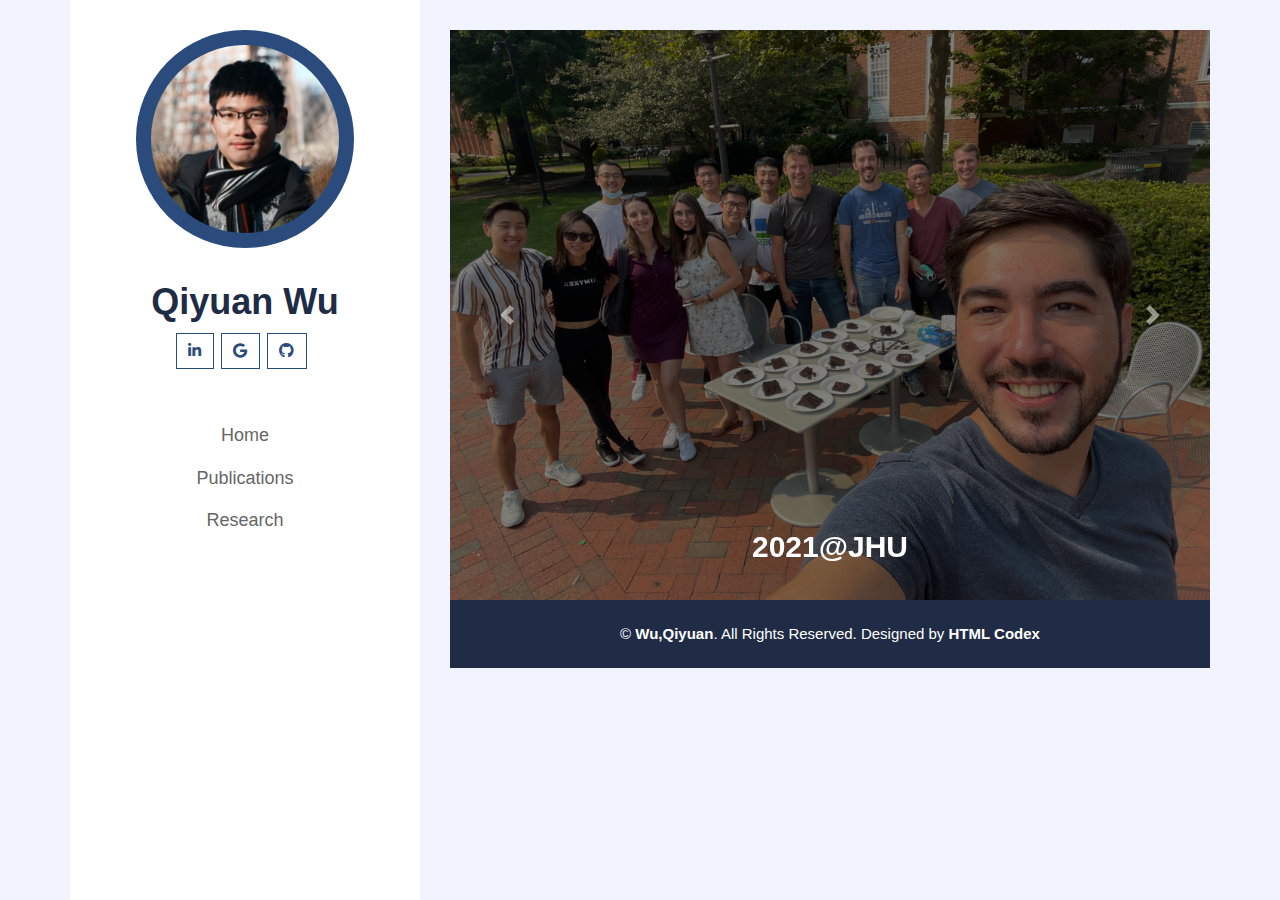
<file: index.html>
<!DOCTYPE html>
<html lang="en">
    <head>
        <meta charset="utf-8">
        <title> Qiyuan Personal Page</title>
        <meta content="width=device-width, initial-scale=1.0" name="viewport">
        <meta content="Qiyuan" name="keywords">
        <meta content="Qiyuan" name="description">

        <!-- Favicon -->
        <link href="img/favicon.ico" rel="icon">

        <!-- Google Fonts -->
        <link href="https://fonts.googleapis.com/css2?family=Open+Sans:300;400;600;700;800&display=swap" rel="stylesheet">

        <!-- Font Awesome -->
        <link href="https://cdnjs.cloudflare.com/ajax/libs/font-awesome/5.10.0/css/all.min.css" rel="stylesheet">

        <!-- Customized Bootstrap Stylesheet -->
        <link href="css/style.css" rel="stylesheet">
        
        <!-- W3 type -->
        <link rel="stylesheet" href="https://www.w3schools.com/w3css/4/w3.css">
        <link rel="stylesheet" href="https://cdnjs.cloudflare.com/ajax/libs/font-awesome/4.7.0/css/font-awesome.min.css">
    </head>

    <body>
        <div class="wrapper">
            <div class="sidebar">
                               
                <div class="sidebar-text d-flex flex-column h-100 justify-content-start text-center">
                    <img class="mx-auto d-block w-75 bg-primary img-fluid rounded-circle mb-4 p-3" src="img/profile.png" alt="Image">
                    <h1 class="font-weight-bold">Qiyuan Wu</h1>
                    <!--
                    <p class="mb-4">
                        <font size="+0.3">Student at the Johns Hopkins University</font>
                    </p>
                    -->
                    <div class="d-flex justify-content-center mb-5">
                        <!--
                        <a class="btn btn-outline-primary mr-2" href="#"><i class="fab fa-twitter"></i></a>
                        <a class="btn btn-outline-primary mr-2" href="#"><i class="fab fa-facebook-f"></i></a>
                        -->
                        <a class="btn btn-outline-primary mr-2" href="https://www.linkedin.com/in/qiyuan265/"><i class="fab fa-linkedin-in"></i></a>
                        <a class="btn btn-outline-primary mr-2" href="https://scholar.google.com/citations?hl=en&tzom=240&user=cr4F75YAAAAJ"><i class="fab fa-google"></i></a>
                        <a class="btn btn-outline-primary mr-2" href="https://github.com/wu-qiyuan"><i class="fab fa-github"></i></a>
                    </div>
                
                    <div class="d-block justify-content-center mb-5">
                        <a href="index.html" class="w3-bar-item w3-button"><font size="+1.3">Home</font></a><br>
                        <!-- <a href="about.html" class="w3-bar-item w3-button"><font size="+1.3">About</font></a><br> -->
                        <a href="publications.html" class="w3-bar-item w3-button"><font size="+1.3">Publications</font></a><br>
                        <a href="projects.html" class="nav-item nav-link"><font size="+1.3">Research</font></a>
                        <!--
                        <div class="nav-item dropdown">
                            <a href="#" class="nav-link dropdown-toggle" data-toggle="dropdown"><font size="+1.3">Projects</font></a>
                            <div class="dropdown-menu">
                                <a href="projects.html" class="dropdown-item"><font size="+1.3">Research</font></a>
                                <a href="posters.html" class="dropdown-item"><font size="+1.3">Playground</font></a>
                            </div>
                        </div>
                        -->
                    </div>
                </div>
                <div class="sidebar-icon d-flex flex-column h-100 justify-content-center text-right">
                    <i class="fas fa-2x fa-angle-double-right text-primary"></i>
                </div>
            </div>
            <div class="content">
                <!-- Navbar Start -->
                <!--
                <div class="container p-0">
                    <nav class="navbar navbar-expand-lg bg-secondary navbar-dark">
                        <a href="" class="navbar-brand d-block d-lg-none">Navigation</a>
                        <button type="button" class="navbar-toggler" data-toggle="collapse" data-target="#navbarCollapse">
                            <span class="navbar-toggler-icon"></span>
                        </button>
                        <div class="collapse navbar-collapse justify-content-between" id="navbarCollapse">
                            <div class="navbar-nav m-auto">
                                <a href="index.html" class="nav-item nav-link active">Home</a>
                                <a href="about.html" class="nav-item nav-link active">About</a>
                                <a href="publications.html" class="nav-item nav-link">Publications</a>
                                <a href="projects.html" class="nav-item nav-link">Research Projects</a>
                                <div class="nav-item dropdown">
                                    <a href="#" class="nav-link dropdown-toggle" data-toggle="dropdown">Projects</a>
                                    <div class="dropdown-menu">
                                        <a href="projects.html" class="dropdown-item">Research</a>
                                        <a href="posters.html" class="dropdown-item">Playground</a>
                                    </div>
                                </div>
                            </div>
                        </div>
                    </nav>
                </div>
                -->
                <!-- Navbar End -->
                
                <!-- Carousel Start -->
                <div class="container p-0">
                    <div id="blog-carousel" class="carousel slide" data-ride="carousel">
                        <div class="carousel-inner">
                            <div class="carousel-item active">
                                <img class="w-100" src="img/IMERSE_2021_photo.jpg" alt="Image">
                                <div class="carousel-caption d-flex flex-column align-items-center justify-content-end">
                                    <h2 class="mb-3 text-white font-weight-bold">2021@JHU</h2>
                                    <!--
                                    <div class="d-flex text-white">
                                        <small class="mr-2"><i class="fa fa-calendar-alt"></i> 01-Jan-2045</small>
                                        <small class="mr-2"><i class="fa fa-folder"></i> Web Design</small>
                                        <small class="mr-2"><i class="fa fa-comments"></i> 15 Comments</small>
                                    </div>
                                    <a href="" class="btn btn-lg btn-outline-light mt-4">Read More</a>
                                    -->
                                </div>
                            </div>
                            <div class="carousel-item">
                                <img class="w-100" src="img/ETRL_photo.jpg" alt="Image">
                                <div class="carousel-caption d-flex flex-column align-items-center justify-content-end">
                                    <h2 class="text-white font-weight-bold">2019@UIUC</h2>
                                    <!--
                                    <div class="d-flex">
                                        <small class="mr-2"><i class="fa fa-calendar-alt"></i> 01-Jan-2045</small>
                                        <small class="mr-2"><i class="fa fa-folder"></i> Web Design</small>
                                        <small class="mr-2"><i class="fa fa-comments"></i> 15 Comments</small>
                                    </div>
                                    <a href="" class="btn btn-lg btn-outline-light mt-4">Read More</a>
                                    -->
                                </div>
                            </div>
                            <div class="carousel-item">
                                <img class="w-100" src="img/SJTU_photo.jpg" alt="Image">
                                <div class="carousel-caption d-flex flex-column align-items-center justify-content-end">
                                    <h2 class="text-white font-weight-bold">2019@SJTU</h2>
                                    <!--
                                    <div class="d-flex">
                                        <small class="mr-2"><i class="fa fa-calendar-alt"></i> 01-Jan-2045</small>
                                        <small class="mr-2"><i class="fa fa-folder"></i> Web Design</small>
                                        <small class="mr-2"><i class="fa fa-comments"></i> 15 Comments</small>
                                    </div>
                                    <a href="" class="btn btn-lg btn-outline-light mt-4">Read More</a>
                                    -->
                                </div>
                            </div>
                        </div>
                        <a class="carousel-control-prev" href="#blog-carousel" data-slide="prev">
                            <span class="carousel-control-prev-icon"></span>
                        </a>
                        <a class="carousel-control-next" href="#blog-carousel" data-slide="next">
                            <span class="carousel-control-next-icon"></span>
                        </a>
                    </div>
                </div>
                <!-- Carousel End -->
                
                
                <!-- Blog List Start
                <div class="container bg-white pt-5">
                    <div class="row blog-item px-3 pb-5">
                        <div class="col-md-5">
                            <img class="img-fluid mb-4 mb-md-0" src="img/blog-1.jpg" alt="Image">
                        </div>
                        <div class="col-md-7">
                            <h3 class="mt-md-4 px-md-3 mb-2 py-2 bg-white font-weight-bold">Lorem ipsum dolor sit amet</h3>
                            <div class="d-flex mb-3">
                                <small class="mr-2 text-muted"><i class="fa fa-calendar-alt"></i> 01-Jan-2045</small>
                                <small class="mr-2 text-muted"><i class="fa fa-folder"></i> Web Design</small>
                                <small class="mr-2 text-muted"><i class="fa fa-comments"></i> 15 Comments</small>
                            </div>
                            <p>
                                Project1
                            </p>
                            <a class="btn btn-link p-0" href="">Read More <i class="fa fa-angle-right"></i></a>
                        </div>
                    </div>
                    <div class="row blog-item px-3 pb-5">
                        <div class="col-md-5">
                            <img class="img-fluid mb-4 mb-md-0" src="img/blog-2.jpg" alt="Image">
                        </div>
                        <div class="col-md-7">
                            <h3 class="mt-md-4 px-md-3 mb-2 py-2 bg-white font-weight-bold">Lorem ipsum dolor sit amet</h3>
                            <div class="d-flex mb-3">
                                <small class="mr-2 text-muted"><i class="fa fa-calendar-alt"></i> 01-Jan-2045</small>
                                <small class="mr-2 text-muted"><i class="fa fa-folder"></i> Web Design</small>
                                <small class="mr-2 text-muted"><i class="fa fa-comments"></i> 15 Comments</small>
                            </div>
                            <p>
                                Project2
                            </p>
                            <a class="btn btn-link p-0" href="">Read More <i class="fa fa-angle-right"></i></a>
                        </div>
                    </div>
                    <div class="row blog-item px-3 pb-5">
                        <div class="col-md-5">
                            <img class="img-fluid mb-4 mb-md-0" src="img/blog-3.jpg" alt="Image">
                        </div>
                        <div class="col-md-7">
                            <h3 class="mt-md-4 px-md-3 mb-2 py-2 bg-white font-weight-bold">Lorem ipsum dolor sit amet</h3>
                            <div class="d-flex mb-3">
                                <small class="mr-2 text-muted"><i class="fa fa-calendar-alt"></i> 01-Jan-2045</small>
                                <small class="mr-2 text-muted"><i class="fa fa-folder"></i> Web Design</small>
                                <small class="mr-2 text-muted"><i class="fa fa-comments"></i> 15 Comments</small>
                            </div>
                            <p>
                                Project2
                            </p>
                            <a class="btn btn-link p-0" href="">Read More <i class="fa fa-angle-right"></i></a>
                        </div>
                    </div>
                </div>
                Blog List End -->

                
                <!-- Subscribe Start
                <div class="container py-5 px-4 bg-secondary text-center">
                    <h1 class="text-white font-weight-bold">Subscribe My Newsletter</h1>
                    <p class="text-white">Subscribe and get my latest article in your inbox</p>
                    <form class="form-inline justify-content-center">
                        <div class="input-group">
                            <input type="text" class="form-control" placeholder="Your Email">
                            <div class="input-group-append">
                              <button class="btn btn-primary" type="submit">Subscribe</button>
                            </div>
                          </div>
                    </form>
                </div>
                Subscribe End -->
                
                
                <!-- Footer Start -->
                <div class="container py-4 bg-secondary text-center">
                    <p class="m-0 text-white">
                        &copy; <a class="text-white font-weight-bold" href="#">Wu,Qiyuan</a>. All Rights Reserved. Designed by <a class="text-white font-weight-bold" href="https://htmlcodex.com">HTML Codex</a>
                    </p>
                </div>
                <!-- Footer End -->
            </div>
        </div>
        
        <!-- Back to Top -->
        <a href="#" class="back-to-top"><i class="fa fa-angle-double-up"></i></a>
        
        <!-- JavaScript Libraries -->
        <script src="https://code.jquery.com/jquery-3.4.1.min.js"></script>
        <script src="https://stackpath.bootstrapcdn.com/bootstrap/4.4.1/js/bootstrap.bundle.min.js"></script>
        <script src="lib/easing/easing.min.js"></script>
        <script src="lib/waypoints/waypoints.min.js"></script>

        <!-- Contact Javascript File -->
        <script src="mail/jqBootstrapValidation.min.js"></script>
        <script src="mail/contact.js"></script>

        <!-- Template Javascript -->
        <script src="js/main.js"></script>
    </body>
</html>
</file>
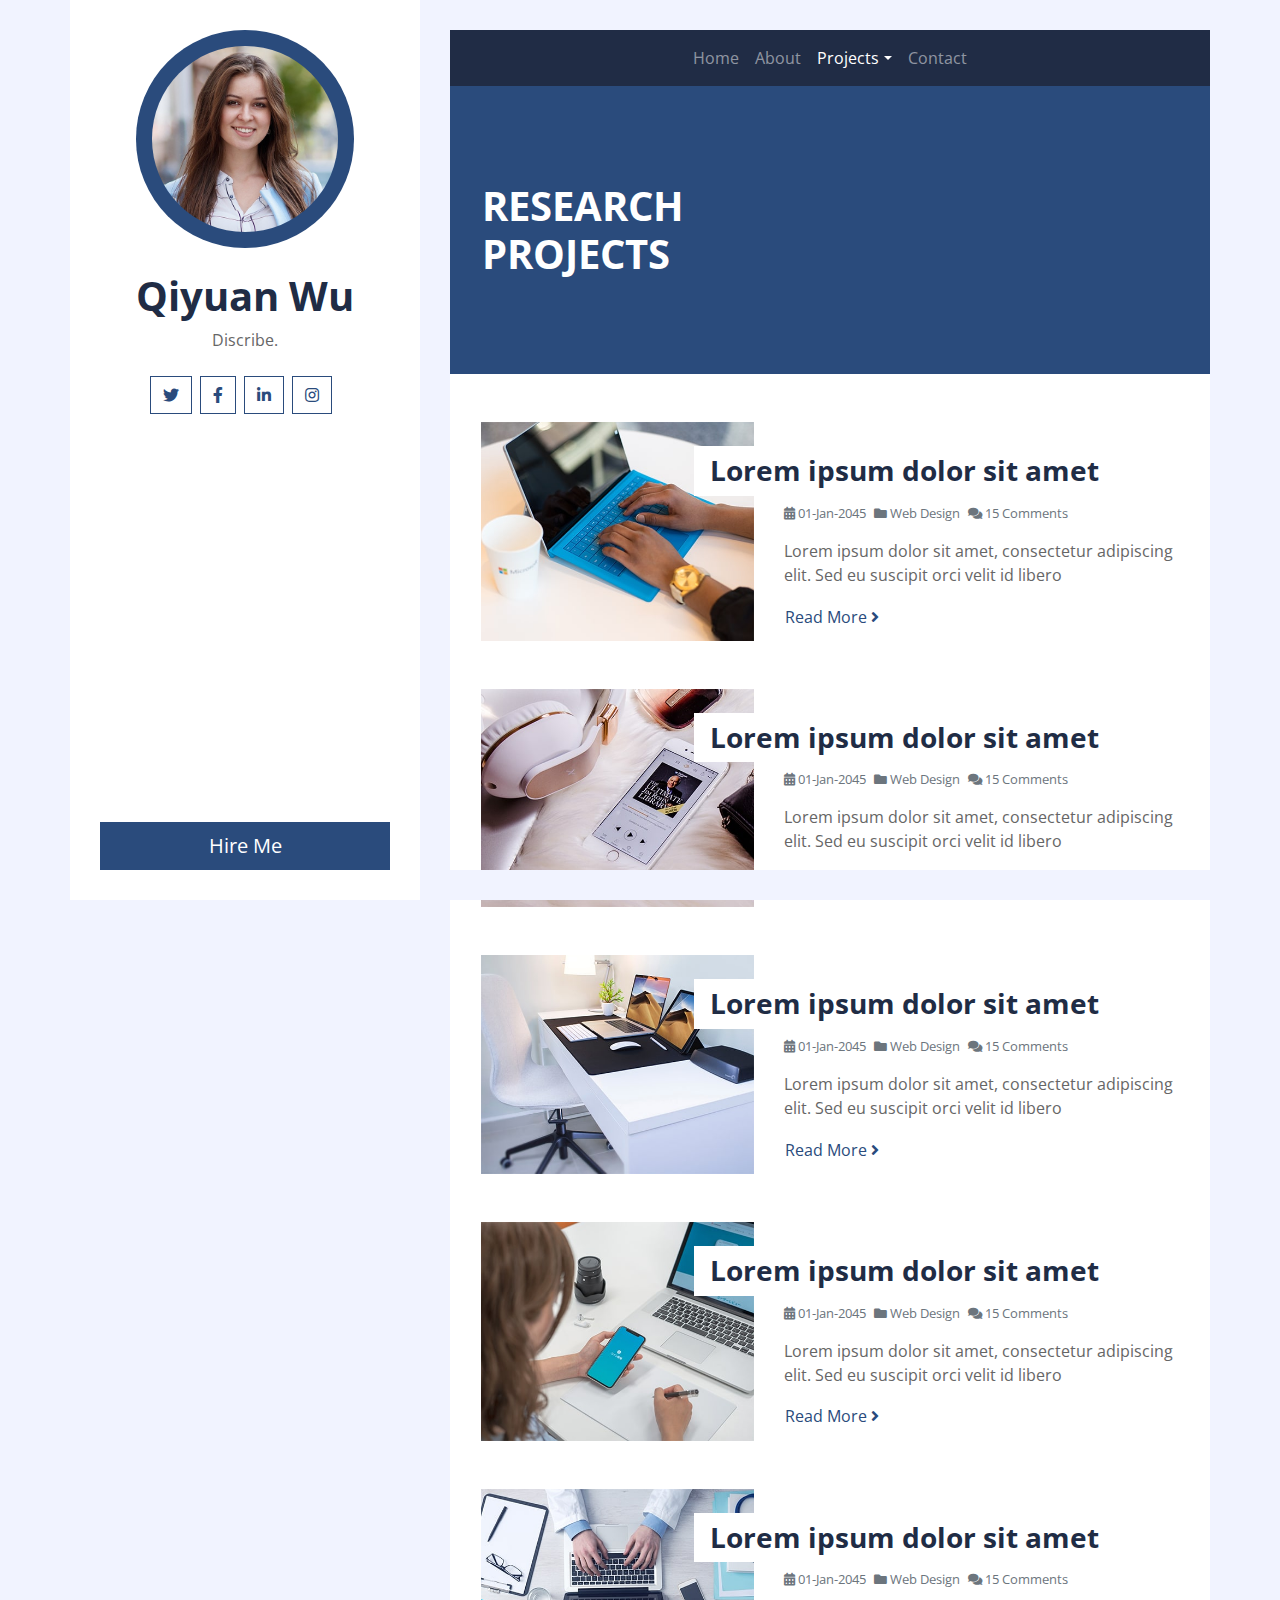
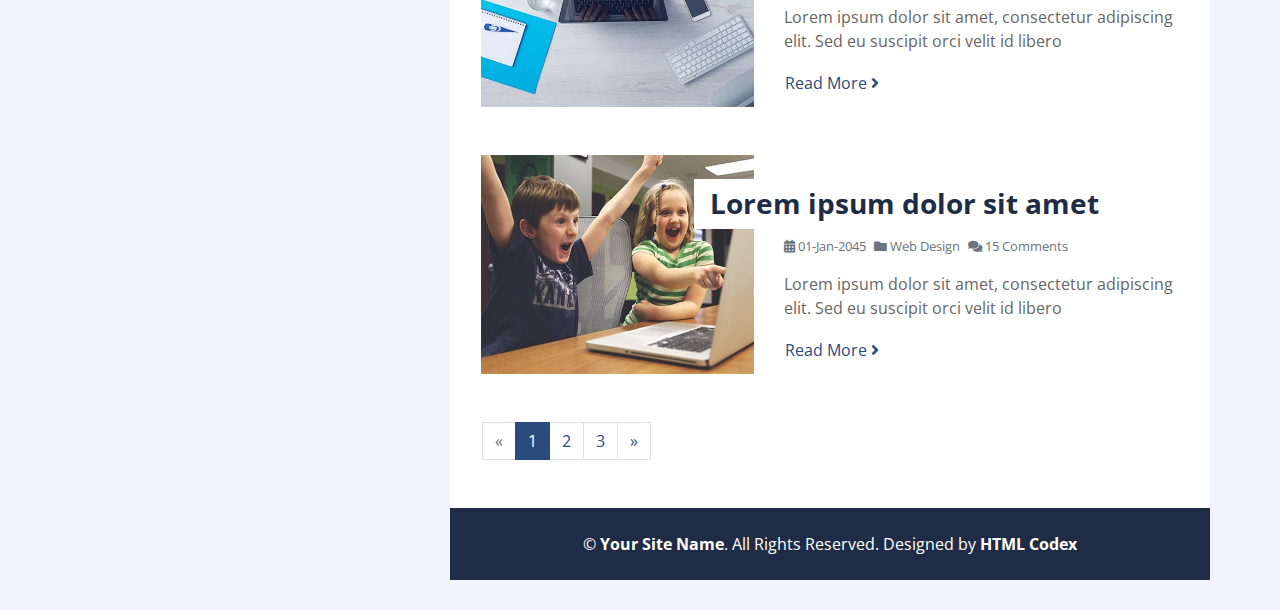
<file: blog.html>
<!DOCTYPE html>
<html lang="en">
    <head>
        <meta charset="utf-8">
        <title>Qiyuan's Personal Page</title>
        <meta content="width=device-width, initial-scale=1.0" name="viewport">
        <meta content="Qiyuan" name="keywords">
        <meta content="Qiyuan" name="description">

        <!-- Favicon -->
        <link href="img/favicon.ico" rel="icon">

        <!-- Google Fonts -->
        <link href="https://fonts.googleapis.com/css2?family=Open+Sans:300;400;600;700;800&display=swap" rel="stylesheet">

        <!-- Font Awesome -->
        <link href="https://cdnjs.cloudflare.com/ajax/libs/font-awesome/5.10.0/css/all.min.css" rel="stylesheet">

        <!-- Customized Bootstrap Stylesheet -->
        <link href="css/style.css" rel="stylesheet">
    </head>

<body>
    <div class="wrapper">
        <div class="sidebar">
            <div class="sidebar-text d-flex flex-column h-100 justify-content-center text-center">
                <img class="mx-auto d-block w-75 bg-primary img-fluid rounded-circle mb-4 p-3" src="img/profile.jpg" alt="Image">
                <h1 class="font-weight-bold">Qiyuan Wu</h1>
                <p class="mb-4">
                    Discribe.
                </p>
                <div class="d-flex justify-content-center mb-5">
                    <a class="btn btn-outline-primary mr-2" href="#"><i class="fab fa-twitter"></i></a>
                    <a class="btn btn-outline-primary mr-2" href="#"><i class="fab fa-facebook-f"></i></a>
                    <a class="btn btn-outline-primary mr-2" href="https://www.linkedin.com/in/qiyuan265/"><i class="fab fa-linkedin-in"></i></a>
                    <a class="btn btn-outline-primary mr-2" href="#"><i class="fab fa-instagram"></i></a>
                </div>
                <a href="" class="btn btn-lg btn-block btn-primary mt-auto">Hire Me</a>
            </div>
            <div class="sidebar-icon d-flex flex-column h-100 justify-content-center text-right">
                <i class="fas fa-2x fa-angle-double-right text-primary"></i>
            </div>
        </div>
        <div class="content">
            <!-- Navbar Start -->
            <div class="container p-0">
                <nav class="navbar navbar-expand-lg bg-secondary navbar-dark">
                    <a href="" class="navbar-brand d-block d-lg-none">Navigation</a>
                    <button type="button" class="navbar-toggler" data-toggle="collapse" data-target="#navbarCollapse">
                        <span class="navbar-toggler-icon"></span>
                    </button>
                    <div class="collapse navbar-collapse justify-content-between" id="navbarCollapse">
                        <div class="navbar-nav m-auto">
                            <a href="index.html" class="nav-item nav-link">Home</a>
                            <a href="about.html" class="nav-item nav-link">About</a>
                            <div class="nav-item dropdown">
                                <a href="#" class="nav-link dropdown-toggle active" data-toggle="dropdown">Projects</a>
                            </div>
                            <a href="contact.html" class="nav-item nav-link">Contact</a>
                        </div>
                    </div>
                </nav>
            </div>
            <!-- Navbar End -->

            <!-- Page Header Start -->
            <div class="container py-5 px-2 bg-primary">
                <div class="row py-5 px-4">
                    <div class="col-sm-6 text-center text-md-left">
                        <h1 class="mb-3 mb-md-0 text-white text-uppercase font-weight-bold">Research Projects</h1>
                    </div>
                    <!--
                    <div class="col-sm-6 text-center text-md-right">
                        <div class="d-inline-flex pt-2">
                            <h4 class="m-0 text-white"><a class="text-white" href="">Home</a></h4>
                            <h4 class="m-0 text-white px-2">/</h4>
                            <h4 class="m-0 text-white">My Blog</h4>
                        </div>
                    </div>
                    -->
                </div>
            </div>
            <!-- Page Header End -->
                
                
                <!-- Blog List Start -->
                <div class="container bg-white pt-5">
                    <div class="row blog-item px-3 pb-5">
                        <div class="col-md-5">
                            <img class="img-fluid mb-4 mb-md-0" src="img/blog-1.jpg" alt="Image">
                        </div>
                        <div class="col-md-7">
                            <h3 class="mt-md-4 px-md-3 mb-2 py-2 bg-white font-weight-bold">Lorem ipsum dolor sit amet</h3>
                            <div class="d-flex mb-3">
                                <small class="mr-2 text-muted"><i class="fa fa-calendar-alt"></i> 01-Jan-2045</small>
                                <small class="mr-2 text-muted"><i class="fa fa-folder"></i> Web Design</small>
                                <small class="mr-2 text-muted"><i class="fa fa-comments"></i> 15 Comments</small>
                            </div>
                            <p>
                                Lorem ipsum dolor sit amet, consectetur adipiscing elit. Sed eu suscipit orci velit id libero
                            </p>
                            <a class="btn btn-link p-0" href="">Read More <i class="fa fa-angle-right"></i></a>
                        </div>
                    </div>
                    <div class="row blog-item px-3 pb-5">
                        <div class="col-md-5">
                            <img class="img-fluid mb-4 mb-md-0" src="img/blog-2.jpg" alt="Image">
                        </div>
                        <div class="col-md-7">
                            <h3 class="mt-md-4 px-md-3 mb-2 py-2 bg-white font-weight-bold">Lorem ipsum dolor sit amet</h3>
                            <div class="d-flex mb-3">
                                <small class="mr-2 text-muted"><i class="fa fa-calendar-alt"></i> 01-Jan-2045</small>
                                <small class="mr-2 text-muted"><i class="fa fa-folder"></i> Web Design</small>
                                <small class="mr-2 text-muted"><i class="fa fa-comments"></i> 15 Comments</small>
                            </div>
                            <p>
                                Lorem ipsum dolor sit amet, consectetur adipiscing elit. Sed eu suscipit orci velit id libero
                            </p>
                            <a class="btn btn-link p-0" href="">Read More <i class="fa fa-angle-right"></i></a>
                        </div>
                    </div>
                    <div class="row blog-item px-3 pb-5">
                        <div class="col-md-5">
                            <img class="img-fluid mb-4 mb-md-0" src="img/blog-3.jpg" alt="Image">
                        </div>
                        <div class="col-md-7">
                            <h3 class="mt-md-4 px-md-3 mb-2 py-2 bg-white font-weight-bold">Lorem ipsum dolor sit amet</h3>
                            <div class="d-flex mb-3">
                                <small class="mr-2 text-muted"><i class="fa fa-calendar-alt"></i> 01-Jan-2045</small>
                                <small class="mr-2 text-muted"><i class="fa fa-folder"></i> Web Design</small>
                                <small class="mr-2 text-muted"><i class="fa fa-comments"></i> 15 Comments</small>
                            </div>
                            <p>
                                Lorem ipsum dolor sit amet, consectetur adipiscing elit. Sed eu suscipit orci velit id libero
                            </p>
                            <a class="btn btn-link p-0" href="">Read More <i class="fa fa-angle-right"></i></a>
                        </div>
                    </div>
                    <div class="row blog-item px-3 pb-5">
                        <div class="col-md-5">
                            <img class="img-fluid mb-4 mb-md-0" src="img/blog-4.jpg" alt="Image">
                        </div>
                        <div class="col-md-7">
                            <h3 class="mt-md-4 px-md-3 mb-2 py-2 bg-white font-weight-bold">Lorem ipsum dolor sit amet</h3>
                            <div class="d-flex mb-3">
                                <small class="mr-2 text-muted"><i class="fa fa-calendar-alt"></i> 01-Jan-2045</small>
                                <small class="mr-2 text-muted"><i class="fa fa-folder"></i> Web Design</small>
                                <small class="mr-2 text-muted"><i class="fa fa-comments"></i> 15 Comments</small>
                            </div>
                            <p>
                                Lorem ipsum dolor sit amet, consectetur adipiscing elit. Sed eu suscipit orci velit id libero
                            </p>
                            <a class="btn btn-link p-0" href="">Read More <i class="fa fa-angle-right"></i></a>
                        </div>
                    </div>
                    <div class="row blog-item px-3 pb-5">
                        <div class="col-md-5">
                            <img class="img-fluid mb-4 mb-md-0" src="img/blog-5.jpg" alt="Image">
                        </div>
                        <div class="col-md-7">
                            <h3 class="mt-md-4 px-md-3 mb-2 py-2 bg-white font-weight-bold">Lorem ipsum dolor sit amet</h3>
                            <div class="d-flex mb-3">
                                <small class="mr-2 text-muted"><i class="fa fa-calendar-alt"></i> 01-Jan-2045</small>
                                <small class="mr-2 text-muted"><i class="fa fa-folder"></i> Web Design</small>
                                <small class="mr-2 text-muted"><i class="fa fa-comments"></i> 15 Comments</small>
                            </div>
                            <p>
                                Lorem ipsum dolor sit amet, consectetur adipiscing elit. Sed eu suscipit orci velit id libero
                            </p>
                            <a class="btn btn-link p-0" href="">Read More <i class="fa fa-angle-right"></i></a>
                        </div>
                    </div>
                    <div class="row blog-item px-3 pb-5">
                        <div class="col-md-5">
                            <img class="img-fluid mb-4 mb-md-0" src="img/blog-6.jpg" alt="Image">
                        </div>
                        <div class="col-md-7">
                            <h3 class="mt-md-4 px-md-3 mb-2 py-2 bg-white font-weight-bold">Lorem ipsum dolor sit amet</h3>
                            <div class="d-flex mb-3">
                                <small class="mr-2 text-muted"><i class="fa fa-calendar-alt"></i> 01-Jan-2045</small>
                                <small class="mr-2 text-muted"><i class="fa fa-folder"></i> Web Design</small>
                                <small class="mr-2 text-muted"><i class="fa fa-comments"></i> 15 Comments</small>
                            </div>
                            <p>
                                Lorem ipsum dolor sit amet, consectetur adipiscing elit. Sed eu suscipit orci velit id libero
                            </p>
                            <a class="btn btn-link p-0" href="">Read More <i class="fa fa-angle-right"></i></a>
                        </div>
                    </div>
                    <div class="row px-3 pb-5">
                        <nav aria-label="Page navigation">
                          <ul class="pagination m-0 mx-3">
                            <li class="page-item disabled">
                              <a class="page-link" href="#" aria-label="Previous">
                                <span aria-hidden="true">&laquo;</span>
                                <span class="sr-only">Previous</span>
                              </a>
                            </li>
                            <li class="page-item active"><a class="page-link" href="#">1</a></li>
                            <li class="page-item"><a class="page-link" href="#">2</a></li>
                            <li class="page-item"><a class="page-link" href="#">3</a></li>
                            <li class="page-item">
                              <a class="page-link" href="#" aria-label="Next">
                                <span aria-hidden="true">&raquo;</span>
                                <span class="sr-only">Next</span>
                              </a>
                            </li>
                          </ul>
                        </nav>
                    </div>
                </div>
                <!-- Blog List End -->
                
                
                <!-- Footer Start -->
                <div class="container py-4 bg-secondary text-center">
                    <p class="m-0 text-white">
                        &copy; <a class="text-white font-weight-bold" href="#">Your Site Name</a>. All Rights Reserved. Designed by <a class="text-white font-weight-bold" href="https://htmlcodex.com">HTML Codex</a>
                    </p>
                </div>
                <!-- Footer End -->
            </div>
        </div>
        
        <!-- Back to Top -->
        <a href="#" class="back-to-top"><i class="fa fa-angle-double-up"></i></a>
        
        <!-- JavaScript Libraries -->
        <script src="https://code.jquery.com/jquery-3.4.1.min.js"></script>
        <script src="https://stackpath.bootstrapcdn.com/bootstrap/4.4.1/js/bootstrap.bundle.min.js"></script>
        <script src="lib/easing/easing.min.js"></script>
        <script src="lib/waypoints/waypoints.min.js"></script>

        <!-- Contact Javascript File -->
        <script src="mail/jqBootstrapValidation.min.js"></script>
        <script src="mail/contact.js"></script>

        <!-- Template Javascript -->
        <script src="js/main.js"></script>
    </body>
</html>
</file>
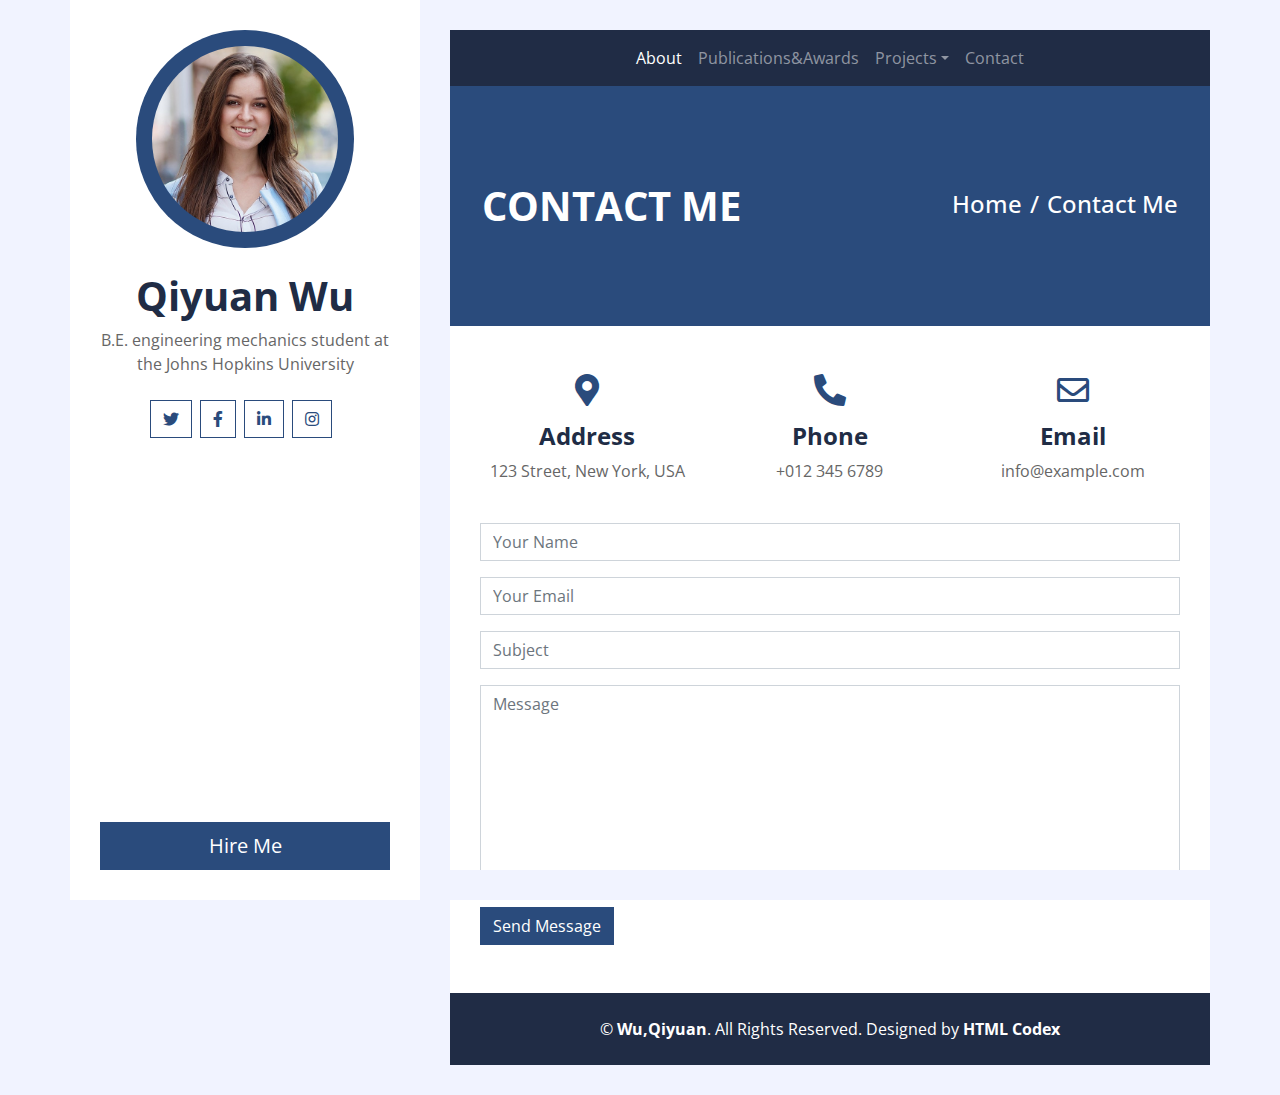
<file: contact.html>
<!DOCTYPE html>
<html lang="en">
    <head>
        <meta charset="utf-8">
        <title> Qiyuan Personal Page</title>
        <meta content="width=device-width, initial-scale=1.0" name="viewport">
        <meta content="Qiyuan" name="keywords">
        <meta content="Qiyuan" name="description">

        <!-- Favicon -->
        <link href="img/favicon.ico" rel="icon">

        <!-- Google Fonts -->
        <link href="https://fonts.googleapis.com/css2?family=Open+Sans:300;400;600;700;800&display=swap" rel="stylesheet">

        <!-- Font Awesome -->
        <link href="https://cdnjs.cloudflare.com/ajax/libs/font-awesome/5.10.0/css/all.min.css" rel="stylesheet">

        <!-- Customized Bootstrap Stylesheet -->
        <link href="css/style.css" rel="stylesheet">
    </head>

    <body>
        <div class="wrapper">
            <div class="sidebar">
                <div class="sidebar-text d-flex flex-column h-100 justify-content-center text-center">
                    <img class="mx-auto d-block w-75 bg-primary img-fluid rounded-circle mb-4 p-3" src="img/profile.jpg" alt="Image">
                    <h1 class="font-weight-bold">Qiyuan Wu</h1>
                    <p class="mb-4">
                        B.E. engineering mechanics
                        student at the Johns Hopkins University
                    </p>
                    <div class="d-flex justify-content-center mb-5">
                        <a class="btn btn-outline-primary mr-2" href="#"><i class="fab fa-twitter"></i></a>
                        <a class="btn btn-outline-primary mr-2" href="#"><i class="fab fa-facebook-f"></i></a>
                        <a class="btn btn-outline-primary mr-2" href="https://www.linkedin.com/in/qiyuan265/"><i class="fab fa-linkedin-in"></i></a>
                        <a class="btn btn-outline-primary mr-2" href="#"><i class="fab fa-instagram"></i></a>
                    </div>
                    <a href="" class="btn btn-lg btn-block btn-primary mt-auto">Hire Me</a>
                </div>
                <div class="sidebar-icon d-flex flex-column h-100 justify-content-center text-right">
                    <i class="fas fa-2x fa-angle-double-right text-primary"></i>
                </div>
            </div>
            <div class="content">
                <!-- Navbar Start -->
                <div class="container p-0">
                    <nav class="navbar navbar-expand-lg bg-secondary navbar-dark">
                        <a href="" class="navbar-brand d-block d-lg-none">Navigation</a>
                        <button type="button" class="navbar-toggler" data-toggle="collapse" data-target="#navbarCollapse">
                            <span class="navbar-toggler-icon"></span>
                        </button>
                        <div class="collapse navbar-collapse justify-content-between" id="navbarCollapse">
                            <div class="navbar-nav m-auto">
                                <a href="about.html" class="nav-item nav-link active">About</a>
                                <a href="publications.html" class="nav-item nav-link">Publications&Awards</a>
                                <div class="nav-item dropdown">
                                    <a href="#" class="nav-link dropdown-toggle" data-toggle="dropdown">Projects</a>
                                    <div class="dropdown-menu">
                                        <a href="projects.html" class="dropdown-item">Research</a>
                                        <a href="single.html" class="dropdown-item">Playground</a>
                                    </div>
                                </div>
                                <a href="contact.html" class="nav-item nav-link">Contact</a>
                            </div>
                        </div>
                    </nav>
                </div>
                <!-- Navbar End -->
                
            <!-- Page Header Start -->
            <div class="container py-5 px-2 bg-primary">
                <div class="row py-5 px-4">
                    <div class="col-sm-6 text-center text-md-left">
                        <h1 class="mb-3 mb-md-0 text-white text-uppercase font-weight-bold">Contact Me</h1>
                    </div>
                    <div class="col-sm-6 text-center text-md-right">
                        <div class="d-inline-flex pt-2">
                            <h4 class="m-0 text-white"><a class="text-white" href="">Home</a></h4>
                            <h4 class="m-0 text-white px-2">/</h4>
                            <h4 class="m-0 text-white">Contact Me</h4>
                        </div>
                    </div>
                </div>
            </div>
            <!-- Page Header End -->


            <!-- Contact Start -->
            <div class="container bg-white pt-5">
                <div class="row px-3 pb-2">
                    <div class="col-sm-4 text-center mb-3">
                        <i class="fa fa-2x fa-map-marker-alt mb-3 text-primary"></i>
                        <h4 class="font-weight-bold">Address</h4>
                        <p>123 Street, New York, USA</p>
                    </div>
                    <div class="col-sm-4 text-center mb-3">
                        <i class="fa fa-2x fa-phone-alt mb-3 text-primary"></i>
                        <h4 class="font-weight-bold">Phone</h4>
                        <p>+012 345 6789</p>
                    </div>
                    <div class="col-sm-4 text-center mb-3">
                        <i class="far fa-2x fa-envelope mb-3 text-primary"></i>
                        <h4 class="font-weight-bold">Email</h4>
                        <p>info@example.com</p>
                    </div>
                </div>
                <div class="col-md-12 pb-5">
                    <div class="contact-form">
                        <div id="success"></div>
                        <form name="sentMessage" id="contactForm" novalidate="novalidate">
                            <div class="control-group">
                                <input type="text" class="form-control" id="name" placeholder="Your Name" required="required" data-validation-required-message="Please enter your name" />
                                <p class="help-block text-danger"></p>
                            </div>
                            <div class="control-group">
                                <input type="email" class="form-control" id="email" placeholder="Your Email" required="required" data-validation-required-message="Please enter your email" />
                                <p class="help-block text-danger"></p>
                            </div>
                            <div class="control-group">
                                <input type="text" class="form-control" id="subject" placeholder="Subject" required="required" data-validation-required-message="Please enter a subject" />
                                <p class="help-block text-danger"></p>
                            </div>
                            <div class="control-group">
                                <textarea class="form-control" rows="8" id="message" placeholder="Message" required="required" data-validation-required-message="Please enter your message"></textarea>
                                <p class="help-block text-danger"></p>
                            </div>
                            <div>
                                <button class="btn btn-primary" type="submit" id="sendMessageButton">Send Message</button>
                            </div>
                        </form>
                    </div>
                </div>
            </div>
            <!-- Contact End -->


            <!-- Footer Start -->
            <div class="container py-4 bg-secondary text-center">
                <p class="m-0 text-white">
                    &copy; <a class="text-white font-weight-bold" href="#">Wu,Qiyuan</a>. All Rights Reserved. Designed by <a class="text-white font-weight-bold" href="https://htmlcodex.com">HTML Codex</a>
                </p>
            </div>
            <!-- Footer End -->
        </div>
    </div>

    <!-- Back to Top -->
    <a href="#" class="back-to-top"><i class="fa fa-angle-double-up"></i></a>

    <!-- JavaScript Libraries -->
    <script src="https://code.jquery.com/jquery-3.4.1.min.js"></script>
    <script src="https://stackpath.bootstrapcdn.com/bootstrap/4.4.1/js/bootstrap.bundle.min.js"></script>
    <script src="lib/easing/easing.min.js"></script>
    <script src="lib/waypoints/waypoints.min.js"></script>

    <!-- Contact Javascript File -->
    <script src="mail/jqBootstrapValidation.min.js"></script>
    <script src="mail/contact.js"></script>

    <!-- Template Javascript -->
    <script src="js/main.js"></script>
</body>

</html>
</file>
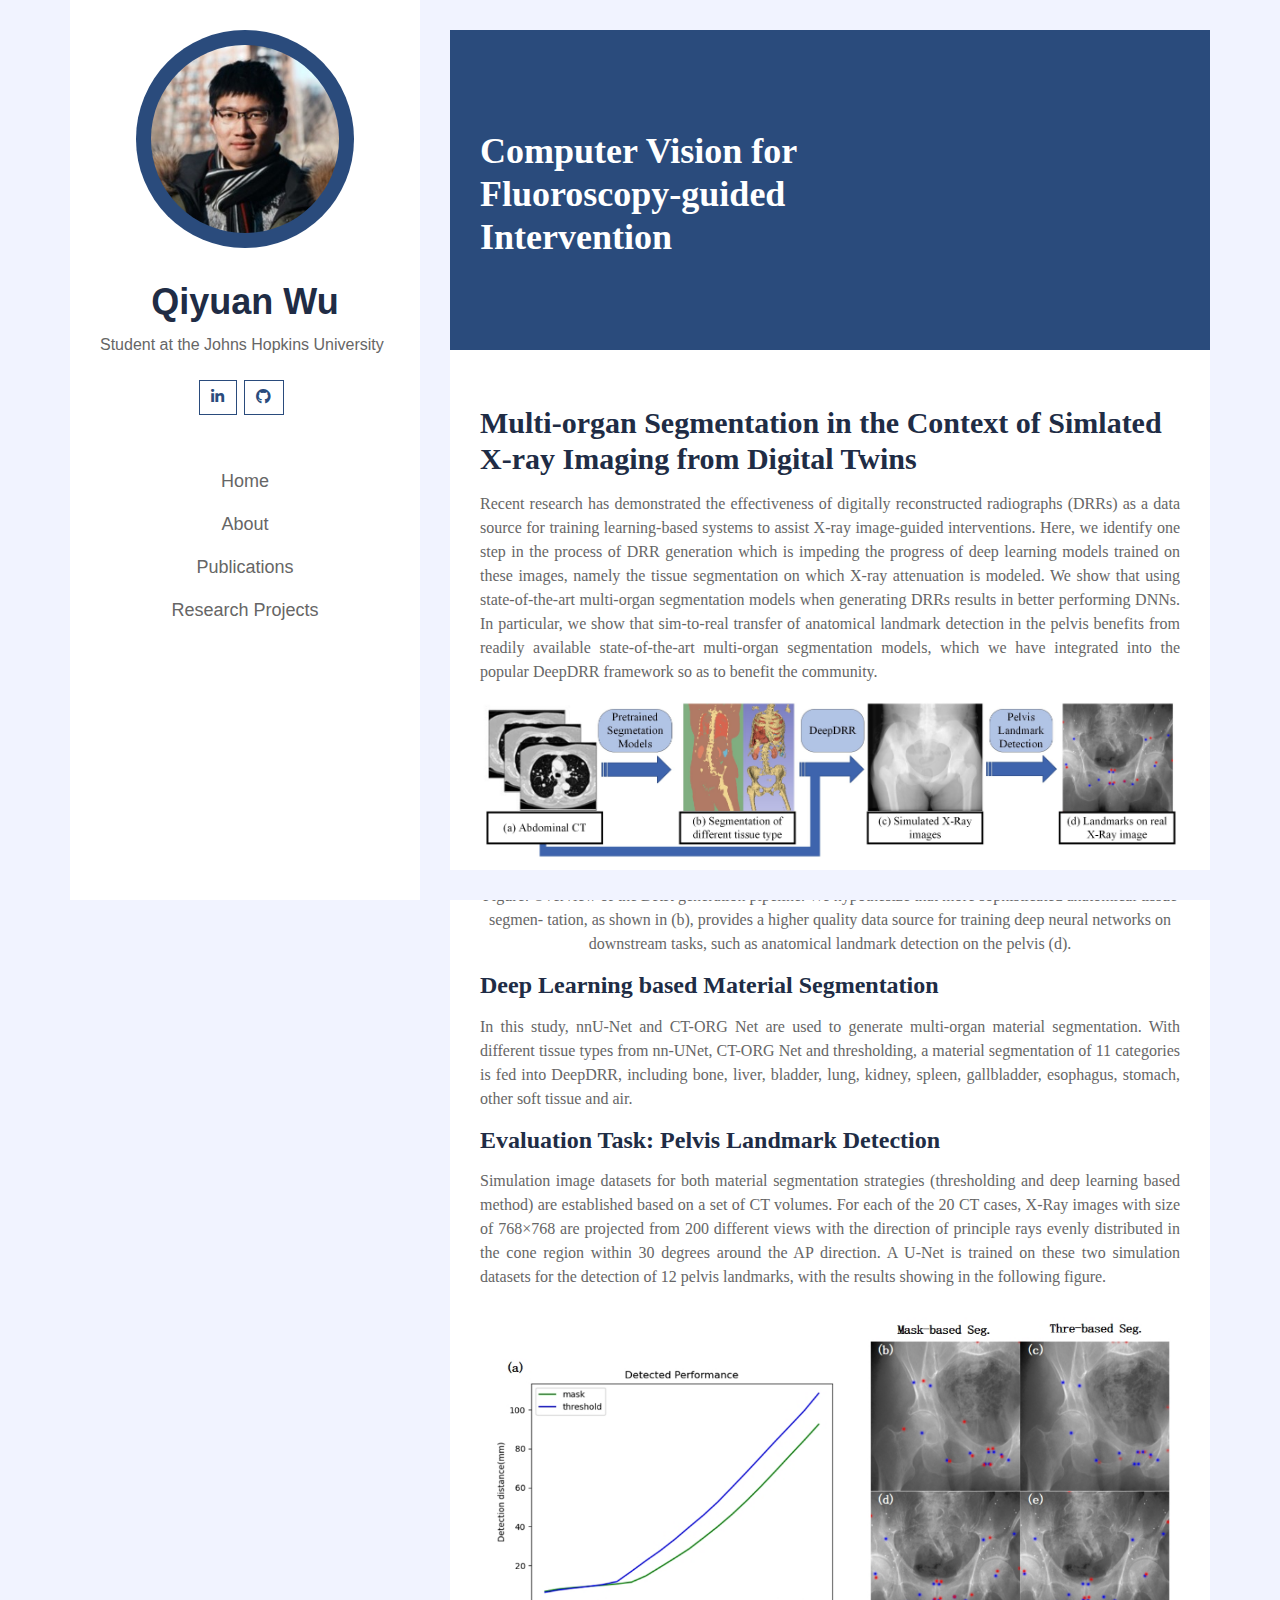
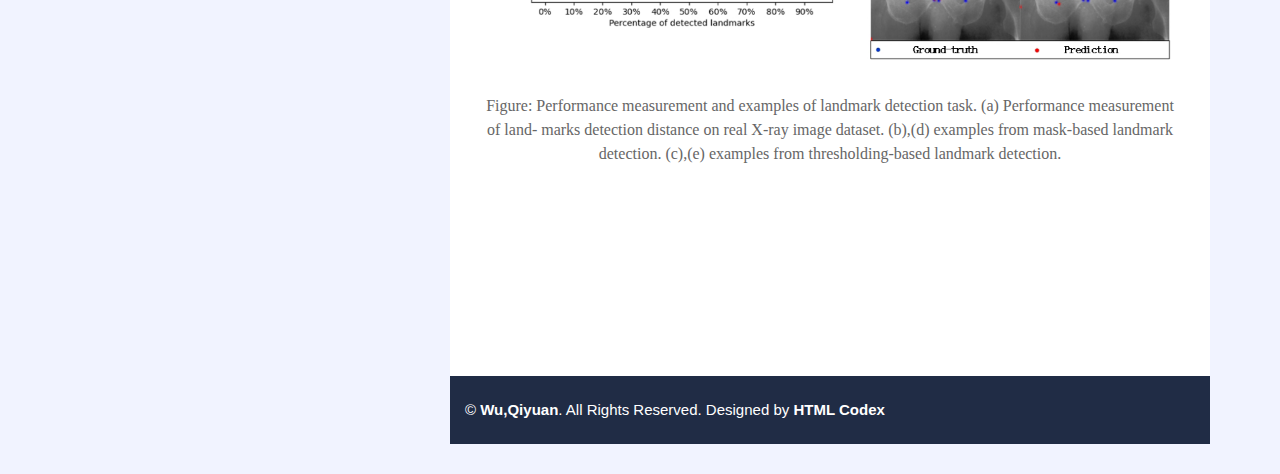
<file: deepdrr.html>
<!DOCTYPE html>
<html lang="en">
    <head>
        <meta charset="utf-8">
        <title> Qiyuan Personal Page</title>
        <meta content="width=device-width, initial-scale=1.0" name="viewport">
        <meta content="Qiyuan" name="keywords">
        <meta content="Qiyuan" name="description">
        <style>
            p{text-align: justify;}
        </style>
        <!-- Favicon -->
        <link href="img/favicon.ico" rel="icon">

        <!-- Google Fonts -->
        <link href="https://fonts.googleapis.com/css2?family=Open+Sans:300;400;600;700;800&display=swap" rel="stylesheet">

        <!-- Font Awesome -->
        <link href="https://cdnjs.cloudflare.com/ajax/libs/font-awesome/5.10.0/css/all.min.css" rel="stylesheet">

        <!-- Customized Bootstrap Stylesheet -->
        <link href="css/style.css" rel="stylesheet">
        
        <!-- W3 type -->
        <link rel="stylesheet" href="https://www.w3schools.com/w3css/4/w3.css">
        <link rel="stylesheet" href="https://cdnjs.cloudflare.com/ajax/libs/font-awesome/4.7.0/css/font-awesome.min.css">
    </head>

<body>
    <div class="wrapper">
        <div class="sidebar">
                <div class="sidebar-text d-flex flex-column h-100 justify-content-start text-center">
                    <img class="mx-auto d-block w-75 bg-primary img-fluid rounded-circle mb-4 p-3" src="img/profile.png" alt="Image">
                    <h1 class="font-weight-bold">Qiyuan Wu</h1>
                    <p class="mb-4">
                        <font size="+0.3">Student at the Johns Hopkins University</font>
                    </p>
                    <div class="d-flex justify-content-center mb-5">
                        <a class="btn btn-outline-primary mr-2" href="https://www.linkedin.com/in/qiyuan265/"><i class="fab fa-linkedin-in"></i></a>
                        <a class="btn btn-outline-primary mr-2" href="https://github.com/wu-qiyuan"><i class="fab fa-github"></i></a>
                    </div>
                    <div class="d-block justify-content-center mb-5">
                        <a href="index.html" class="w3-bar-item w3-button"><font size="+1.3">Home</font></a><br>
                        <a href="about.html" class="w3-bar-item w3-button"><font size="+1.3">About</font></a><br>
                        <a href="publications.html" class="w3-bar-item w3-button"><font size="+1.3">Publications</font></a><br>
                        <a href="projects.html" class="w3-bar-item w3-button"><font size="+1.3">Research Projects</font></a><br>
                        <!--
                        <div class="nav-item dropdown">
                            <a href="#" class="nav-link dropdown-toggle" data-toggle="dropdown"><font size="+1.3">Projects</font></a>
                            <div class="dropdown-menu">
                                <a href="projects.html" class="dropdown-item"><font size="+1.3">Research</font></a>
                                <a href="posters.html" class="dropdown-item"><font size="+1.3">Playground</font></a>
                            </div>
                        </div>
                        -->
                    </div>
                </div>
                <div class="sidebar-icon d-flex flex-column h-100 justify-content-center text-right">
                    <i class="fas fa-2x fa-angle-double-right text-primary"></i>
                </div>
        </div>
        <div class="content">
            <!-- Page Header Start -->
            <div class="container py-5 px-2 bg-primary">
                <div class="row py-5 px-4">
                    <div class="col-sm-6 text-center text-md-left">
                        <h1 class="mb-3 mb-md-0 text-white font-weight-bold" style="font-family: Candara">Computer Vision for Fluoroscopy-guided Intervention</h1>
                    </div>
                </div>
            </div>
            <!-- Page Header End -->

            <!-- Blog Detail Start -->
            <div class="container py-5 px-2 bg-white">
                <div class="row px-4">
                    <div class="col-12">
                        <h2 class="mb-3 font-weight-bold" style="font-family: Optima">Multi-organ Segmentation in the Context of Simlated X-ray Imaging from Digital Twins</h2>
                        <p style="font-family: Times"><font size="+0.7">
                            Recent research has demonstrated the effectiveness of digitally reconstructed radiographs (DRRs) as a data source for training learning-based systems to assist X-ray image-guided interventions.
                            Here, we identify one step in the process of DRR generation which is impeding the progress of deep learning models trained on these images, namely the tissue segmentation on which X-ray attenuation is modeled. 
                            We show that using state-of-the-art multi-organ segmentation models when generating DRRs results in better performing DNNs. 
                            In particular, we show that sim-to-real transfer of anatomical landmark detection in the pelvis benefits from readily available state-of-the-art multi-organ segmentation models, which we have integrated into the popular DeepDRR framework so as to benefit the community.
                            </font></p>
                        <img class="img-fluid mb-4" src="img/drr_schematic.jpeg" alt="Image">
                        <p style="font-family: Times; text-align:center"><font size="+0.4">
                            Figure: Overview of the DRR generation pipeline. We hypothesize that more sophisticated anatomical tissue segmen-
                            tation, as shown in (b), provides a higher quality data source for training deep neural networks on downstream tasks,
                            such as anatomical landmark detection on the pelvis (d).
                            </font><br></p>
                        <h3 class="mb-3 font-weight-bold" style="font-family: Optima">Deep Learning based Material Segmentation</h3>
                        <p style="font-family: Times"><font size="+0.7">
                            In this study, nnU-Net and CT-ORG Net are used to generate multi-organ material segmentation. 
                            With different tissue types from nn-UNet, CT-ORG Net and thresholding, a material segmentation of 11 categories is fed into DeepDRR, including bone, liver, bladder, lung, kidney, spleen, gallbladder, esophagus, stomach, other soft tissue and air. 
                            </font></p>
                        <h3 class="mb-3 font-weight-bold" style="font-family: Optima">Evaluation Task: Pelvis Landmark Detection</h3>
                        <p style="font-family: Times"><font size="+0.7">
                            Simulation image datasets for both material segmentation strategies (thresholding and deep learning based method) are established based on a set of CT volumes.
                            For each of the 20 CT cases, X-Ray images with size of 768×768 are projected from 200 different views with the direction of principle rays evenly distributed in the cone region within 30 degrees around the AP direction.
                            A U-Net is trained on these two simulation datasets for the detection of 12 pelvis landmarks, with the results showing in the following figure.
                            </font></p>
                        <img class="img-fluid mb-4" src="img/drr_result.png" alt="Image">
                        <p style="font-family: Times; text-align:center"><font size="+0.4">
                            Figure: Performance measurement and examples of landmark detection task. (a) Performance measurement of land-
                            marks detection distance on real X-ray image dataset. (b),(d) examples from mask-based landmark detection. (c),(e)
                            examples from thresholding-based landmark detection.
                            </font><br></p>
                        <p><br><br><br><br><br><br></p>
                    </div>
                </div>
                <!--
                <div class="row px-4">
                    <div class="col-12">
                        <h2 class="mb-3 font-weight-bold" style="font-family: Optima">Tool path planning using pointNet</h2>
                        <img class="img-fluid mb-4" src="img/Sphyg00.jpg" alt="Image">
                        <h3 class="mb-3 font-weight-bold" style="font-family: Optima">sub</h3>
                        <img class="w-50 float-left mr-4 mb-3" src="img/MVF2.jpg" alt="Image">
                        <p><br><br><br><br><br><br></p>
                    </div>
                </div>
                -->
                <div class="row px-4">
                    <!-- boxed key words
                    <div class="col-12 py-4">
                        <a href="" class="btn btn-sm btn-outline-primary mb-1">Lorem</a>
                        <a href="" class="btn btn-sm btn-outline-primary mb-1">Lorem</a>
                        <a href="" class="btn btn-sm btn-outline-primary mb-1">Lorem</a>
                        <a href="" class="btn btn-sm btn-outline-primary mb-1">Lorem</a>
                        <a href="" class="btn btn-sm btn-outline-primary mb-1">Lorem</a>
                        <a href="" class="btn btn-sm btn-outline-primary mb-1">Lorem</a>
                        <a href="" class="btn btn-sm btn-outline-primary mb-1">Lorem</a>
                    </div>
                    -->
                </div>
            </div>
            <!-- Blog Detail End -->
                
            <!-- Footer Start -->
            <div class="container py-4 bg-secondary text-center">
                <p class="m-0 text-white">
                    &copy; <a class="text-white font-weight-bold" href="#">Wu,Qiyuan</a>. All Rights Reserved. Designed by <a class="text-white font-weight-bold" href="https://htmlcodex.com">HTML Codex</a>
                </p>
            </div>
            <!-- Footer End -->
        </div>
    </div>
        
    <!-- Back to Top -->
    <a href="#" class="back-to-top"><i class="fa fa-angle-double-up"></i></a>
    
    <!-- JavaScript Libraries -->
    <script src="https://code.jquery.com/jquery-3.4.1.min.js"></script>
    <script src="https://stackpath.bootstrapcdn.com/bootstrap/4.4.1/js/bootstrap.bundle.min.js"></script>
    <script src="lib/easing/easing.min.js"></script>
    <script src="lib/waypoints/waypoints.min.js"></script>

    <!-- Contact Javascript File -->
    <script src="mail/jqBootstrapValidation.min.js"></script>
    <script src="mail/contact.js"></script>

    <!-- Template Javascript -->
    <script src="js/main.js"></script>
</body>
</html>
</file>
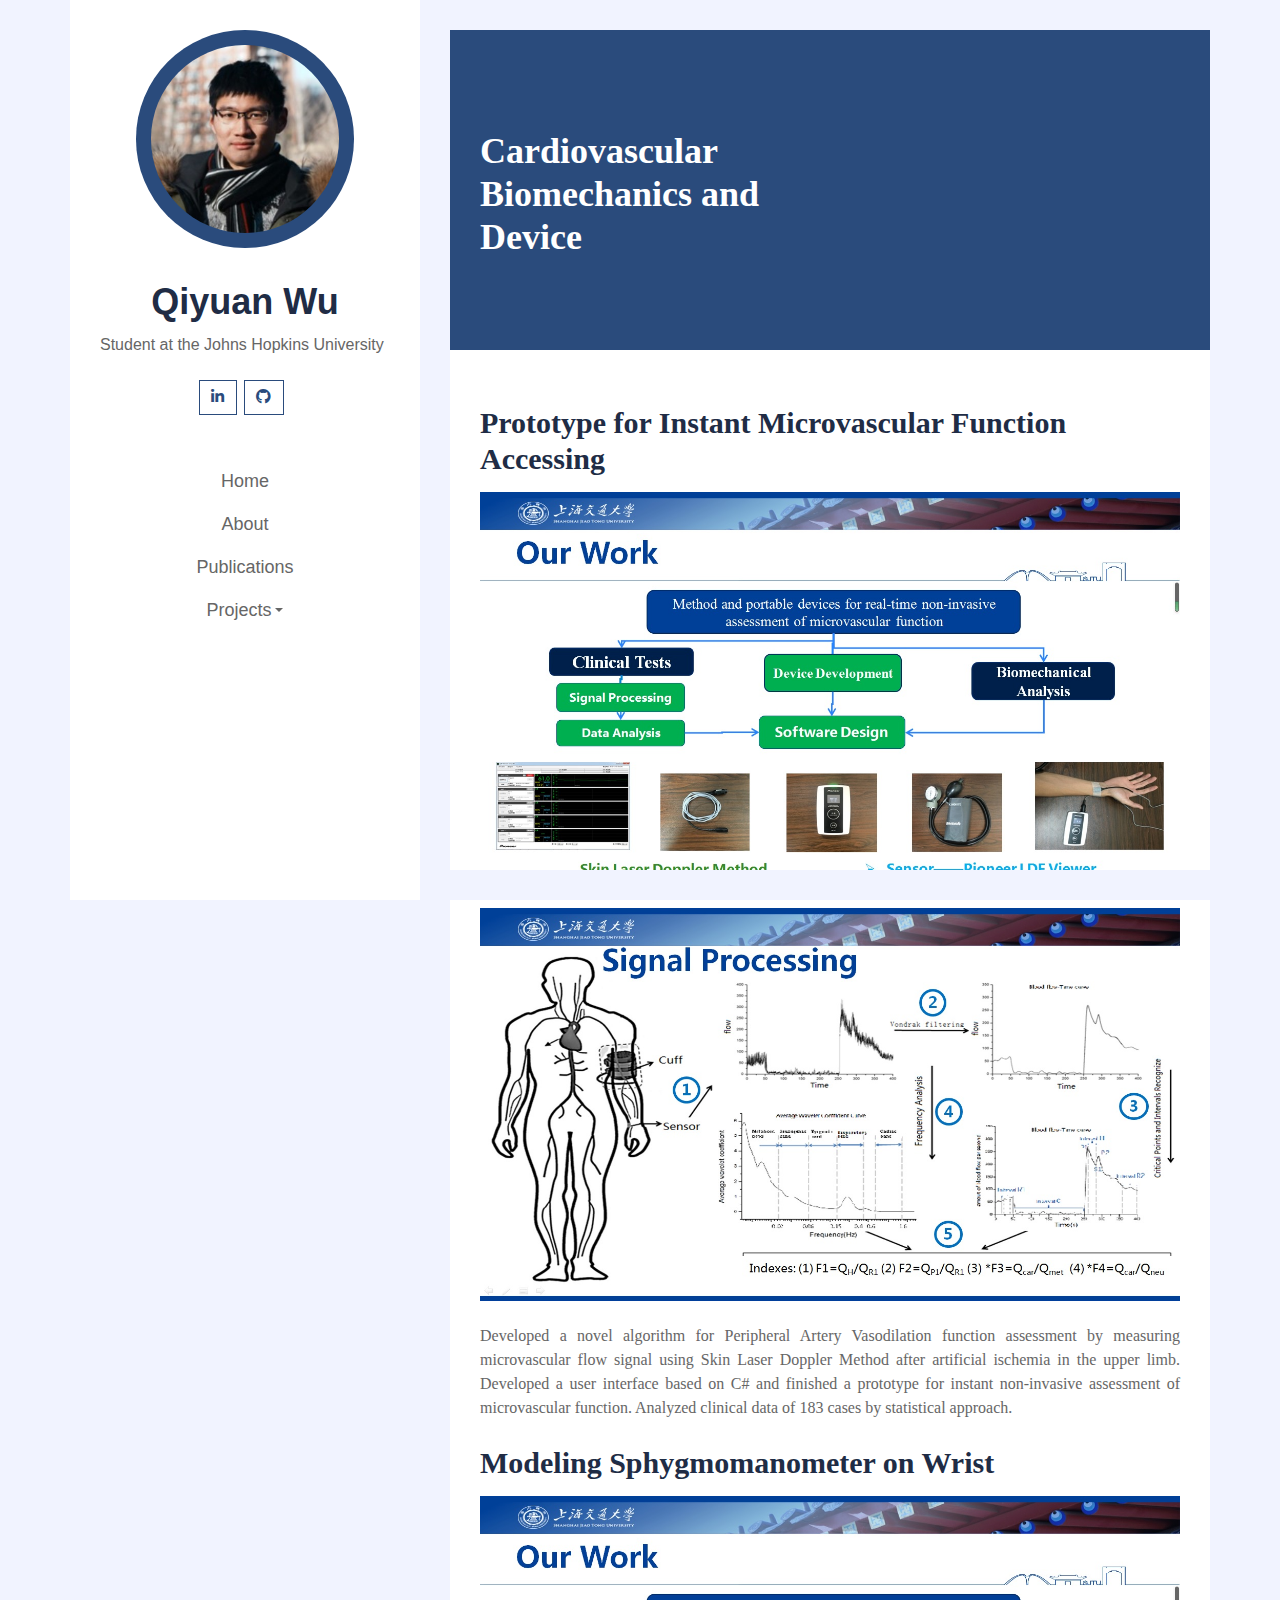
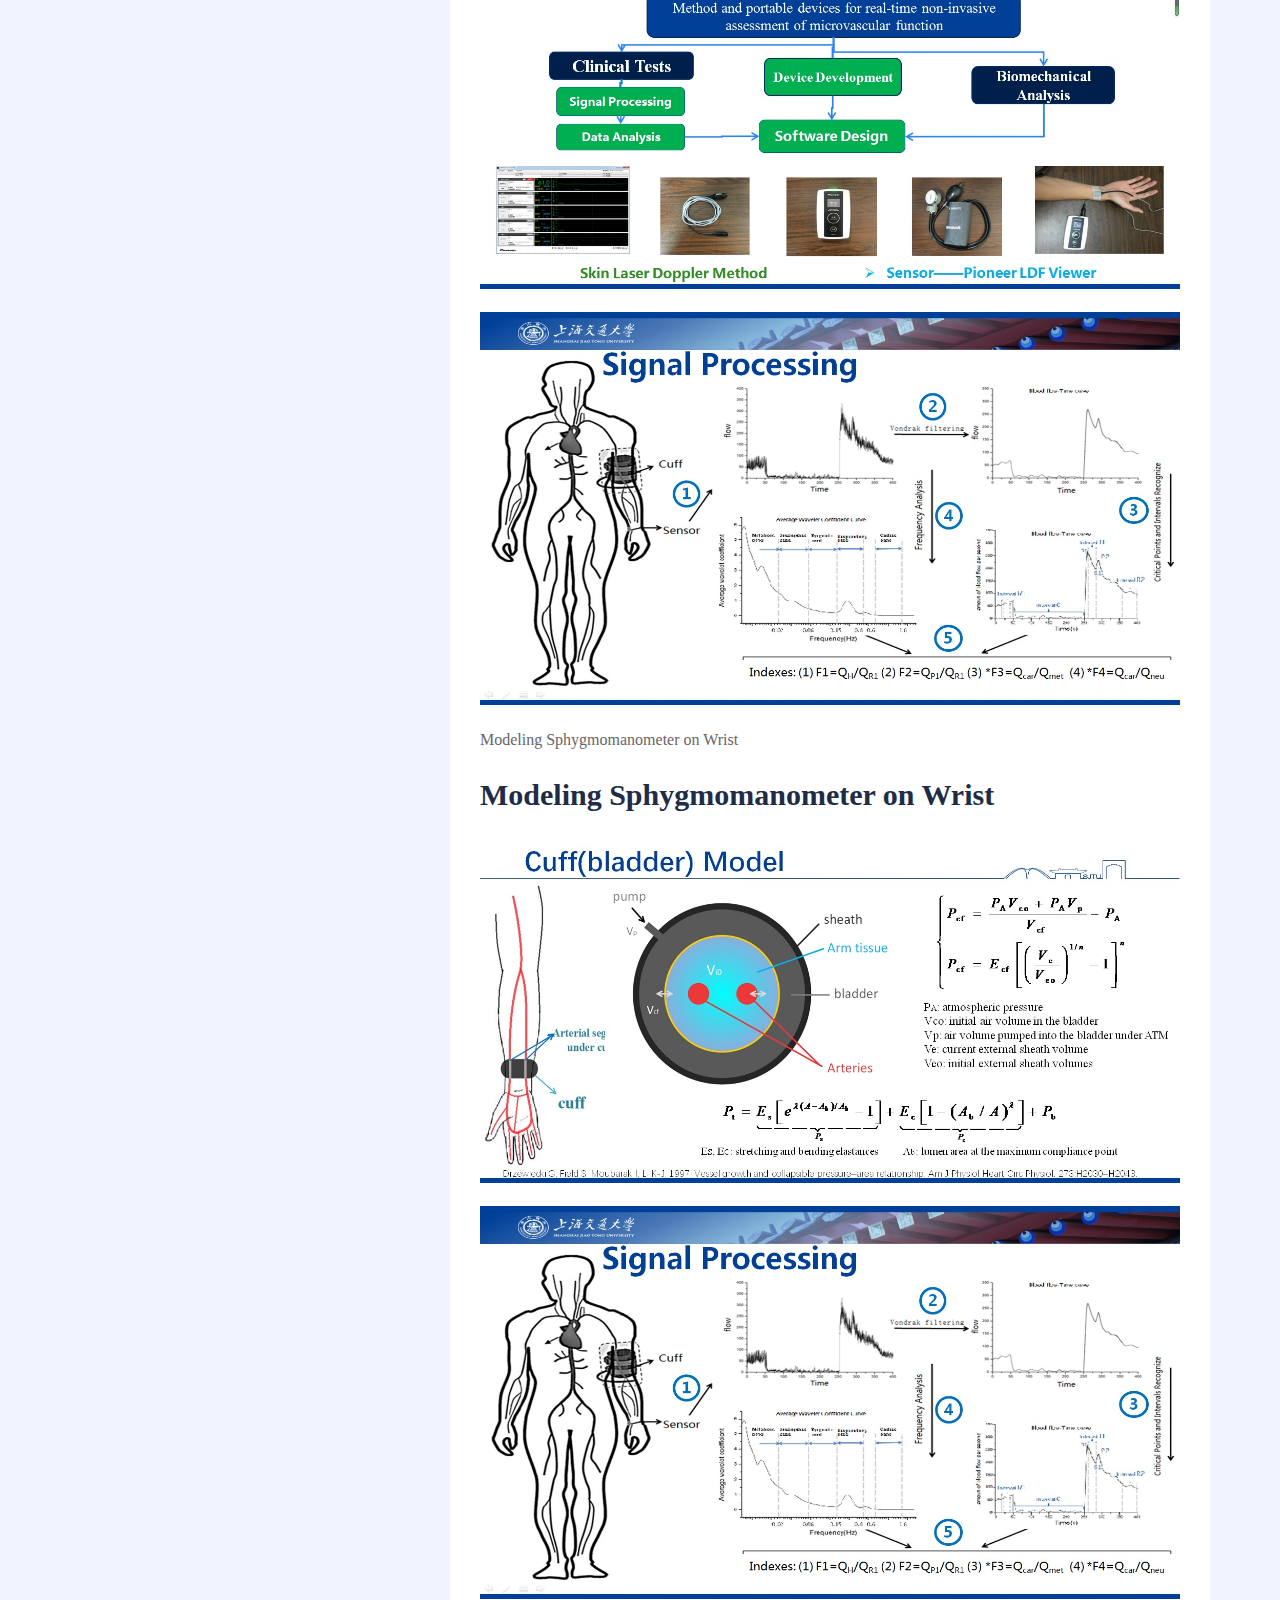
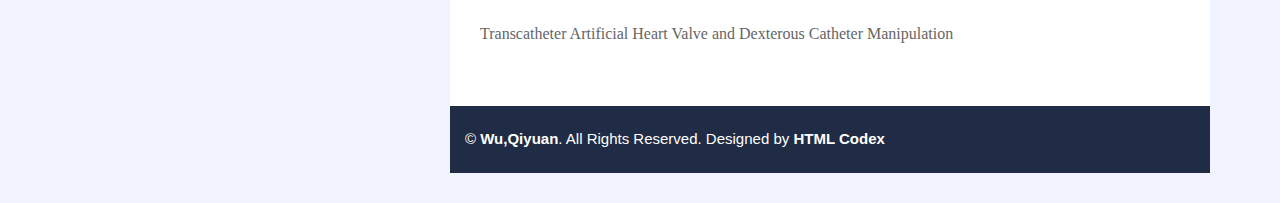
<file: microvascular.html>
<!DOCTYPE html>
<html lang="en">
    <head>
        <meta charset="utf-8">
        <title> Qiyuan Personal Page</title>
        <meta content="width=device-width, initial-scale=1.0" name="viewport">
        <meta content="Qiyuan" name="keywords">
        <meta content="Qiyuan" name="description">
        <style>
            p{text-align: justify;}
        </style>
        <!-- Favicon -->
        <link href="img/favicon.ico" rel="icon">

        <!-- Google Fonts -->
        <link href="https://fonts.googleapis.com/css2?family=Open+Sans:300;400;600;700;800&display=swap" rel="stylesheet">

        <!-- Font Awesome -->
        <link href="https://cdnjs.cloudflare.com/ajax/libs/font-awesome/5.10.0/css/all.min.css" rel="stylesheet">

        <!-- Customized Bootstrap Stylesheet -->
        <link href="css/style.css" rel="stylesheet">
        
        <!-- W3 type -->
        <link rel="stylesheet" href="https://www.w3schools.com/w3css/4/w3.css">
        <link rel="stylesheet" href="https://cdnjs.cloudflare.com/ajax/libs/font-awesome/4.7.0/css/font-awesome.min.css">
    </head>

<body>
    <div class="wrapper">
        <div class="sidebar">
                <div class="sidebar-text d-flex flex-column h-100 justify-content-start text-center">
                    <img class="mx-auto d-block w-75 bg-primary img-fluid rounded-circle mb-4 p-3" src="img/profile.png" alt="Image">
                    <h1 class="font-weight-bold">Qiyuan Wu</h1>
                    <p class="mb-4">
                        <font size="+0.3">Student at the Johns Hopkins University</font>
                    </p>
                    <div class="d-flex justify-content-center mb-5">
                        <a class="btn btn-outline-primary mr-2" href="https://www.linkedin.com/in/qiyuan265/"><i class="fab fa-linkedin-in"></i></a>
                        <a class="btn btn-outline-primary mr-2" href="https://github.com/wu-qiyuan"><i class="fab fa-github"></i></a>
                    </div>
                    <div class="d-block justify-content-center mb-5">
                        <a href="index.html" class="w3-bar-item w3-button"><font size="+1.3">Home</font></a><br>
                        <a href="about.html" class="w3-bar-item w3-button"><font size="+1.3">About</font></a><br>
                        <a href="publications.html" class="w3-bar-item w3-button"><font size="+1.3">Publications</font></a><br>
                        <div class="nav-item dropdown">
                            <a href="#" class="nav-link dropdown-toggle" data-toggle="dropdown"><font size="+1.3">Projects</font></a>
                            <div class="dropdown-menu">
                                <a href="projects.html" class="dropdown-item"><font size="+1.3">Research</font></a>
                                <a href="posters.html" class="dropdown-item"><font size="+1.3">Playground</font></a>
                            </div>
                        </div>
                    </div>
                </div>
                <div class="sidebar-icon d-flex flex-column h-100 justify-content-center text-right">
                    <i class="fas fa-2x fa-angle-double-right text-primary"></i>
                </div>
        </div>
        <div class="content">
            <!-- Page Header Start -->
            <div class="container py-5 px-2 bg-primary">
                <div class="row py-5 px-4">
                    <div class="col-sm-6 text-center text-md-left">
                        <h1 class="mb-3 mb-md-0 text-white font-weight-bold" style="font-family: Candara">Cardiovascular Biomechanics and Device</h1>
                    </div>
                </div>
            </div>
            <!-- Page Header End -->

            <!-- Blog Detail Start -->
            <div class="container py-5 px-2 bg-white">
                <div class="row px-4">
                    <div class="col-12">
                        <h2 class="mb-3 font-weight-bold" style="font-family: Optima">Prototype for Instant Microvascular Function Accessing</h2>
                        <img class="img-fluid mb-4" src="img/MVF01.jpg" alt="Image">
                        <img class="img-fluid mb-4" src="img/MVF2.jpg" alt="Image">
                        <p style="font-family: Times"><font size="+0.7">
                            Developed a novel algorithm for Peripheral Artery Vasodilation function assessment by measuring microvascular flow signal using Skin Laser Doppler Method after artificial ischemia in the upper limb. 

                            Developed a user interface based on C# and finished a prototype for instant non-invasive assessment of microvascular function. 

                            Analyzed clinical data of 183 cases by statistical approach. 
                            </font></p>
                        <!--
                        <h3 class="mb-3 font-weight-bold" style="font-family: Optima">sub</h3>
                        <img class="w-50 float-left mr-4 mb-3" src="img/MVF2.jpg" alt="Image">
                        <p style="font-family: Times"><font size="+0.7">
                            Diam dolor est labore duo invidunt ipsum clita et, sed et lorem voluptua tempor invidunt at est sanctus sanctus. Clita dolores sit kasd diam takimata justo diam lorem sed. Magna amet sed rebum eos. Clita no magna no dolor erat diam tempor rebum consetetur, sanctus labore sed nonumy diam lorem amet eirmod. No at tempor sea diam kasd, takimata ea nonumy elitr sadipscing gubergren erat. Gubergren at lorem invidunt sadipscing rebum sit amet ut ut, voluptua diam dolores at sadipscing stet. Clita dolor amet dolor ipsum vero ea ea eos. Invidunt sed diam dolores takimata dolor dolore dolore sit. Sit ipsum erat amet lorem et, magna sea at sed et eos. Accusam eirmod kasd lorem clita sanctus ut consetetur et. Et duo tempor sea kasd clita ipsum et. Takimata kasd diam justo est eos erat aliquyam et ut. Ea sed sadipscing no justo et eos labore, gubergren ipsum magna dolor lorem dolore, elitr aliquyam takimata sea kasd dolores diam, amet et est accusam labore eirmod vero et voluptua. Amet labore clita duo et no. Rebum voluptua magna eos magna, justo gubergren labore sit voluptua eos. Dolores et no stet magna et gubergren amet dolor sit, lorem dolore est vero et.
                            </font></p>
                        -->
                    </div>
                    <div class="col-12">
                        <h2 class="mb-3 font-weight-bold" style="font-family: Optima">Modeling Sphygmomanometer on Wrist</h2>
                        <img class="img-fluid mb-4" src="img/MVF01.jpg" alt="Image">
                        <img class="img-fluid mb-4" src="img/MVF2.jpg" alt="Image">
                        <p style="font-family: Times"><font size="+0.7">
                            Modeling Sphygmomanometer on Wrist
                            </font></p>
                        <!--
                        <h3 class="mb-3 font-weight-bold" style="font-family: Optima">sub</h3>
                        <img class="w-50 float-left mr-4 mb-3" src="img/MVF2.jpg" alt="Image">
                        <p style="font-family: Times"><font size="+0.7">
                            Diam dolor est labore duo invidunt ipsum clita et, sed et lorem voluptua tempor invidunt at est sanctus sanctus. Clita dolores sit kasd diam takimata justo diam lorem sed. Magna amet sed rebum eos. Clita no magna no dolor erat diam tempor rebum consetetur, sanctus labore sed nonumy diam lorem amet eirmod. No at tempor sea diam kasd, takimata ea nonumy elitr sadipscing gubergren erat. Gubergren at lorem invidunt sadipscing rebum sit amet ut ut, voluptua diam dolores at sadipscing stet. Clita dolor amet dolor ipsum vero ea ea eos. Invidunt sed diam dolores takimata dolor dolore dolore sit. Sit ipsum erat amet lorem et, magna sea at sed et eos. Accusam eirmod kasd lorem clita sanctus ut consetetur et. Et duo tempor sea kasd clita ipsum et. Takimata kasd diam justo est eos erat aliquyam et ut. Ea sed sadipscing no justo et eos labore, gubergren ipsum magna dolor lorem dolore, elitr aliquyam takimata sea kasd dolores diam, amet et est accusam labore eirmod vero et voluptua. Amet labore clita duo et no. Rebum voluptua magna eos magna, justo gubergren labore sit voluptua eos. Dolores et no stet magna et gubergren amet dolor sit, lorem dolore est vero et.
                            </font></p>
                        -->
                    </div>
                    <div class="col-12">
                        <h2 class="mb-3 font-weight-bold" style="font-family: Optima">Modeling Sphygmomanometer on Wrist</h2>
                        <img class="img-fluid mb-4" src="img/Sphyg00.jpg" alt="Image">
                        <img class="img-fluid mb-4" src="img/MVF2.jpg" alt="Image">
                        <p style="font-family: Times"><font size="+0.7">
                            Transcatheter Artificial Heart Valve and Dexterous Catheter Manipulation
                            </font></p>
                        <!--
                        <h3 class="mb-3 font-weight-bold" style="font-family: Optima">sub</h3>
                        <img class="w-50 float-left mr-4 mb-3" src="img/MVF2.jpg" alt="Image">
                        <p style="font-family: Times"><font size="+0.7">
                            Diam dolor est labore duo invidunt ipsum clita et, sed et lorem voluptua tempor invidunt at est sanctus sanctus. Clita dolores sit kasd diam takimata justo diam lorem sed. Magna amet sed rebum eos. Clita no magna no dolor erat diam tempor rebum consetetur, sanctus labore sed nonumy diam lorem amet eirmod. No at tempor sea diam kasd, takimata ea nonumy elitr sadipscing gubergren erat. Gubergren at lorem invidunt sadipscing rebum sit amet ut ut, voluptua diam dolores at sadipscing stet. Clita dolor amet dolor ipsum vero ea ea eos. Invidunt sed diam dolores takimata dolor dolore dolore sit. Sit ipsum erat amet lorem et, magna sea at sed et eos. Accusam eirmod kasd lorem clita sanctus ut consetetur et. Et duo tempor sea kasd clita ipsum et. Takimata kasd diam justo est eos erat aliquyam et ut. Ea sed sadipscing no justo et eos labore, gubergren ipsum magna dolor lorem dolore, elitr aliquyam takimata sea kasd dolores diam, amet et est accusam labore eirmod vero et voluptua. Amet labore clita duo et no. Rebum voluptua magna eos magna, justo gubergren labore sit voluptua eos. Dolores et no stet magna et gubergren amet dolor sit, lorem dolore est vero et.
                            </font></p>
                        -->
                    </div>
                    <!-- boxed key words
                    <div class="col-12 py-4">
                        <a href="" class="btn btn-sm btn-outline-primary mb-1">Lorem</a>
                        <a href="" class="btn btn-sm btn-outline-primary mb-1">Lorem</a>
                        <a href="" class="btn btn-sm btn-outline-primary mb-1">Lorem</a>
                        <a href="" class="btn btn-sm btn-outline-primary mb-1">Lorem</a>
                        <a href="" class="btn btn-sm btn-outline-primary mb-1">Lorem</a>
                        <a href="" class="btn btn-sm btn-outline-primary mb-1">Lorem</a>
                        <a href="" class="btn btn-sm btn-outline-primary mb-1">Lorem</a>
                    </div>
                    -->
                </div>
            </div>
            <!-- Blog Detail End -->
                
            <!-- Footer Start -->
            <div class="container py-4 bg-secondary text-center">
                <p class="m-0 text-white">
                    &copy; <a class="text-white font-weight-bold" href="#">Wu,Qiyuan</a>. All Rights Reserved. Designed by <a class="text-white font-weight-bold" href="https://htmlcodex.com">HTML Codex</a>
                </p>
            </div>
            <!-- Footer End -->
        </div>
    </div>
        
    <!-- Back to Top -->
    <a href="#" class="back-to-top"><i class="fa fa-angle-double-up"></i></a>
    
    <!-- JavaScript Libraries -->
    <script src="https://code.jquery.com/jquery-3.4.1.min.js"></script>
    <script src="https://stackpath.bootstrapcdn.com/bootstrap/4.4.1/js/bootstrap.bundle.min.js"></script>
    <script src="lib/easing/easing.min.js"></script>
    <script src="lib/waypoints/waypoints.min.js"></script>

    <!-- Contact Javascript File -->
    <script src="mail/jqBootstrapValidation.min.js"></script>
    <script src="mail/contact.js"></script>

    <!-- Template Javascript -->
    <script src="js/main.js"></script>
</body>
</html>
</file>
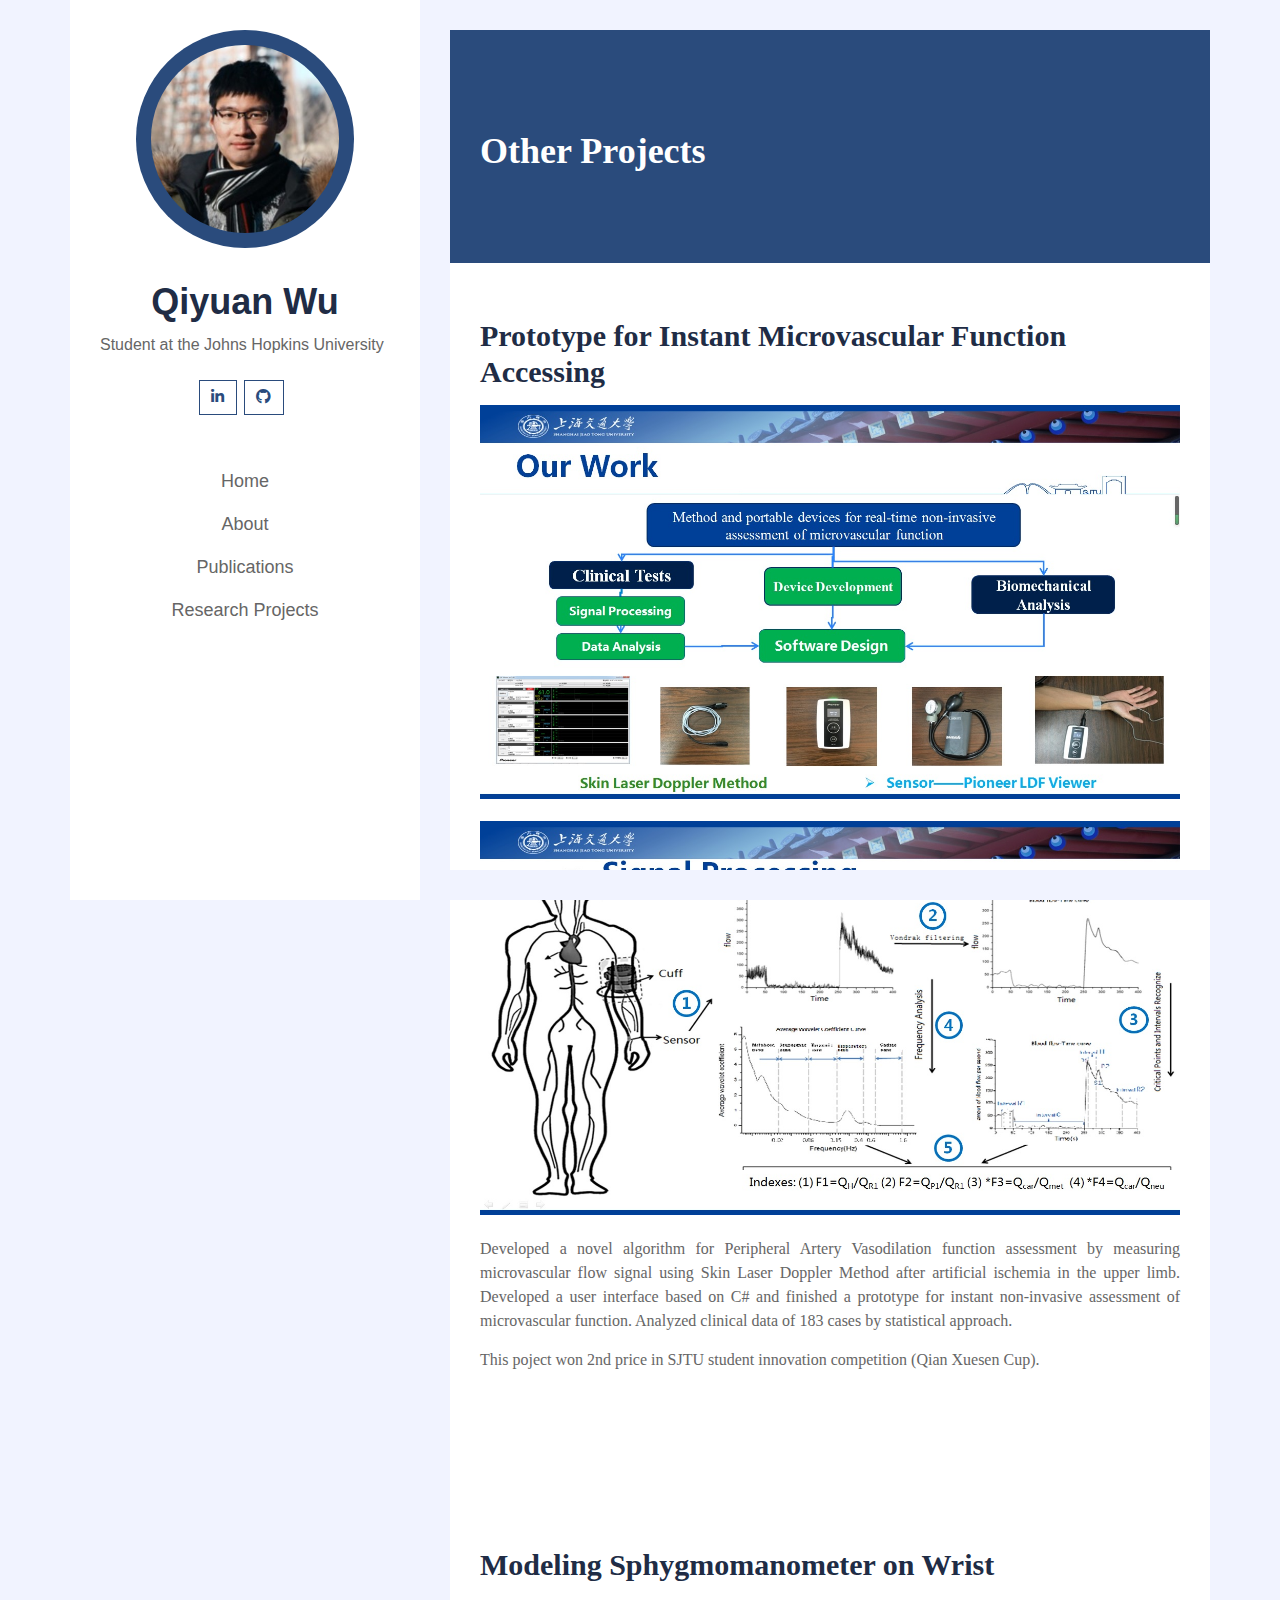
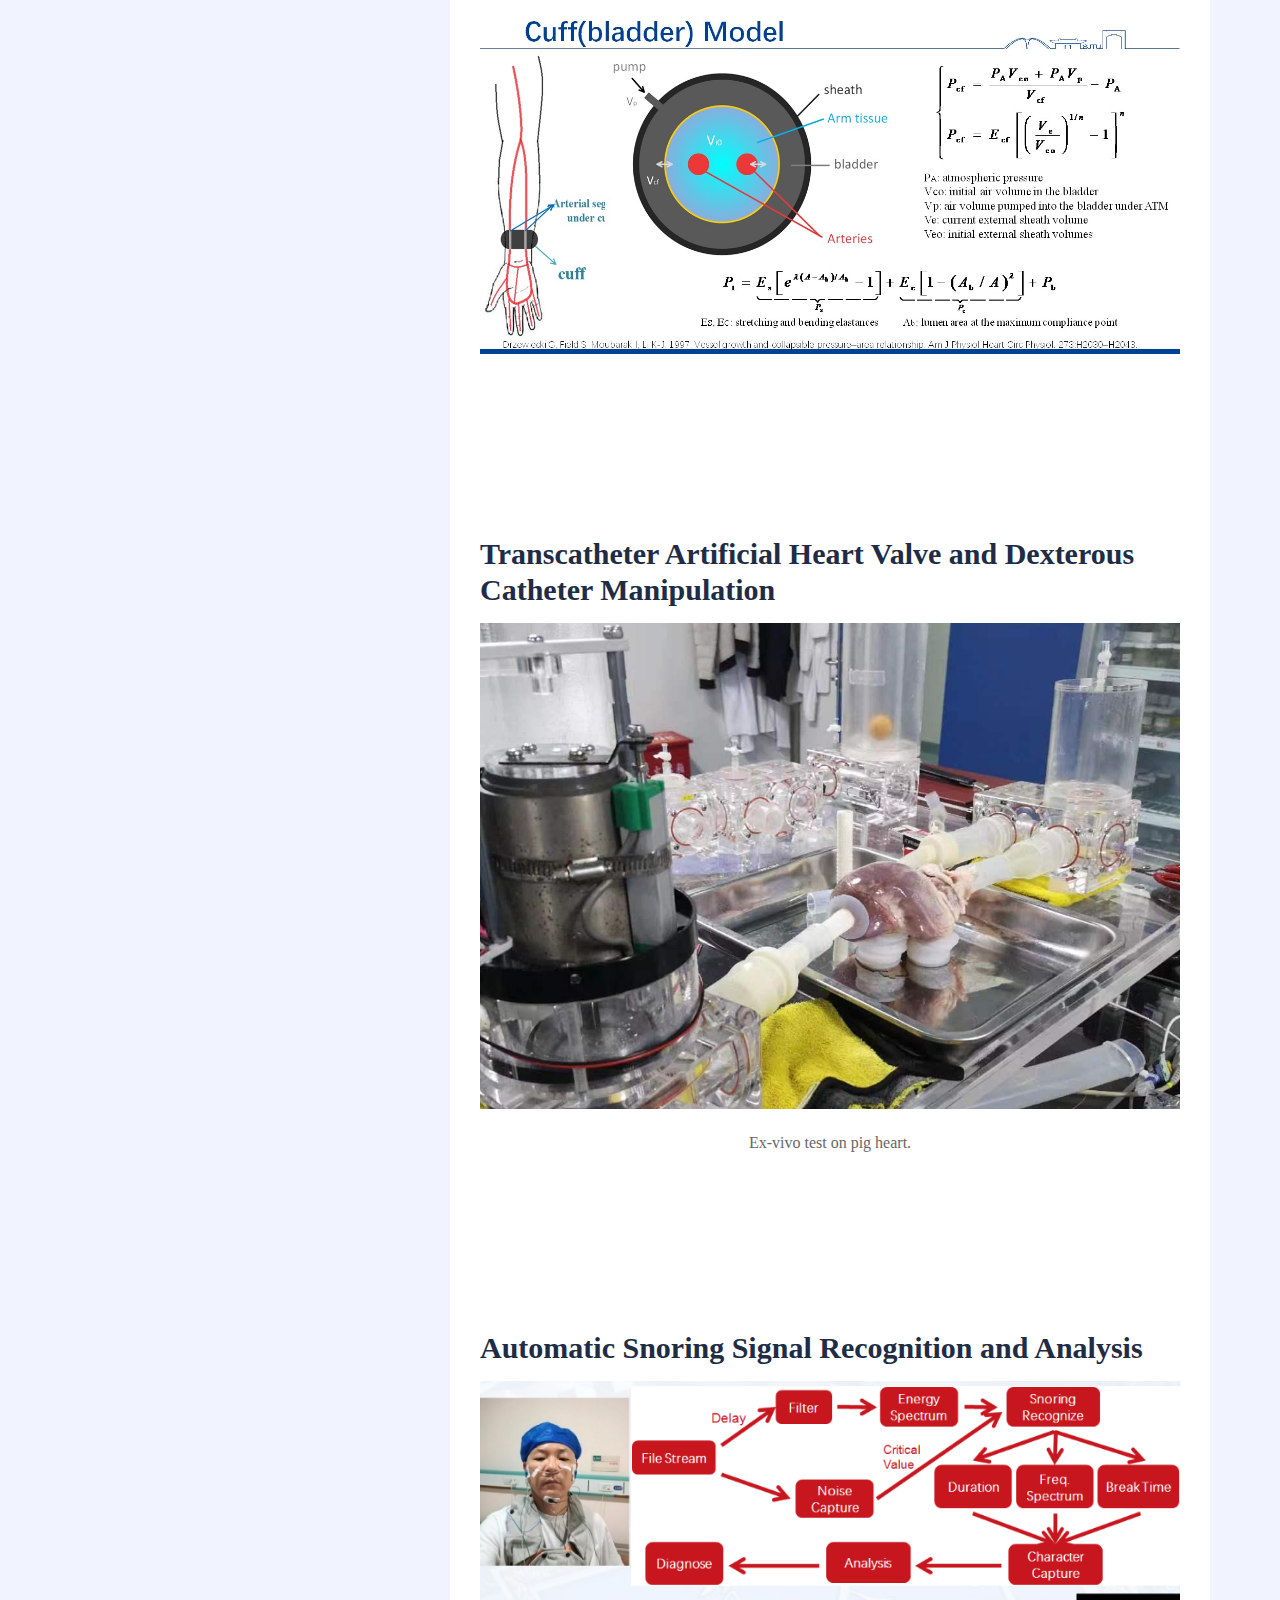
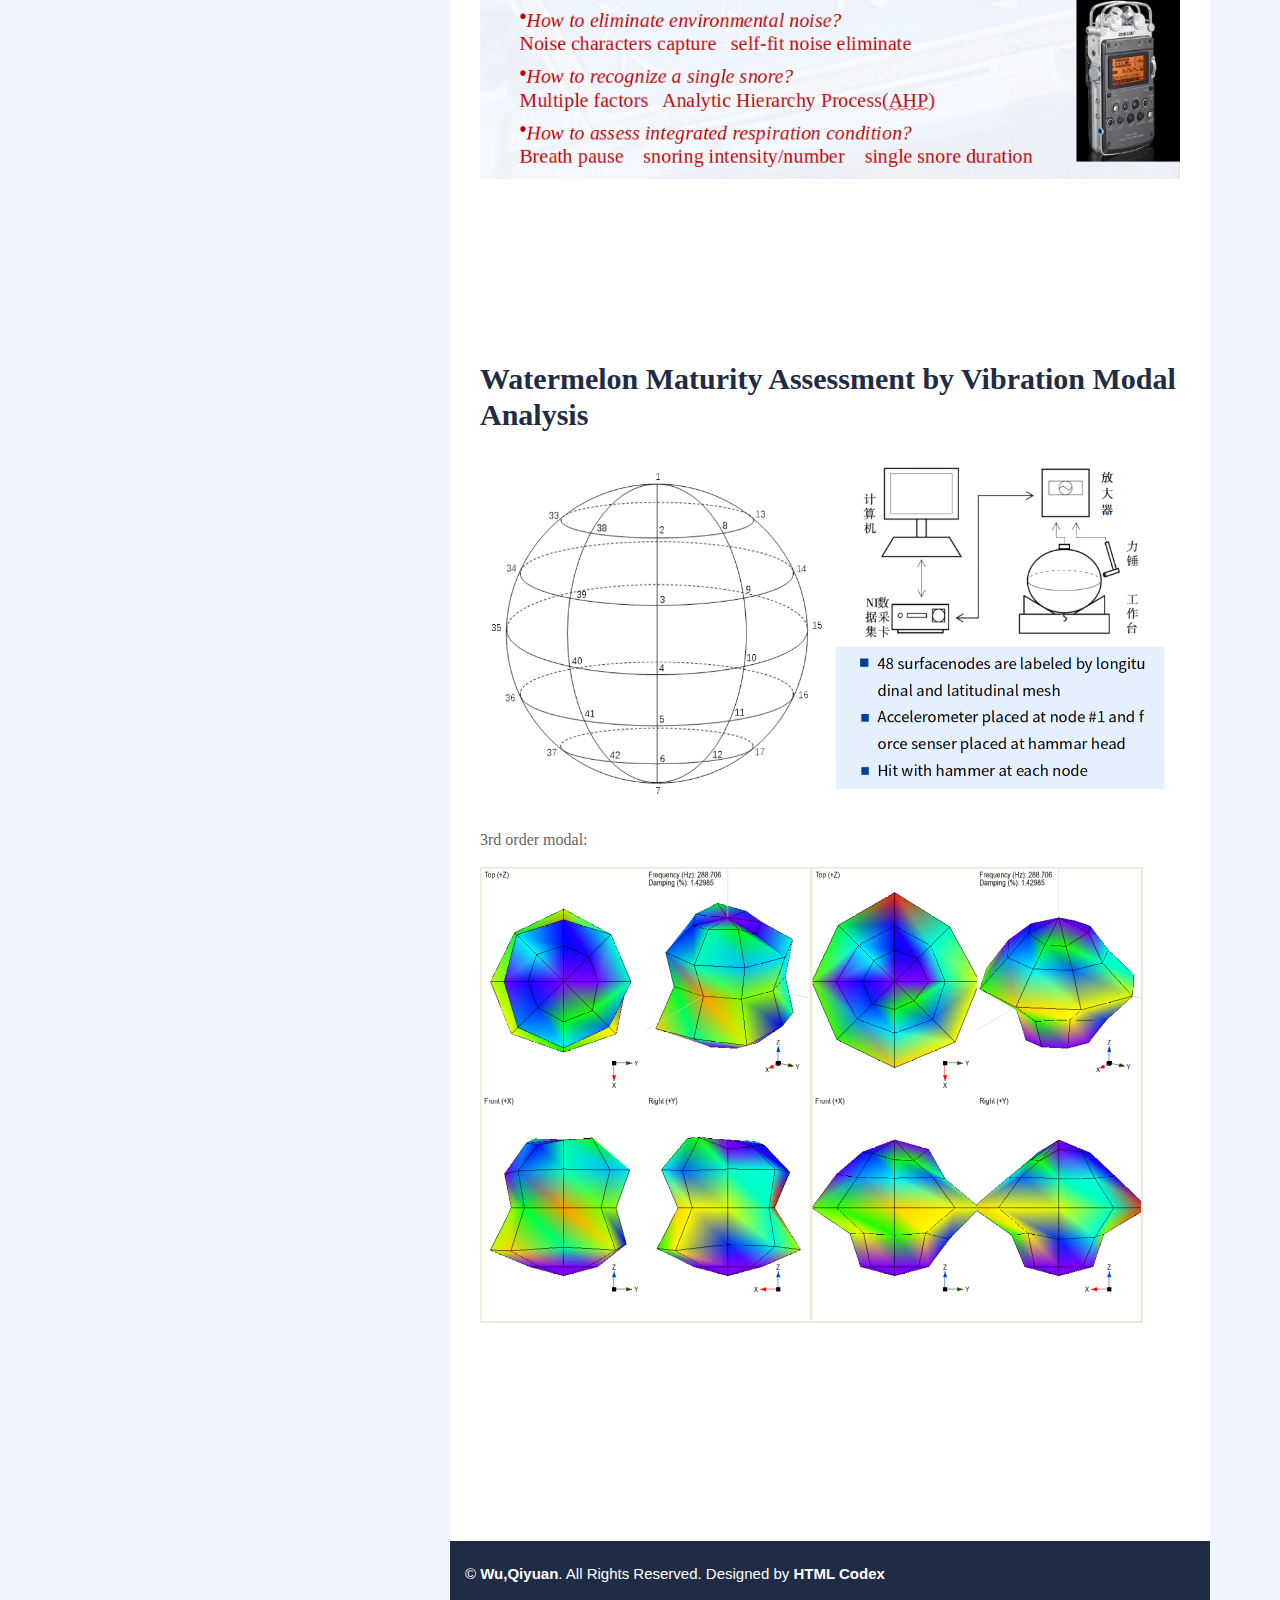
<file: others.html>
<!DOCTYPE html>
<html lang="en">
    <head>
        <meta charset="utf-8">
        <title> Qiyuan Personal Page</title>
        <meta content="width=device-width, initial-scale=1.0" name="viewport">
        <meta content="Qiyuan" name="keywords">
        <meta content="Qiyuan" name="description">
        <style>
            p{text-align: justify;}
        </style>
        <!-- Favicon -->
        <link href="img/favicon.ico" rel="icon">

        <!-- Google Fonts -->
        <link href="https://fonts.googleapis.com/css2?family=Open+Sans:300;400;600;700;800&display=swap" rel="stylesheet">

        <!-- Font Awesome -->
        <link href="https://cdnjs.cloudflare.com/ajax/libs/font-awesome/5.10.0/css/all.min.css" rel="stylesheet">

        <!-- Customized Bootstrap Stylesheet -->
        <link href="css/style.css" rel="stylesheet">
        
        <!-- W3 type -->
        <link rel="stylesheet" href="https://www.w3schools.com/w3css/4/w3.css">
        <link rel="stylesheet" href="https://cdnjs.cloudflare.com/ajax/libs/font-awesome/4.7.0/css/font-awesome.min.css">
    </head>

<body>
    <div class="wrapper">
        <div class="sidebar">
                <div class="sidebar-text d-flex flex-column h-100 justify-content-start text-center">
                    <img class="mx-auto d-block w-75 bg-primary img-fluid rounded-circle mb-4 p-3" src="img/profile.png" alt="Image">
                    <h1 class="font-weight-bold">Qiyuan Wu</h1>
                    <p class="mb-4">
                        <font size="+0.3">Student at the Johns Hopkins University</font>
                    </p>
                    <div class="d-flex justify-content-center mb-5">
                        <a class="btn btn-outline-primary mr-2" href="https://www.linkedin.com/in/qiyuan265/"><i class="fab fa-linkedin-in"></i></a>
                        <a class="btn btn-outline-primary mr-2" href="https://github.com/wu-qiyuan"><i class="fab fa-github"></i></a>
                    </div>
                    <div class="d-block justify-content-center mb-5">
                        <a href="index.html" class="w3-bar-item w3-button"><font size="+1.3">Home</font></a><br>
                        <a href="about.html" class="w3-bar-item w3-button"><font size="+1.3">About</font></a><br>
                        <a href="publications.html" class="w3-bar-item w3-button"><font size="+1.3">Publications</font></a><br>
                        <a href="projects.html" class="w3-bar-item w3-button"><font size="+1.3">Research Projects</font></a><br>
                        <!--
                        <div class="nav-item dropdown">
                            <a href="#" class="nav-link dropdown-toggle" data-toggle="dropdown"><font size="+1.3">Projects</font></a>
                            <div class="dropdown-menu">
                                <a href="projects.html" class="dropdown-item"><font size="+1.3">Research</font></a>
                                <a href="posters.html" class="dropdown-item"><font size="+1.3">Playground</font></a>
                            </div>
                        </div>
                        -->
                    </div>
                </div>
                <div class="sidebar-icon d-flex flex-column h-100 justify-content-center text-right">
                    <i class="fas fa-2x fa-angle-double-right text-primary"></i>
                </div>
        </div>
        <div class="content">
            <!-- Page Header Start -->
            <div class="container py-5 px-2 bg-primary">
                <div class="row py-5 px-4">
                    <div class="col-sm-6 text-center text-md-left">
                        <h1 class="mb-3 mb-md-0 text-white font-weight-bold" style="font-family: Candara">Other Projects</h1>
                    </div>
                </div>
            </div>
            <!-- Page Header End -->

            <!-- Blog Detail Start -->
            <div class="container py-5 px-2 bg-white">
                <div class="row px-4">
                    <div class="col-12">
                        <h2 class="mb-3 font-weight-bold" style="font-family: Optima">Prototype for Instant Microvascular Function Accessing</h2>
                        <img class="img-fluid mb-4" src="img/MVF01.jpg" alt="Image">
                        <img class="img-fluid mb-4" src="img/MVF2.jpg" alt="Image">
                        <p style="font-family: Times"><font size="+0.7">
                            Developed a novel algorithm for Peripheral Artery Vasodilation function assessment by measuring microvascular flow signal using Skin Laser Doppler Method after artificial ischemia in the upper limb. 

                            Developed a user interface based on C# and finished a prototype for instant non-invasive assessment of microvascular function. 

                            Analyzed clinical data of 183 cases by statistical approach. 
                            </font></p>
                        <p style="font-family: Times"><font size="+0.7">
                            This poject won 2nd price in SJTU student innovation competition (Qian Xuesen Cup).
                            </font></p>
                        <!--
                        <h3 class="mb-3 font-weight-bold" style="font-family: Optima">sub</h3>
                        <img class="w-50 float-left mr-4 mb-3" src="img/MVF2.jpg" alt="Image">
                        <p style="font-family: Times"><font size="+0.7">
                            Diam dolor est labore duo invidunt ipsum clita et, sed et lorem voluptua tempor invidunt at est sanctus sanctus. Clita dolores sit kasd diam takimata justo diam lorem sed. Magna amet sed rebum eos. Clita no magna no dolor erat diam tempor rebum consetetur, sanctus labore sed nonumy diam lorem amet eirmod. No at tempor sea diam kasd, takimata ea nonumy elitr sadipscing gubergren erat. Gubergren at lorem invidunt sadipscing rebum sit amet ut ut, voluptua diam dolores at sadipscing stet. Clita dolor amet dolor ipsum vero ea ea eos. Invidunt sed diam dolores takimata dolor dolore dolore sit. Sit ipsum erat amet lorem et, magna sea at sed et eos. Accusam eirmod kasd lorem clita sanctus ut consetetur et. Et duo tempor sea kasd clita ipsum et. Takimata kasd diam justo est eos erat aliquyam et ut. Ea sed sadipscing no justo et eos labore, gubergren ipsum magna dolor lorem dolore, elitr aliquyam takimata sea kasd dolores diam, amet et est accusam labore eirmod vero et voluptua. Amet labore clita duo et no. Rebum voluptua magna eos magna, justo gubergren labore sit voluptua eos. Dolores et no stet magna et gubergren amet dolor sit, lorem dolore est vero et.
                            </font></p>
                        -->
                        <p><br><br><br><br><br><br></p>
                    </div>
                </div>
                <div class="row px-4">
                    <div class="col-12">
                        <h2 class="mb-3 font-weight-bold" style="font-family: Optima">Modeling Sphygmomanometer on Wrist</h2>
                        <img class="img-fluid mb-4" src="img/Sphyg00.jpg" alt="Image">
                        <!--
                        <h3 class="mb-3 font-weight-bold" style="font-family: Optima">sub</h3>
                        <img class="w-50 float-left mr-4 mb-3" src="img/MVF2.jpg" alt="Image">
                        -->
                        <p><br><br><br><br><br><br></p>
                    </div>
                </div>
                <div class="row px-4">
                    <div class="col-12">
                        <h2 class="mb-3 font-weight-bold" style="font-family: Optima">Transcatheter Artificial Heart Valve and Dexterous Catheter Manipulation</h2>
                        <img class="img-fluid mb-4" src="img/ex-vivo.jpg" alt="Image">
                        <p style="font-family: Times; text-align:center"><font size="+0.7">
                            Ex-vivo test on pig heart.
                            </font></p>
                        <p><br><br><br><br><br><br></p>
                    </div>
                </div>
                <div class="row px-4">
                    <div class="col-12">
                        <h2 class="mb-3 font-weight-bold" style="font-family: Optima">Automatic Snoring Signal Recognition and Analysis</h2>
                        <img class="img-fluid mb-4" src="img/snoring_schematic.png" alt="Image">
                        <p><br><br><br><br><br><br></p>
                    </div>
                </div>
                <div class="row px-4">
                    <div class="col-12">
                        <h2 class="mb-3 font-weight-bold" style="font-family: Optima">Watermelon Maturity Assessment by Vibration Modal Analysis</h2>
                        <img class="img-fluid mb-4" src="img/watermelon_method.png" alt="Image">
                        <p style="font-family: Times"><font size="+0.7">
                            3rd order modal:
                            </font></p>
                        <img class="img-fluid mb-4" src="img/watermelon_axial3rd.png" alt="Image">
                        <p><br><br><br><br><br><br></p>
                    </div>
                </div>
                <!--
                <div class="row px-4">
                    <div class="row blog-item px-3 pb-5">
                        <div class="col-md-5">
                            <img class="img-fluid mb-4 mb-md-0" src="img/solvers_cover.png" alt="Image">
                        </div>
                        <div class="col-md-7">
                            <h3 class="mt-md-4 px-md-3 mb-2 py-2 bg-white font-weight-bold">Solvers Developed</h3>
                            <a class="btn btn-link p-0" href="solvers.html">details <i class="fa fa-angle-right"></i></a>
                        </div>
                    </div>
                    <div class="col-12 py-4">
                        <a href="" class="btn btn-sm btn-outline-primary mb-1">Lorem</a>
                        <a href="" class="btn btn-sm btn-outline-primary mb-1">Lorem</a>
                        <a href="" class="btn btn-sm btn-outline-primary mb-1">Lorem</a>
                        <a href="" class="btn btn-sm btn-outline-primary mb-1">Lorem</a>
                        <a href="" class="btn btn-sm btn-outline-primary mb-1">Lorem</a>
                        <a href="" class="btn btn-sm btn-outline-primary mb-1">Lorem</a>
                        <a href="" class="btn btn-sm btn-outline-primary mb-1">Lorem</a>
                    </div>
                </div>
                -->
            </div>
            <!-- Blog Detail End -->
                
            <!-- Footer Start -->
            <div class="container py-4 bg-secondary text-center">
                <p class="m-0 text-white">
                    &copy; <a class="text-white font-weight-bold" href="#">Wu,Qiyuan</a>. All Rights Reserved. Designed by <a class="text-white font-weight-bold" href="https://htmlcodex.com">HTML Codex</a>
                </p>
            </div>
            <!-- Footer End -->
        </div>
    </div>
        
    <!-- Back to Top -->
    <a href="#" class="back-to-top"><i class="fa fa-angle-double-up"></i></a>
    
    <!-- JavaScript Libraries -->
    <script src="https://code.jquery.com/jquery-3.4.1.min.js"></script>
    <script src="https://stackpath.bootstrapcdn.com/bootstrap/4.4.1/js/bootstrap.bundle.min.js"></script>
    <script src="lib/easing/easing.min.js"></script>
    <script src="lib/waypoints/waypoints.min.js"></script>

    <!-- Contact Javascript File -->
    <script src="mail/jqBootstrapValidation.min.js"></script>
    <script src="mail/contact.js"></script>

    <!-- Template Javascript -->
    <script src="js/main.js"></script>
</body>
</html>
</file>
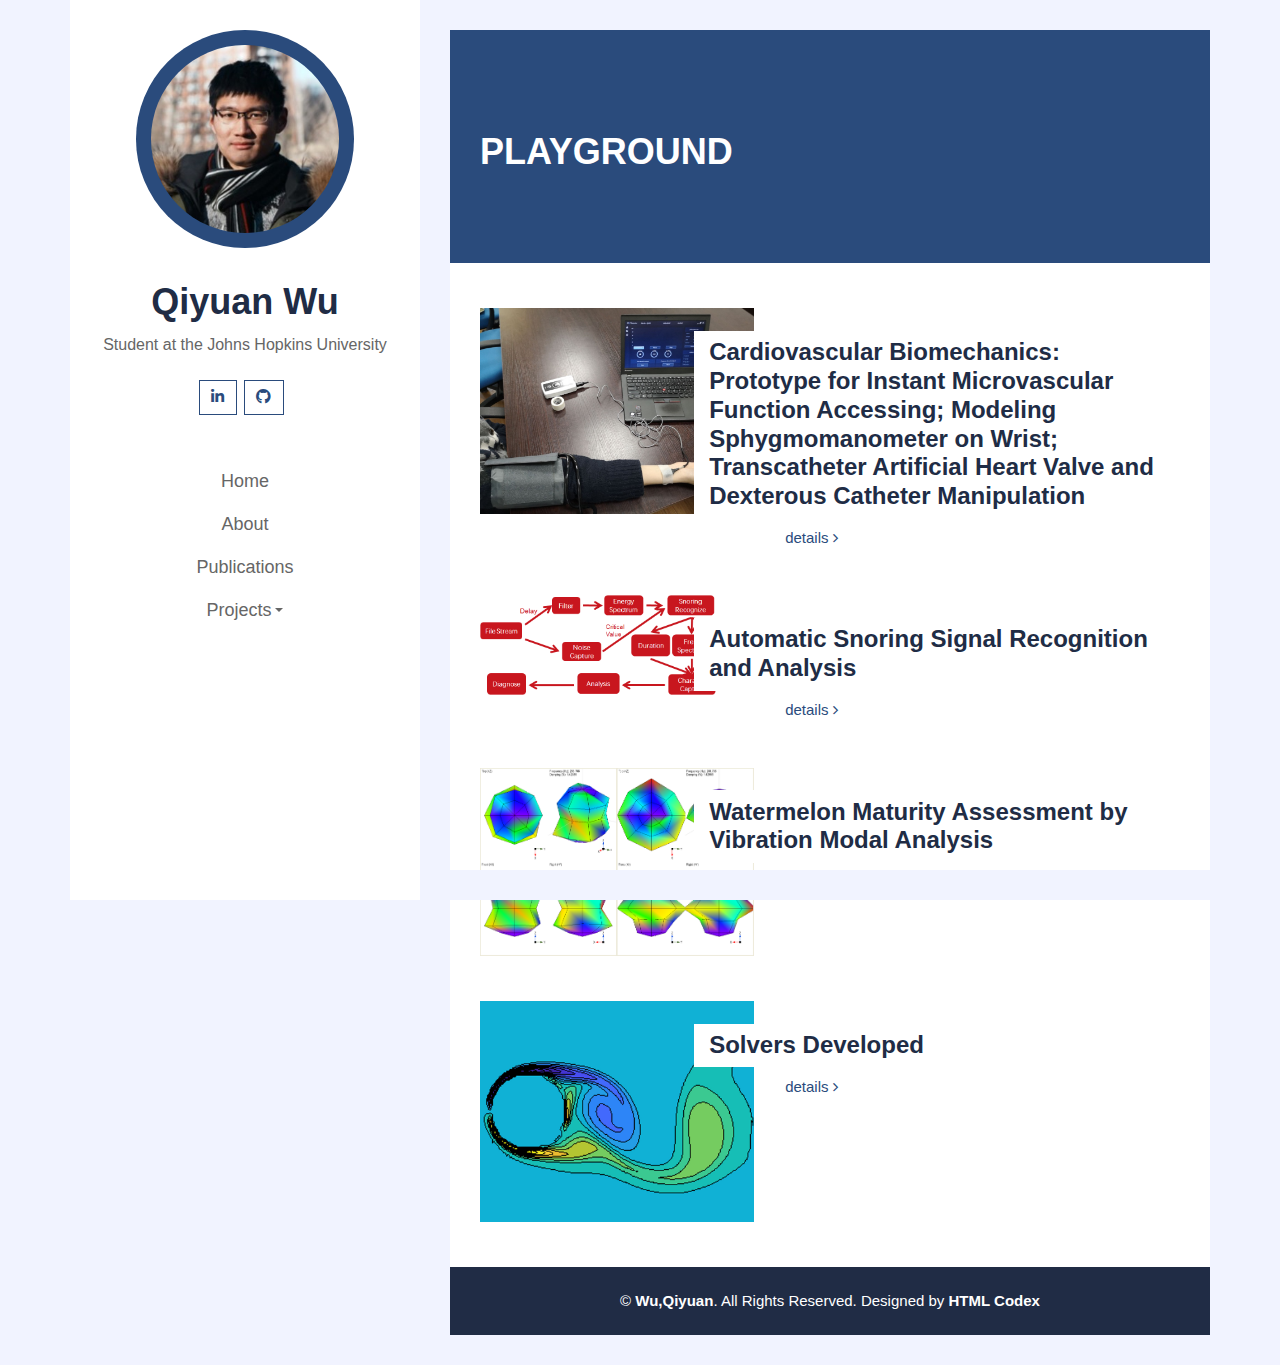
<file: posters.html>
<!DOCTYPE html>
<html lang="en">
    <head>
        <meta charset="utf-8">
        <title> Qiyuan Personal Page</title>
        <meta content="width=device-width, initial-scale=1.0" name="viewport">
        <meta content="Qiyuan" name="keywords">
        <meta content="Qiyuan" name="description">

        <!-- Favicon -->
        <link href="img/favicon.ico" rel="icon">

        <!-- Google Fonts -->
        <link href="https://fonts.googleapis.com/css2?family=Open+Sans:300;400;600;700;800&display=swap" rel="stylesheet">

        <!-- Font Awesome -->
        <link href="https://cdnjs.cloudflare.com/ajax/libs/font-awesome/5.10.0/css/all.min.css" rel="stylesheet">

        <!-- Customized Bootstrap Stylesheet -->
        <link href="css/style.css" rel="stylesheet">
        
        <!-- W3 type -->
        <link rel="stylesheet" href="https://www.w3schools.com/w3css/4/w3.css">
        <link rel="stylesheet" href="https://cdnjs.cloudflare.com/ajax/libs/font-awesome/4.7.0/css/font-awesome.min.css">
    </head>

    <body>
        <div class="wrapper">
            <div class="sidebar">
                <div class="sidebar-text d-flex flex-column h-100 justify-content-start text-center">
                    <img class="mx-auto d-block w-75 bg-primary img-fluid rounded-circle mb-4 p-3" src="img/profile.png" alt="Image">
                    <h1 class="font-weight-bold">Qiyuan Wu</h1>
                    <p class="mb-4">
                        <font size="+0.3">Student at the Johns Hopkins University</font>
                    </p>
                    <div class="d-flex justify-content-center mb-5">
                        <!--
                        <a class="btn btn-outline-primary mr-2" href="#"><i class="fab fa-twitter"></i></a>
                        <a class="btn btn-outline-primary mr-2" href="#"><i class="fab fa-facebook-f"></i></a>
                        -->
                        <a class="btn btn-outline-primary mr-2" href="https://www.linkedin.com/in/qiyuan265/"><i class="fab fa-linkedin-in"></i></a>
                        <a class="btn btn-outline-primary mr-2" href="https://github.com/wu-qiyuan"><i class="fab fa-github"></i></a>
                    </div>
                
                    <div class="d-block justify-content-center mb-5">
                        <a href="index.html" class="w3-bar-item w3-button"><font size="+1.3">Home</font></a><br>
                        <a href="about.html" class="w3-bar-item w3-button"><font size="+1.3">About</font></a><br>
                        <a href="publications.html" class="w3-bar-item w3-button"><font size="+1.3">Publications</font></a><br>
                        <div class="nav-item dropdown">
                            <a href="#" class="nav-link dropdown-toggle" data-toggle="dropdown"><font size="+1.3">Projects</font></a>
                            <div class="dropdown-menu">
                                <a href="projects.html" class="dropdown-item"><font size="+1.3">Research</font></a>
                                <a href="posters.html" class="dropdown-item"><font size="+1.3">Playground</font></a>
                            </div>
                        </div>
                    </div>
                </div>
                <div class="sidebar-icon d-flex flex-column h-100 justify-content-center text-right">
                    <i class="fas fa-2x fa-angle-double-right text-primary"></i>
                </div>
            </div>
            <div class="content">

            <!-- Page Header Start -->
            <div class="container py-5 px-2 bg-primary">
                <div class="row py-5 px-4">
                    <div class="col-sm-6 text-center text-md-left">
                        <h1 class="mb-3 mb-md-0 text-white text-uppercase font-weight-bold">Playground</h1>
                    </div>
                    <!--
                    <div class="col-sm-6 text-center text-md-right">
                        <div class="d-inline-flex pt-2">
                            <h4 class="m-0 text-white"><a class="text-white" href="">Home</a></h4>
                            <h4 class="m-0 text-white px-2">/</h4>
                            <h4 class="m-0 text-white">My Blog</h4>
                        </div>
                    </div>
                    -->
                </div>
            </div>
            <!-- Page Header End -->
                
                
                <!-- Blog List Start -->
                <div class="container bg-white pt-5">
                    <div class="row blog-item px-3 pb-5">
                        <div class="col-md-5">
                            <img class="img-fluid mb-4 mb-md-0" src="img/MVF00.jpg" alt="Image">
                        </div>
                        <div class="col-md-7">
                            <h3 class="mt-md-4 px-md-3 mb-2 py-2 bg-white font-weight-bold">Cardiovascular Biomechanics: Prototype for Instant Microvascular Function Accessing; Modeling Sphygmomanometer on Wrist; Transcatheter Artificial Heart Valve and Dexterous Catheter Manipulation</h3>
                            <!--
                            <div class="d-flex mb-3">
                                <small class="mr-2 text-muted"><i class="fa fa-calendar-alt"></i> 01-Jan-2045</small>
                                <small class="mr-2 text-muted"><i class="fa fa-folder"></i> Web Design</small>
                                <small class="mr-2 text-muted"><i class="fa fa-comments"></i> 15 Comments</small>
                            </div>
                            <p>
                                Lorem ipsum dolor sit amet, consectetur adipiscing elit. Sed eu suscipit orci velit id libero
                            </p>
                            -->
                            <a class="btn btn-link p-0" href="microvascular.html">details <i class="fa fa-angle-right"></i></a>
                        </div>
                    </div>
                    <div class="row blog-item px-3 pb-5">
                        <div class="col-md-5">
                            <img class="img-fluid mb-4 mb-md-0" src="img/snoring_cover.png" alt="Image">
                        </div>
                        <div class="col-md-7">
                            <h3 class="mt-md-4 px-md-3 mb-2 py-2 bg-white font-weight-bold">Automatic Snoring Signal Recognition and Analysis</h3>
                            <a class="btn btn-link p-0" href="">details <i class="fa fa-angle-right"></i></a>
                        </div>
                    </div>
                    <div class="row blog-item px-3 pb-5">
                        <div class="col-md-5">
                            <img class="img-fluid mb-4 mb-md-0" src="img/watermelon_axial3rd.png" alt="Image">
                        </div>
                        <div class="col-md-7">
                            <h3 class="mt-md-4 px-md-3 mb-2 py-2 bg-white font-weight-bold">Watermelon Maturity Assessment by Vibration Modal Analysis</h3>
                            <a class="btn btn-link p-0" href="watermelon.html">details <i class="fa fa-angle-right"></i></a>
                        </div>
                    </div>
                    <div class="row blog-item px-3 pb-5">
                        <div class="col-md-5">
                            <img class="img-fluid mb-4 mb-md-0" src="img/solvers_cover.png" alt="Image">
                        </div>
                        <div class="col-md-7">
                            <h3 class="mt-md-4 px-md-3 mb-2 py-2 bg-white font-weight-bold">Solvers Developed</h3>
                            <a class="btn btn-link p-0" href="solvers.html">details <i class="fa fa-angle-right"></i></a>
                        </div>
                    </div>
                </div>
                <!-- Blog List End -->
                
                
                <!-- Footer Start -->
                <div class="container py-4 bg-secondary text-center">
                    <p class="m-0 text-white">
                        &copy; <a class="text-white font-weight-bold" href="#">Wu,Qiyuan</a>. All Rights Reserved. Designed by <a class="text-white font-weight-bold" href="https://htmlcodex.com">HTML Codex</a>
                    </p>
                </div>
                <!-- Footer End -->
            </div>
        </div>
        
        <!-- Back to Top -->
        <a href="#" class="back-to-top"><i class="fa fa-angle-double-up"></i></a>
        
        <!-- JavaScript Libraries -->
        <script src="https://code.jquery.com/jquery-3.4.1.min.js"></script>
        <script src="https://stackpath.bootstrapcdn.com/bootstrap/4.4.1/js/bootstrap.bundle.min.js"></script>
        <script src="lib/easing/easing.min.js"></script>
        <script src="lib/waypoints/waypoints.min.js"></script>

        <!-- Contact Javascript File -->
        <script src="mail/jqBootstrapValidation.min.js"></script>
        <script src="mail/contact.js"></script>

        <!-- Template Javascript -->
        <script src="js/main.js"></script>
    </body>
</html>
</file>
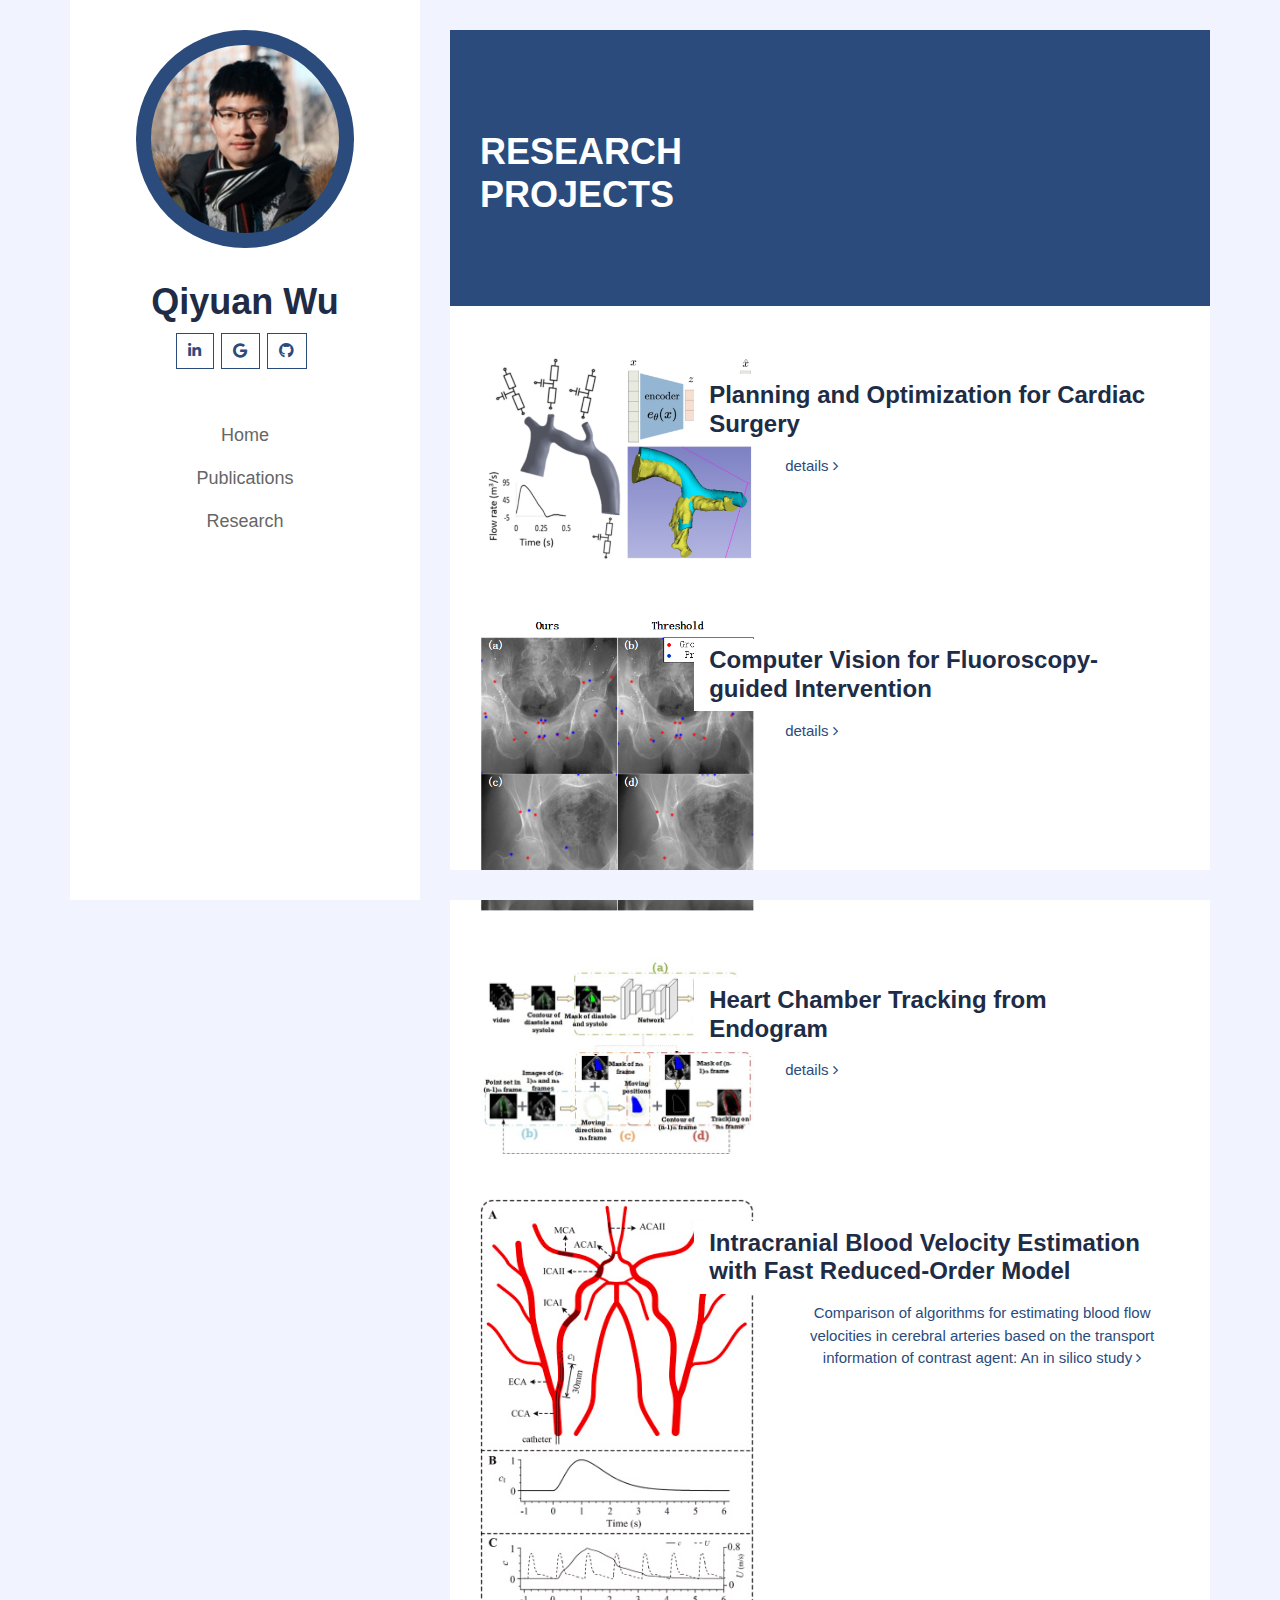
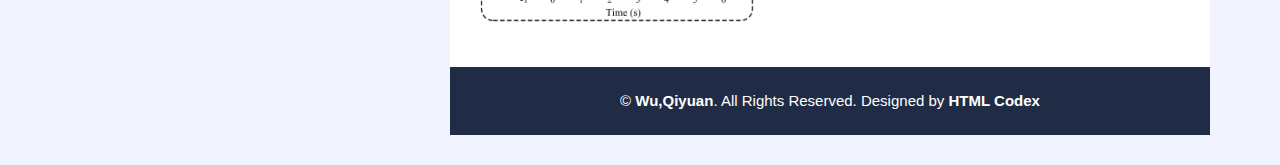
<file: projects.html>
<!DOCTYPE html>
<html lang="en">
    <head>
        <meta charset="utf-8">
        <title> Qiyuan Personal Page</title>
        <meta content="width=device-width, initial-scale=1.0" name="viewport">
        <meta content="Qiyuan" name="keywords">
        <meta content="Qiyuan" name="description">

        <!-- Favicon -->
        <link href="img/favicon.ico" rel="icon">

        <!-- Google Fonts -->
        <link href="https://fonts.googleapis.com/css2?family=Open+Sans:300;400;600;700;800&display=swap" rel="stylesheet">

        <!-- Font Awesome -->
        <link href="https://cdnjs.cloudflare.com/ajax/libs/font-awesome/5.10.0/css/all.min.css" rel="stylesheet">

        <!-- Customized Bootstrap Stylesheet -->
        <link href="css/style.css" rel="stylesheet">
        
        <!-- W3 type -->
        <link rel="stylesheet" href="https://www.w3schools.com/w3css/4/w3.css">
        <link rel="stylesheet" href="https://cdnjs.cloudflare.com/ajax/libs/font-awesome/4.7.0/css/font-awesome.min.css">
    </head>

    <body>
        <div class="wrapper">
            <div class="sidebar">
                <div class="sidebar-text d-flex flex-column h-100 justify-content-start text-center">
                    <img class="mx-auto d-block w-75 bg-primary img-fluid rounded-circle mb-4 p-3" src="img/profile.png" alt="Image">
                    <h1 class="font-weight-bold">Qiyuan Wu</h1>
                    <!--
                    <p class="mb-4">
                        <font size="+0.3">Student at the Johns Hopkins University</font>
                    </p>
                    -->
                    <div class="d-flex justify-content-center mb-5">
                        <!--
                        <a class="btn btn-outline-primary mr-2" href="#"><i class="fab fa-twitter"></i></a>
                        <a class="btn btn-outline-primary mr-2" href="#"><i class="fab fa-facebook-f"></i></a>
                        -->
                        <a class="btn btn-outline-primary mr-2" href="https://www.linkedin.com/in/qiyuan265/"><i class="fab fa-linkedin-in"></i></a>
                        <a class="btn btn-outline-primary mr-2" href="https://scholar.google.com/citations?hl=en&tzom=240&user=cr4F75YAAAAJ"><i class="fab fa-google"></i></a>
                        <a class="btn btn-outline-primary mr-2" href="https://github.com/wu-qiyuan"><i class="fab fa-github"></i></a>
                    </div>
                
                    <div class="d-block justify-content-center mb-5">
                        <a href="index.html" class="w3-bar-item w3-button"><font size="+1.3">Home</font></a><br>
                        <!-- <a href="about.html" class="w3-bar-item w3-button"><font size="+1.3">About</font></a><br> -->
                        <a href="publications.html" class="w3-bar-item w3-button"><font size="+1.3">Publications</font></a><br>
                        <a href="projects.html" class="w3-bar-item w3-button"><font size="+1.3">Research</font></a><br>
                        <!--
                        <div class="nav-item dropdown">
                            <a href="#" class="nav-link dropdown-toggle" data-toggle="dropdown"><font size="+1.3">Projects</font></a>
                            <div class="dropdown-menu">
                                <a href="projects.html" class="dropdown-item"><font size="+1.3">Research</font></a>
                                <a href="posters.html" class="dropdown-item"><font size="+1.3">Playground</font></a>
                            </div>
                        </div>
                        -->
                    </div>
                </div>
                <div class="sidebar-icon d-flex flex-column h-100 justify-content-center text-right">
                    <i class="fas fa-2x fa-angle-double-right text-primary"></i>
                </div>
            </div>
            <div class="content">

            <!-- Page Header Start -->
            <div class="container py-5 px-2 bg-primary">
                <div class="row py-5 px-4">
                    <div class="col-sm-6 text-center text-md-left">
                        <h1 class="mb-3 mb-md-0 text-white text-uppercase font-weight-bold">Research Projects</h1>
                    </div>
                    <!--
                    <div class="col-sm-6 text-center text-md-right">
                        <div class="d-inline-flex pt-2">
                            <h4 class="m-0 text-white"><a class="text-white" href="">Home</a></h4>
                            <h4 class="m-0 text-white px-2">/</h4>
                            <h4 class="m-0 text-white">My Blog</h4>
                        </div>
                    </div>
                    -->
                </div>
            </div>
            <!-- Page Header End -->
                
                
                <!-- Blog List Start -->
                <div class="container bg-white pt-5">
                    <div class="row blog-item px-3 pb-5">
                        <div class="col-md-5">
                            <img class="img-fluid mb-4 mb-md-0" src="img/sur_cover.jpeg" alt="Image">
                        </div>
                        <div class="col-md-7">
                            <h3 class="mt-md-4 px-md-3 mb-2 py-2 bg-white font-weight-bold">Planning and Optimization for Cardiac Surgery</h3>
                            <a class="btn btn-link p-0" href="surgical_planning.html">details <i class="fa fa-angle-right"></i></a>
                            <!-- <a class="btn btn-link p-0" href="">(preparing for publication) <i class="fa fa-angle-right"></i></a> -->
                        </div>
                    </div>
                    <div class="row blog-item px-3 pb-5">
                        <div class="col-md-5">
                            <img class="img-fluid mb-4 mb-md-0" src="img/drr_simulation_comparing.png" alt="Image">
                        </div>
                        <div class="col-md-7">
                            <h3 class="mt-md-4 px-md-3 mb-2 py-2 bg-white font-weight-bold">Computer Vision for Fluoroscopy-guided Intervention</h3>
                            <a class="btn btn-link p-0" href="deepdrr.html">details <i class="fa fa-angle-right"></i></a>
                        </div>
                    </div>
                    <div class="row blog-item px-3 pb-5">
                        <div class="col-md-5">
                            <img class="img-fluid mb-4 mb-md-0" src="img/mia_schematic.png" alt="Image">
                        </div>
                        <div class="col-md-7">
                            <h3 class="mt-md-4 px-md-3 mb-2 py-2 bg-white font-weight-bold">Heart Chamber Tracking from Endogram</h3>
                            <a class="btn btn-link p-0" href="endogram.html">details <i class="fa fa-angle-right"></i></a>
                        </div>
                    </div>
                    <div class="row blog-item px-3 pb-5">
                        <div class="col-md-5">
                            <img class="img-fluid mb-4 mb-md-0" src="img/contrast.jpg" alt="Image">
                        </div>
                        <div class="col-md-7">
                            <h3 class="mt-md-4 px-md-3 mb-2 py-2 bg-white font-weight-bold">Intracranial Blood Velocity Estimation with Fast Reduced-Order Model</h3>
                            <a class="btn btn-link p-0" href="https://doi.org/10.1016/j.compbiomed.2021.105040">Comparison of algorithms for estimating blood flow velocities in cerebral arteries based on the transport information of contrast agent: An in silico study <i class="fa fa-angle-right"></i></a>
                        </div>
                    </div>
                    <!--
                    <div class="row blog-item px-3 pb-5">
                        <div class="col-md-5">
                            <img class="img-fluid mb-4 mb-md-0" src="img/socal_cover.jpeg" alt="Image">
                        </div>
                        <div class="col-md-7">
                            <h3 class="mt-md-4 px-md-3 mb-2 py-2 bg-white font-weight-bold">Droplet Mechanics on SOCAL Coating and Anti-Fouling in HVAC&R</h3>
                            <a class="btn btn-link p-0" href="https://doi.org/10.1021/acsami.1c08845">Scalable Slippery Omniphobic Covalently Attached Liquid Coatings for Flow Fouling Reduction <i class="fa fa-angle-right"></i></a>
                            <a class="btn btn-link p-0" href="https://doi.org/10.1016/j.xcrp.2022.100859">Slippery omniphobic covalently attached liquid coatings mitigate carbon deposition by autoxidation of jet fuel <i class="fa fa-angle-right"></i></a>
                        </div>
                    </div>
                    <div class="row blog-item px-3 pb-5">
                        <div class="col-md-5">
                            <img class="img-fluid mb-4 mb-md-0" src="img/solvers_cover.png" alt="Image">
                        </div>
                        <div class="col-md-7">
                            <h3 class="mt-md-4 px-md-3 mb-2 py-2 bg-white font-weight-bold">Other Projects</h3>
                            <a class="btn btn-link p-0" href="others.html">details <i class="fa fa-angle-right"></i></a>
                        </div>
                    </div>
                    -->
                    <!--
                    <div class="row px-3 pb-5">
                        <nav aria-label="Page navigation">
                          <ul class="pagination m-0 mx-3">
                            <li class="page-item disabled">
                              <a class="page-link" href="#" aria-label="Previous">
                                <span aria-hidden="true">&laquo;</span>
                                <span class="sr-only">Previous</span>
                              </a>
                            </li>
                            <li class="page-item active"><a class="page-link" href="#">1</a></li>
                            <li class="page-item"><a class="page-link" href="#">2</a></li>
                            <li class="page-item"><a class="page-link" href="#">3</a></li>
                            <li class="page-item">
                              <a class="page-link" href="#" aria-label="Next">
                                <span aria-hidden="true">&raquo;</span>
                                <span class="sr-only">Next</span>
                              </a>
                            </li>
                          </ul>
                        </nav>
                    </div>
                    -->
                </div>
                <!-- Blog List End -->
                
                
                <!-- Footer Start -->
                <div class="container py-4 bg-secondary text-center">
                    <p class="m-0 text-white">
                        &copy; <a class="text-white font-weight-bold" href="#">Wu,Qiyuan</a>. All Rights Reserved. Designed by <a class="text-white font-weight-bold" href="https://htmlcodex.com">HTML Codex</a>
                    </p>
                </div>
                <!-- Footer End -->
            </div>
        </div>
        
        <!-- Back to Top -->
        <a href="#" class="back-to-top"><i class="fa fa-angle-double-up"></i></a>
        
        <!-- JavaScript Libraries -->
        <script src="https://code.jquery.com/jquery-3.4.1.min.js"></script>
        <script src="https://stackpath.bootstrapcdn.com/bootstrap/4.4.1/js/bootstrap.bundle.min.js"></script>
        <script src="lib/easing/easing.min.js"></script>
        <script src="lib/waypoints/waypoints.min.js"></script>

        <!-- Contact Javascript File -->
        <script src="mail/jqBootstrapValidation.min.js"></script>
        <script src="mail/contact.js"></script>

        <!-- Template Javascript -->
        <script src="js/main.js"></script>
    </body>
</html>
</file>
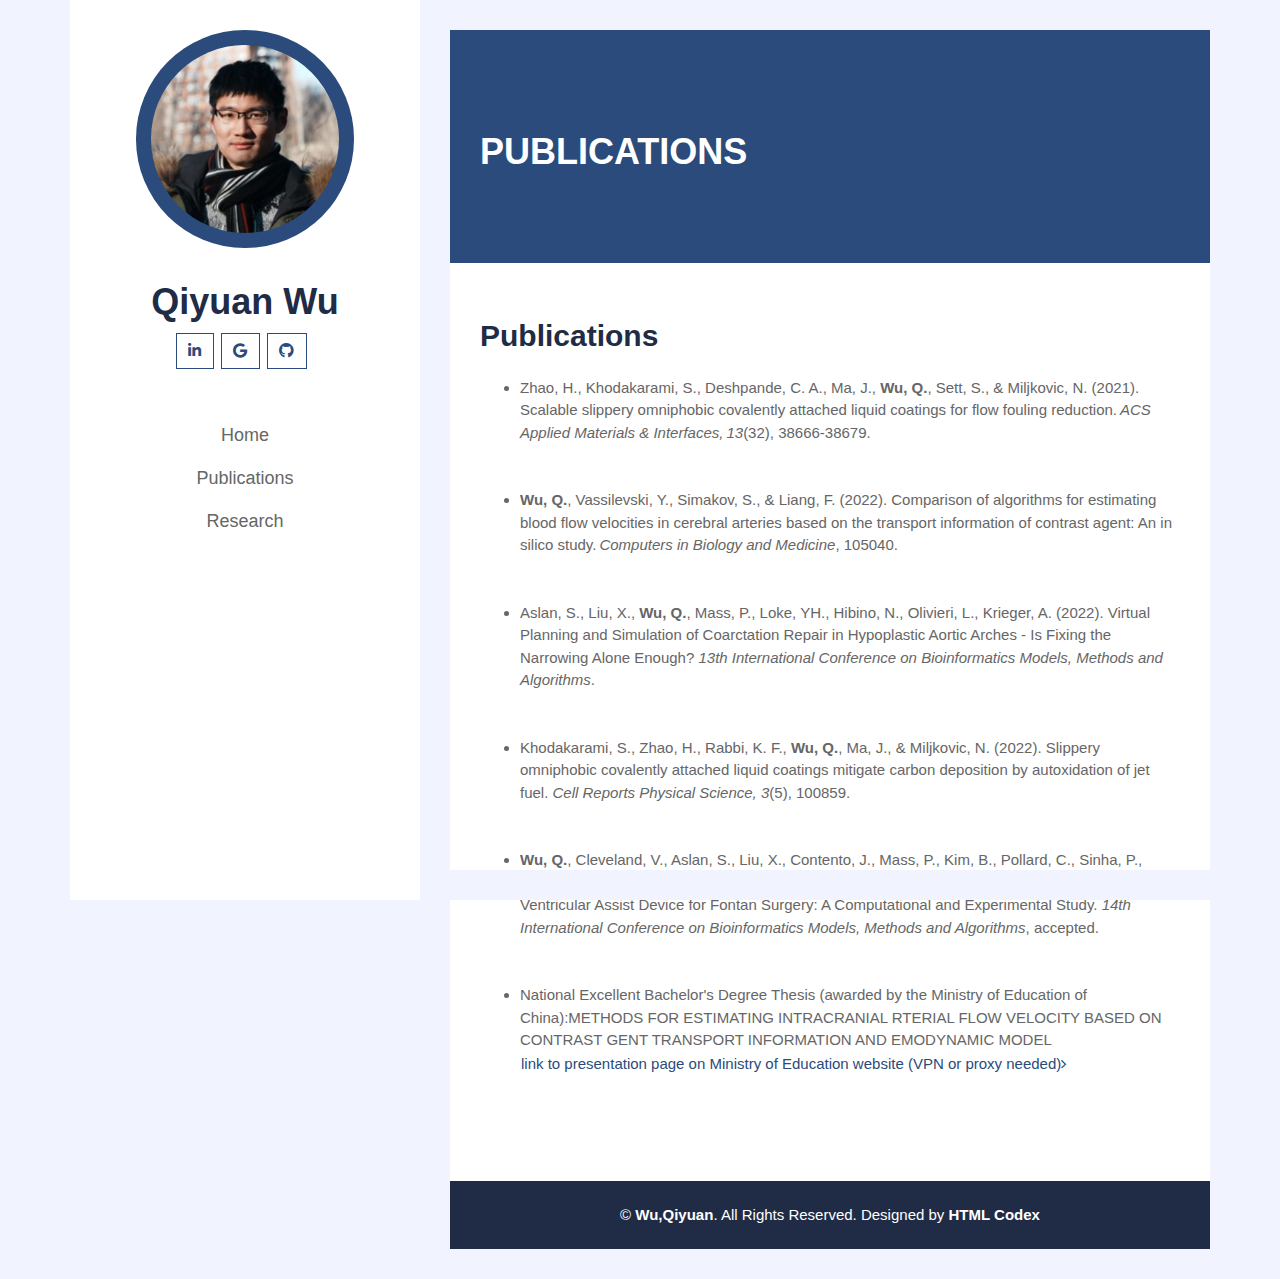
<file: publications.html>
<!DOCTYPE html>
<html lang="en">
    <head>
        <meta charset="utf-8">
        <title> Qiyuan Personal Page</title>
        <meta content="width=device-width, initial-scale=1.0" name="viewport">
        <meta content="Qiyuan" name="keywords">
        <meta content="Qiyuan" name="description">

        <!-- Favicon -->
        <link href="img/favicon.ico" rel="icon">

        <!-- Google Fonts -->
        <link href="https://fonts.googleapis.com/css2?family=Open+Sans:300;400;600;700;800&display=swap" rel="stylesheet">

        <!-- Font Awesome -->
        <link href="https://cdnjs.cloudflare.com/ajax/libs/font-awesome/5.10.0/css/all.min.css" rel="stylesheet">

        <!-- Customized Bootstrap Stylesheet -->
        <link href="css/style.css" rel="stylesheet">
        
        <!-- W3 type -->
        <link rel="stylesheet" href="https://www.w3schools.com/w3css/4/w3.css">
        <link rel="stylesheet" href="https://cdnjs.cloudflare.com/ajax/libs/font-awesome/4.7.0/css/font-awesome.min.css">
    </head>

    <body>
        <div class="wrapper">
            <div class="sidebar">
                <div class="sidebar-text d-flex flex-column h-100 justify-content-start text-center">
                    <img class="mx-auto d-block w-75 bg-primary img-fluid rounded-circle mb-4 p-3" src="img/profile.png" alt="Image">
                    <h1 class="font-weight-bold">Qiyuan Wu</h1>
                    <!--
                    <p class="mb-4">
                        <font size="+0.3">Student at the Johns Hopkins University</font>
                    </p>
                    -->
                    <div class="d-flex justify-content-center mb-5">
                        <a class="btn btn-outline-primary mr-2" href="https://www.linkedin.com/in/qiyuan265/"><i class="fab fa-linkedin-in"></i></a>
                        <a class="btn btn-outline-primary mr-2" href="https://scholar.google.com/citations?hl=en&tzom=240&user=cr4F75YAAAAJ"><i class="fab fa-google"></i></a>
                        <a class="btn btn-outline-primary mr-2" href="https://github.com/wu-qiyuan"><i class="fab fa-github"></i></a>
                    </div>
                
                    <div class="d-block justify-content-center mb-5">
                        <a href="index.html" class="w3-bar-item w3-button"><font size="+1.3">Home</font></a><br>
                        <!-- <a href="about.html" class="w3-bar-item w3-button"><font size="+1.3">About</font></a><br> -->
                        <a href="publications.html" class="w3-bar-item w3-button"><font size="+1.3">Publications</font></a><br>
                        <a href="projects.html" class="w3-bar-item w3-button"><font size="+1.3">Research</font></a><br>
                        <!--
                        <div class="nav-item dropdown">
                            <a href="#" class="nav-link dropdown-toggle" data-toggle="dropdown"><font size="+1.3">Projects</font></a>
                            <div class="dropdown-menu">
                                <a href="projects.html" class="dropdown-item"><font size="+1.3">Research</font></a>
                                <a href="posters.html" class="dropdown-item"><font size="+1.3">Playground</font></a>
                            </div>
                        </div>
                        -->
                    </div>
                </div>
                <div class="sidebar-icon d-flex flex-column h-100 justify-content-center text-right">
                    <i class="fas fa-2x fa-angle-double-right text-primary"></i>
                </div>
            </div>
            <div class="content">
                
            <!-- Page Header Start -->
            <div class="container py-5 px-2 bg-primary">
                <div class="row py-5 px-4">
                    <div class="col-sm-6 text-center text-md-left">
                        <h1 class="mb-3 mb-md-0 text-white text-uppercase font-weight-bold">Publications</h1>
                    </div>
                    <!--
                    <div class="col-sm-6 text-center text-md-right">
                        <div class="d-inline-flex pt-2">
                            <h4 class="m-0 text-white"><a class="text-white" href="">Home</a></h4>
                            <h4 class="m-0 text-white px-2">/</h4>
                            <h4 class="m-0 text-white">About Me</h4>
                        </div>
                    </div>
                    -->
                </div>
            </div>
            <!-- Page Header End -->


            <!-- About Start -->
            <div class="container bg-white pt-5">
                <div class="row px-3 pb-5">
                    <div class="col-md-12">
                        <h2 class="mb-4 font-weight-bold">Publications</h2>
                        <ul>
                            <li>Zhao, H., Khodakarami, S., Deshpande, C. A., Ma, J., <b>Wu, Q.</b>, Sett, S., & Miljkovic, N. (2021). Scalable slippery omniphobic covalently attached liquid coatings for flow fouling reduction. <i>ACS Applied Materials & Interfaces, 13</i>(32), 38666-38679.
                            </li><br /><br />
                            <li><b>Wu, Q.</b>, Vassilevski, Y., Simakov, S., & Liang, F. (2022). Comparison of algorithms for estimating blood flow velocities in cerebral arteries based on the transport information of contrast agent: An in silico study. <i>Computers in Biology and Medicine</i>, 105040.
                            </li><br /><br />
                            <li>Aslan, S., Liu, X., <b>Wu, Q.</b>, Mass, P., Loke, YH., Hibino, N., Olivieri, L., Krieger, A. (2022). Virtual Planning and Simulation of Coarctation Repair in Hypoplastic Aortic Arches - Is Fixing the Narrowing Alone Enough? <i>13th International Conference on Bioinformatics Models, Methods and Algorithms</i>.
                            </li><br /><br />
                            <li>Khodakarami, S., Zhao, H., Rabbi, K. F., <b>Wu, Q.</b>, Ma, J., & Miljkovic, N. (2022). Slippery omniphobic covalently attached liquid coatings mitigate carbon deposition by autoxidation of jet fuel. <i>Cell Reports Physical Science, 3</i>(5), 100859. 
                            </li><br /><br />
                            <li><b>Wu, Q.</b>, Cleveland, V., Aslan, S., Liu, X., Contento, J., Mass, P., Kim, B., Pollard, C., Sinha, P., Loke, YH., Olivieri, L., Krieger, A.. Hemodynamics of Convergent Cavopulmonary Connection with Ventricular Assist Device for Fontan Surgery: A Computational and Experimental Study. <i>14th International Conference on Bioinformatics Models, Methods and Algorithms</i>, accepted.
                            </li><br /><br />
                            <li>National Excellent Bachelor's Degree Thesis (awarded by the Ministry of Education of China):METHODS FOR ESTIMATING INTRACRANIAL RTERIAL FLOW VELOCITY BASED ON CONTRAST GENT TRANSPORT INFORMATION AND EMODYNAMIC MODEL<br>
                            <a class="btn btn-link p-0" href="http://202.197.9.225:88/worksDetail/worksDetail.html?worksUuid=1E21E8FE361B4C6AC115925658743572619">link to presentation page on Ministry of Education website (VPN or proxy needed)<i class="fa fa-angle-right"></i></a>
                            </li><br /><br />
                        </ul>
                    </div>
                </div>
            </div>
            <!-- About End -->


            <!-- Footer Start -->
            <div class="container py-4 bg-secondary text-center">
                <p class="m-0 text-white">
                    &copy; <a class="text-white font-weight-bold" href="#">Wu,Qiyuan</a>. All Rights Reserved. Designed by <a class="text-white font-weight-bold" href="https://htmlcodex.com">HTML Codex</a>
                </p>
            </div>
            <!-- Footer End -->
        </div>
    </div>

    <!-- Back to Top -->
    <a href="#" class="back-to-top"><i class="fa fa-angle-double-up"></i></a>

    <!-- JavaScript Libraries -->
    <script src="https://code.jquery.com/jquery-3.4.1.min.js"></script>
    <script src="https://stackpath.bootstrapcdn.com/bootstrap/4.4.1/js/bootstrap.bundle.min.js"></script>
    <script src="lib/easing/easing.min.js"></script>
    <script src="lib/waypoints/waypoints.min.js"></script>

    <!-- Contact Javascript File -->
    <script src="mail/jqBootstrapValidation.min.js"></script>
    <script src="mail/contact.js"></script>

    <!-- Template Javascript -->
    <script src="js/main.js"></script>
</body>

</html>
</file>
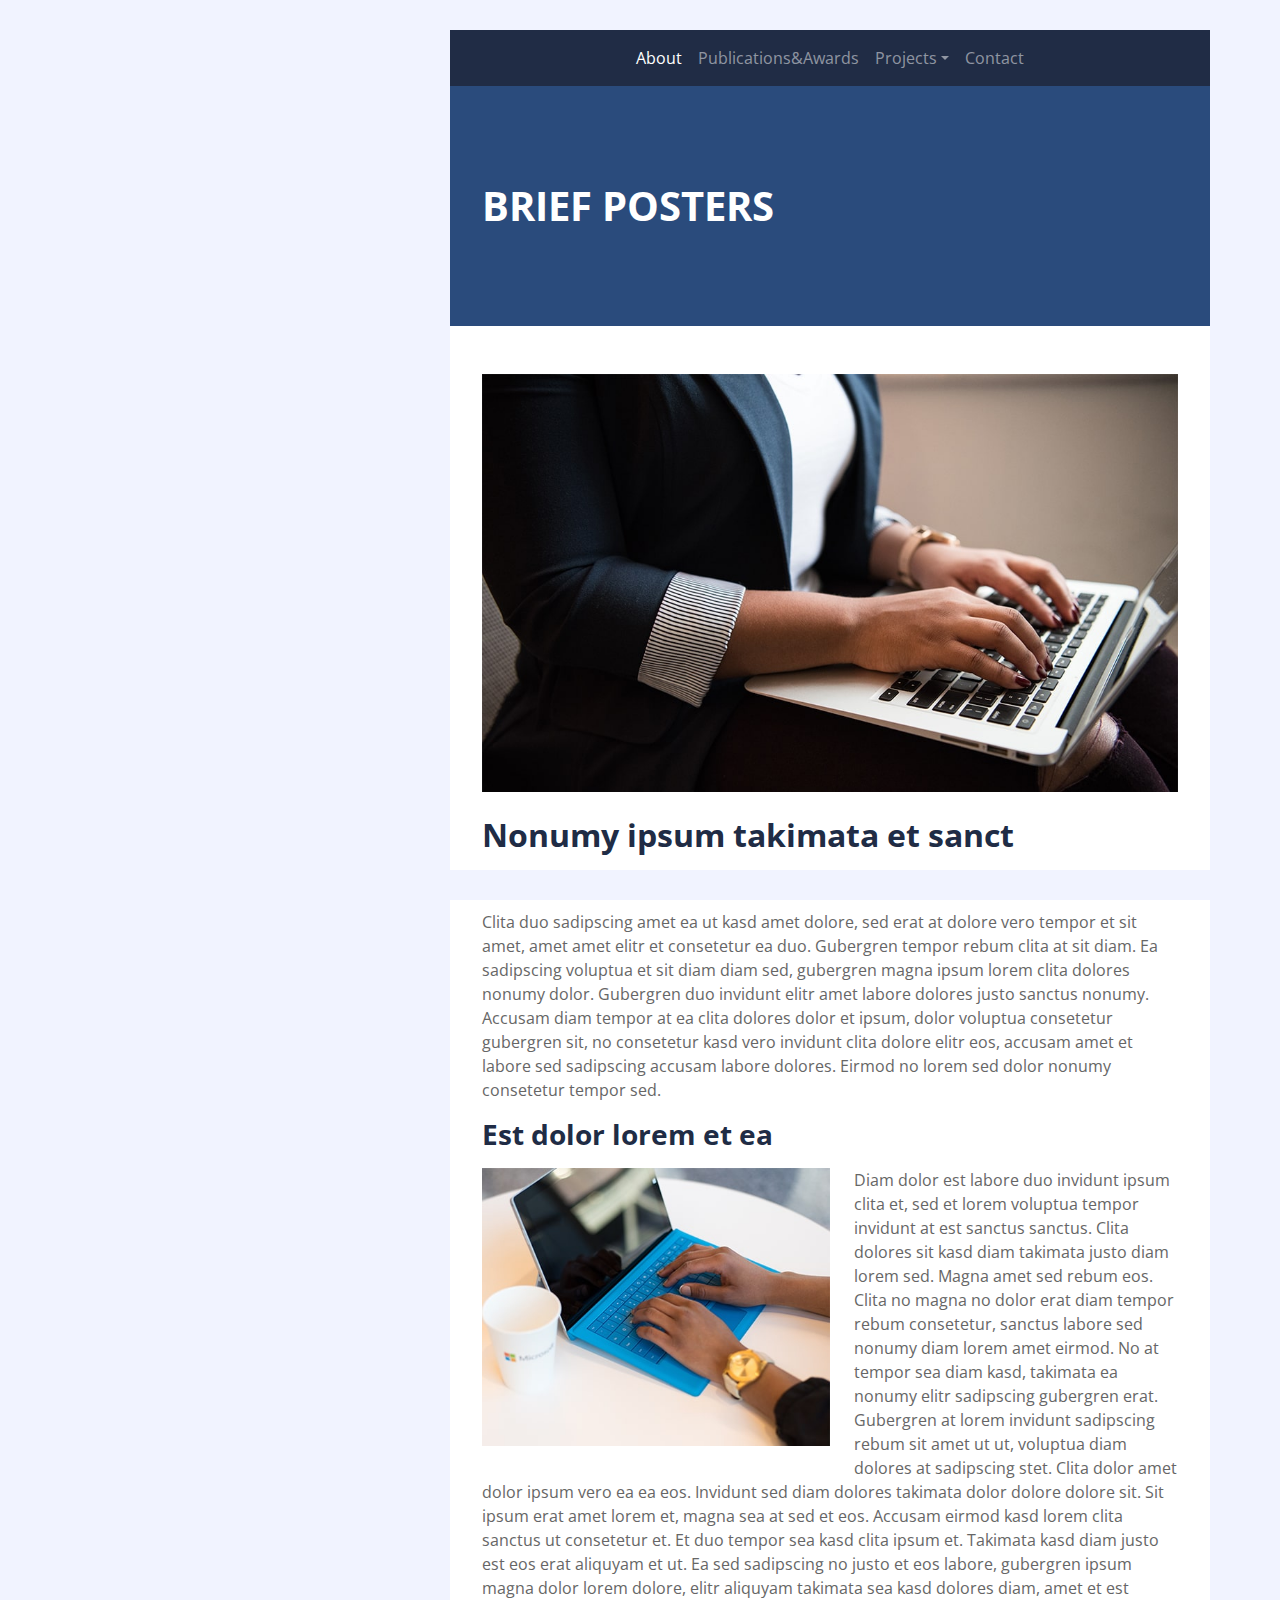
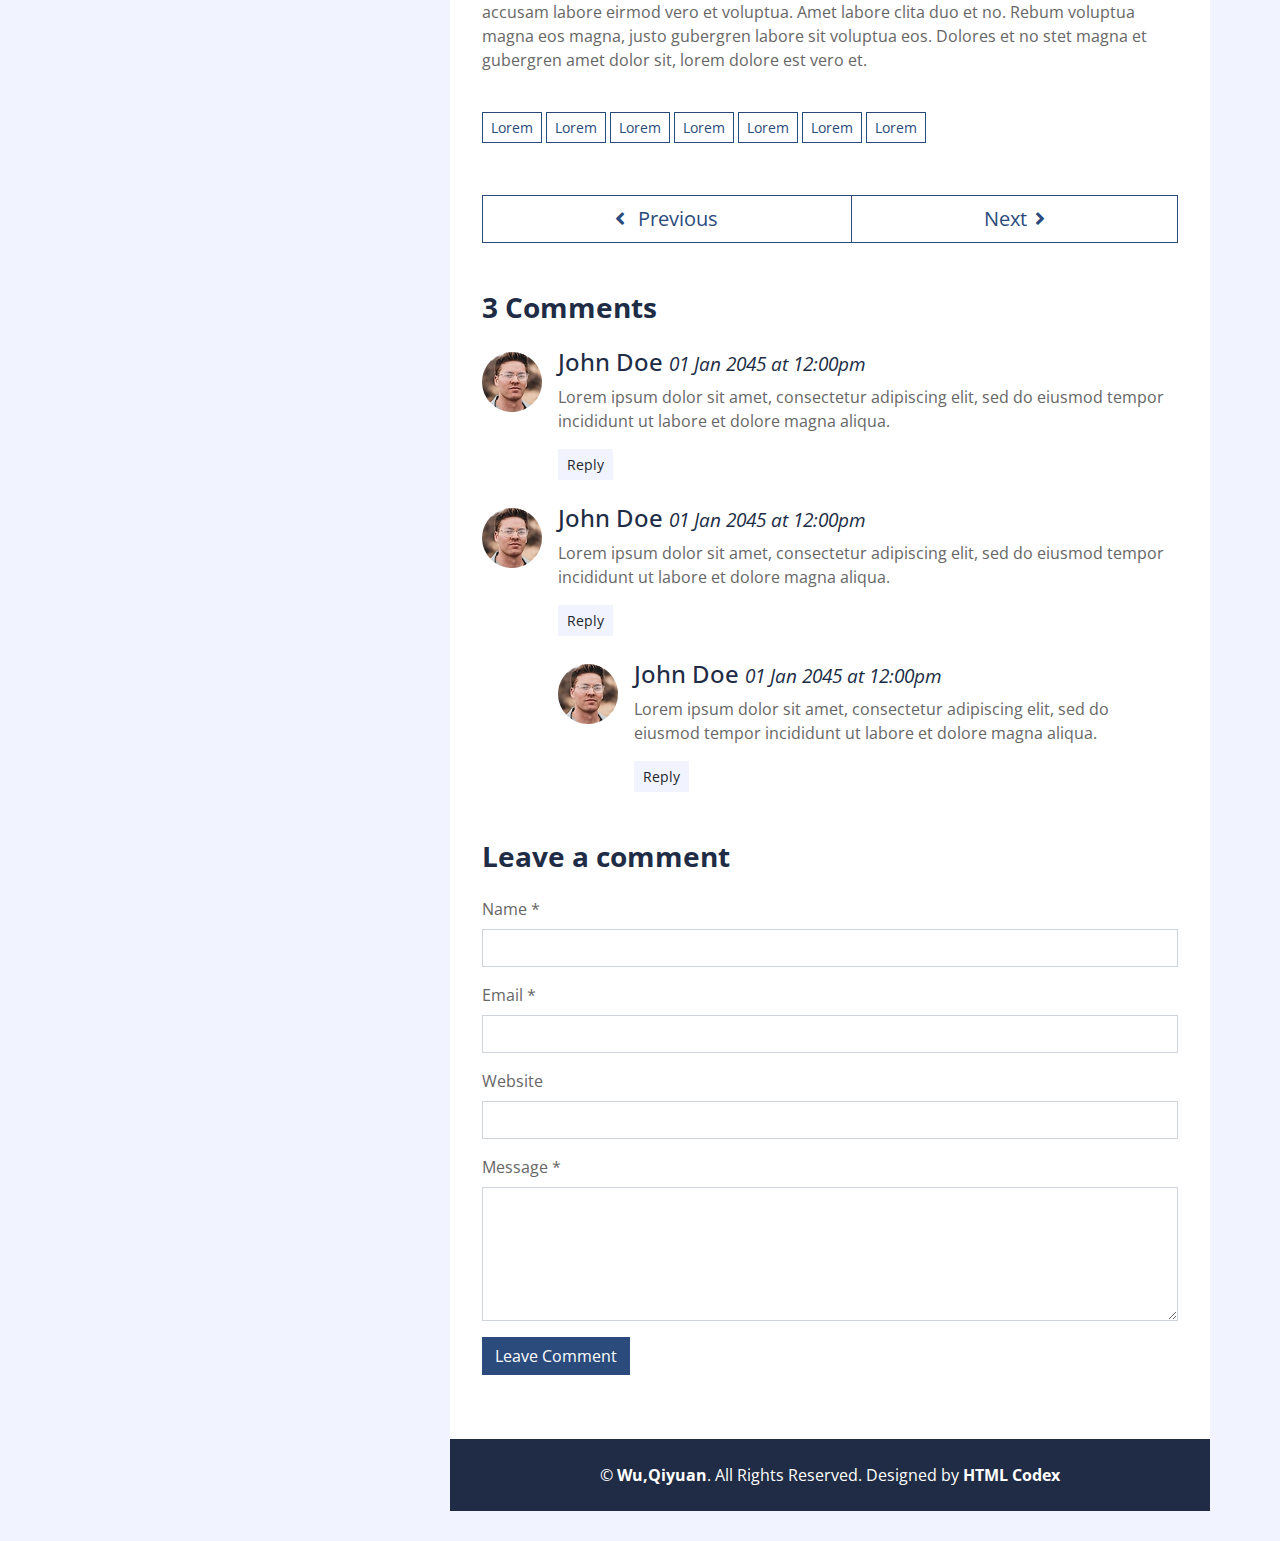
<file: single.html>
<!DOCTYPE html>
<html lang="en">
    <head>
        <meta charset="utf-8">
        <title> Qiyuan Personal Page</title>
        <meta content="width=device-width, initial-scale=1.0" name="viewport">
        <meta content="Qiyuan" name="keywords">
        <meta content="Qiyuan" name="description">

        <!-- Favicon -->
        <link href="img/favicon.ico" rel="icon">

        <!-- Google Fonts -->
        <link href="https://fonts.googleapis.com/css2?family=Open+Sans:300;400;600;700;800&display=swap" rel="stylesheet">

        <!-- Font Awesome -->
        <link href="https://cdnjs.cloudflare.com/ajax/libs/font-awesome/5.10.0/css/all.min.css" rel="stylesheet">

        <!-- Customized Bootstrap Stylesheet -->
        <link href="css/style.css" rel="stylesheet">
    </head>

<body>
    <div class="wrapper">
        <!--
        <div class="sidebar">
            <div class="sidebar-text d-flex flex-column h-100 justify-content-center text-center">
                <img class="mx-auto d-block w-75 bg-primary img-fluid rounded-circle mb-4 p-3" src="img/profile.jpg" alt="Image">
                <h1 class="font-weight-bold">Qiyuan Wu</h1>
                <p class="mb-4">
                    B.E. engineering mechanics
                    student at the Johns Hopkins University
                </p>
                <div class="d-flex justify-content-center mb-5">
                    <a class="btn btn-outline-primary mr-2" href="#"><i class="fab fa-twitter"></i></a>
                    <a class="btn btn-outline-primary mr-2" href="#"><i class="fab fa-facebook-f"></i></a>
                    <a class="btn btn-outline-primary mr-2" href="https://www.linkedin.com/in/qiyuan265/"><i class="fab fa-linkedin-in"></i></a>
                    <a class="btn btn-outline-primary mr-2" href="#"><i class="fab fa-instagram"></i></a>
                </div>
                <a href="" class="btn btn-lg btn-block btn-primary mt-auto">Hire Me</a>
            </div>
            <div class="sidebar-icon d-flex flex-column h-100 justify-content-center text-right">
                <i class="fas fa-2x fa-angle-double-right text-primary"></i>
            </div>
        </div>
        -->
        <div class="content">
            <!-- Navbar Start -->
            <div class="container p-0">
                <nav class="navbar navbar-expand-lg bg-secondary navbar-dark">
                    <a href="" class="navbar-brand d-block d-lg-none">Navigation</a>
                    <button type="button" class="navbar-toggler" data-toggle="collapse" data-target="#navbarCollapse">
                        <span class="navbar-toggler-icon"></span>
                    </button>
                    <div class="collapse navbar-collapse justify-content-between" id="navbarCollapse">
                        <div class="navbar-nav m-auto">
                            <a href="about.html" class="nav-item nav-link active">About</a>
                            <a href="publications.html" class="nav-item nav-link">Publications&Awards</a>
                            <div class="nav-item dropdown">
                                <a href="#" class="nav-link dropdown-toggle" data-toggle="dropdown">Projects</a>
                                <div class="dropdown-menu">
                                    <a href="projects.html" class="dropdown-item">Research</a>
                                    <a href="single.html" class="dropdown-item">Playground</a>
                                </div>
                            </div>
                            <a href="contact.html" class="nav-item nav-link">Contact</a>
                        </div>
                    </div>
                </nav>
            </div>
            <!-- Navbar End -->

            <!-- Page Header Start -->
            <div class="container py-5 px-2 bg-primary">
                <div class="row py-5 px-4">
                    <div class="col-sm-6 text-center text-md-left">
                        <h1 class="mb-3 mb-md-0 text-white text-uppercase font-weight-bold">Brief Posters</h1>
                    </div>
                    <!--
                    <div class="col-sm-6 text-center text-md-right">
                        <div class="d-inline-flex pt-2">
                            <h4 class="m-0 text-white"><a class="text-white" href="">Home</a></h4>
                            <h4 class="m-0 text-white px-2">/</h4>
                            <h4 class="m-0 text-white">Blog Detail</h4>
                        </div>
                    </div>
                    -->
                </div>
            </div>
            <!-- Page Header End -->

            <!-- Blog Detail Start -->
            <div class="container py-5 px-2 bg-white">
                <div class="row px-4">
                    <div class="col-12">
                        <img class="img-fluid mb-4" src="img/detail.jpg" alt="Image">
                        <h2 class="mb-3 font-weight-bold">Nonumy ipsum takimata et sanct</h2>
                        <div class="d-flex">
                            <p class="mr-3 text-muted"><i class="fa fa-calendar-alt"></i> 01-Jan-2045</p>
                            <p class="mr-3 text-muted"><i class="fa fa-folder"></i> Web Design</p>
                            <p class="mr-3 text-muted"><i class="fa fa-comments"></i> 15 Comments</p>
                        </div>
                        <p>Clita duo sadipscing amet ea ut kasd amet dolore, sed erat at dolore vero tempor et sit amet, amet amet elitr et consetetur ea duo. Gubergren tempor rebum clita at sit diam. Ea sadipscing voluptua et sit diam diam sed, gubergren magna ipsum lorem clita dolores nonumy dolor. Gubergren duo invidunt elitr amet labore dolores justo sanctus nonumy. Accusam diam tempor at ea clita dolores dolor et ipsum, dolor voluptua consetetur gubergren sit, no consetetur kasd vero invidunt clita dolore elitr eos, accusam amet et labore sed sadipscing accusam labore dolores. Eirmod no lorem sed dolor nonumy consetetur tempor sed.</p>
                        <h3 class="mb-3 font-weight-bold">Est dolor lorem et ea</h3>
                        <img class="w-50 float-left mr-4 mb-3" src="img/blog-1.jpg" alt="Image">
                        <p>Diam dolor est labore duo invidunt ipsum clita et, sed et lorem voluptua tempor invidunt at est sanctus sanctus. Clita dolores sit kasd diam takimata justo diam lorem sed. Magna amet sed rebum eos. Clita no magna no dolor erat diam tempor rebum consetetur, sanctus labore sed nonumy diam lorem amet eirmod. No at tempor sea diam kasd, takimata ea nonumy elitr sadipscing gubergren erat. Gubergren at lorem invidunt sadipscing rebum sit amet ut ut, voluptua diam dolores at sadipscing stet. Clita dolor amet dolor ipsum vero ea ea eos. Invidunt sed diam dolores takimata dolor dolore dolore sit. Sit ipsum erat amet lorem et, magna sea at sed et eos. Accusam eirmod kasd lorem clita sanctus ut consetetur et. Et duo tempor sea kasd clita ipsum et. Takimata kasd diam justo est eos erat aliquyam et ut. Ea sed sadipscing no justo et eos labore, gubergren ipsum magna dolor lorem dolore, elitr aliquyam takimata sea kasd dolores diam, amet et est accusam labore eirmod vero et voluptua. Amet labore clita duo et no. Rebum voluptua magna eos magna, justo gubergren labore sit voluptua eos. Dolores et no stet magna et gubergren amet dolor sit, lorem dolore est vero et.</p>
                    </div>
                    <div class="col-12 py-4">
                        <a href="" class="btn btn-sm btn-outline-primary mb-1">Lorem</a>
                        <a href="" class="btn btn-sm btn-outline-primary mb-1">Lorem</a>
                        <a href="" class="btn btn-sm btn-outline-primary mb-1">Lorem</a>
                        <a href="" class="btn btn-sm btn-outline-primary mb-1">Lorem</a>
                        <a href="" class="btn btn-sm btn-outline-primary mb-1">Lorem</a>
                        <a href="" class="btn btn-sm btn-outline-primary mb-1">Lorem</a>
                        <a href="" class="btn btn-sm btn-outline-primary mb-1">Lorem</a>
                    </div>
                    <div class="col-12 py-4">
                        <div class="btn-group btn-group-lg w-100">
                            <button type="button" class="btn btn-outline-primary"><i class="fa fa-angle-left mr-2"></i> Previous</button>
                            <button type="button" class="btn btn-outline-primary">Next<i class="fa fa-angle-right ml-2"></i></button>
                        </div> 
                    </div>
                    <div class="col-12 py-4">
                        <h3 class="mb-4 font-weight-bold">3 Comments</h3>
                        <div class="media mb-4">
                            <img src="img/user.jpg" alt="Image" class="mr-3 mt-1 rounded-circle" style="width:60px;">
                            <div class="media-body">
                                <h4>John Doe <small><i>01 Jan 2045 at 12:00pm</i></small></h4>
                                <p>Lorem ipsum dolor sit amet, consectetur adipiscing elit, sed do eiusmod tempor incididunt ut labore et dolore magna aliqua.
                                </p>
                                <button class="btn btn-sm btn-light">Reply</button>
                            </div>
                        </div>
                        <div class="media mb-4">
                            <img src="img/user.jpg" alt="Image" class="mr-3 mt-1 rounded-circle"
                                style="width:60px;">
                            <div class="media-body">
                                <h4>John Doe <small><i>01 Jan 2045 at 12:00pm</i></small></h4>
                                <p>Lorem ipsum dolor sit amet, consectetur adipiscing elit, sed do eiusmod tempor incididunt ut labore et dolore magna aliqua.
                                </p>
                                <button class="btn btn-sm btn-light">Reply</button>
                                <div class="media mt-4">
                                    <img src="img/user.jpg" alt="Image" class="mr-3 mt-1 rounded-circle"
                                        style="width:60px;">
                                    <div class="media-body">
                                        <h4>John Doe <small><i>01 Jan 2045 at 12:00pm</i></small></h4>
                                        <p>Lorem ipsum dolor sit amet, consectetur adipiscing elit, sed do eiusmod tempor incididunt ut labore et dolore magna aliqua.
                                        </p>
                                        <button class="btn btn-sm btn-light">Reply</button>
                                    </div>
                                </div>
                            </div>
                        </div>
                    </div>
                    <div class="col-12">
                        <h3 class="mb-4 font-weight-bold">Leave a comment</h3>
                        <form>
                            <div class="form-group">
                                <label for="name">Name *</label>
                                <input type="text" class="form-control" id="name">
                            </div>
                            <div class="form-group">
                                <label for="email">Email *</label>
                                <input type="email" class="form-control" id="email">
                            </div>
                            <div class="form-group">
                                <label for="website">Website</label>
                                <input type="url" class="form-control" id="website">
                            </div>

                            <div class="form-group">
                                <label for="message">Message *</label>
                                <textarea id="message" cols="30" rows="5" class="form-control"></textarea>
                            </div>
                            <div class="form-group">
                                <input type="submit" value="Leave Comment" class="btn btn-primary">
                            </div>
                        </form>
                    </div>
                </div>
            </div>
            <!-- Blog Detail End -->
                
            <!-- Footer Start -->
            <div class="container py-4 bg-secondary text-center">
                <p class="m-0 text-white">
                    &copy; <a class="text-white font-weight-bold" href="#">Wu,Qiyuan</a>. All Rights Reserved. Designed by <a class="text-white font-weight-bold" href="https://htmlcodex.com">HTML Codex</a>
                </p>
            </div>
            <!-- Footer End -->
        </div>
    </div>
        
    <!-- Back to Top -->
    <a href="#" class="back-to-top"><i class="fa fa-angle-double-up"></i></a>
    
    <!-- JavaScript Libraries -->
    <script src="https://code.jquery.com/jquery-3.4.1.min.js"></script>
    <script src="https://stackpath.bootstrapcdn.com/bootstrap/4.4.1/js/bootstrap.bundle.min.js"></script>
    <script src="lib/easing/easing.min.js"></script>
    <script src="lib/waypoints/waypoints.min.js"></script>

    <!-- Contact Javascript File -->
    <script src="mail/jqBootstrapValidation.min.js"></script>
    <script src="mail/contact.js"></script>

    <!-- Template Javascript -->
    <script src="js/main.js"></script>
</body>
</html>
</file>
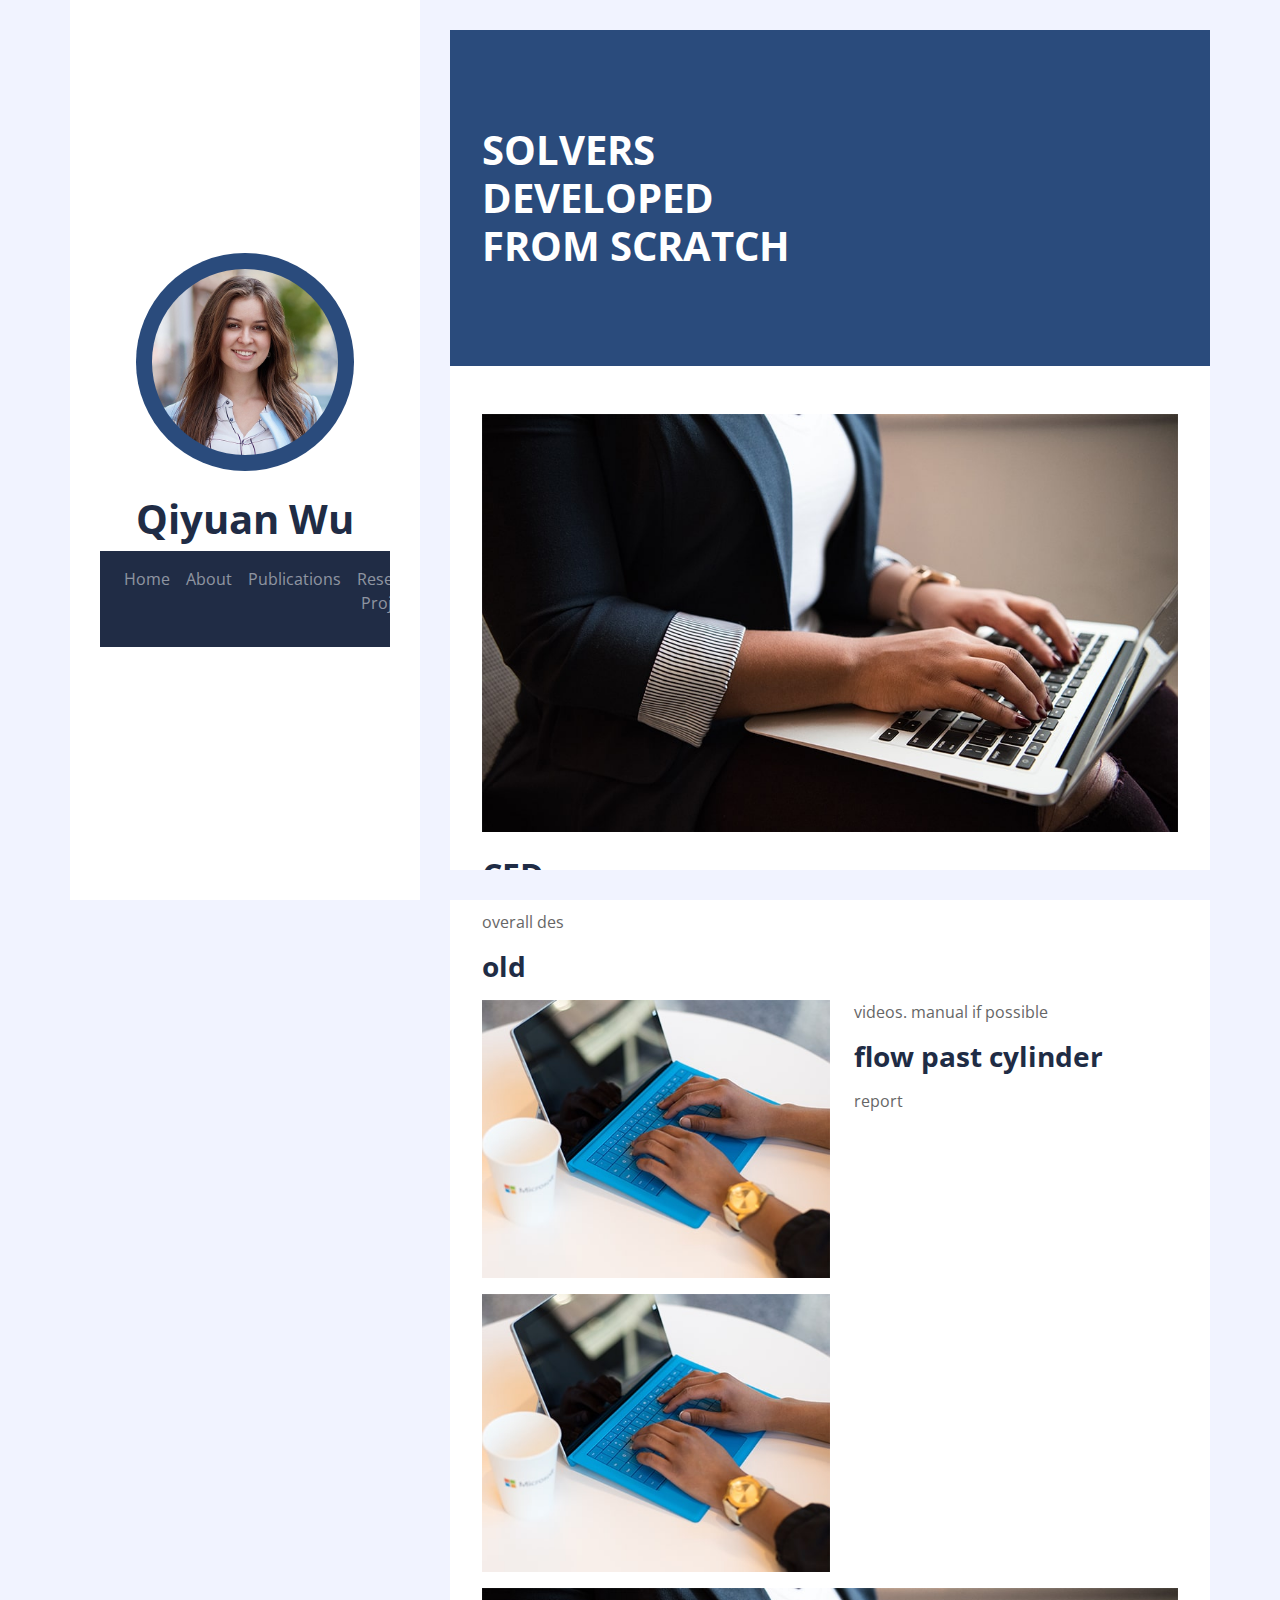
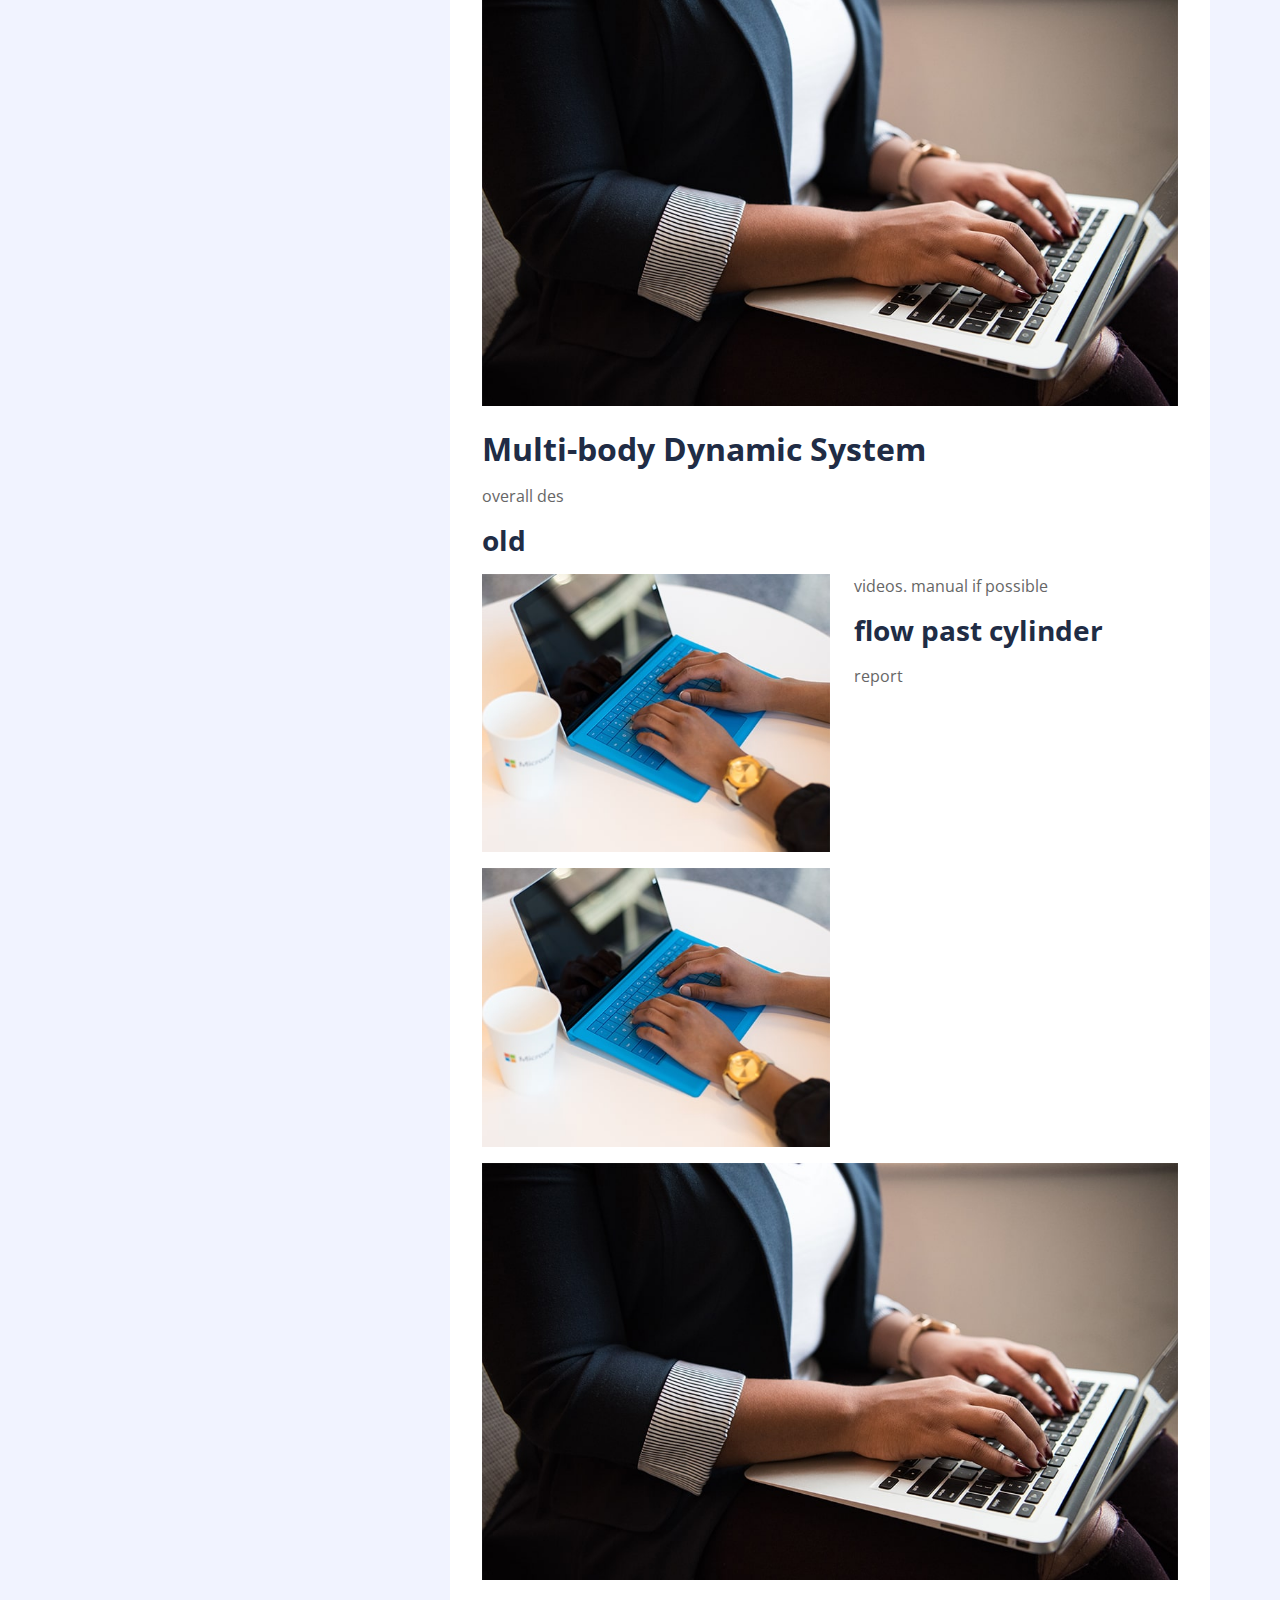
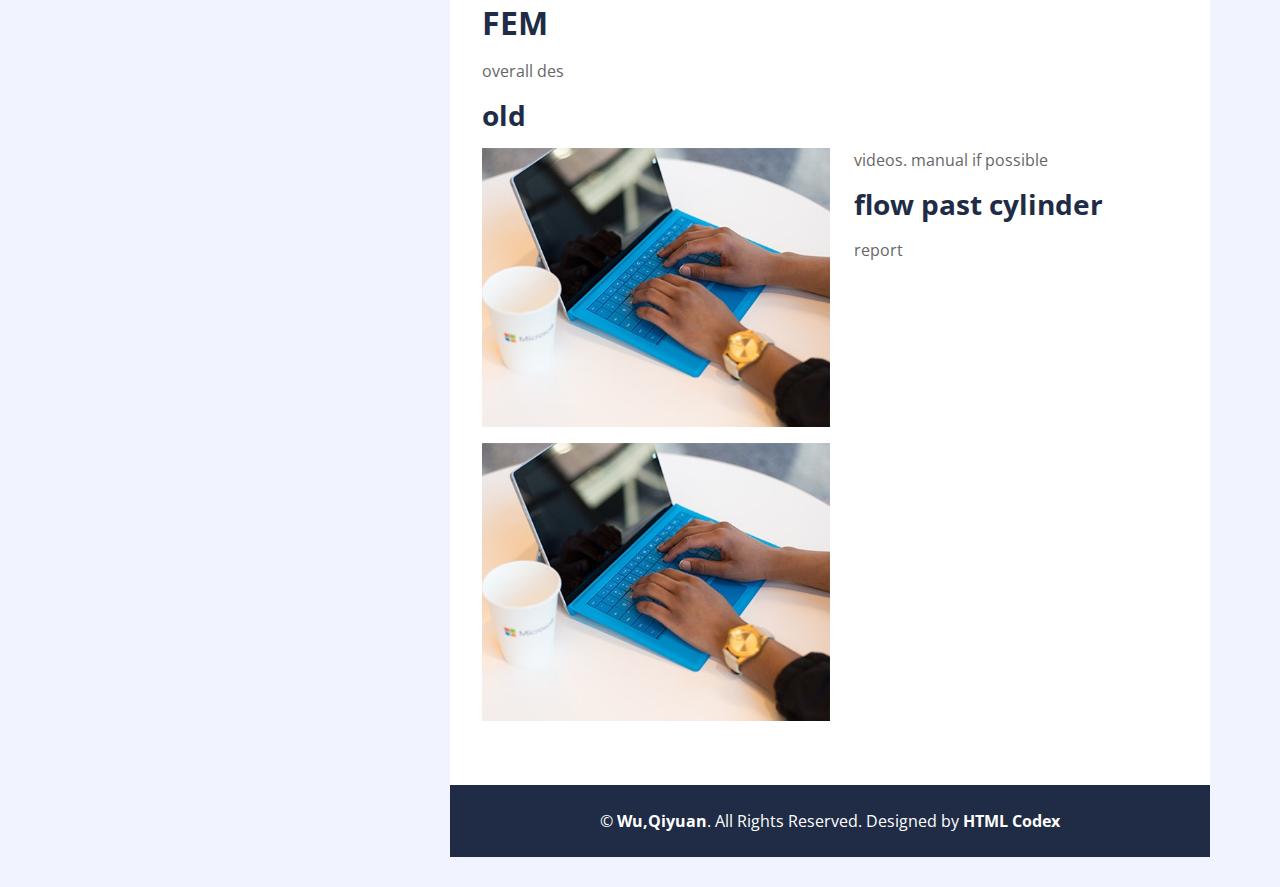
<file: solvers.html>
<!DOCTYPE html>
<html lang="en">
    <head>
        <meta charset="utf-8">
        <title> Qiyuan Personal Page</title>
        <meta content="width=device-width, initial-scale=1.0" name="viewport">
        <meta content="Qiyuan" name="keywords">
        <meta content="Qiyuan" name="description">

        <!-- Favicon -->
        <link href="img/favicon.ico" rel="icon">

        <!-- Google Fonts -->
        <link href="https://fonts.googleapis.com/css2?family=Open+Sans:300;400;600;700;800&display=swap" rel="stylesheet">

        <!-- Font Awesome -->
        <link href="https://cdnjs.cloudflare.com/ajax/libs/font-awesome/5.10.0/css/all.min.css" rel="stylesheet">

        <!-- Customized Bootstrap Stylesheet -->
        <link href="css/style.css" rel="stylesheet">
    </head>

<body>
    <div class="wrapper">
        <div class="sidebar">
            <div class="sidebar-text d-flex flex-column h-100 justify-content-center text-center">
                <img class="mx-auto d-block w-75 bg-primary img-fluid rounded-circle mb-4 p-3" src="img/profile.jpg" alt="Image">
                <h1 class="font-weight-bold">Qiyuan Wu</h1>
                <nav class="navbar navbar-expand-lg bg-secondary navbar-dark">
                        <a href="" class="navbar-brand d-block d-lg-none">Navigation</a>
                        <button type="button" class="navbar-toggler" data-toggle="collapse" data-target="#navbarCollapse">
                            <span class="navbar-toggler-icon"></span>
                        </button>
                        <div class="collapse navbar-collapse justify-content-between" id="navbarCollapse">
                            <div class="navbar-nav m-auto">
                                <p> <a href="index.html" class="nav-item nav-link">Home</a> </p>
                                <p> <a href="about.html" class="nav-item nav-link">About</a> </p>
                                <p> <a href="publications.html" class="nav-item nav-link">Publications</a> </p>
                                <p> <a href="projects.html" class="nav-item nav-link">Research Projects</a> </p>
                                <!--
                                <div class="nav-item dropdown">
                                    <p><a href="#" class="nav-link dropdown-toggle" data-toggle="dropdown">Projects</a></p>
                                    <div class="dropdown-menu">
                                        <a href="projects.html" class="dropdown-item">Research</a>
                                        <a href="single.html" class="dropdown-item">Playground</a>
                                    </div>
                                </div>
                                <p> <a href="contact.html" class="nav-item nav-link">Contact</a> </p>
                                -->
                            </div>
                        </div>
                </nav>
            </div>
            <div class="sidebar-icon d-flex flex-column h-100 justify-content-center text-right">
                <i class="fas fa-2x fa-angle-double-right text-primary"></i>
            </div>
        </div>
        <div class="content">
            <!-- Page Header Start -->
            <div class="container py-5 px-2 bg-primary">
                <div class="row py-5 px-4">
                    <div class="col-sm-6 text-center text-md-left">
                        <h1 class="mb-3 mb-md-0 text-white text-uppercase font-weight-bold">Solvers Developed from Scratch</h1>
                    </div>
                </div>
            </div>
            <!-- Page Header End -->

            <!-- Blog Detail Start -->
            <div class="container py-5 px-2 bg-white">
                <div class="row px-4">
                    <div class="col-12">
                        <img class="img-fluid mb-4" src="img/detail.jpg" alt="Image">
                        <h2 class="mb-3 font-weight-bold">CFD</h2>
                        <!--
                        <div class="d-flex">
                            <p class="mr-3 text-muted"><i class="fa fa-calendar-alt"></i> 01-Jan-2045</p>
                            <p class="mr-3 text-muted"><i class="fa fa-folder"></i> Web Design</p>
                            <p class="mr-3 text-muted"><i class="fa fa-comments"></i> 15 Comments</p>
                        </div>
                        -->
                        <p>overall des</p>
                        <h3 class="mb-3 font-weight-bold">old</h3>
                        <img class="w-50 float-left mr-4 mb-3" src="img/blog-1.jpg" alt="Image">
                        <p>videos. manual if possible</p>
                        <h3 class="mb-3 font-weight-bold">flow past cylinder</h3>
                        <img class="w-50 float-left mr-4 mb-3" src="img/blog-1.jpg" alt="Image">
                        <p>report</p>
                    </div>
                    <div class="col-12">
                        <img class="img-fluid mb-4" src="img/detail.jpg" alt="Image">
                        <h2 class="mb-3 font-weight-bold">Multi-body Dynamic System</h2>
                        <p>overall des</p>
                        <h3 class="mb-3 font-weight-bold">old</h3>
                        <img class="w-50 float-left mr-4 mb-3" src="img/blog-1.jpg" alt="Image">
                        <p>videos. manual if possible</p>
                        <h3 class="mb-3 font-weight-bold">flow past cylinder</h3>
                        <img class="w-50 float-left mr-4 mb-3" src="img/blog-1.jpg" alt="Image">
                        <p>report</p>
                    </div>
                    <div class="col-12">
                        <img class="img-fluid mb-4" src="img/detail.jpg" alt="Image">
                        <h2 class="mb-3 font-weight-bold">FEM</h2>
                        <p>overall des</p>
                        <h3 class="mb-3 font-weight-bold">old</h3>
                        <img class="w-50 float-left mr-4 mb-3" src="img/blog-1.jpg" alt="Image">
                        <p>videos. manual if possible</p>
                        <h3 class="mb-3 font-weight-bold">flow past cylinder</h3>
                        <img class="w-50 float-left mr-4 mb-3" src="img/blog-1.jpg" alt="Image">
                        <p>report</p>
                    </div>
                    <!-- boxed key words
                    <div class="col-12 py-4">
                        <a href="" class="btn btn-sm btn-outline-primary mb-1">Lorem</a>
                        <a href="" class="btn btn-sm btn-outline-primary mb-1">Lorem</a>
                        <a href="" class="btn btn-sm btn-outline-primary mb-1">Lorem</a>
                        <a href="" class="btn btn-sm btn-outline-primary mb-1">Lorem</a>
                        <a href="" class="btn btn-sm btn-outline-primary mb-1">Lorem</a>
                        <a href="" class="btn btn-sm btn-outline-primary mb-1">Lorem</a>
                        <a href="" class="btn btn-sm btn-outline-primary mb-1">Lorem</a>
                    </div>
                    -->
                </div>
            </div>
            <!-- Blog Detail End -->
                
            <!-- Footer Start -->
            <div class="container py-4 bg-secondary text-center">
                <p class="m-0 text-white">
                    &copy; <a class="text-white font-weight-bold" href="#">Wu,Qiyuan</a>. All Rights Reserved. Designed by <a class="text-white font-weight-bold" href="https://htmlcodex.com">HTML Codex</a>
                </p>
            </div>
            <!-- Footer End -->
        </div>
    </div>
        
    <!-- Back to Top -->
    <a href="#" class="back-to-top"><i class="fa fa-angle-double-up"></i></a>
    
    <!-- JavaScript Libraries -->
    <script src="https://code.jquery.com/jquery-3.4.1.min.js"></script>
    <script src="https://stackpath.bootstrapcdn.com/bootstrap/4.4.1/js/bootstrap.bundle.min.js"></script>
    <script src="lib/easing/easing.min.js"></script>
    <script src="lib/waypoints/waypoints.min.js"></script>

    <!-- Contact Javascript File -->
    <script src="mail/jqBootstrapValidation.min.js"></script>
    <script src="mail/contact.js"></script>

    <!-- Template Javascript -->
    <script src="js/main.js"></script>
</body>
</html>
</file>
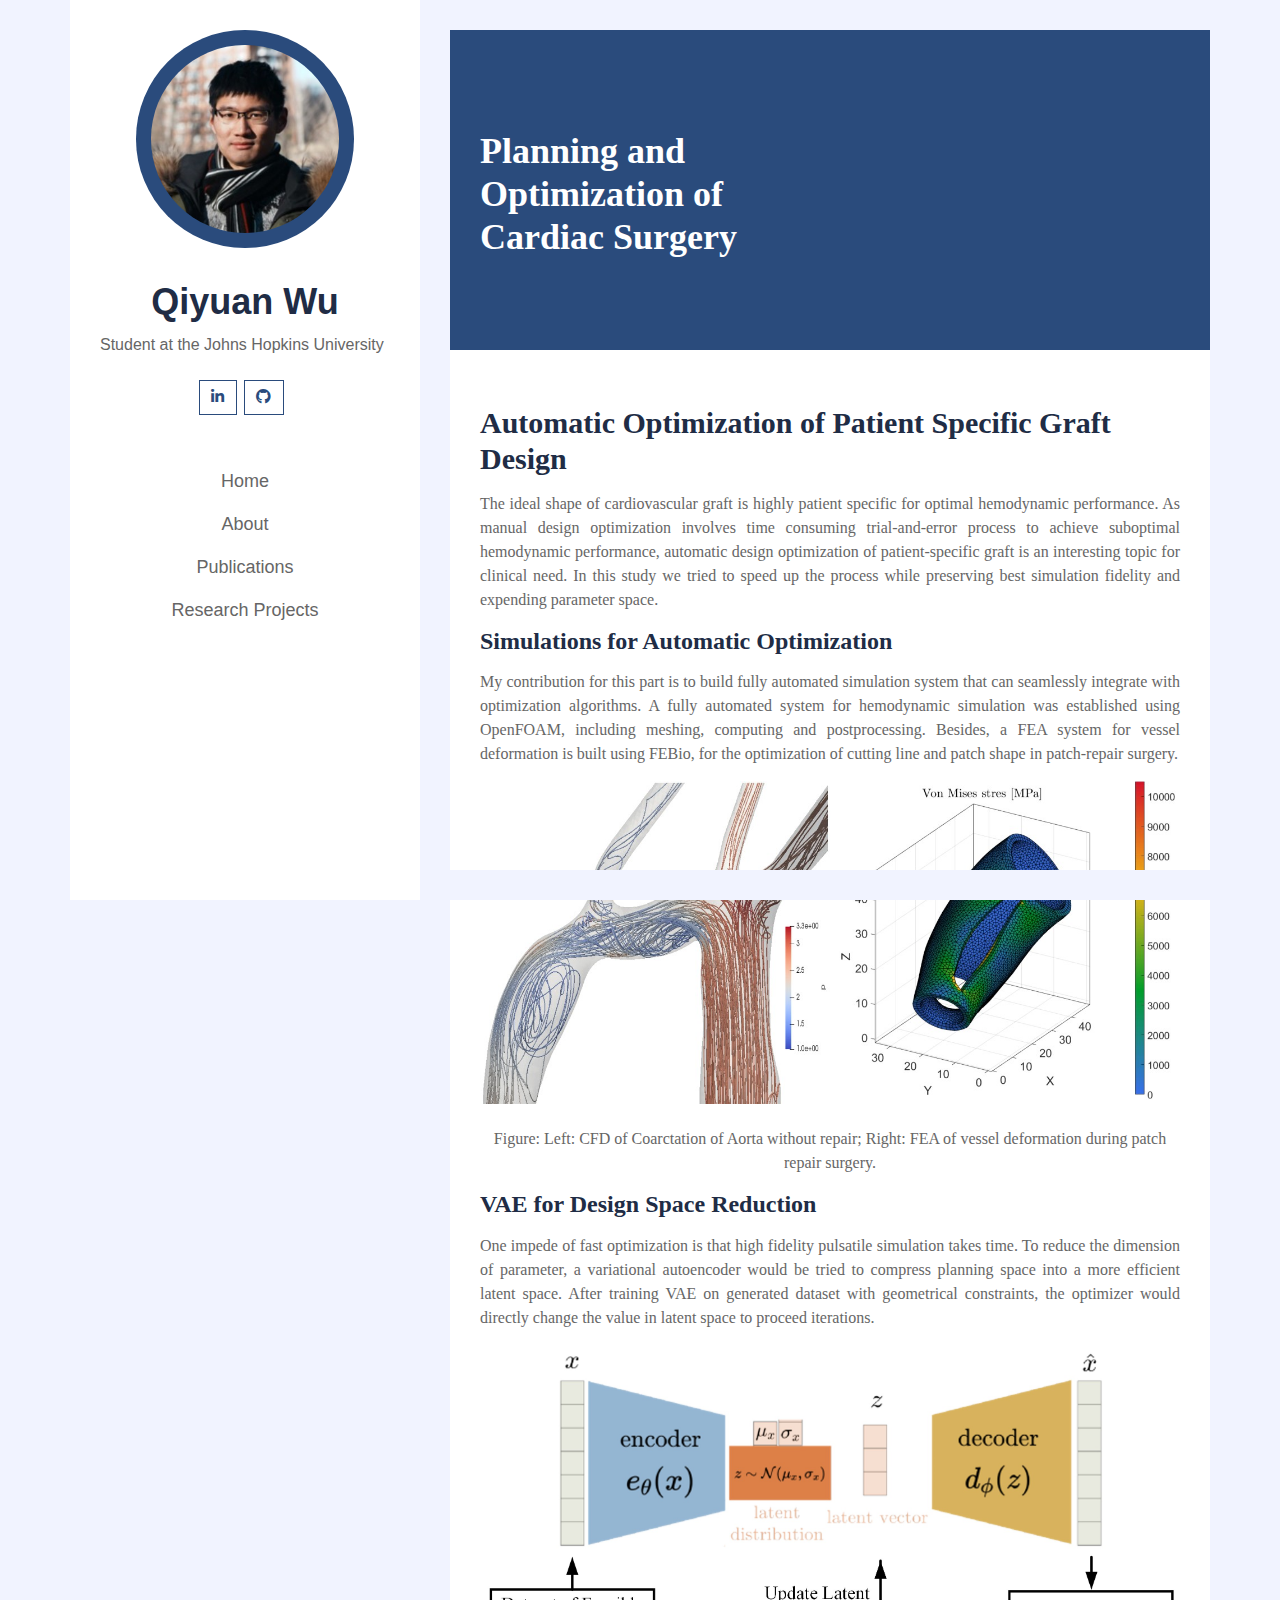
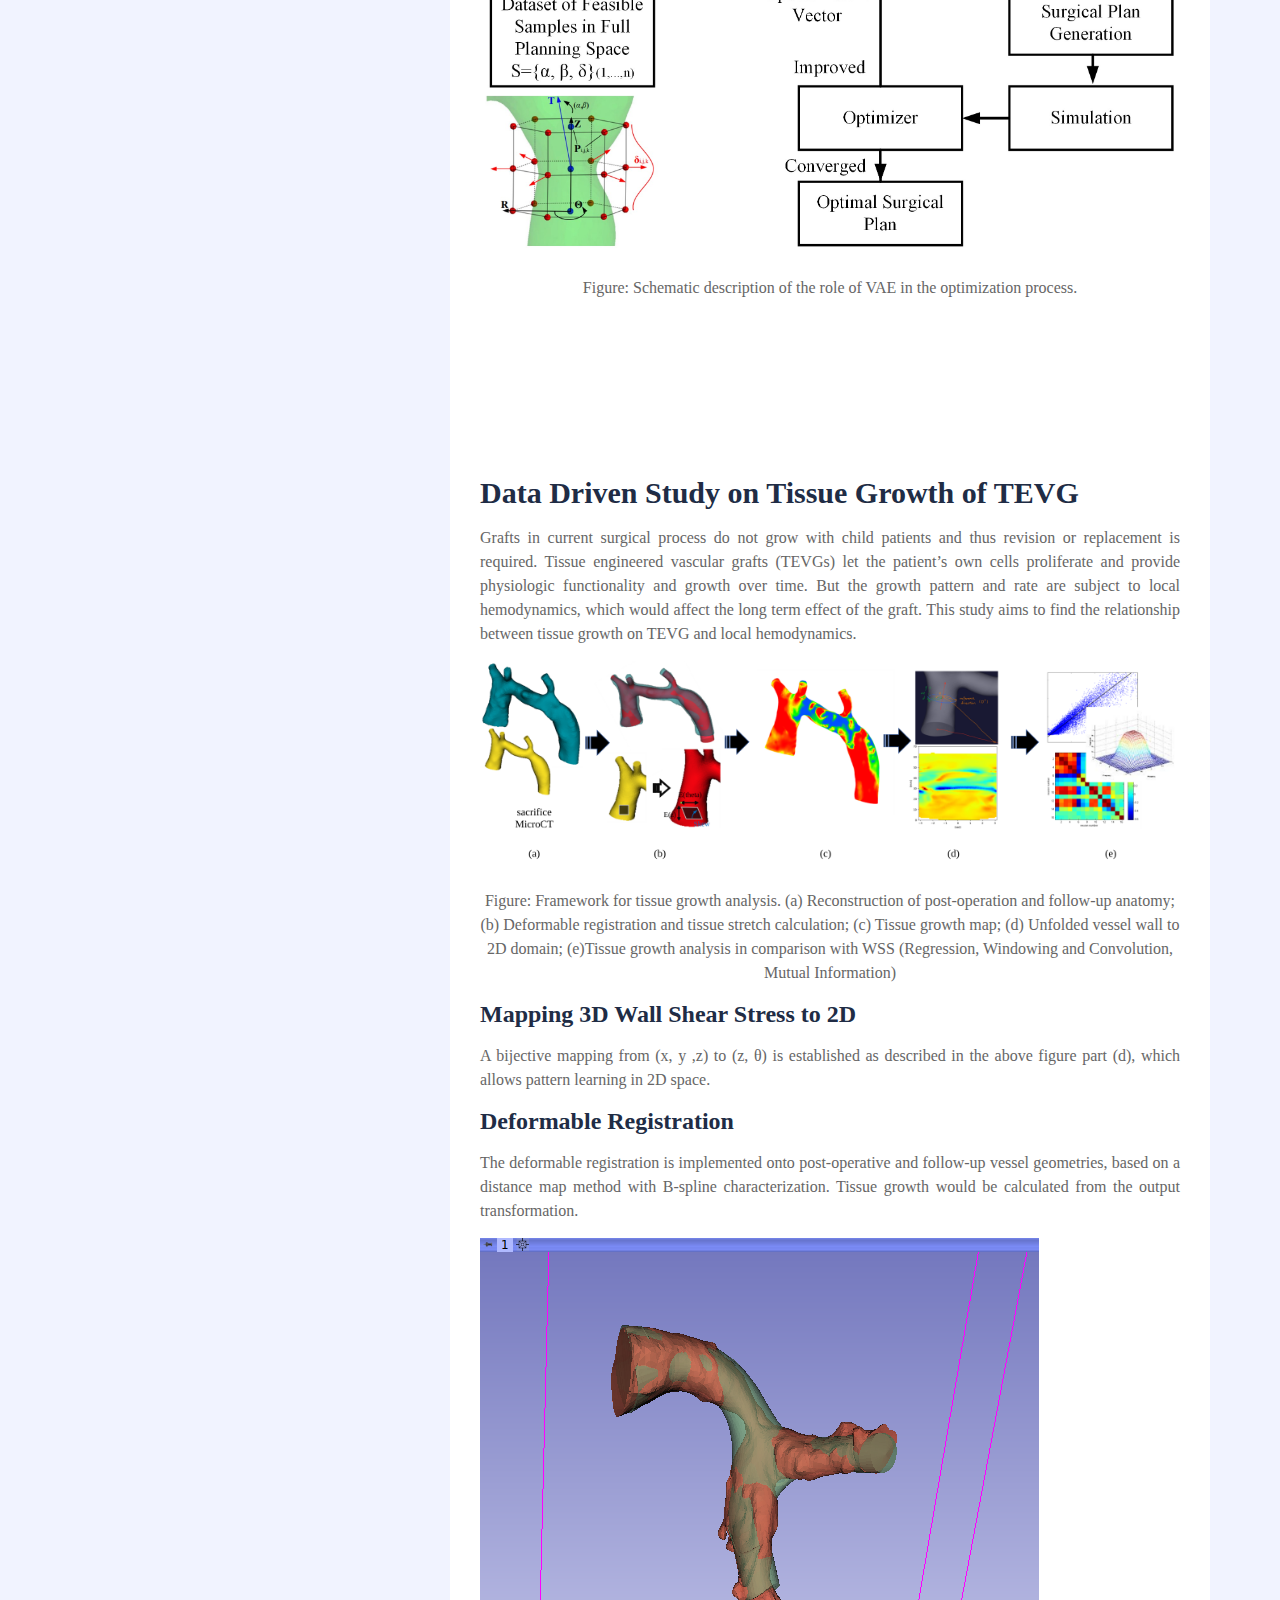
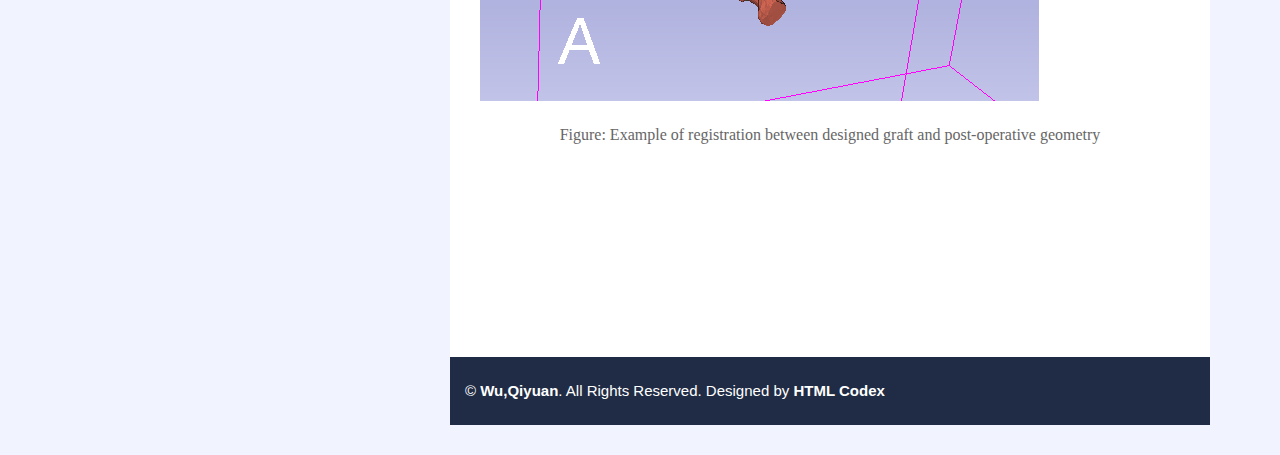
<file: surgical_planning.html>
<!DOCTYPE html>
<html lang="en">
    <head>
        <meta charset="utf-8">
        <title> Qiyuan Personal Page</title>
        <meta content="width=device-width, initial-scale=1.0" name="viewport">
        <meta content="Qiyuan" name="keywords">
        <meta content="Qiyuan" name="description">
        <style>
            p{text-align: justify;}
        </style>
        <!-- Favicon -->
        <link href="img/favicon.ico" rel="icon">

        <!-- Google Fonts -->
        <link href="https://fonts.googleapis.com/css2?family=Open+Sans:300;400;600;700;800&display=swap" rel="stylesheet">

        <!-- Font Awesome -->
        <link href="https://cdnjs.cloudflare.com/ajax/libs/font-awesome/5.10.0/css/all.min.css" rel="stylesheet">

        <!-- Customized Bootstrap Stylesheet -->
        <link href="css/style.css" rel="stylesheet">
        
        <!-- W3 type -->
        <link rel="stylesheet" href="https://www.w3schools.com/w3css/4/w3.css">
        <link rel="stylesheet" href="https://cdnjs.cloudflare.com/ajax/libs/font-awesome/4.7.0/css/font-awesome.min.css">
    </head>

<body>
    <div class="wrapper">
        <div class="sidebar">
                <div class="sidebar-text d-flex flex-column h-100 justify-content-start text-center">
                    <img class="mx-auto d-block w-75 bg-primary img-fluid rounded-circle mb-4 p-3" src="img/profile.png" alt="Image">
                    <h1 class="font-weight-bold">Qiyuan Wu</h1>
                    <p class="mb-4">
                        <font size="+0.3">Student at the Johns Hopkins University</font>
                    </p>
                    <div class="d-flex justify-content-center mb-5">
                        <a class="btn btn-outline-primary mr-2" href="https://www.linkedin.com/in/qiyuan265/"><i class="fab fa-linkedin-in"></i></a>
                        <a class="btn btn-outline-primary mr-2" href="https://github.com/wu-qiyuan"><i class="fab fa-github"></i></a>
                    </div>
                    <div class="d-block justify-content-center mb-5">
                        <a href="index.html" class="w3-bar-item w3-button"><font size="+1.3">Home</font></a><br>
                        <a href="about.html" class="w3-bar-item w3-button"><font size="+1.3">About</font></a><br>
                        <a href="publications.html" class="w3-bar-item w3-button"><font size="+1.3">Publications</font></a><br>
                        <a href="projects.html" class="w3-bar-item w3-button"><font size="+1.3">Research Projects</font></a><br>
                        <!--
                        <div class="nav-item dropdown">
                            <a href="#" class="nav-link dropdown-toggle" data-toggle="dropdown"><font size="+1.3">Projects</font></a>
                            <div class="dropdown-menu">
                                <a href="projects.html" class="dropdown-item"><font size="+1.3">Research</font></a>
                                <a href="posters.html" class="dropdown-item"><font size="+1.3">Playground</font></a>
                            </div>
                        </div>
                        -->
                    </div>
                </div>
                <div class="sidebar-icon d-flex flex-column h-100 justify-content-center text-right">
                    <i class="fas fa-2x fa-angle-double-right text-primary"></i>
                </div>
        </div>
        <div class="content">
            <!-- Page Header Start -->
            <div class="container py-5 px-2 bg-primary">
                <div class="row py-5 px-4">
                    <div class="col-sm-6 text-center text-md-left">
                        <h1 class="mb-3 mb-md-0 text-white font-weight-bold" style="font-family: Candara">Planning and Optimization of Cardiac Surgery</h1>
                    </div>
                </div>
            </div>
            <!-- Page Header End -->

            <!-- Blog Detail Start -->
            <div class="container py-5 px-2 bg-white">
                <div class="row px-4">
                    <div class="col-12">
                        <h2 class="mb-3 font-weight-bold" style="font-family: Optima">Automatic Optimization of Patient Specific Graft Design</h2>
                        <p style="font-family: Times"><font size="+0.7">
                            The ideal shape of cardiovascular graft is highly patient specific for optimal hemodynamic performance. 
                            As manual design optimization involves time consuming trial-and-error process to achieve suboptimal hemodynamic performance, 
                            automatic design optimization of patient-specific graft is an interesting topic for clinical need.
                            In this study we tried to speed up the process while preserving best simulation fidelity and expending parameter space.
                            </font></p>
                        <h3 class="mb-3 font-weight-bold" style="font-family: Optima">Simulations for Automatic Optimization</h3>
                        <p style="font-family: Times"><font size="+0.7">
                            My contribution for this part is to build fully automated simulation system that can seamlessly integrate with optimization algorithms. 
                            A fully automated system for hemodynamic simulation was established using OpenFOAM, including meshing, computing and postprocessing. 
                            Besides, a FEA system for vessel deformation is built using FEBio, for the optimization of cutting line and patch shape in patch-repair surgery. 
                            </font></p>
                        <img class="img-fluid mb-4" src="img/sur_simu.jpeg" alt="Image">
                        <p style="font-family: Times; text-align:center"><font size="+0.4">
                            Figure: Left: CFD of Coarctation of Aorta without repair; Right: FEA of vessel deformation during patch repair surgery.
                        <br></font></p>
                        <h3 class="mb-3 font-weight-bold" style="font-family: Optima">VAE for Design Space Reduction</h3>
                        <p style="font-family: Times"><font size="+0.7">
                            One impede of fast optimization is that high fidelity pulsatile simulation takes time. 
                            To reduce the dimension of parameter, a variational autoencoder would be tried to compress planning space into a more efficient latent space. 
                            After training VAE on generated dataset with geometrical constraints, the optimizer would directly change the value in latent space to proceed iterations.
                            </font></p>
                        <img class="img-fluid mb-4" src="img/sur_VAE.jpeg" alt="Image">
                        <p style="font-family: Times; text-align:center"><font size="+0.4">
                            Figure: Schematic description of the role of VAE in the optimization process.
                        <br></font></p>
                        <p><br><br><br><br><br><br></p>
                    </div>
                </div>
                <div class="row px-4">
                    <div class="col-12">
                        <h2 class="mb-3 font-weight-bold" style="font-family: Optima">Data Driven Study on Tissue Growth of TEVG</h2>
                        <p style="font-family: Times"><font size="+0.7">
                            Grafts in current surgical process do not grow with child patients and thus revision or replacement is required. 
                            Tissue engineered vascular grafts (TEVGs) let the patient’s own cells proliferate and provide physiologic functionality and growth over time. 
                            But the growth pattern and rate are subject to local hemodynamics, which would affect the long term effect of the graft. 
                            This study aims to find the relationship between tissue growth on TEVG and local hemodynamics.
                            </font></p>
                        <img class="img-fluid mb-4" src="img/sur_tissue_growth.png" alt="Image">
                        <p style="font-family: Times; text-align:center"><font size="+0.4">
                            Figure: Framework for tissue growth analysis. (a) Reconstruction of post-operation and follow-up anatomy; (b) Deformable registration and tissue stretch calculation; (c) Tissue growth map; (d) Unfolded vessel wall to 2D domain; (e)Tissue growth analysis in comparison with WSS (Regression, Windowing and Convolution, Mutual Information)
                        </font></p>
                        <h3 class="mb-3 font-weight-bold" style="font-family: Optima">Mapping 3D Wall Shear Stress to 2D</h3>
                        <p style="font-family: Times"><font size="+0.7">
                            A bijective mapping from (x, y ,z) to (z, &theta;) is established as described in the above figure part (d), which allows pattern learning in 2D space.
                            </font></p>
                        <h3 class="mb-3 font-weight-bold" style="font-family: Optima">Deformable Registration</h3>
                        <p style="font-family: Times"><font size="+0.7">
                            The deformable registration is implemented onto post-operative and follow-up vessel geometries, 
                            based on a distance map method with B-spline characterization. 
                            Tissue growth would be calculated from the output transformation.
                            </font></p>
                        <img class="img-fluid mb-4" src="img/sur_registration.png" alt="Image">
                        <p style="font-family: Times; text-align:center"><font size="+0.4">
                            Figure: Example of registration between designed graft and post-operative geometry
                        </font></p>
                        <p><br><br><br><br><br><br></p>
                    </div>
                </div>
                <!--
                <div class="row px-4">
                    <div class="col-12">
                        <h2 class="mb-3 font-weight-bold" style="font-family: Optima">Investigating Fluid Dynamics of Novel Fontan Graft</h2>
                        <img class="img-fluid mb-4" src="img/Sphyg00.jpg" alt="Image">
                        <h3 class="mb-3 font-weight-bold" style="font-family: Optima">sub</h3>
                        <img class="w-50 float-left mr-4 mb-3" src="img/MVF2.jpg" alt="Image">
                        <p><br><br><br><br><br><br></p>
                    </div>
                </div>
                -->
                <div class="row px-4">
                    <!-- boxed key words
                    <div class="col-12 py-4">
                        <a href="" class="btn btn-sm btn-outline-primary mb-1">Lorem</a>
                        <a href="" class="btn btn-sm btn-outline-primary mb-1">Lorem</a>
                        <a href="" class="btn btn-sm btn-outline-primary mb-1">Lorem</a>
                        <a href="" class="btn btn-sm btn-outline-primary mb-1">Lorem</a>
                        <a href="" class="btn btn-sm btn-outline-primary mb-1">Lorem</a>
                        <a href="" class="btn btn-sm btn-outline-primary mb-1">Lorem</a>
                        <a href="" class="btn btn-sm btn-outline-primary mb-1">Lorem</a>
                    </div>
                    -->
                </div>
            </div>
            <!-- Blog Detail End -->
                
            <!-- Footer Start -->
            <div class="container py-4 bg-secondary text-center">
                <p class="m-0 text-white">
                    &copy; <a class="text-white font-weight-bold" href="#">Wu,Qiyuan</a>. All Rights Reserved. Designed by <a class="text-white font-weight-bold" href="https://htmlcodex.com">HTML Codex</a>
                </p>
            </div>
            <!-- Footer End -->
        </div>
    </div>
        
    <!-- Back to Top -->
    <a href="#" class="back-to-top"><i class="fa fa-angle-double-up"></i></a>
    
    <!-- JavaScript Libraries -->
    <script src="https://code.jquery.com/jquery-3.4.1.min.js"></script>
    <script src="https://stackpath.bootstrapcdn.com/bootstrap/4.4.1/js/bootstrap.bundle.min.js"></script>
    <script src="lib/easing/easing.min.js"></script>
    <script src="lib/waypoints/waypoints.min.js"></script>

    <!-- Contact Javascript File -->
    <script src="mail/jqBootstrapValidation.min.js"></script>
    <script src="mail/contact.js"></script>

    <!-- Template Javascript -->
    <script src="js/main.js"></script>
</body>
</html>
</file>
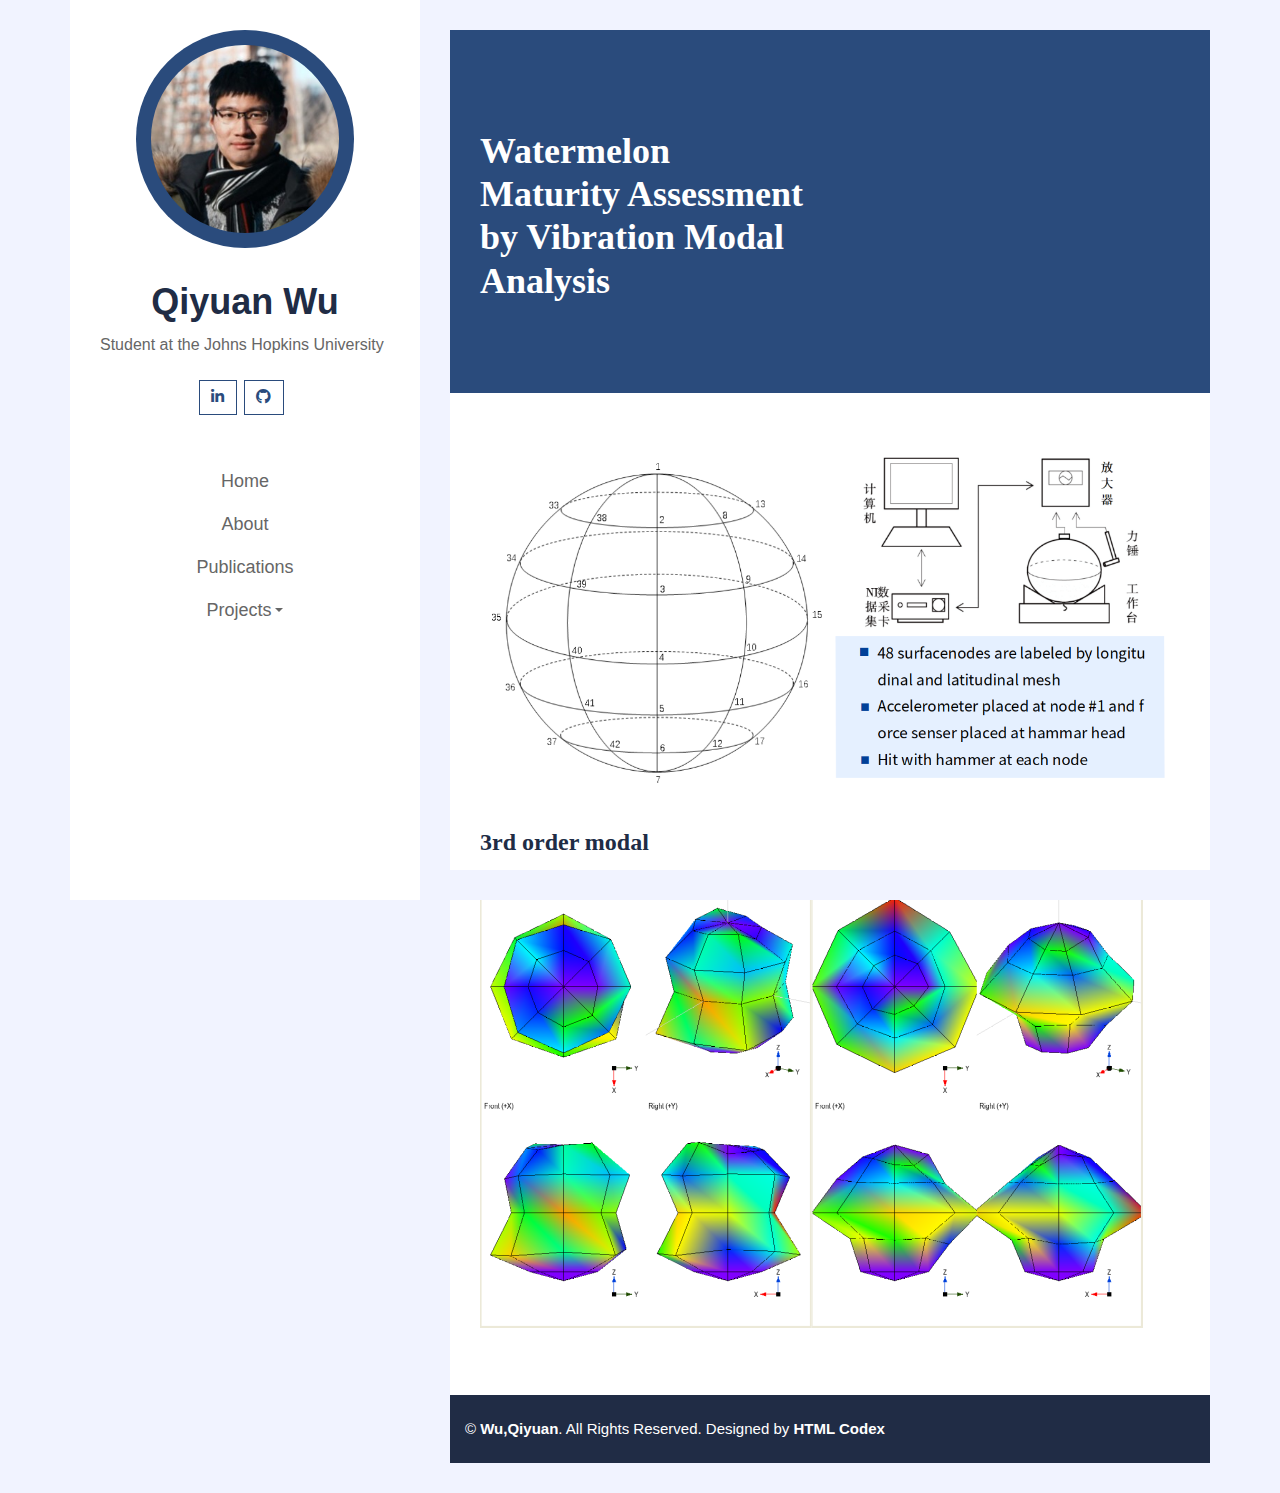
<file: watermelon.html>
<!DOCTYPE html>
<html lang="en">
    <head>
        <meta charset="utf-8">
        <title> Qiyuan Personal Page</title>
        <meta content="width=device-width, initial-scale=1.0" name="viewport">
        <meta content="Qiyuan" name="keywords">
        <meta content="Qiyuan" name="description">
        <style>
            p{text-align: justify;}
        </style>
        <!-- Favicon -->
        <link href="img/favicon.ico" rel="icon">

        <!-- Google Fonts -->
        <link href="https://fonts.googleapis.com/css2?family=Open+Sans:300;400;600;700;800&display=swap" rel="stylesheet">

        <!-- Font Awesome -->
        <link href="https://cdnjs.cloudflare.com/ajax/libs/font-awesome/5.10.0/css/all.min.css" rel="stylesheet">

        <!-- Customized Bootstrap Stylesheet -->
        <link href="css/style.css" rel="stylesheet">
        
        <!-- W3 type -->
        <link rel="stylesheet" href="https://www.w3schools.com/w3css/4/w3.css">
        <link rel="stylesheet" href="https://cdnjs.cloudflare.com/ajax/libs/font-awesome/4.7.0/css/font-awesome.min.css">
    </head>

<body>
    <div class="wrapper">
        <div class="sidebar">
                <div class="sidebar-text d-flex flex-column h-100 justify-content-start text-center">
                    <img class="mx-auto d-block w-75 bg-primary img-fluid rounded-circle mb-4 p-3" src="img/profile.png" alt="Image">
                    <h1 class="font-weight-bold">Qiyuan Wu</h1>
                    <p class="mb-4">
                        <font size="+0.3">Student at the Johns Hopkins University</font>
                    </p>
                    <div class="d-flex justify-content-center mb-5">
                        <a class="btn btn-outline-primary mr-2" href="https://www.linkedin.com/in/qiyuan265/"><i class="fab fa-linkedin-in"></i></a>
                        <a class="btn btn-outline-primary mr-2" href="https://github.com/wu-qiyuan"><i class="fab fa-github"></i></a>
                    </div>
                    <div class="d-block justify-content-center mb-5">
                        <a href="index.html" class="w3-bar-item w3-button"><font size="+1.3">Home</font></a><br>
                        <a href="about.html" class="w3-bar-item w3-button"><font size="+1.3">About</font></a><br>
                        <a href="publications.html" class="w3-bar-item w3-button"><font size="+1.3">Publications</font></a><br>
                        <div class="nav-item dropdown">
                            <a href="#" class="nav-link dropdown-toggle" data-toggle="dropdown"><font size="+1.3">Projects</font></a>
                            <div class="dropdown-menu">
                                <a href="projects.html" class="dropdown-item"><font size="+1.3">Research</font></a>
                                <a href="posters.html" class="dropdown-item"><font size="+1.3">Playground</font></a>
                            </div>
                        </div>
                    </div>
                </div>
                <div class="sidebar-icon d-flex flex-column h-100 justify-content-center text-right">
                    <i class="fas fa-2x fa-angle-double-right text-primary"></i>
                </div>
        </div>
        <div class="content">
            <!-- Page Header Start -->
            <div class="container py-5 px-2 bg-primary">
                <div class="row py-5 px-4">
                    <div class="col-sm-6 text-center text-md-left">
                        <h1 class="mb-3 mb-md-0 text-white font-weight-bold" style="font-family: Candara">Watermelon Maturity Assessment by Vibration Modal Analysis</h1>
                    </div>
                </div>
            </div>
            <!-- Page Header End -->

            <!-- Blog Detail Start -->
            <div class="container py-5 px-2 bg-white">
                <div class="row px-4">
                    <div class="col-12">
                        <img class="img-fluid mb-4" src="img/watermelon_method.png" alt="Image">
                        <h3 class="mb-3 font-weight-bold" style="font-family: Optima">3rd order modal</h3>
                        <img class="img-fluid mb-4" src="img/watermelon_axial3rd.png" alt="Image">
                        <!--
                        <h2 class="mb-3 font-weight-bold" style="font-family: Optima">Nonumy ipsum takimata et sanct</h2>
                        <p style="font-family: Times"><font size="+0.7">
                            Clita duo sadipscing amet ea ut kasd amet dolore, sed erat at dolore vero tempor et sit amet, amet amet elitr et consetetur ea duo. Gubergren tempor rebum clita at sit diam. Ea sadipscing voluptua et sit diam diam sed, gubergren magna ipsum lorem clita dolores nonumy dolor. Gubergren duo invidunt elitr amet labore dolores justo sanctus nonumy. Accusam diam tempor at ea clita dolores dolor et ipsum, dolor voluptua consetetur gubergren sit, no consetetur kasd vero invidunt clita dolore elitr eos, accusam amet et labore sed sadipscing accusam labore dolores. Eirmod no lorem sed dolor nonumy consetetur tempor sed.
                            </font></p>
                        <h3 class="mb-3 font-weight-bold" style="font-family: Optima">sub</h3>
                        <img class="w-50 float-left mr-4 mb-3" src="img/blog-1.jpg" alt="Image">
                        <p style="font-family: Times"><font size="+0.7">
                            Diam dolor est labore duo invidunt ipsum clita et, sed et lorem voluptua tempor invidunt at est sanctus sanctus. Clita dolores sit kasd diam takimata justo diam lorem sed. Magna amet sed rebum eos. Clita no magna no dolor erat diam tempor rebum consetetur, sanctus labore sed nonumy diam lorem amet eirmod. No at tempor sea diam kasd, takimata ea nonumy elitr sadipscing gubergren erat. Gubergren at lorem invidunt sadipscing rebum sit amet ut ut, voluptua diam dolores at sadipscing stet. Clita dolor amet dolor ipsum vero ea ea eos. Invidunt sed diam dolores takimata dolor dolore dolore sit. Sit ipsum erat amet lorem et, magna sea at sed et eos. Accusam eirmod kasd lorem clita sanctus ut consetetur et. Et duo tempor sea kasd clita ipsum et. Takimata kasd diam justo est eos erat aliquyam et ut. Ea sed sadipscing no justo et eos labore, gubergren ipsum magna dolor lorem dolore, elitr aliquyam takimata sea kasd dolores diam, amet et est accusam labore eirmod vero et voluptua. Amet labore clita duo et no. Rebum voluptua magna eos magna, justo gubergren labore sit voluptua eos. Dolores et no stet magna et gubergren amet dolor sit, lorem dolore est vero et.
                            </font></p>
                        -->
                    </div>
                    <!-- boxed key words
                    <div class="col-12 py-4">
                        <a href="" class="btn btn-sm btn-outline-primary mb-1">Lorem</a>
                        <a href="" class="btn btn-sm btn-outline-primary mb-1">Lorem</a>
                        <a href="" class="btn btn-sm btn-outline-primary mb-1">Lorem</a>
                        <a href="" class="btn btn-sm btn-outline-primary mb-1">Lorem</a>
                        <a href="" class="btn btn-sm btn-outline-primary mb-1">Lorem</a>
                        <a href="" class="btn btn-sm btn-outline-primary mb-1">Lorem</a>
                        <a href="" class="btn btn-sm btn-outline-primary mb-1">Lorem</a>
                    </div>
                    -->
                </div>
            </div>
            <!-- Blog Detail End -->
                
            <!-- Footer Start -->
            <div class="container py-4 bg-secondary text-center">
                <p class="m-0 text-white">
                    &copy; <a class="text-white font-weight-bold" href="#">Wu,Qiyuan</a>. All Rights Reserved. Designed by <a class="text-white font-weight-bold" href="https://htmlcodex.com">HTML Codex</a>
                </p>
            </div>
            <!-- Footer End -->
        </div>
    </div>
        
    <!-- Back to Top -->
    <a href="#" class="back-to-top"><i class="fa fa-angle-double-up"></i></a>
    
    <!-- JavaScript Libraries -->
    <script src="https://code.jquery.com/jquery-3.4.1.min.js"></script>
    <script src="https://stackpath.bootstrapcdn.com/bootstrap/4.4.1/js/bootstrap.bundle.min.js"></script>
    <script src="lib/easing/easing.min.js"></script>
    <script src="lib/waypoints/waypoints.min.js"></script>

    <!-- Contact Javascript File -->
    <script src="mail/jqBootstrapValidation.min.js"></script>
    <script src="mail/contact.js"></script>

    <!-- Template Javascript -->
    <script src="js/main.js"></script>
</body>
</html>
</file>
<file: css/style.css>
@charset "UTF-8";
/******* Bootstrap Theming ********/
/*!
 * Bootstrap v4.5.3 (https://getbootstrap.com/)
 * Copyright 2011-2020 The Bootstrap Authors
 * Copyright 2011-2020 Twitter, Inc.
 * Licensed under MIT (https://github.com/twbs/bootstrap/blob/main/LICENSE)
 */
:root {
  --blue: #007bff;
  --indigo: #6610f2;
  --purple: #6f42c1;
  --pink: #e83e8c;
  --red: #dc3545;
  --orange: #fd7e14;
  --yellow: #ffc107;
  --green: #28a745;
  --teal: #20c997;
  --cyan: #17a2b8;
  --white: #fff;
  --gray: #6c757d;
  --gray-dark: #343a40;
  --primary: #2A4B7C;
  --secondary: #202C45;
  --success: #28a745;
  --info: #17a2b8;
  --warning: #ffc107;
  --danger: #dc3545;
  --light: #f1f3ff;
  --dark: #343a40;
  --breakpoint-xs: 0;
  --breakpoint-sm: 576px;
  --breakpoint-md: 768px;
  --breakpoint-lg: 992px;
  --breakpoint-xl: 1200px;
  --font-family-sans-serif: -apple-system, BlinkMacSystemFont, "Segoe UI", Roboto, "Helvetica Neue", Arial, "Noto Sans", sans-serif, "Apple Color Emoji", "Segoe UI Emoji", "Segoe UI Symbol", "Noto Color Emoji";
  --font-family-monospace: SFMono-Regular, Menlo, Monaco, Consolas, "Liberation Mono", "Courier New", monospace;
}

*,
*::before,
*::after {
  box-sizing: border-box;
}

html {
  font-family: sans-serif;
  line-height: 1.15;
  -webkit-text-size-adjust: 100%;
  -webkit-tap-highlight-color: rgba(0, 0, 0, 0);
}

article, aside, figcaption, figure, footer, header, hgroup, main, nav, section {
  display: block;
}

body {
  margin: 0;
  font-family: "Open Sans", sans-serif;
  font-size: 1rem;
  font-weight: 400;
  line-height: 1.5;
  color: #666666;
  text-align: left;
  background-color: #f1f3ff;
}

[tabindex="-1"]:focus:not(:focus-visible) {
  outline: 0 !important;
}

hr {
  box-sizing: content-box;
  height: 0;
  overflow: visible;
}

h1, h2, h3, h4, h5, h6 {
  margin-top: 0;
  margin-bottom: 0.5rem;
}

p {
  margin-top: 0;
  margin-bottom: 1rem;
}

abbr[title],
abbr[data-original-title] {
  text-decoration: underline;
  text-decoration: underline dotted;
  cursor: help;
  border-bottom: 0;
  text-decoration-skip-ink: none;
}

address {
  margin-bottom: 1rem;
  font-style: normal;
  line-height: inherit;
}

ol,
ul,
dl {
  margin-top: 0;
  margin-bottom: 1rem;
}

ol ol,
ul ul,
ol ul,
ul ol {
  margin-bottom: 0;
}

dt {
  font-weight: 700;
}

dd {
  margin-bottom: 0.5rem;
  margin-left: 0;
}

blockquote {
  margin: 0 0 1rem;
}

b,
strong {
  font-weight: bolder;
}

small {
  font-size: 80%;
}

sub,
sup {
  position: relative;
  font-size: 75%;
  line-height: 0;
  vertical-align: baseline;
}

sub {
  bottom: -0.25em;
}

sup {
  top: -0.5em;
}

a {
  color: #2A4B7C;
  text-decoration: none;
  background-color: transparent;
}
a:hover {
  color: #172843;
  text-decoration: underline;
}

a:not([href]):not([class]) {
  color: inherit;
  text-decoration: none;
}
a:not([href]):not([class]):hover {
  color: inherit;
  text-decoration: none;
}

pre,
code,
kbd,
samp {
  font-family: SFMono-Regular, Menlo, Monaco, Consolas, "Liberation Mono", "Courier New", monospace;
  font-size: 1em;
}

pre {
  margin-top: 0;
  margin-bottom: 1rem;
  overflow: auto;
  -ms-overflow-style: scrollbar;
}

figure {
  margin: 0 0 1rem;
}

img {
  vertical-align: middle;
  border-style: none;
}

svg {
  overflow: hidden;
  vertical-align: middle;
}

table {
  border-collapse: collapse;
}

caption {
  padding-top: 0.75rem;
  padding-bottom: 0.75rem;
  color: #6c757d;
  text-align: left;
  caption-side: bottom;
}

th {
  text-align: inherit;
  text-align: -webkit-match-parent;
}

label {
  display: inline-block;
  margin-bottom: 0.5rem;
}

button {
  border-radius: 0;
}

button:focus {
  outline: 1px dotted;
  outline: 5px auto -webkit-focus-ring-color;
}

input,
button,
select,
optgroup,
textarea {
  margin: 0;
  font-family: inherit;
  font-size: inherit;
  line-height: inherit;
}

button,
input {
  overflow: visible;
}

button,
select {
  text-transform: none;
}

[role=button] {
  cursor: pointer;
}

select {
  word-wrap: normal;
}

button,
[type=button],
[type=reset],
[type=submit] {
  -webkit-appearance: button;
}

button:not(:disabled),
[type=button]:not(:disabled),
[type=reset]:not(:disabled),
[type=submit]:not(:disabled) {
  cursor: pointer;
}

button::-moz-focus-inner,
[type=button]::-moz-focus-inner,
[type=reset]::-moz-focus-inner,
[type=submit]::-moz-focus-inner {
  padding: 0;
  border-style: none;
}

input[type=radio],
input[type=checkbox] {
  box-sizing: border-box;
  padding: 0;
}

textarea {
  overflow: auto;
  resize: vertical;
}

fieldset {
  min-width: 0;
  padding: 0;
  margin: 0;
  border: 0;
}

legend {
  display: block;
  width: 100%;
  max-width: 100%;
  padding: 0;
  margin-bottom: 0.5rem;
  font-size: 1.5rem;
  line-height: inherit;
  color: inherit;
  white-space: normal;
}

progress {
  vertical-align: baseline;
}

[type=number]::-webkit-inner-spin-button,
[type=number]::-webkit-outer-spin-button {
  height: auto;
}

[type=search] {
  outline-offset: -2px;
  -webkit-appearance: none;
}

[type=search]::-webkit-search-decoration {
  -webkit-appearance: none;
}

::-webkit-file-upload-button {
  font: inherit;
  -webkit-appearance: button;
}

output {
  display: inline-block;
}

summary {
  display: list-item;
  cursor: pointer;
}

template {
  display: none;
}

[hidden] {
  display: none !important;
}

h1, h2, h3, h4, h5, h6,
.h1, .h2, .h3, .h4, .h5, .h6 {
  margin-bottom: 0.5rem;
  font-weight: 500;
  line-height: 1.2;
  color: #202C45;
}

h1, .h1 {
  font-size: 2.5rem;
}

h2, .h2 {
  font-size: 2rem;
}

h3, .h3 {
  font-size: 1.75rem;
}

h4, .h4 {
  font-size: 1.5rem;
}

h5, .h5 {
  font-size: 1.25rem;
}

h6, .h6 {
  font-size: 1rem;
}

.lead {
  font-size: 1.25rem;
  font-weight: 300;
}

.display-1 {
  font-size: 6rem;
  font-weight: 300;
  line-height: 1.2;
}

.display-2 {
  font-size: 5.5rem;
  font-weight: 300;
  line-height: 1.2;
}

.display-3 {
  font-size: 4.5rem;
  font-weight: 300;
  line-height: 1.2;
}

.display-4 {
  font-size: 3.5rem;
  font-weight: 300;
  line-height: 1.2;
}

hr {
  margin-top: 1rem;
  margin-bottom: 1rem;
  border: 0;
  border-top: 1px solid rgba(0, 0, 0, 0.1);
}

small,
.small {
  font-size: 80%;
  font-weight: 400;
}

mark,
.mark {
  padding: 0.2em;
  background-color: #fcf8e3;
}

.list-unstyled {
  padding-left: 0;
  list-style: none;
}

.list-inline {
  padding-left: 0;
  list-style: none;
}

.list-inline-item {
  display: inline-block;
}
.list-inline-item:not(:last-child) {
  margin-right: 0.5rem;
}

.initialism {
  font-size: 90%;
  text-transform: uppercase;
}

.blockquote {
  margin-bottom: 1rem;
  font-size: 1.25rem;
}

.blockquote-footer {
  display: block;
  font-size: 80%;
  color: #6c757d;
}
.blockquote-footer::before {
  content: "— ";
}

.img-fluid {
  max-width: 100%;
  height: auto;
}

.img-thumbnail {
  padding: 0.25rem;
  background-color: #f1f3ff;
  border: 1px solid #dee2e6;
  max-width: 100%;
  height: auto;
}

.figure {
  display: inline-block;
}

.figure-img {
  margin-bottom: 0.5rem;
  line-height: 1;
}

.figure-caption {
  font-size: 90%;
  color: #6c757d;
}

code {
  font-size: 87.5%;
  color: #e83e8c;
  word-wrap: break-word;
}
a > code {
  color: inherit;
}

kbd {
  padding: 0.2rem 0.4rem;
  font-size: 87.5%;
  color: #fff;
  background-color: #212529;
}
kbd kbd {
  padding: 0;
  font-size: 100%;
  font-weight: 700;
}

pre {
  display: block;
  font-size: 87.5%;
  color: #212529;
}
pre code {
  font-size: inherit;
  color: inherit;
  word-break: normal;
}

.pre-scrollable {
  max-height: 340px;
  overflow-y: scroll;
}

.container,
.container-fluid,
.container-xl,
.container-lg,
.container-md,
.container-sm {
  width: 100%;
  padding-right: 15px;
  padding-left: 15px;
  margin-right: auto;
  margin-left: auto;
}

@media (min-width: 576px) {
  .container-sm, .container {
    max-width: 540px;
  }
}
@media (min-width: 768px) {
  .container-md, .container-sm, .container {
    max-width: 720px;
  }
}
@media (min-width: 992px) {
  .container-lg, .container-md, .container-sm, .container {
    max-width: 960px;
  }
}
@media (min-width: 1200px) {
  .container-xl, .container-lg, .container-md, .container-sm, .container {
    max-width: 1140px;
  }
}
.row {
  display: flex;
  flex-wrap: wrap;
  margin-right: -15px;
  margin-left: -15px;
}

.no-gutters {
  margin-right: 0;
  margin-left: 0;
}
.no-gutters > .col,
.no-gutters > [class*=col-] {
  padding-right: 0;
  padding-left: 0;
}

.col-xl,
.col-xl-auto, .col-xl-12, .col-xl-11, .col-xl-10, .col-xl-9, .col-xl-8, .col-xl-7, .col-xl-6, .col-xl-5, .col-xl-4, .col-xl-3, .col-xl-2, .col-xl-1, .col-lg,
.col-lg-auto, .col-lg-12, .col-lg-11, .col-lg-10, .col-lg-9, .col-lg-8, .col-lg-7, .col-lg-6, .col-lg-5, .col-lg-4, .col-lg-3, .col-lg-2, .col-lg-1, .col-md,
.col-md-auto, .col-md-12, .col-md-11, .col-md-10, .col-md-9, .col-md-8, .col-md-7, .col-md-6, .col-md-5, .col-md-4, .col-md-3, .col-md-2, .col-md-1, .col-sm,
.col-sm-auto, .col-sm-12, .col-sm-11, .col-sm-10, .col-sm-9, .col-sm-8, .col-sm-7, .col-sm-6, .col-sm-5, .col-sm-4, .col-sm-3, .col-sm-2, .col-sm-1, .col,
.col-auto, .col-12, .col-11, .col-10, .col-9, .col-8, .col-7, .col-6, .col-5, .col-4, .col-3, .col-2, .col-1 {
  position: relative;
  width: 100%;
  padding-right: 15px;
  padding-left: 15px;
}

.col {
  flex-basis: 0;
  flex-grow: 1;
  max-width: 100%;
}

.row-cols-1 > * {
  flex: 0 0 100%;
  max-width: 100%;
}

.row-cols-2 > * {
  flex: 0 0 50%;
  max-width: 50%;
}

.row-cols-3 > * {
  flex: 0 0 33.3333333333%;
  max-width: 33.3333333333%;
}

.row-cols-4 > * {
  flex: 0 0 25%;
  max-width: 25%;
}

.row-cols-5 > * {
  flex: 0 0 20%;
  max-width: 20%;
}

.row-cols-6 > * {
  flex: 0 0 16.6666666667%;
  max-width: 16.6666666667%;
}

.col-auto {
  flex: 0 0 auto;
  width: auto;
  max-width: 100%;
}

.col-1 {
  flex: 0 0 8.3333333333%;
  max-width: 8.3333333333%;
}

.col-2 {
  flex: 0 0 16.6666666667%;
  max-width: 16.6666666667%;
}

.col-3 {
  flex: 0 0 25%;
  max-width: 25%;
}

.col-4 {
  flex: 0 0 33.3333333333%;
  max-width: 33.3333333333%;
}

.col-5 {
  flex: 0 0 41.6666666667%;
  max-width: 41.6666666667%;
}

.col-6 {
  flex: 0 0 50%;
  max-width: 50%;
}

.col-7 {
  flex: 0 0 58.3333333333%;
  max-width: 58.3333333333%;
}

.col-8 {
  flex: 0 0 66.6666666667%;
  max-width: 66.6666666667%;
}

.col-9 {
  flex: 0 0 75%;
  max-width: 75%;
}

.col-10 {
  flex: 0 0 83.3333333333%;
  max-width: 83.3333333333%;
}

.col-11 {
  flex: 0 0 91.6666666667%;
  max-width: 91.6666666667%;
}

.col-12 {
  flex: 0 0 100%;
  max-width: 100%;
}

.order-first {
  order: -1;
}

.order-last {
  order: 13;
}

.order-0 {
  order: 0;
}

.order-1 {
  order: 1;
}

.order-2 {
  order: 2;
}

.order-3 {
  order: 3;
}

.order-4 {
  order: 4;
}

.order-5 {
  order: 5;
}

.order-6 {
  order: 6;
}

.order-7 {
  order: 7;
}

.order-8 {
  order: 8;
}

.order-9 {
  order: 9;
}

.order-10 {
  order: 10;
}

.order-11 {
  order: 11;
}

.order-12 {
  order: 12;
}

.offset-1 {
  margin-left: 8.3333333333%;
}

.offset-2 {
  margin-left: 16.6666666667%;
}

.offset-3 {
  margin-left: 25%;
}

.offset-4 {
  margin-left: 33.3333333333%;
}

.offset-5 {
  margin-left: 41.6666666667%;
}

.offset-6 {
  margin-left: 50%;
}

.offset-7 {
  margin-left: 58.3333333333%;
}

.offset-8 {
  margin-left: 66.6666666667%;
}

.offset-9 {
  margin-left: 75%;
}

.offset-10 {
  margin-left: 83.3333333333%;
}

.offset-11 {
  margin-left: 91.6666666667%;
}

@media (min-width: 576px) {
  .col-sm {
    flex-basis: 0;
    flex-grow: 1;
    max-width: 100%;
  }

  .row-cols-sm-1 > * {
    flex: 0 0 100%;
    max-width: 100%;
  }

  .row-cols-sm-2 > * {
    flex: 0 0 50%;
    max-width: 50%;
  }

  .row-cols-sm-3 > * {
    flex: 0 0 33.3333333333%;
    max-width: 33.3333333333%;
  }

  .row-cols-sm-4 > * {
    flex: 0 0 25%;
    max-width: 25%;
  }

  .row-cols-sm-5 > * {
    flex: 0 0 20%;
    max-width: 20%;
  }

  .row-cols-sm-6 > * {
    flex: 0 0 16.6666666667%;
    max-width: 16.6666666667%;
  }

  .col-sm-auto {
    flex: 0 0 auto;
    width: auto;
    max-width: 100%;
  }

  .col-sm-1 {
    flex: 0 0 8.3333333333%;
    max-width: 8.3333333333%;
  }

  .col-sm-2 {
    flex: 0 0 16.6666666667%;
    max-width: 16.6666666667%;
  }

  .col-sm-3 {
    flex: 0 0 25%;
    max-width: 25%;
  }

  .col-sm-4 {
    flex: 0 0 33.3333333333%;
    max-width: 33.3333333333%;
  }

  .col-sm-5 {
    flex: 0 0 41.6666666667%;
    max-width: 41.6666666667%;
  }

  .col-sm-6 {
    flex: 0 0 50%;
    max-width: 50%;
  }

  .col-sm-7 {
    flex: 0 0 58.3333333333%;
    max-width: 58.3333333333%;
  }

  .col-sm-8 {
    flex: 0 0 66.6666666667%;
    max-width: 66.6666666667%;
  }

  .col-sm-9 {
    flex: 0 0 75%;
    max-width: 75%;
  }

  .col-sm-10 {
    flex: 0 0 83.3333333333%;
    max-width: 83.3333333333%;
  }

  .col-sm-11 {
    flex: 0 0 91.6666666667%;
    max-width: 91.6666666667%;
  }

  .col-sm-12 {
    flex: 0 0 100%;
    max-width: 100%;
  }

  .order-sm-first {
    order: -1;
  }

  .order-sm-last {
    order: 13;
  }

  .order-sm-0 {
    order: 0;
  }

  .order-sm-1 {
    order: 1;
  }

  .order-sm-2 {
    order: 2;
  }

  .order-sm-3 {
    order: 3;
  }

  .order-sm-4 {
    order: 4;
  }

  .order-sm-5 {
    order: 5;
  }

  .order-sm-6 {
    order: 6;
  }

  .order-sm-7 {
    order: 7;
  }

  .order-sm-8 {
    order: 8;
  }

  .order-sm-9 {
    order: 9;
  }

  .order-sm-10 {
    order: 10;
  }

  .order-sm-11 {
    order: 11;
  }

  .order-sm-12 {
    order: 12;
  }

  .offset-sm-0 {
    margin-left: 0;
  }

  .offset-sm-1 {
    margin-left: 8.3333333333%;
  }

  .offset-sm-2 {
    margin-left: 16.6666666667%;
  }

  .offset-sm-3 {
    margin-left: 25%;
  }

  .offset-sm-4 {
    margin-left: 33.3333333333%;
  }

  .offset-sm-5 {
    margin-left: 41.6666666667%;
  }

  .offset-sm-6 {
    margin-left: 50%;
  }

  .offset-sm-7 {
    margin-left: 58.3333333333%;
  }

  .offset-sm-8 {
    margin-left: 66.6666666667%;
  }

  .offset-sm-9 {
    margin-left: 75%;
  }

  .offset-sm-10 {
    margin-left: 83.3333333333%;
  }

  .offset-sm-11 {
    margin-left: 91.6666666667%;
  }
}
@media (min-width: 768px) {
  .col-md {
    flex-basis: 0;
    flex-grow: 1;
    max-width: 100%;
  }

  .row-cols-md-1 > * {
    flex: 0 0 100%;
    max-width: 100%;
  }

  .row-cols-md-2 > * {
    flex: 0 0 50%;
    max-width: 50%;
  }

  .row-cols-md-3 > * {
    flex: 0 0 33.3333333333%;
    max-width: 33.3333333333%;
  }

  .row-cols-md-4 > * {
    flex: 0 0 25%;
    max-width: 25%;
  }

  .row-cols-md-5 > * {
    flex: 0 0 20%;
    max-width: 20%;
  }

  .row-cols-md-6 > * {
    flex: 0 0 16.6666666667%;
    max-width: 16.6666666667%;
  }

  .col-md-auto {
    flex: 0 0 auto;
    width: auto;
    max-width: 100%;
  }

  .col-md-1 {
    flex: 0 0 8.3333333333%;
    max-width: 8.3333333333%;
  }

  .col-md-2 {
    flex: 0 0 16.6666666667%;
    max-width: 16.6666666667%;
  }

  .col-md-3 {
    flex: 0 0 25%;
    max-width: 25%;
  }

  .col-md-4 {
    flex: 0 0 33.3333333333%;
    max-width: 33.3333333333%;
  }

  .col-md-5 {
    flex: 0 0 41.6666666667%;
    max-width: 41.6666666667%;
  }

  .col-md-6 {
    flex: 0 0 50%;
    max-width: 50%;
  }

  .col-md-7 {
    flex: 0 0 58.3333333333%;
    max-width: 58.3333333333%;
  }

  .col-md-8 {
    flex: 0 0 66.6666666667%;
    max-width: 66.6666666667%;
  }

  .col-md-9 {
    flex: 0 0 75%;
    max-width: 75%;
  }

  .col-md-10 {
    flex: 0 0 83.3333333333%;
    max-width: 83.3333333333%;
  }

  .col-md-11 {
    flex: 0 0 91.6666666667%;
    max-width: 91.6666666667%;
  }

  .col-md-12 {
    flex: 0 0 100%;
    max-width: 100%;
  }

  .order-md-first {
    order: -1;
  }

  .order-md-last {
    order: 13;
  }

  .order-md-0 {
    order: 0;
  }

  .order-md-1 {
    order: 1;
  }

  .order-md-2 {
    order: 2;
  }

  .order-md-3 {
    order: 3;
  }

  .order-md-4 {
    order: 4;
  }

  .order-md-5 {
    order: 5;
  }

  .order-md-6 {
    order: 6;
  }

  .order-md-7 {
    order: 7;
  }

  .order-md-8 {
    order: 8;
  }

  .order-md-9 {
    order: 9;
  }

  .order-md-10 {
    order: 10;
  }

  .order-md-11 {
    order: 11;
  }

  .order-md-12 {
    order: 12;
  }

  .offset-md-0 {
    margin-left: 0;
  }

  .offset-md-1 {
    margin-left: 8.3333333333%;
  }

  .offset-md-2 {
    margin-left: 16.6666666667%;
  }

  .offset-md-3 {
    margin-left: 25%;
  }

  .offset-md-4 {
    margin-left: 33.3333333333%;
  }

  .offset-md-5 {
    margin-left: 41.6666666667%;
  }

  .offset-md-6 {
    margin-left: 50%;
  }

  .offset-md-7 {
    margin-left: 58.3333333333%;
  }

  .offset-md-8 {
    margin-left: 66.6666666667%;
  }

  .offset-md-9 {
    margin-left: 75%;
  }

  .offset-md-10 {
    margin-left: 83.3333333333%;
  }

  .offset-md-11 {
    margin-left: 91.6666666667%;
  }
}
@media (min-width: 992px) {
  .col-lg {
    flex-basis: 0;
    flex-grow: 1;
    max-width: 100%;
  }

  .row-cols-lg-1 > * {
    flex: 0 0 100%;
    max-width: 100%;
  }

  .row-cols-lg-2 > * {
    flex: 0 0 50%;
    max-width: 50%;
  }

  .row-cols-lg-3 > * {
    flex: 0 0 33.3333333333%;
    max-width: 33.3333333333%;
  }

  .row-cols-lg-4 > * {
    flex: 0 0 25%;
    max-width: 25%;
  }

  .row-cols-lg-5 > * {
    flex: 0 0 20%;
    max-width: 20%;
  }

  .row-cols-lg-6 > * {
    flex: 0 0 16.6666666667%;
    max-width: 16.6666666667%;
  }

  .col-lg-auto {
    flex: 0 0 auto;
    width: auto;
    max-width: 100%;
  }

  .col-lg-1 {
    flex: 0 0 8.3333333333%;
    max-width: 8.3333333333%;
  }

  .col-lg-2 {
    flex: 0 0 16.6666666667%;
    max-width: 16.6666666667%;
  }

  .col-lg-3 {
    flex: 0 0 25%;
    max-width: 25%;
  }

  .col-lg-4 {
    flex: 0 0 33.3333333333%;
    max-width: 33.3333333333%;
  }

  .col-lg-5 {
    flex: 0 0 41.6666666667%;
    max-width: 41.6666666667%;
  }

  .col-lg-6 {
    flex: 0 0 50%;
    max-width: 50%;
  }

  .col-lg-7 {
    flex: 0 0 58.3333333333%;
    max-width: 58.3333333333%;
  }

  .col-lg-8 {
    flex: 0 0 66.6666666667%;
    max-width: 66.6666666667%;
  }

  .col-lg-9 {
    flex: 0 0 75%;
    max-width: 75%;
  }

  .col-lg-10 {
    flex: 0 0 83.3333333333%;
    max-width: 83.3333333333%;
  }

  .col-lg-11 {
    flex: 0 0 91.6666666667%;
    max-width: 91.6666666667%;
  }

  .col-lg-12 {
    flex: 0 0 100%;
    max-width: 100%;
  }

  .order-lg-first {
    order: -1;
  }

  .order-lg-last {
    order: 13;
  }

  .order-lg-0 {
    order: 0;
  }

  .order-lg-1 {
    order: 1;
  }

  .order-lg-2 {
    order: 2;
  }

  .order-lg-3 {
    order: 3;
  }

  .order-lg-4 {
    order: 4;
  }

  .order-lg-5 {
    order: 5;
  }

  .order-lg-6 {
    order: 6;
  }

  .order-lg-7 {
    order: 7;
  }

  .order-lg-8 {
    order: 8;
  }

  .order-lg-9 {
    order: 9;
  }

  .order-lg-10 {
    order: 10;
  }

  .order-lg-11 {
    order: 11;
  }

  .order-lg-12 {
    order: 12;
  }

  .offset-lg-0 {
    margin-left: 0;
  }

  .offset-lg-1 {
    margin-left: 8.3333333333%;
  }

  .offset-lg-2 {
    margin-left: 16.6666666667%;
  }

  .offset-lg-3 {
    margin-left: 25%;
  }

  .offset-lg-4 {
    margin-left: 33.3333333333%;
  }

  .offset-lg-5 {
    margin-left: 41.6666666667%;
  }

  .offset-lg-6 {
    margin-left: 50%;
  }

  .offset-lg-7 {
    margin-left: 58.3333333333%;
  }

  .offset-lg-8 {
    margin-left: 66.6666666667%;
  }

  .offset-lg-9 {
    margin-left: 75%;
  }

  .offset-lg-10 {
    margin-left: 83.3333333333%;
  }

  .offset-lg-11 {
    margin-left: 91.6666666667%;
  }
}
@media (min-width: 1200px) {
  .col-xl {
    flex-basis: 0;
    flex-grow: 1;
    max-width: 100%;
  }

  .row-cols-xl-1 > * {
    flex: 0 0 100%;
    max-width: 100%;
  }

  .row-cols-xl-2 > * {
    flex: 0 0 50%;
    max-width: 50%;
  }

  .row-cols-xl-3 > * {
    flex: 0 0 33.3333333333%;
    max-width: 33.3333333333%;
  }

  .row-cols-xl-4 > * {
    flex: 0 0 25%;
    max-width: 25%;
  }

  .row-cols-xl-5 > * {
    flex: 0 0 20%;
    max-width: 20%;
  }

  .row-cols-xl-6 > * {
    flex: 0 0 16.6666666667%;
    max-width: 16.6666666667%;
  }

  .col-xl-auto {
    flex: 0 0 auto;
    width: auto;
    max-width: 100%;
  }

  .col-xl-1 {
    flex: 0 0 8.3333333333%;
    max-width: 8.3333333333%;
  }

  .col-xl-2 {
    flex: 0 0 16.6666666667%;
    max-width: 16.6666666667%;
  }

  .col-xl-3 {
    flex: 0 0 25%;
    max-width: 25%;
  }

  .col-xl-4 {
    flex: 0 0 33.3333333333%;
    max-width: 33.3333333333%;
  }

  .col-xl-5 {
    flex: 0 0 41.6666666667%;
    max-width: 41.6666666667%;
  }

  .col-xl-6 {
    flex: 0 0 50%;
    max-width: 50%;
  }

  .col-xl-7 {
    flex: 0 0 58.3333333333%;
    max-width: 58.3333333333%;
  }

  .col-xl-8 {
    flex: 0 0 66.6666666667%;
    max-width: 66.6666666667%;
  }

  .col-xl-9 {
    flex: 0 0 75%;
    max-width: 75%;
  }

  .col-xl-10 {
    flex: 0 0 83.3333333333%;
    max-width: 83.3333333333%;
  }

  .col-xl-11 {
    flex: 0 0 91.6666666667%;
    max-width: 91.6666666667%;
  }

  .col-xl-12 {
    flex: 0 0 100%;
    max-width: 100%;
  }

  .order-xl-first {
    order: -1;
  }

  .order-xl-last {
    order: 13;
  }

  .order-xl-0 {
    order: 0;
  }

  .order-xl-1 {
    order: 1;
  }

  .order-xl-2 {
    order: 2;
  }

  .order-xl-3 {
    order: 3;
  }

  .order-xl-4 {
    order: 4;
  }

  .order-xl-5 {
    order: 5;
  }

  .order-xl-6 {
    order: 6;
  }

  .order-xl-7 {
    order: 7;
  }

  .order-xl-8 {
    order: 8;
  }

  .order-xl-9 {
    order: 9;
  }

  .order-xl-10 {
    order: 10;
  }

  .order-xl-11 {
    order: 11;
  }

  .order-xl-12 {
    order: 12;
  }

  .offset-xl-0 {
    margin-left: 0;
  }

  .offset-xl-1 {
    margin-left: 8.3333333333%;
  }

  .offset-xl-2 {
    margin-left: 16.6666666667%;
  }

  .offset-xl-3 {
    margin-left: 25%;
  }

  .offset-xl-4 {
    margin-left: 33.3333333333%;
  }

  .offset-xl-5 {
    margin-left: 41.6666666667%;
  }

  .offset-xl-6 {
    margin-left: 50%;
  }

  .offset-xl-7 {
    margin-left: 58.3333333333%;
  }

  .offset-xl-8 {
    margin-left: 66.6666666667%;
  }

  .offset-xl-9 {
    margin-left: 75%;
  }

  .offset-xl-10 {
    margin-left: 83.3333333333%;
  }

  .offset-xl-11 {
    margin-left: 91.6666666667%;
  }
}
.table {
  width: 100%;
  margin-bottom: 1rem;
  color: #666666;
}
.table th,
.table td {
  padding: 0.75rem;
  vertical-align: top;
  border-top: 1px solid #dee2e6;
}
.table thead th {
  vertical-align: bottom;
  border-bottom: 2px solid #dee2e6;
}
.table tbody + tbody {
  border-top: 2px solid #dee2e6;
}

.table-sm th,
.table-sm td {
  padding: 0.3rem;
}

.table-bordered {
  border: 1px solid #dee2e6;
}
.table-bordered th,
.table-bordered td {
  border: 1px solid #dee2e6;
}
.table-bordered thead th,
.table-bordered thead td {
  border-bottom-width: 2px;
}

.table-borderless th,
.table-borderless td,
.table-borderless thead th,
.table-borderless tbody + tbody {
  border: 0;
}

.table-striped tbody tr:nth-of-type(odd) {
  background-color: rgba(0, 0, 0, 0.05);
}

.table-hover tbody tr:hover {
  color: #666666;
  background-color: rgba(0, 0, 0, 0.075);
}

.table-primary,
.table-primary > th,
.table-primary > td {
  background-color: #c3cdda;
}
.table-primary th,
.table-primary td,
.table-primary thead th,
.table-primary tbody + tbody {
  border-color: #90a1bb;
}

.table-hover .table-primary:hover {
  background-color: #b3c0d0;
}
.table-hover .table-primary:hover > td,
.table-hover .table-primary:hover > th {
  background-color: #b3c0d0;
}

.table-secondary,
.table-secondary > th,
.table-secondary > td {
  background-color: #c1c4cb;
}
.table-secondary th,
.table-secondary td,
.table-secondary thead th,
.table-secondary tbody + tbody {
  border-color: #8b919e;
}

.table-hover .table-secondary:hover {
  background-color: #b3b7bf;
}
.table-hover .table-secondary:hover > td,
.table-hover .table-secondary:hover > th {
  background-color: #b3b7bf;
}

.table-success,
.table-success > th,
.table-success > td {
  background-color: #c3e6cb;
}
.table-success th,
.table-success td,
.table-success thead th,
.table-success tbody + tbody {
  border-color: #8fd19e;
}

.table-hover .table-success:hover {
  background-color: #b1dfbb;
}
.table-hover .table-success:hover > td,
.table-hover .table-success:hover > th {
  background-color: #b1dfbb;
}

.table-info,
.table-info > th,
.table-info > td {
  background-color: #bee5eb;
}
.table-info th,
.table-info td,
.table-info thead th,
.table-info tbody + tbody {
  border-color: #86cfda;
}

.table-hover .table-info:hover {
  background-color: #abdde5;
}
.table-hover .table-info:hover > td,
.table-hover .table-info:hover > th {
  background-color: #abdde5;
}

.table-warning,
.table-warning > th,
.table-warning > td {
  background-color: #ffeeba;
}
.table-warning th,
.table-warning td,
.table-warning thead th,
.table-warning tbody + tbody {
  border-color: #ffdf7e;
}

.table-hover .table-warning:hover {
  background-color: #ffe8a1;
}
.table-hover .table-warning:hover > td,
.table-hover .table-warning:hover > th {
  background-color: #ffe8a1;
}

.table-danger,
.table-danger > th,
.table-danger > td {
  background-color: #f5c6cb;
}
.table-danger th,
.table-danger td,
.table-danger thead th,
.table-danger tbody + tbody {
  border-color: #ed969e;
}

.table-hover .table-danger:hover {
  background-color: #f1b0b7;
}
.table-hover .table-danger:hover > td,
.table-hover .table-danger:hover > th {
  background-color: #f1b0b7;
}

.table-light,
.table-light > th,
.table-light > td {
  background-color: #fbfcff;
}
.table-light th,
.table-light td,
.table-light thead th,
.table-light tbody + tbody {
  border-color: #f8f9ff;
}

.table-hover .table-light:hover {
  background-color: #e2e9ff;
}
.table-hover .table-light:hover > td,
.table-hover .table-light:hover > th {
  background-color: #e2e9ff;
}

.table-dark,
.table-dark > th,
.table-dark > td {
  background-color: #c6c8ca;
}
.table-dark th,
.table-dark td,
.table-dark thead th,
.table-dark tbody + tbody {
  border-color: #95999c;
}

.table-hover .table-dark:hover {
  background-color: #b9bbbe;
}
.table-hover .table-dark:hover > td,
.table-hover .table-dark:hover > th {
  background-color: #b9bbbe;
}

.table-active,
.table-active > th,
.table-active > td {
  background-color: rgba(0, 0, 0, 0.075);
}

.table-hover .table-active:hover {
  background-color: rgba(0, 0, 0, 0.075);
}
.table-hover .table-active:hover > td,
.table-hover .table-active:hover > th {
  background-color: rgba(0, 0, 0, 0.075);
}

.table .thead-dark th {
  color: #fff;
  background-color: #343a40;
  border-color: #454d55;
}
.table .thead-light th {
  color: #495057;
  background-color: #e9ecef;
  border-color: #dee2e6;
}

.table-dark {
  color: #fff;
  background-color: #343a40;
}
.table-dark th,
.table-dark td,
.table-dark thead th {
  border-color: #454d55;
}
.table-dark.table-bordered {
  border: 0;
}
.table-dark.table-striped tbody tr:nth-of-type(odd) {
  background-color: rgba(255, 255, 255, 0.05);
}
.table-dark.table-hover tbody tr:hover {
  color: #fff;
  background-color: rgba(255, 255, 255, 0.075);
}

@media (max-width: 575.98px) {
  .table-responsive-sm {
    display: block;
    width: 100%;
    overflow-x: auto;
    -webkit-overflow-scrolling: touch;
  }
  .table-responsive-sm > .table-bordered {
    border: 0;
  }
}
@media (max-width: 767.98px) {
  .table-responsive-md {
    display: block;
    width: 100%;
    overflow-x: auto;
    -webkit-overflow-scrolling: touch;
  }
  .table-responsive-md > .table-bordered {
    border: 0;
  }
}
@media (max-width: 991.98px) {
  .table-responsive-lg {
    display: block;
    width: 100%;
    overflow-x: auto;
    -webkit-overflow-scrolling: touch;
  }
  .table-responsive-lg > .table-bordered {
    border: 0;
  }
}
@media (max-width: 1199.98px) {
  .table-responsive-xl {
    display: block;
    width: 100%;
    overflow-x: auto;
    -webkit-overflow-scrolling: touch;
  }
  .table-responsive-xl > .table-bordered {
    border: 0;
  }
}
.table-responsive {
  display: block;
  width: 100%;
  overflow-x: auto;
  -webkit-overflow-scrolling: touch;
}
.table-responsive > .table-bordered {
  border: 0;
}

.form-control {
  display: block;
  width: 100%;
  height: calc(1.5em + 0.75rem + 2px);
  padding: 0.375rem 0.75rem;
  font-size: 1rem;
  font-weight: 400;
  line-height: 1.5;
  color: #495057;
  background-color: #fff;
  background-clip: padding-box;
  border: 1px solid #ced4da;
  border-radius: 0;
  transition: border-color 0.15s ease-in-out, box-shadow 0.15s ease-in-out;
}
@media (prefers-reduced-motion: reduce) {
  .form-control {
    transition: none;
  }
}
.form-control::-ms-expand {
  background-color: transparent;
  border: 0;
}
.form-control:-moz-focusring {
  color: transparent;
  text-shadow: 0 0 0 #495057;
}
.form-control:focus {
  color: #495057;
  background-color: #fff;
  border-color: #5d88c8;
  outline: 0;
  box-shadow: 0 0 0 0.2rem rgba(42, 75, 124, 0.25);
}
.form-control::placeholder {
  color: #6c757d;
  opacity: 1;
}
.form-control:disabled, .form-control[readonly] {
  background-color: #e9ecef;
  opacity: 1;
}

input[type=date].form-control,
input[type=time].form-control,
input[type=datetime-local].form-control,
input[type=month].form-control {
  appearance: none;
}

select.form-control:focus::-ms-value {
  color: #495057;
  background-color: #fff;
}

.form-control-file,
.form-control-range {
  display: block;
  width: 100%;
}

.col-form-label {
  padding-top: calc(0.375rem + 1px);
  padding-bottom: calc(0.375rem + 1px);
  margin-bottom: 0;
  font-size: inherit;
  line-height: 1.5;
}

.col-form-label-lg {
  padding-top: calc(0.5rem + 1px);
  padding-bottom: calc(0.5rem + 1px);
  font-size: 1.25rem;
  line-height: 1.5;
}

.col-form-label-sm {
  padding-top: calc(0.25rem + 1px);
  padding-bottom: calc(0.25rem + 1px);
  font-size: 0.875rem;
  line-height: 1.5;
}

.form-control-plaintext {
  display: block;
  width: 100%;
  padding: 0.375rem 0;
  margin-bottom: 0;
  font-size: 1rem;
  line-height: 1.5;
  color: #666666;
  background-color: transparent;
  border: solid transparent;
  border-width: 1px 0;
}
.form-control-plaintext.form-control-sm, .form-control-plaintext.form-control-lg {
  padding-right: 0;
  padding-left: 0;
}

.form-control-sm {
  height: calc(1.5em + 0.5rem + 2px);
  padding: 0.25rem 0.5rem;
  font-size: 0.875rem;
  line-height: 1.5;
}

.form-control-lg {
  height: calc(1.5em + 1rem + 2px);
  padding: 0.5rem 1rem;
  font-size: 1.25rem;
  line-height: 1.5;
}

select.form-control[size], select.form-control[multiple] {
  height: auto;
}

textarea.form-control {
  height: auto;
}

.form-group {
  margin-bottom: 1rem;
}

.form-text {
  display: block;
  margin-top: 0.25rem;
}

.form-row {
  display: flex;
  flex-wrap: wrap;
  margin-right: -5px;
  margin-left: -5px;
}
.form-row > .col,
.form-row > [class*=col-] {
  padding-right: 5px;
  padding-left: 5px;
}

.form-check {
  position: relative;
  display: block;
  padding-left: 1.25rem;
}

.form-check-input {
  position: absolute;
  margin-top: 0.3rem;
  margin-left: -1.25rem;
}
.form-check-input[disabled] ~ .form-check-label, .form-check-input:disabled ~ .form-check-label {
  color: #6c757d;
}

.form-check-label {
  margin-bottom: 0;
}

.form-check-inline {
  display: inline-flex;
  align-items: center;
  padding-left: 0;
  margin-right: 0.75rem;
}
.form-check-inline .form-check-input {
  position: static;
  margin-top: 0;
  margin-right: 0.3125rem;
  margin-left: 0;
}

.valid-feedback {
  display: none;
  width: 100%;
  margin-top: 0.25rem;
  font-size: 80%;
  color: #28a745;
}

.valid-tooltip {
  position: absolute;
  top: 100%;
  left: 0;
  z-index: 5;
  display: none;
  max-width: 100%;
  padding: 0.25rem 0.5rem;
  margin-top: 0.1rem;
  font-size: 0.875rem;
  line-height: 1.5;
  color: #fff;
  background-color: rgba(40, 167, 69, 0.9);
}

.was-validated :valid ~ .valid-feedback,
.was-validated :valid ~ .valid-tooltip,
.is-valid ~ .valid-feedback,
.is-valid ~ .valid-tooltip {
  display: block;
}

.was-validated .form-control:valid, .form-control.is-valid {
  border-color: #28a745;
  padding-right: calc(1.5em + 0.75rem);
  background-image: url("data:image/svg+xml,%3csvg xmlns='http://www.w3.org/2000/svg' width='8' height='8' viewBox='0 0 8 8'%3e%3cpath fill='%2328a745' d='M2.3 6.73L.6 4.53c-.4-1.04.46-1.4 1.1-.8l1.1 1.4 3.4-3.8c.6-.63 1.6-.27 1.2.7l-4 4.6c-.43.5-.8.4-1.1.1z'/%3e%3c/svg%3e");
  background-repeat: no-repeat;
  background-position: right calc(0.375em + 0.1875rem) center;
  background-size: calc(0.75em + 0.375rem) calc(0.75em + 0.375rem);
}
.was-validated .form-control:valid:focus, .form-control.is-valid:focus {
  border-color: #28a745;
  box-shadow: 0 0 0 0.2rem rgba(40, 167, 69, 0.25);
}

.was-validated textarea.form-control:valid, textarea.form-control.is-valid {
  padding-right: calc(1.5em + 0.75rem);
  background-position: top calc(0.375em + 0.1875rem) right calc(0.375em + 0.1875rem);
}

.was-validated .custom-select:valid, .custom-select.is-valid {
  border-color: #28a745;
  padding-right: calc(0.75em + 2.3125rem);
  background: url("data:image/svg+xml,%3csvg xmlns='http://www.w3.org/2000/svg' width='4' height='5' viewBox='0 0 4 5'%3e%3cpath fill='%23343a40' d='M2 0L0 2h4zm0 5L0 3h4z'/%3e%3c/svg%3e") no-repeat right 0.75rem center/8px 10px, url("data:image/svg+xml,%3csvg xmlns='http://www.w3.org/2000/svg' width='8' height='8' viewBox='0 0 8 8'%3e%3cpath fill='%2328a745' d='M2.3 6.73L.6 4.53c-.4-1.04.46-1.4 1.1-.8l1.1 1.4 3.4-3.8c.6-.63 1.6-.27 1.2.7l-4 4.6c-.43.5-.8.4-1.1.1z'/%3e%3c/svg%3e") #fff no-repeat center right 1.75rem/calc(0.75em + 0.375rem) calc(0.75em + 0.375rem);
}
.was-validated .custom-select:valid:focus, .custom-select.is-valid:focus {
  border-color: #28a745;
  box-shadow: 0 0 0 0.2rem rgba(40, 167, 69, 0.25);
}

.was-validated .form-check-input:valid ~ .form-check-label, .form-check-input.is-valid ~ .form-check-label {
  color: #28a745;
}
.was-validated .form-check-input:valid ~ .valid-feedback,
.was-validated .form-check-input:valid ~ .valid-tooltip, .form-check-input.is-valid ~ .valid-feedback,
.form-check-input.is-valid ~ .valid-tooltip {
  display: block;
}

.was-validated .custom-control-input:valid ~ .custom-control-label, .custom-control-input.is-valid ~ .custom-control-label {
  color: #28a745;
}
.was-validated .custom-control-input:valid ~ .custom-control-label::before, .custom-control-input.is-valid ~ .custom-control-label::before {
  border-color: #28a745;
}
.was-validated .custom-control-input:valid:checked ~ .custom-control-label::before, .custom-control-input.is-valid:checked ~ .custom-control-label::before {
  border-color: #34ce57;
  background-color: #34ce57;
}
.was-validated .custom-control-input:valid:focus ~ .custom-control-label::before, .custom-control-input.is-valid:focus ~ .custom-control-label::before {
  box-shadow: 0 0 0 0.2rem rgba(40, 167, 69, 0.25);
}
.was-validated .custom-control-input:valid:focus:not(:checked) ~ .custom-control-label::before, .custom-control-input.is-valid:focus:not(:checked) ~ .custom-control-label::before {
  border-color: #28a745;
}

.was-validated .custom-file-input:valid ~ .custom-file-label, .custom-file-input.is-valid ~ .custom-file-label {
  border-color: #28a745;
}
.was-validated .custom-file-input:valid:focus ~ .custom-file-label, .custom-file-input.is-valid:focus ~ .custom-file-label {
  border-color: #28a745;
  box-shadow: 0 0 0 0.2rem rgba(40, 167, 69, 0.25);
}

.invalid-feedback {
  display: none;
  width: 100%;
  margin-top: 0.25rem;
  font-size: 80%;
  color: #dc3545;
}

.invalid-tooltip {
  position: absolute;
  top: 100%;
  left: 0;
  z-index: 5;
  display: none;
  max-width: 100%;
  padding: 0.25rem 0.5rem;
  margin-top: 0.1rem;
  font-size: 0.875rem;
  line-height: 1.5;
  color: #fff;
  background-color: rgba(220, 53, 69, 0.9);
}

.was-validated :invalid ~ .invalid-feedback,
.was-validated :invalid ~ .invalid-tooltip,
.is-invalid ~ .invalid-feedback,
.is-invalid ~ .invalid-tooltip {
  display: block;
}

.was-validated .form-control:invalid, .form-control.is-invalid {
  border-color: #dc3545;
  padding-right: calc(1.5em + 0.75rem);
  background-image: url("data:image/svg+xml,%3csvg xmlns='http://www.w3.org/2000/svg' width='12' height='12' fill='none' stroke='%23dc3545' viewBox='0 0 12 12'%3e%3ccircle cx='6' cy='6' r='4.5'/%3e%3cpath stroke-linejoin='round' d='M5.8 3.6h.4L6 6.5z'/%3e%3ccircle cx='6' cy='8.2' r='.6' fill='%23dc3545' stroke='none'/%3e%3c/svg%3e");
  background-repeat: no-repeat;
  background-position: right calc(0.375em + 0.1875rem) center;
  background-size: calc(0.75em + 0.375rem) calc(0.75em + 0.375rem);
}
.was-validated .form-control:invalid:focus, .form-control.is-invalid:focus {
  border-color: #dc3545;
  box-shadow: 0 0 0 0.2rem rgba(220, 53, 69, 0.25);
}

.was-validated textarea.form-control:invalid, textarea.form-control.is-invalid {
  padding-right: calc(1.5em + 0.75rem);
  background-position: top calc(0.375em + 0.1875rem) right calc(0.375em + 0.1875rem);
}

.was-validated .custom-select:invalid, .custom-select.is-invalid {
  border-color: #dc3545;
  padding-right: calc(0.75em + 2.3125rem);
  background: url("data:image/svg+xml,%3csvg xmlns='http://www.w3.org/2000/svg' width='4' height='5' viewBox='0 0 4 5'%3e%3cpath fill='%23343a40' d='M2 0L0 2h4zm0 5L0 3h4z'/%3e%3c/svg%3e") no-repeat right 0.75rem center/8px 10px, url("data:image/svg+xml,%3csvg xmlns='http://www.w3.org/2000/svg' width='12' height='12' fill='none' stroke='%23dc3545' viewBox='0 0 12 12'%3e%3ccircle cx='6' cy='6' r='4.5'/%3e%3cpath stroke-linejoin='round' d='M5.8 3.6h.4L6 6.5z'/%3e%3ccircle cx='6' cy='8.2' r='.6' fill='%23dc3545' stroke='none'/%3e%3c/svg%3e") #fff no-repeat center right 1.75rem/calc(0.75em + 0.375rem) calc(0.75em + 0.375rem);
}
.was-validated .custom-select:invalid:focus, .custom-select.is-invalid:focus {
  border-color: #dc3545;
  box-shadow: 0 0 0 0.2rem rgba(220, 53, 69, 0.25);
}

.was-validated .form-check-input:invalid ~ .form-check-label, .form-check-input.is-invalid ~ .form-check-label {
  color: #dc3545;
}
.was-validated .form-check-input:invalid ~ .invalid-feedback,
.was-validated .form-check-input:invalid ~ .invalid-tooltip, .form-check-input.is-invalid ~ .invalid-feedback,
.form-check-input.is-invalid ~ .invalid-tooltip {
  display: block;
}

.was-validated .custom-control-input:invalid ~ .custom-control-label, .custom-control-input.is-invalid ~ .custom-control-label {
  color: #dc3545;
}
.was-validated .custom-control-input:invalid ~ .custom-control-label::before, .custom-control-input.is-invalid ~ .custom-control-label::before {
  border-color: #dc3545;
}
.was-validated .custom-control-input:invalid:checked ~ .custom-control-label::before, .custom-control-input.is-invalid:checked ~ .custom-control-label::before {
  border-color: #e4606d;
  background-color: #e4606d;
}
.was-validated .custom-control-input:invalid:focus ~ .custom-control-label::before, .custom-control-input.is-invalid:focus ~ .custom-control-label::before {
  box-shadow: 0 0 0 0.2rem rgba(220, 53, 69, 0.25);
}
.was-validated .custom-control-input:invalid:focus:not(:checked) ~ .custom-control-label::before, .custom-control-input.is-invalid:focus:not(:checked) ~ .custom-control-label::before {
  border-color: #dc3545;
}

.was-validated .custom-file-input:invalid ~ .custom-file-label, .custom-file-input.is-invalid ~ .custom-file-label {
  border-color: #dc3545;
}
.was-validated .custom-file-input:invalid:focus ~ .custom-file-label, .custom-file-input.is-invalid:focus ~ .custom-file-label {
  border-color: #dc3545;
  box-shadow: 0 0 0 0.2rem rgba(220, 53, 69, 0.25);
}

.form-inline {
  display: flex;
  flex-flow: row wrap;
  align-items: center;
}
.form-inline .form-check {
  width: 100%;
}
@media (min-width: 576px) {
  .form-inline label {
    display: flex;
    align-items: center;
    justify-content: center;
    margin-bottom: 0;
  }
  .form-inline .form-group {
    display: flex;
    flex: 0 0 auto;
    flex-flow: row wrap;
    align-items: center;
    margin-bottom: 0;
  }
  .form-inline .form-control {
    display: inline-block;
    width: auto;
    vertical-align: middle;
  }
  .form-inline .form-control-plaintext {
    display: inline-block;
  }
  .form-inline .input-group,
.form-inline .custom-select {
    width: auto;
  }
  .form-inline .form-check {
    display: flex;
    align-items: center;
    justify-content: center;
    width: auto;
    padding-left: 0;
  }
  .form-inline .form-check-input {
    position: relative;
    flex-shrink: 0;
    margin-top: 0;
    margin-right: 0.25rem;
    margin-left: 0;
  }
  .form-inline .custom-control {
    align-items: center;
    justify-content: center;
  }
  .form-inline .custom-control-label {
    margin-bottom: 0;
  }
}

.btn {
  display: inline-block;
  font-weight: 400;
  color: #666666;
  text-align: center;
  vertical-align: middle;
  user-select: none;
  background-color: transparent;
  border: 1px solid transparent;
  padding: 0.375rem 0.75rem;
  font-size: 1rem;
  line-height: 1.5;
  border-radius: 0;
  transition: color 0.15s ease-in-out, background-color 0.15s ease-in-out, border-color 0.15s ease-in-out, box-shadow 0.15s ease-in-out;
}
@media (prefers-reduced-motion: reduce) {
  .btn {
    transition: none;
  }
}
.btn:hover {
  color: #666666;
  text-decoration: none;
}
.btn:focus, .btn.focus {
  outline: 0;
  box-shadow: 0 0 0 0.2rem rgba(42, 75, 124, 0.25);
}
.btn.disabled, .btn:disabled {
  opacity: 0.65;
}
.btn:not(:disabled):not(.disabled) {
  cursor: pointer;
}
a.btn.disabled,
fieldset:disabled a.btn {
  pointer-events: none;
}

.btn-primary {
  color: #fff;
  background-color: #2A4B7C;
  border-color: #2A4B7C;
}
.btn-primary:hover {
  color: #fff;
  background-color: #203a5f;
  border-color: #1d3456;
}
.btn-primary:focus, .btn-primary.focus {
  color: #fff;
  background-color: #203a5f;
  border-color: #1d3456;
  box-shadow: 0 0 0 0.2rem rgba(74, 102, 144, 0.5);
}
.btn-primary.disabled, .btn-primary:disabled {
  color: #fff;
  background-color: #2A4B7C;
  border-color: #2A4B7C;
}
.btn-primary:not(:disabled):not(.disabled):active, .btn-primary:not(:disabled):not(.disabled).active, .show > .btn-primary.dropdown-toggle {
  color: #fff;
  background-color: #1d3456;
  border-color: #1a2e4c;
}
.btn-primary:not(:disabled):not(.disabled):active:focus, .btn-primary:not(:disabled):not(.disabled).active:focus, .show > .btn-primary.dropdown-toggle:focus {
  box-shadow: 0 0 0 0.2rem rgba(74, 102, 144, 0.5);
}

.btn-secondary {
  color: #fff;
  background-color: #202C45;
  border-color: #202C45;
}
.btn-secondary:hover {
  color: #fff;
  background-color: #141b2b;
  border-color: #101622;
}
.btn-secondary:focus, .btn-secondary.focus {
  color: #fff;
  background-color: #141b2b;
  border-color: #101622;
  box-shadow: 0 0 0 0.2rem rgba(65, 76, 97, 0.5);
}
.btn-secondary.disabled, .btn-secondary:disabled {
  color: #fff;
  background-color: #202C45;
  border-color: #202C45;
}
.btn-secondary:not(:disabled):not(.disabled):active, .btn-secondary:not(:disabled):not(.disabled).active, .show > .btn-secondary.dropdown-toggle {
  color: #fff;
  background-color: #101622;
  border-color: #0c1019;
}
.btn-secondary:not(:disabled):not(.disabled):active:focus, .btn-secondary:not(:disabled):not(.disabled).active:focus, .show > .btn-secondary.dropdown-toggle:focus {
  box-shadow: 0 0 0 0.2rem rgba(65, 76, 97, 0.5);
}

.btn-success {
  color: #fff;
  background-color: #28a745;
  border-color: #28a745;
}
.btn-success:hover {
  color: #fff;
  background-color: #218838;
  border-color: #1e7e34;
}
.btn-success:focus, .btn-success.focus {
  color: #fff;
  background-color: #218838;
  border-color: #1e7e34;
  box-shadow: 0 0 0 0.2rem rgba(72, 180, 97, 0.5);
}
.btn-success.disabled, .btn-success:disabled {
  color: #fff;
  background-color: #28a745;
  border-color: #28a745;
}
.btn-success:not(:disabled):not(.disabled):active, .btn-success:not(:disabled):not(.disabled).active, .show > .btn-success.dropdown-toggle {
  color: #fff;
  background-color: #1e7e34;
  border-color: #1c7430;
}
.btn-success:not(:disabled):not(.disabled):active:focus, .btn-success:not(:disabled):not(.disabled).active:focus, .show > .btn-success.dropdown-toggle:focus {
  box-shadow: 0 0 0 0.2rem rgba(72, 180, 97, 0.5);
}

.btn-info {
  color: #fff;
  background-color: #17a2b8;
  border-color: #17a2b8;
}
.btn-info:hover {
  color: #fff;
  background-color: #138496;
  border-color: #117a8b;
}
.btn-info:focus, .btn-info.focus {
  color: #fff;
  background-color: #138496;
  border-color: #117a8b;
  box-shadow: 0 0 0 0.2rem rgba(58, 176, 195, 0.5);
}
.btn-info.disabled, .btn-info:disabled {
  color: #fff;
  background-color: #17a2b8;
  border-color: #17a2b8;
}
.btn-info:not(:disabled):not(.disabled):active, .btn-info:not(:disabled):not(.disabled).active, .show > .btn-info.dropdown-toggle {
  color: #fff;
  background-color: #117a8b;
  border-color: #10707f;
}
.btn-info:not(:disabled):not(.disabled):active:focus, .btn-info:not(:disabled):not(.disabled).active:focus, .show > .btn-info.dropdown-toggle:focus {
  box-shadow: 0 0 0 0.2rem rgba(58, 176, 195, 0.5);
}

.btn-warning {
  color: #212529;
  background-color: #ffc107;
  border-color: #ffc107;
}
.btn-warning:hover {
  color: #212529;
  background-color: #e0a800;
  border-color: #d39e00;
}
.btn-warning:focus, .btn-warning.focus {
  color: #212529;
  background-color: #e0a800;
  border-color: #d39e00;
  box-shadow: 0 0 0 0.2rem rgba(222, 170, 12, 0.5);
}
.btn-warning.disabled, .btn-warning:disabled {
  color: #212529;
  background-color: #ffc107;
  border-color: #ffc107;
}
.btn-warning:not(:disabled):not(.disabled):active, .btn-warning:not(:disabled):not(.disabled).active, .show > .btn-warning.dropdown-toggle {
  color: #212529;
  background-color: #d39e00;
  border-color: #c69500;
}
.btn-warning:not(:disabled):not(.disabled):active:focus, .btn-warning:not(:disabled):not(.disabled).active:focus, .show > .btn-warning.dropdown-toggle:focus {
  box-shadow: 0 0 0 0.2rem rgba(222, 170, 12, 0.5);
}

.btn-danger {
  color: #fff;
  background-color: #dc3545;
  border-color: #dc3545;
}
.btn-danger:hover {
  color: #fff;
  background-color: #c82333;
  border-color: #bd2130;
}
.btn-danger:focus, .btn-danger.focus {
  color: #fff;
  background-color: #c82333;
  border-color: #bd2130;
  box-shadow: 0 0 0 0.2rem rgba(225, 83, 97, 0.5);
}
.btn-danger.disabled, .btn-danger:disabled {
  color: #fff;
  background-color: #dc3545;
  border-color: #dc3545;
}
.btn-danger:not(:disabled):not(.disabled):active, .btn-danger:not(:disabled):not(.disabled).active, .show > .btn-danger.dropdown-toggle {
  color: #fff;
  background-color: #bd2130;
  border-color: #b21f2d;
}
.btn-danger:not(:disabled):not(.disabled):active:focus, .btn-danger:not(:disabled):not(.disabled).active:focus, .show > .btn-danger.dropdown-toggle:focus {
  box-shadow: 0 0 0 0.2rem rgba(225, 83, 97, 0.5);
}

.btn-light {
  color: #212529;
  background-color: #f1f3ff;
  border-color: #f1f3ff;
}
.btn-light:hover {
  color: #212529;
  background-color: #cbd2ff;
  border-color: #bec7ff;
}
.btn-light:focus, .btn-light.focus {
  color: #212529;
  background-color: #cbd2ff;
  border-color: #bec7ff;
  box-shadow: 0 0 0 0.2rem rgba(210, 212, 223, 0.5);
}
.btn-light.disabled, .btn-light:disabled {
  color: #212529;
  background-color: #f1f3ff;
  border-color: #f1f3ff;
}
.btn-light:not(:disabled):not(.disabled):active, .btn-light:not(:disabled):not(.disabled).active, .show > .btn-light.dropdown-toggle {
  color: #212529;
  background-color: #bec7ff;
  border-color: #b1bcff;
}
.btn-light:not(:disabled):not(.disabled):active:focus, .btn-light:not(:disabled):not(.disabled).active:focus, .show > .btn-light.dropdown-toggle:focus {
  box-shadow: 0 0 0 0.2rem rgba(210, 212, 223, 0.5);
}

.btn-dark {
  color: #fff;
  background-color: #343a40;
  border-color: #343a40;
}
.btn-dark:hover {
  color: #fff;
  background-color: #23272b;
  border-color: #1d2124;
}
.btn-dark:focus, .btn-dark.focus {
  color: #fff;
  background-color: #23272b;
  border-color: #1d2124;
  box-shadow: 0 0 0 0.2rem rgba(82, 88, 93, 0.5);
}
.btn-dark.disabled, .btn-dark:disabled {
  color: #fff;
  background-color: #343a40;
  border-color: #343a40;
}
.btn-dark:not(:disabled):not(.disabled):active, .btn-dark:not(:disabled):not(.disabled).active, .show > .btn-dark.dropdown-toggle {
  color: #fff;
  background-color: #1d2124;
  border-color: #171a1d;
}
.btn-dark:not(:disabled):not(.disabled):active:focus, .btn-dark:not(:disabled):not(.disabled).active:focus, .show > .btn-dark.dropdown-toggle:focus {
  box-shadow: 0 0 0 0.2rem rgba(82, 88, 93, 0.5);
}

.btn-outline-primary {
  color: #2A4B7C;
  border-color: #2A4B7C;
}
.btn-outline-primary:hover {
  color: #fff;
  background-color: #2A4B7C;
  border-color: #2A4B7C;
}
.btn-outline-primary:focus, .btn-outline-primary.focus {
  box-shadow: 0 0 0 0.2rem rgba(42, 75, 124, 0.5);
}
.btn-outline-primary.disabled, .btn-outline-primary:disabled {
  color: #2A4B7C;
  background-color: transparent;
}
.btn-outline-primary:not(:disabled):not(.disabled):active, .btn-outline-primary:not(:disabled):not(.disabled).active, .show > .btn-outline-primary.dropdown-toggle {
  color: #fff;
  background-color: #2A4B7C;
  border-color: #2A4B7C;
}
.btn-outline-primary:not(:disabled):not(.disabled):active:focus, .btn-outline-primary:not(:disabled):not(.disabled).active:focus, .show > .btn-outline-primary.dropdown-toggle:focus {
  box-shadow: 0 0 0 0.2rem rgba(42, 75, 124, 0.5);
}

.btn-outline-secondary {
  color: #202C45;
  border-color: #202C45;
}
.btn-outline-secondary:hover {
  color: #fff;
  background-color: #202C45;
  border-color: #202C45;
}
.btn-outline-secondary:focus, .btn-outline-secondary.focus {
  box-shadow: 0 0 0 0.2rem rgba(32, 44, 69, 0.5);
}
.btn-outline-secondary.disabled, .btn-outline-secondary:disabled {
  color: #202C45;
  background-color: transparent;
}
.btn-outline-secondary:not(:disabled):not(.disabled):active, .btn-outline-secondary:not(:disabled):not(.disabled).active, .show > .btn-outline-secondary.dropdown-toggle {
  color: #fff;
  background-color: #202C45;
  border-color: #202C45;
}
.btn-outline-secondary:not(:disabled):not(.disabled):active:focus, .btn-outline-secondary:not(:disabled):not(.disabled).active:focus, .show > .btn-outline-secondary.dropdown-toggle:focus {
  box-shadow: 0 0 0 0.2rem rgba(32, 44, 69, 0.5);
}

.btn-outline-success {
  color: #28a745;
  border-color: #28a745;
}
.btn-outline-success:hover {
  color: #fff;
  background-color: #28a745;
  border-color: #28a745;
}
.btn-outline-success:focus, .btn-outline-success.focus {
  box-shadow: 0 0 0 0.2rem rgba(40, 167, 69, 0.5);
}
.btn-outline-success.disabled, .btn-outline-success:disabled {
  color: #28a745;
  background-color: transparent;
}
.btn-outline-success:not(:disabled):not(.disabled):active, .btn-outline-success:not(:disabled):not(.disabled).active, .show > .btn-outline-success.dropdown-toggle {
  color: #fff;
  background-color: #28a745;
  border-color: #28a745;
}
.btn-outline-success:not(:disabled):not(.disabled):active:focus, .btn-outline-success:not(:disabled):not(.disabled).active:focus, .show > .btn-outline-success.dropdown-toggle:focus {
  box-shadow: 0 0 0 0.2rem rgba(40, 167, 69, 0.5);
}

.btn-outline-info {
  color: #17a2b8;
  border-color: #17a2b8;
}
.btn-outline-info:hover {
  color: #fff;
  background-color: #17a2b8;
  border-color: #17a2b8;
}
.btn-outline-info:focus, .btn-outline-info.focus {
  box-shadow: 0 0 0 0.2rem rgba(23, 162, 184, 0.5);
}
.btn-outline-info.disabled, .btn-outline-info:disabled {
  color: #17a2b8;
  background-color: transparent;
}
.btn-outline-info:not(:disabled):not(.disabled):active, .btn-outline-info:not(:disabled):not(.disabled).active, .show > .btn-outline-info.dropdown-toggle {
  color: #fff;
  background-color: #17a2b8;
  border-color: #17a2b8;
}
.btn-outline-info:not(:disabled):not(.disabled):active:focus, .btn-outline-info:not(:disabled):not(.disabled).active:focus, .show > .btn-outline-info.dropdown-toggle:focus {
  box-shadow: 0 0 0 0.2rem rgba(23, 162, 184, 0.5);
}

.btn-outline-warning {
  color: #ffc107;
  border-color: #ffc107;
}
.btn-outline-warning:hover {
  color: #212529;
  background-color: #ffc107;
  border-color: #ffc107;
}
.btn-outline-warning:focus, .btn-outline-warning.focus {
  box-shadow: 0 0 0 0.2rem rgba(255, 193, 7, 0.5);
}
.btn-outline-warning.disabled, .btn-outline-warning:disabled {
  color: #ffc107;
  background-color: transparent;
}
.btn-outline-warning:not(:disabled):not(.disabled):active, .btn-outline-warning:not(:disabled):not(.disabled).active, .show > .btn-outline-warning.dropdown-toggle {
  color: #212529;
  background-color: #ffc107;
  border-color: #ffc107;
}
.btn-outline-warning:not(:disabled):not(.disabled):active:focus, .btn-outline-warning:not(:disabled):not(.disabled).active:focus, .show > .btn-outline-warning.dropdown-toggle:focus {
  box-shadow: 0 0 0 0.2rem rgba(255, 193, 7, 0.5);
}

.btn-outline-danger {
  color: #dc3545;
  border-color: #dc3545;
}
.btn-outline-danger:hover {
  color: #fff;
  background-color: #dc3545;
  border-color: #dc3545;
}
.btn-outline-danger:focus, .btn-outline-danger.focus {
  box-shadow: 0 0 0 0.2rem rgba(220, 53, 69, 0.5);
}
.btn-outline-danger.disabled, .btn-outline-danger:disabled {
  color: #dc3545;
  background-color: transparent;
}
.btn-outline-danger:not(:disabled):not(.disabled):active, .btn-outline-danger:not(:disabled):not(.disabled).active, .show > .btn-outline-danger.dropdown-toggle {
  color: #fff;
  background-color: #dc3545;
  border-color: #dc3545;
}
.btn-outline-danger:not(:disabled):not(.disabled):active:focus, .btn-outline-danger:not(:disabled):not(.disabled).active:focus, .show > .btn-outline-danger.dropdown-toggle:focus {
  box-shadow: 0 0 0 0.2rem rgba(220, 53, 69, 0.5);
}

.btn-outline-light {
  color: #f1f3ff;
  border-color: #f1f3ff;
}
.btn-outline-light:hover {
  color: #212529;
  background-color: #f1f3ff;
  border-color: #f1f3ff;
}
.btn-outline-light:focus, .btn-outline-light.focus {
  box-shadow: 0 0 0 0.2rem rgba(241, 243, 255, 0.5);
}
.btn-outline-light.disabled, .btn-outline-light:disabled {
  color: #f1f3ff;
  background-color: transparent;
}
.btn-outline-light:not(:disabled):not(.disabled):active, .btn-outline-light:not(:disabled):not(.disabled).active, .show > .btn-outline-light.dropdown-toggle {
  color: #212529;
  background-color: #f1f3ff;
  border-color: #f1f3ff;
}
.btn-outline-light:not(:disabled):not(.disabled):active:focus, .btn-outline-light:not(:disabled):not(.disabled).active:focus, .show > .btn-outline-light.dropdown-toggle:focus {
  box-shadow: 0 0 0 0.2rem rgba(241, 243, 255, 0.5);
}

.btn-outline-dark {
  color: #343a40;
  border-color: #343a40;
}
.btn-outline-dark:hover {
  color: #fff;
  background-color: #343a40;
  border-color: #343a40;
}
.btn-outline-dark:focus, .btn-outline-dark.focus {
  box-shadow: 0 0 0 0.2rem rgba(52, 58, 64, 0.5);
}
.btn-outline-dark.disabled, .btn-outline-dark:disabled {
  color: #343a40;
  background-color: transparent;
}
.btn-outline-dark:not(:disabled):not(.disabled):active, .btn-outline-dark:not(:disabled):not(.disabled).active, .show > .btn-outline-dark.dropdown-toggle {
  color: #fff;
  background-color: #343a40;
  border-color: #343a40;
}
.btn-outline-dark:not(:disabled):not(.disabled):active:focus, .btn-outline-dark:not(:disabled):not(.disabled).active:focus, .show > .btn-outline-dark.dropdown-toggle:focus {
  box-shadow: 0 0 0 0.2rem rgba(52, 58, 64, 0.5);
}

.btn-link {
  font-weight: 400;
  color: #2A4B7C;
  text-decoration: none;
}
.btn-link:hover {
  color: #172843;
  text-decoration: underline;
}
.btn-link:focus, .btn-link.focus {
  text-decoration: underline;
}
.btn-link:disabled, .btn-link.disabled {
  color: #6c757d;
  pointer-events: none;
}

.btn-lg, .btn-group-lg > .btn {
  padding: 0.5rem 1rem;
  font-size: 1.25rem;
  line-height: 1.5;
  border-radius: 0;
}

.btn-sm, .btn-group-sm > .btn {
  padding: 0.25rem 0.5rem;
  font-size: 0.875rem;
  line-height: 1.5;
  border-radius: 0;
}

.btn-block {
  display: block;
  width: 100%;
}
.btn-block + .btn-block {
  margin-top: 0.5rem;
}

input[type=submit].btn-block,
input[type=reset].btn-block,
input[type=button].btn-block {
  width: 100%;
}

.fade {
  transition: opacity 0.15s linear;
}
@media (prefers-reduced-motion: reduce) {
  .fade {
    transition: none;
  }
}
.fade:not(.show) {
  opacity: 0;
}

.collapse:not(.show) {
  display: none;
}

.collapsing {
  position: relative;
  height: 0;
  overflow: hidden;
  transition: height 0.35s ease;
}
@media (prefers-reduced-motion: reduce) {
  .collapsing {
    transition: none;
  }
}

.dropup,
.dropright,
.dropdown,
.dropleft {
  position: relative;
}

.dropdown-toggle {
  white-space: nowrap;
}
.dropdown-toggle::after {
  display: inline-block;
  margin-left: 0.255em;
  vertical-align: 0.255em;
  content: "";
  border-top: 0.3em solid;
  border-right: 0.3em solid transparent;
  border-bottom: 0;
  border-left: 0.3em solid transparent;
}
.dropdown-toggle:empty::after {
  margin-left: 0;
}

.dropdown-menu {
  position: absolute;
  top: 100%;
  left: 0;
  z-index: 1000;
  display: none;
  float: left;
  min-width: 10rem;
  padding: 0.5rem 0;
  margin: 0.125rem 0 0;
  font-size: 1rem;
  color: #666666;
  text-align: left;
  list-style: none;
  background-color: #fff;
  background-clip: padding-box;
  border: 1px solid rgba(0, 0, 0, 0.15);
}

.dropdown-menu-left {
  right: auto;
  left: 0;
}

.dropdown-menu-right {
  right: 0;
  left: auto;
}

@media (min-width: 576px) {
  .dropdown-menu-sm-left {
    right: auto;
    left: 0;
  }

  .dropdown-menu-sm-right {
    right: 0;
    left: auto;
  }
}
@media (min-width: 768px) {
  .dropdown-menu-md-left {
    right: auto;
    left: 0;
  }

  .dropdown-menu-md-right {
    right: 0;
    left: auto;
  }
}
@media (min-width: 992px) {
  .dropdown-menu-lg-left {
    right: auto;
    left: 0;
  }

  .dropdown-menu-lg-right {
    right: 0;
    left: auto;
  }
}
@media (min-width: 1200px) {
  .dropdown-menu-xl-left {
    right: auto;
    left: 0;
  }

  .dropdown-menu-xl-right {
    right: 0;
    left: auto;
  }
}
.dropup .dropdown-menu {
  top: auto;
  bottom: 100%;
  margin-top: 0;
  margin-bottom: 0.125rem;
}
.dropup .dropdown-toggle::after {
  display: inline-block;
  margin-left: 0.255em;
  vertical-align: 0.255em;
  content: "";
  border-top: 0;
  border-right: 0.3em solid transparent;
  border-bottom: 0.3em solid;
  border-left: 0.3em solid transparent;
}
.dropup .dropdown-toggle:empty::after {
  margin-left: 0;
}

.dropright .dropdown-menu {
  top: 0;
  right: auto;
  left: 100%;
  margin-top: 0;
  margin-left: 0.125rem;
}
.dropright .dropdown-toggle::after {
  display: inline-block;
  margin-left: 0.255em;
  vertical-align: 0.255em;
  content: "";
  border-top: 0.3em solid transparent;
  border-right: 0;
  border-bottom: 0.3em solid transparent;
  border-left: 0.3em solid;
}
.dropright .dropdown-toggle:empty::after {
  margin-left: 0;
}
.dropright .dropdown-toggle::after {
  vertical-align: 0;
}

.dropleft .dropdown-menu {
  top: 0;
  right: 100%;
  left: auto;
  margin-top: 0;
  margin-right: 0.125rem;
}
.dropleft .dropdown-toggle::after {
  display: inline-block;
  margin-left: 0.255em;
  vertical-align: 0.255em;
  content: "";
}
.dropleft .dropdown-toggle::after {
  display: none;
}
.dropleft .dropdown-toggle::before {
  display: inline-block;
  margin-right: 0.255em;
  vertical-align: 0.255em;
  content: "";
  border-top: 0.3em solid transparent;
  border-right: 0.3em solid;
  border-bottom: 0.3em solid transparent;
}
.dropleft .dropdown-toggle:empty::after {
  margin-left: 0;
}
.dropleft .dropdown-toggle::before {
  vertical-align: 0;
}

.dropdown-menu[x-placement^=top], .dropdown-menu[x-placement^=right], .dropdown-menu[x-placement^=bottom], .dropdown-menu[x-placement^=left] {
  right: auto;
  bottom: auto;
}

.dropdown-divider {
  height: 0;
  margin: 0.5rem 0;
  overflow: hidden;
  border-top: 1px solid #e9ecef;
}

.dropdown-item {
  display: block;
  width: 100%;
  padding: 0.25rem 1.5rem;
  clear: both;
  font-weight: 400;
  color: #212529;
  text-align: inherit;
  white-space: nowrap;
  background-color: transparent;
  border: 0;
}
.dropdown-item:hover, .dropdown-item:focus {
  color: #16181b;
  text-decoration: none;
  background-color: #f8f9fa;
}
.dropdown-item.active, .dropdown-item:active {
  color: #fff;
  text-decoration: none;
  background-color: #2A4B7C;
}
.dropdown-item.disabled, .dropdown-item:disabled {
  color: #6c757d;
  pointer-events: none;
  background-color: transparent;
}

.dropdown-menu.show {
  display: block;
}

.dropdown-header {
  display: block;
  padding: 0.5rem 1.5rem;
  margin-bottom: 0;
  font-size: 0.875rem;
  color: #6c757d;
  white-space: nowrap;
}

.dropdown-item-text {
  display: block;
  padding: 0.25rem 1.5rem;
  color: #212529;
}

.btn-group,
.btn-group-vertical {
  position: relative;
  display: inline-flex;
  vertical-align: middle;
}
.btn-group > .btn,
.btn-group-vertical > .btn {
  position: relative;
  flex: 1 1 auto;
}
.btn-group > .btn:hover,
.btn-group-vertical > .btn:hover {
  z-index: 1;
}
.btn-group > .btn:focus, .btn-group > .btn:active, .btn-group > .btn.active,
.btn-group-vertical > .btn:focus,
.btn-group-vertical > .btn:active,
.btn-group-vertical > .btn.active {
  z-index: 1;
}

.btn-toolbar {
  display: flex;
  flex-wrap: wrap;
  justify-content: flex-start;
}
.btn-toolbar .input-group {
  width: auto;
}

.btn-group > .btn:not(:first-child),
.btn-group > .btn-group:not(:first-child) {
  margin-left: -1px;
}
.dropdown-toggle-split {
  padding-right: 0.5625rem;
  padding-left: 0.5625rem;
}
.dropdown-toggle-split::after, .dropup .dropdown-toggle-split::after, .dropright .dropdown-toggle-split::after {
  margin-left: 0;
}
.dropleft .dropdown-toggle-split::before {
  margin-right: 0;
}

.btn-sm + .dropdown-toggle-split, .btn-group-sm > .btn + .dropdown-toggle-split {
  padding-right: 0.375rem;
  padding-left: 0.375rem;
}

.btn-lg + .dropdown-toggle-split, .btn-group-lg > .btn + .dropdown-toggle-split {
  padding-right: 0.75rem;
  padding-left: 0.75rem;
}

.btn-group-vertical {
  flex-direction: column;
  align-items: flex-start;
  justify-content: center;
}
.btn-group-vertical > .btn,
.btn-group-vertical > .btn-group {
  width: 100%;
}
.btn-group-vertical > .btn:not(:first-child),
.btn-group-vertical > .btn-group:not(:first-child) {
  margin-top: -1px;
}
.btn-group-toggle > .btn,
.btn-group-toggle > .btn-group > .btn {
  margin-bottom: 0;
}
.btn-group-toggle > .btn input[type=radio],
.btn-group-toggle > .btn input[type=checkbox],
.btn-group-toggle > .btn-group > .btn input[type=radio],
.btn-group-toggle > .btn-group > .btn input[type=checkbox] {
  position: absolute;
  clip: rect(0, 0, 0, 0);
  pointer-events: none;
}

.input-group {
  position: relative;
  display: flex;
  flex-wrap: wrap;
  align-items: stretch;
  width: 100%;
}
.input-group > .form-control,
.input-group > .form-control-plaintext,
.input-group > .custom-select,
.input-group > .custom-file {
  position: relative;
  flex: 1 1 auto;
  width: 1%;
  min-width: 0;
  margin-bottom: 0;
}
.input-group > .form-control + .form-control,
.input-group > .form-control + .custom-select,
.input-group > .form-control + .custom-file,
.input-group > .form-control-plaintext + .form-control,
.input-group > .form-control-plaintext + .custom-select,
.input-group > .form-control-plaintext + .custom-file,
.input-group > .custom-select + .form-control,
.input-group > .custom-select + .custom-select,
.input-group > .custom-select + .custom-file,
.input-group > .custom-file + .form-control,
.input-group > .custom-file + .custom-select,
.input-group > .custom-file + .custom-file {
  margin-left: -1px;
}
.input-group > .form-control:focus,
.input-group > .custom-select:focus,
.input-group > .custom-file .custom-file-input:focus ~ .custom-file-label {
  z-index: 3;
}
.input-group > .custom-file .custom-file-input:focus {
  z-index: 4;
}
.input-group > .custom-file {
  display: flex;
  align-items: center;
}
.input-group-prepend,
.input-group-append {
  display: flex;
}
.input-group-prepend .btn,
.input-group-append .btn {
  position: relative;
  z-index: 2;
}
.input-group-prepend .btn:focus,
.input-group-append .btn:focus {
  z-index: 3;
}
.input-group-prepend .btn + .btn,
.input-group-prepend .btn + .input-group-text,
.input-group-prepend .input-group-text + .input-group-text,
.input-group-prepend .input-group-text + .btn,
.input-group-append .btn + .btn,
.input-group-append .btn + .input-group-text,
.input-group-append .input-group-text + .input-group-text,
.input-group-append .input-group-text + .btn {
  margin-left: -1px;
}

.input-group-prepend {
  margin-right: -1px;
}

.input-group-append {
  margin-left: -1px;
}

.input-group-text {
  display: flex;
  align-items: center;
  padding: 0.375rem 0.75rem;
  margin-bottom: 0;
  font-size: 1rem;
  font-weight: 400;
  line-height: 1.5;
  color: #495057;
  text-align: center;
  white-space: nowrap;
  background-color: #e9ecef;
  border: 1px solid #ced4da;
}
.input-group-text input[type=radio],
.input-group-text input[type=checkbox] {
  margin-top: 0;
}

.input-group-lg > .form-control:not(textarea),
.input-group-lg > .custom-select {
  height: calc(1.5em + 1rem + 2px);
}

.input-group-lg > .form-control,
.input-group-lg > .custom-select,
.input-group-lg > .input-group-prepend > .input-group-text,
.input-group-lg > .input-group-append > .input-group-text,
.input-group-lg > .input-group-prepend > .btn,
.input-group-lg > .input-group-append > .btn {
  padding: 0.5rem 1rem;
  font-size: 1.25rem;
  line-height: 1.5;
}

.input-group-sm > .form-control:not(textarea),
.input-group-sm > .custom-select {
  height: calc(1.5em + 0.5rem + 2px);
}

.input-group-sm > .form-control,
.input-group-sm > .custom-select,
.input-group-sm > .input-group-prepend > .input-group-text,
.input-group-sm > .input-group-append > .input-group-text,
.input-group-sm > .input-group-prepend > .btn,
.input-group-sm > .input-group-append > .btn {
  padding: 0.25rem 0.5rem;
  font-size: 0.875rem;
  line-height: 1.5;
}

.input-group-lg > .custom-select,
.input-group-sm > .custom-select {
  padding-right: 1.75rem;
}

.custom-control {
  position: relative;
  z-index: 1;
  display: block;
  min-height: 1.5rem;
  padding-left: 1.5rem;
  color-adjust: exact;
}

.custom-control-inline {
  display: inline-flex;
  margin-right: 1rem;
}

.custom-control-input {
  position: absolute;
  left: 0;
  z-index: -1;
  width: 1rem;
  height: 1.25rem;
  opacity: 0;
}
.custom-control-input:checked ~ .custom-control-label::before {
  color: #fff;
  border-color: #2A4B7C;
  background-color: #2A4B7C;
}
.custom-control-input:focus ~ .custom-control-label::before {
  box-shadow: 0 0 0 0.2rem rgba(42, 75, 124, 0.25);
}
.custom-control-input:focus:not(:checked) ~ .custom-control-label::before {
  border-color: #5d88c8;
}
.custom-control-input:not(:disabled):active ~ .custom-control-label::before {
  color: #fff;
  background-color: #83a4d5;
  border-color: #83a4d5;
}
.custom-control-input[disabled] ~ .custom-control-label, .custom-control-input:disabled ~ .custom-control-label {
  color: #6c757d;
}
.custom-control-input[disabled] ~ .custom-control-label::before, .custom-control-input:disabled ~ .custom-control-label::before {
  background-color: #e9ecef;
}

.custom-control-label {
  position: relative;
  margin-bottom: 0;
  vertical-align: top;
}
.custom-control-label::before {
  position: absolute;
  top: 0.25rem;
  left: -1.5rem;
  display: block;
  width: 1rem;
  height: 1rem;
  pointer-events: none;
  content: "";
  background-color: #fff;
  border: #adb5bd solid 1px;
}
.custom-control-label::after {
  position: absolute;
  top: 0.25rem;
  left: -1.5rem;
  display: block;
  width: 1rem;
  height: 1rem;
  content: "";
  background: no-repeat 50%/50% 50%;
}

.custom-checkbox .custom-control-input:checked ~ .custom-control-label::after {
  background-image: url("data:image/svg+xml,%3csvg xmlns='http://www.w3.org/2000/svg' width='8' height='8' viewBox='0 0 8 8'%3e%3cpath fill='%23fff' d='M6.564.75l-3.59 3.612-1.538-1.55L0 4.26l2.974 2.99L8 2.193z'/%3e%3c/svg%3e");
}
.custom-checkbox .custom-control-input:indeterminate ~ .custom-control-label::before {
  border-color: #2A4B7C;
  background-color: #2A4B7C;
}
.custom-checkbox .custom-control-input:indeterminate ~ .custom-control-label::after {
  background-image: url("data:image/svg+xml,%3csvg xmlns='http://www.w3.org/2000/svg' width='4' height='4' viewBox='0 0 4 4'%3e%3cpath stroke='%23fff' d='M0 2h4'/%3e%3c/svg%3e");
}
.custom-checkbox .custom-control-input:disabled:checked ~ .custom-control-label::before {
  background-color: rgba(42, 75, 124, 0.5);
}
.custom-checkbox .custom-control-input:disabled:indeterminate ~ .custom-control-label::before {
  background-color: rgba(42, 75, 124, 0.5);
}

.custom-radio .custom-control-label::before {
  border-radius: 50%;
}
.custom-radio .custom-control-input:checked ~ .custom-control-label::after {
  background-image: url("data:image/svg+xml,%3csvg xmlns='http://www.w3.org/2000/svg' width='12' height='12' viewBox='-4 -4 8 8'%3e%3ccircle r='3' fill='%23fff'/%3e%3c/svg%3e");
}
.custom-radio .custom-control-input:disabled:checked ~ .custom-control-label::before {
  background-color: rgba(42, 75, 124, 0.5);
}

.custom-switch {
  padding-left: 2.25rem;
}
.custom-switch .custom-control-label::before {
  left: -2.25rem;
  width: 1.75rem;
  pointer-events: all;
  border-radius: 0.5rem;
}
.custom-switch .custom-control-label::after {
  top: calc(0.25rem + 2px);
  left: calc(-2.25rem + 2px);
  width: calc(1rem - 4px);
  height: calc(1rem - 4px);
  background-color: #adb5bd;
  border-radius: 0.5rem;
  transition: transform 0.15s ease-in-out, background-color 0.15s ease-in-out, border-color 0.15s ease-in-out, box-shadow 0.15s ease-in-out;
}
@media (prefers-reduced-motion: reduce) {
  .custom-switch .custom-control-label::after {
    transition: none;
  }
}
.custom-switch .custom-control-input:checked ~ .custom-control-label::after {
  background-color: #fff;
  transform: translateX(0.75rem);
}
.custom-switch .custom-control-input:disabled:checked ~ .custom-control-label::before {
  background-color: rgba(42, 75, 124, 0.5);
}

.custom-select {
  display: inline-block;
  width: 100%;
  height: calc(1.5em + 0.75rem + 2px);
  padding: 0.375rem 1.75rem 0.375rem 0.75rem;
  font-size: 1rem;
  font-weight: 400;
  line-height: 1.5;
  color: #495057;
  vertical-align: middle;
  background: #fff url("data:image/svg+xml,%3csvg xmlns='http://www.w3.org/2000/svg' width='4' height='5' viewBox='0 0 4 5'%3e%3cpath fill='%23343a40' d='M2 0L0 2h4zm0 5L0 3h4z'/%3e%3c/svg%3e") no-repeat right 0.75rem center/8px 10px;
  border: 1px solid #ced4da;
  border-radius: 0;
  appearance: none;
}
.custom-select:focus {
  border-color: #5d88c8;
  outline: 0;
  box-shadow: 0 0 0 0.2rem rgba(42, 75, 124, 0.25);
}
.custom-select:focus::-ms-value {
  color: #495057;
  background-color: #fff;
}
.custom-select[multiple], .custom-select[size]:not([size="1"]) {
  height: auto;
  padding-right: 0.75rem;
  background-image: none;
}
.custom-select:disabled {
  color: #6c757d;
  background-color: #e9ecef;
}
.custom-select::-ms-expand {
  display: none;
}
.custom-select:-moz-focusring {
  color: transparent;
  text-shadow: 0 0 0 #495057;
}

.custom-select-sm {
  height: calc(1.5em + 0.5rem + 2px);
  padding-top: 0.25rem;
  padding-bottom: 0.25rem;
  padding-left: 0.5rem;
  font-size: 0.875rem;
}

.custom-select-lg {
  height: calc(1.5em + 1rem + 2px);
  padding-top: 0.5rem;
  padding-bottom: 0.5rem;
  padding-left: 1rem;
  font-size: 1.25rem;
}

.custom-file {
  position: relative;
  display: inline-block;
  width: 100%;
  height: calc(1.5em + 0.75rem + 2px);
  margin-bottom: 0;
}

.custom-file-input {
  position: relative;
  z-index: 2;
  width: 100%;
  height: calc(1.5em + 0.75rem + 2px);
  margin: 0;
  opacity: 0;
}
.custom-file-input:focus ~ .custom-file-label {
  border-color: #5d88c8;
  box-shadow: 0 0 0 0.2rem rgba(42, 75, 124, 0.25);
}
.custom-file-input[disabled] ~ .custom-file-label, .custom-file-input:disabled ~ .custom-file-label {
  background-color: #e9ecef;
}
.custom-file-input:lang(en) ~ .custom-file-label::after {
  content: "Browse";
}
.custom-file-input ~ .custom-file-label[data-browse]::after {
  content: attr(data-browse);
}

.custom-file-label {
  position: absolute;
  top: 0;
  right: 0;
  left: 0;
  z-index: 1;
  height: calc(1.5em + 0.75rem + 2px);
  padding: 0.375rem 0.75rem;
  font-weight: 400;
  line-height: 1.5;
  color: #495057;
  background-color: #fff;
  border: 1px solid #ced4da;
}
.custom-file-label::after {
  position: absolute;
  top: 0;
  right: 0;
  bottom: 0;
  z-index: 3;
  display: block;
  height: calc(1.5em + 0.75rem);
  padding: 0.375rem 0.75rem;
  line-height: 1.5;
  color: #495057;
  content: "Browse";
  background-color: #e9ecef;
  border-left: inherit;
}

.custom-range {
  width: 100%;
  height: 1.4rem;
  padding: 0;
  background-color: transparent;
  appearance: none;
}
.custom-range:focus {
  outline: none;
}
.custom-range:focus::-webkit-slider-thumb {
  box-shadow: 0 0 0 1px #f1f3ff, 0 0 0 0.2rem rgba(42, 75, 124, 0.25);
}
.custom-range:focus::-moz-range-thumb {
  box-shadow: 0 0 0 1px #f1f3ff, 0 0 0 0.2rem rgba(42, 75, 124, 0.25);
}
.custom-range:focus::-ms-thumb {
  box-shadow: 0 0 0 1px #f1f3ff, 0 0 0 0.2rem rgba(42, 75, 124, 0.25);
}
.custom-range::-moz-focus-outer {
  border: 0;
}
.custom-range::-webkit-slider-thumb {
  width: 1rem;
  height: 1rem;
  margin-top: -0.25rem;
  background-color: #2A4B7C;
  border: 0;
  transition: background-color 0.15s ease-in-out, border-color 0.15s ease-in-out, box-shadow 0.15s ease-in-out;
  appearance: none;
}
@media (prefers-reduced-motion: reduce) {
  .custom-range::-webkit-slider-thumb {
    transition: none;
  }
}
.custom-range::-webkit-slider-thumb:active {
  background-color: #83a4d5;
}
.custom-range::-webkit-slider-runnable-track {
  width: 100%;
  height: 0.5rem;
  color: transparent;
  cursor: pointer;
  background-color: #dee2e6;
  border-color: transparent;
}
.custom-range::-moz-range-thumb {
  width: 1rem;
  height: 1rem;
  background-color: #2A4B7C;
  border: 0;
  transition: background-color 0.15s ease-in-out, border-color 0.15s ease-in-out, box-shadow 0.15s ease-in-out;
  appearance: none;
}
@media (prefers-reduced-motion: reduce) {
  .custom-range::-moz-range-thumb {
    transition: none;
  }
}
.custom-range::-moz-range-thumb:active {
  background-color: #83a4d5;
}
.custom-range::-moz-range-track {
  width: 100%;
  height: 0.5rem;
  color: transparent;
  cursor: pointer;
  background-color: #dee2e6;
  border-color: transparent;
}
.custom-range::-ms-thumb {
  width: 1rem;
  height: 1rem;
  margin-top: 0;
  margin-right: 0.2rem;
  margin-left: 0.2rem;
  background-color: #2A4B7C;
  border: 0;
  transition: background-color 0.15s ease-in-out, border-color 0.15s ease-in-out, box-shadow 0.15s ease-in-out;
  appearance: none;
}
@media (prefers-reduced-motion: reduce) {
  .custom-range::-ms-thumb {
    transition: none;
  }
}
.custom-range::-ms-thumb:active {
  background-color: #83a4d5;
}
.custom-range::-ms-track {
  width: 100%;
  height: 0.5rem;
  color: transparent;
  cursor: pointer;
  background-color: transparent;
  border-color: transparent;
  border-width: 0.5rem;
}
.custom-range::-ms-fill-lower {
  background-color: #dee2e6;
}
.custom-range::-ms-fill-upper {
  margin-right: 15px;
  background-color: #dee2e6;
}
.custom-range:disabled::-webkit-slider-thumb {
  background-color: #adb5bd;
}
.custom-range:disabled::-webkit-slider-runnable-track {
  cursor: default;
}
.custom-range:disabled::-moz-range-thumb {
  background-color: #adb5bd;
}
.custom-range:disabled::-moz-range-track {
  cursor: default;
}
.custom-range:disabled::-ms-thumb {
  background-color: #adb5bd;
}

.custom-control-label::before,
.custom-file-label,
.custom-select {
  transition: background-color 0.15s ease-in-out, border-color 0.15s ease-in-out, box-shadow 0.15s ease-in-out;
}
@media (prefers-reduced-motion: reduce) {
  .custom-control-label::before,
.custom-file-label,
.custom-select {
    transition: none;
  }
}

.nav {
  display: flex;
  flex-wrap: wrap;
  padding-left: 0;
  margin-bottom: 0;
  list-style: none;
}

.nav-link {
  display: block;
  padding: 0.5rem 1rem;
}
.nav-link:hover, .nav-link:focus {
  text-decoration: none;
}
.nav-link.disabled {
  color: #6c757d;
  pointer-events: none;
  cursor: default;
}

.nav-tabs {
  border-bottom: 1px solid #dee2e6;
}
.nav-tabs .nav-item {
  margin-bottom: -1px;
}
.nav-tabs .nav-link {
  border: 1px solid transparent;
}
.nav-tabs .nav-link:hover, .nav-tabs .nav-link:focus {
  border-color: #e9ecef #e9ecef #dee2e6;
}
.nav-tabs .nav-link.disabled {
  color: #6c757d;
  background-color: transparent;
  border-color: transparent;
}
.nav-tabs .nav-link.active,
.nav-tabs .nav-item.show .nav-link {
  color: #495057;
  background-color: #f1f3ff;
  border-color: #dee2e6 #dee2e6 #f1f3ff;
}
.nav-tabs .dropdown-menu {
  margin-top: -1px;
}

.nav-pills .nav-link.active,
.nav-pills .show > .nav-link {
  color: #fff;
  background-color: #2A4B7C;
}

.nav-fill > .nav-link,
.nav-fill .nav-item {
  flex: 1 1 auto;
  text-align: center;
}

.nav-justified > .nav-link,
.nav-justified .nav-item {
  flex-basis: 0;
  flex-grow: 1;
  text-align: center;
}

.tab-content > .tab-pane {
  display: none;
}
.tab-content > .active {
  display: block;
}

.navbar {
  position: relative;
  display: flex;
  flex-wrap: wrap;
  align-items: center;
  justify-content: space-between;
  padding: 0.5rem 1rem;
}
.navbar .container,
.navbar .container-fluid,
.navbar .container-sm,
.navbar .container-md,
.navbar .container-lg,
.navbar .container-xl {
  display: flex;
  flex-wrap: wrap;
  align-items: center;
  justify-content: space-between;
}
.navbar-brand {
  display: inline-block;
  padding-top: 0.3125rem;
  padding-bottom: 0.3125rem;
  margin-right: 1rem;
  font-size: 1.25rem;
  line-height: inherit;
  white-space: nowrap;
}
.navbar-brand:hover, .navbar-brand:focus {
  text-decoration: none;
}

.navbar-nav {
  display: flex;
  flex-direction: column;
  padding-left: 0;
  margin-bottom: 0;
  list-style: none;
}
.navbar-nav .nav-link {
  padding-right: 0;
  padding-left: 0;
}
.navbar-nav .dropdown-menu {
  position: static;
  float: none;
}

.navbar-text {
  display: inline-block;
  padding-top: 0.5rem;
  padding-bottom: 0.5rem;
}

.navbar-collapse {
  flex-basis: 100%;
  flex-grow: 1;
  align-items: center;
}

.navbar-toggler {
  padding: 0.25rem 0.75rem;
  font-size: 1.25rem;
  line-height: 1;
  background-color: transparent;
  border: 1px solid transparent;
}
.navbar-toggler:hover, .navbar-toggler:focus {
  text-decoration: none;
}

.navbar-toggler-icon {
  display: inline-block;
  width: 1.5em;
  height: 1.5em;
  vertical-align: middle;
  content: "";
  background: no-repeat center center;
  background-size: 100% 100%;
}

@media (max-width: 575.98px) {
  .navbar-expand-sm > .container,
.navbar-expand-sm > .container-fluid,
.navbar-expand-sm > .container-sm,
.navbar-expand-sm > .container-md,
.navbar-expand-sm > .container-lg,
.navbar-expand-sm > .container-xl {
    padding-right: 0;
    padding-left: 0;
  }
}
@media (min-width: 576px) {
  .navbar-expand-sm {
    flex-flow: row nowrap;
    justify-content: flex-start;
  }
  .navbar-expand-sm .navbar-nav {
    flex-direction: row;
  }
  .navbar-expand-sm .navbar-nav .dropdown-menu {
    position: absolute;
  }
  .navbar-expand-sm .navbar-nav .nav-link {
    padding-right: 0.5rem;
    padding-left: 0.5rem;
  }
  .navbar-expand-sm > .container,
.navbar-expand-sm > .container-fluid,
.navbar-expand-sm > .container-sm,
.navbar-expand-sm > .container-md,
.navbar-expand-sm > .container-lg,
.navbar-expand-sm > .container-xl {
    flex-wrap: nowrap;
  }
  .navbar-expand-sm .navbar-collapse {
    display: flex !important;
    flex-basis: auto;
  }
  .navbar-expand-sm .navbar-toggler {
    display: none;
  }
}
@media (max-width: 767.98px) {
  .navbar-expand-md > .container,
.navbar-expand-md > .container-fluid,
.navbar-expand-md > .container-sm,
.navbar-expand-md > .container-md,
.navbar-expand-md > .container-lg,
.navbar-expand-md > .container-xl {
    padding-right: 0;
    padding-left: 0;
  }
}
@media (min-width: 768px) {
  .navbar-expand-md {
    flex-flow: row nowrap;
    justify-content: flex-start;
  }
  .navbar-expand-md .navbar-nav {
    flex-direction: row;
  }
  .navbar-expand-md .navbar-nav .dropdown-menu {
    position: absolute;
  }
  .navbar-expand-md .navbar-nav .nav-link {
    padding-right: 0.5rem;
    padding-left: 0.5rem;
  }
  .navbar-expand-md > .container,
.navbar-expand-md > .container-fluid,
.navbar-expand-md > .container-sm,
.navbar-expand-md > .container-md,
.navbar-expand-md > .container-lg,
.navbar-expand-md > .container-xl {
    flex-wrap: nowrap;
  }
  .navbar-expand-md .navbar-collapse {
    display: flex !important;
    flex-basis: auto;
  }
  .navbar-expand-md .navbar-toggler {
    display: none;
  }
}
@media (max-width: 991.98px) {
  .navbar-expand-lg > .container,
.navbar-expand-lg > .container-fluid,
.navbar-expand-lg > .container-sm,
.navbar-expand-lg > .container-md,
.navbar-expand-lg > .container-lg,
.navbar-expand-lg > .container-xl {
    padding-right: 0;
    padding-left: 0;
  }
}
@media (min-width: 992px) {
  .navbar-expand-lg {
    flex-flow: row nowrap;
    justify-content: flex-start;
  }
  .navbar-expand-lg .navbar-nav {
    flex-direction: row;
  }
  .navbar-expand-lg .navbar-nav .dropdown-menu {
    position: absolute;
  }
  .navbar-expand-lg .navbar-nav .nav-link {
    padding-right: 0.5rem;
    padding-left: 0.5rem;
  }
  .navbar-expand-lg > .container,
.navbar-expand-lg > .container-fluid,
.navbar-expand-lg > .container-sm,
.navbar-expand-lg > .container-md,
.navbar-expand-lg > .container-lg,
.navbar-expand-lg > .container-xl {
    flex-wrap: nowrap;
  }
  .navbar-expand-lg .navbar-collapse {
    display: flex !important;
    flex-basis: auto;
  }
  .navbar-expand-lg .navbar-toggler {
    display: none;
  }
}
@media (max-width: 1199.98px) {
  .navbar-expand-xl > .container,
.navbar-expand-xl > .container-fluid,
.navbar-expand-xl > .container-sm,
.navbar-expand-xl > .container-md,
.navbar-expand-xl > .container-lg,
.navbar-expand-xl > .container-xl {
    padding-right: 0;
    padding-left: 0;
  }
}
@media (min-width: 1200px) {
  .navbar-expand-xl {
    flex-flow: row nowrap;
    justify-content: flex-start;
  }
  .navbar-expand-xl .navbar-nav {
    flex-direction: row;
  }
  .navbar-expand-xl .navbar-nav .dropdown-menu {
    position: absolute;
  }
  .navbar-expand-xl .navbar-nav .nav-link {
    padding-right: 0.5rem;
    padding-left: 0.5rem;
  }
  .navbar-expand-xl > .container,
.navbar-expand-xl > .container-fluid,
.navbar-expand-xl > .container-sm,
.navbar-expand-xl > .container-md,
.navbar-expand-xl > .container-lg,
.navbar-expand-xl > .container-xl {
    flex-wrap: nowrap;
  }
  .navbar-expand-xl .navbar-collapse {
    display: flex !important;
    flex-basis: auto;
  }
  .navbar-expand-xl .navbar-toggler {
    display: none;
  }
}
.navbar-expand {
  flex-flow: row nowrap;
  justify-content: flex-start;
}
.navbar-expand > .container,
.navbar-expand > .container-fluid,
.navbar-expand > .container-sm,
.navbar-expand > .container-md,
.navbar-expand > .container-lg,
.navbar-expand > .container-xl {
  padding-right: 0;
  padding-left: 0;
}
.navbar-expand .navbar-nav {
  flex-direction: row;
}
.navbar-expand .navbar-nav .dropdown-menu {
  position: absolute;
}
.navbar-expand .navbar-nav .nav-link {
  padding-right: 0.5rem;
  padding-left: 0.5rem;
}
.navbar-expand > .container,
.navbar-expand > .container-fluid,
.navbar-expand > .container-sm,
.navbar-expand > .container-md,
.navbar-expand > .container-lg,
.navbar-expand > .container-xl {
  flex-wrap: nowrap;
}
.navbar-expand .navbar-collapse {
  display: flex !important;
  flex-basis: auto;
}
.navbar-expand .navbar-toggler {
  display: none;
}

.navbar-light .navbar-brand {
  color: rgba(0, 0, 0, 0.9);
}
.navbar-light .navbar-brand:hover, .navbar-light .navbar-brand:focus {
  color: rgba(0, 0, 0, 0.9);
}
.navbar-light .navbar-nav .nav-link {
  color: rgba(0, 0, 0, 0.5);
}
.navbar-light .navbar-nav .nav-link:hover, .navbar-light .navbar-nav .nav-link:focus {
  color: rgba(0, 0, 0, 0.7);
}
.navbar-light .navbar-nav .nav-link.disabled {
  color: rgba(0, 0, 0, 0.3);
}
.navbar-light .navbar-nav .show > .nav-link,
.navbar-light .navbar-nav .active > .nav-link,
.navbar-light .navbar-nav .nav-link.show,
.navbar-light .navbar-nav .nav-link.active {
  color: rgba(0, 0, 0, 0.9);
}
.navbar-light .navbar-toggler {
  color: rgba(0, 0, 0, 0.5);
  border-color: rgba(0, 0, 0, 0.1);
}
.navbar-light .navbar-toggler-icon {
  background-image: url("data:image/svg+xml,%3csvg xmlns='http://www.w3.org/2000/svg' width='30' height='30' viewBox='0 0 30 30'%3e%3cpath stroke='rgba%280, 0, 0, 0.5%29' stroke-linecap='round' stroke-miterlimit='10' stroke-width='2' d='M4 7h22M4 15h22M4 23h22'/%3e%3c/svg%3e");
}
.navbar-light .navbar-text {
  color: rgba(0, 0, 0, 0.5);
}
.navbar-light .navbar-text a {
  color: rgba(0, 0, 0, 0.9);
}
.navbar-light .navbar-text a:hover, .navbar-light .navbar-text a:focus {
  color: rgba(0, 0, 0, 0.9);
}

.navbar-dark .navbar-brand {
  color: #fff;
}
.navbar-dark .navbar-brand:hover, .navbar-dark .navbar-brand:focus {
  color: #fff;
}
.navbar-dark .navbar-nav .nav-link {
  color: rgba(255, 255, 255, 0.5);
}
.navbar-dark .navbar-nav .nav-link:hover, .navbar-dark .navbar-nav .nav-link:focus {
  color: rgba(255, 255, 255, 0.75);
}
.navbar-dark .navbar-nav .nav-link.disabled {
  color: rgba(255, 255, 255, 0.25);
}
.navbar-dark .navbar-nav .show > .nav-link,
.navbar-dark .navbar-nav .active > .nav-link,
.navbar-dark .navbar-nav .nav-link.show,
.navbar-dark .navbar-nav .nav-link.active {
  color: #fff;
}
.navbar-dark .navbar-toggler {
  color: rgba(255, 255, 255, 0.5);
  border-color: rgba(255, 255, 255, 0.1);
}
.navbar-dark .navbar-toggler-icon {
  background-image: url("data:image/svg+xml,%3csvg xmlns='http://www.w3.org/2000/svg' width='30' height='30' viewBox='0 0 30 30'%3e%3cpath stroke='rgba%28255, 255, 255, 0.5%29' stroke-linecap='round' stroke-miterlimit='10' stroke-width='2' d='M4 7h22M4 15h22M4 23h22'/%3e%3c/svg%3e");
}
.navbar-dark .navbar-text {
  color: rgba(255, 255, 255, 0.5);
}
.navbar-dark .navbar-text a {
  color: #fff;
}
.navbar-dark .navbar-text a:hover, .navbar-dark .navbar-text a:focus {
  color: #fff;
}

.card {
  position: relative;
  display: flex;
  flex-direction: column;
  min-width: 0;
  word-wrap: break-word;
  background-color: #fff;
  background-clip: border-box;
  border: 1px solid rgba(0, 0, 0, 0.125);
}
.card > hr {
  margin-right: 0;
  margin-left: 0;
}
.card > .list-group {
  border-top: inherit;
  border-bottom: inherit;
}
.card > .list-group:first-child {
  border-top-width: 0;
}
.card > .list-group:last-child {
  border-bottom-width: 0;
}
.card > .card-header + .list-group,
.card > .list-group + .card-footer {
  border-top: 0;
}

.card-body {
  flex: 1 1 auto;
  min-height: 1px;
  padding: 1.25rem;
}

.card-title {
  margin-bottom: 0.75rem;
}

.card-subtitle {
  margin-top: -0.375rem;
  margin-bottom: 0;
}

.card-text:last-child {
  margin-bottom: 0;
}

.card-link:hover {
  text-decoration: none;
}
.card-link + .card-link {
  margin-left: 1.25rem;
}

.card-header {
  padding: 0.75rem 1.25rem;
  margin-bottom: 0;
  background-color: rgba(0, 0, 0, 0.03);
  border-bottom: 1px solid rgba(0, 0, 0, 0.125);
}
.card-footer {
  padding: 0.75rem 1.25rem;
  background-color: rgba(0, 0, 0, 0.03);
  border-top: 1px solid rgba(0, 0, 0, 0.125);
}
.card-header-tabs {
  margin-right: -0.625rem;
  margin-bottom: -0.75rem;
  margin-left: -0.625rem;
  border-bottom: 0;
}

.card-header-pills {
  margin-right: -0.625rem;
  margin-left: -0.625rem;
}

.card-img-overlay {
  position: absolute;
  top: 0;
  right: 0;
  bottom: 0;
  left: 0;
  padding: 1.25rem;
}

.card-img,
.card-img-top,
.card-img-bottom {
  flex-shrink: 0;
  width: 100%;
}

.card-deck .card {
  margin-bottom: 15px;
}
@media (min-width: 576px) {
  .card-deck {
    display: flex;
    flex-flow: row wrap;
    margin-right: -15px;
    margin-left: -15px;
  }
  .card-deck .card {
    flex: 1 0 0%;
    margin-right: 15px;
    margin-bottom: 0;
    margin-left: 15px;
  }
}

.card-group > .card {
  margin-bottom: 15px;
}
@media (min-width: 576px) {
  .card-group {
    display: flex;
    flex-flow: row wrap;
  }
  .card-group > .card {
    flex: 1 0 0%;
    margin-bottom: 0;
  }
  .card-group > .card + .card {
    margin-left: 0;
    border-left: 0;
  }
}

.card-columns .card {
  margin-bottom: 0.75rem;
}
@media (min-width: 576px) {
  .card-columns {
    column-count: 3;
    column-gap: 1.25rem;
    orphans: 1;
    widows: 1;
  }
  .card-columns .card {
    display: inline-block;
    width: 100%;
  }
}

.accordion {
  overflow-anchor: none;
}
.accordion > .card {
  overflow: hidden;
}
.accordion > .card:not(:last-of-type) {
  border-bottom: 0;
}
.accordion > .card > .card-header {
  margin-bottom: -1px;
}

.breadcrumb {
  display: flex;
  flex-wrap: wrap;
  padding: 0.75rem 1rem;
  margin-bottom: 1rem;
  list-style: none;
  background-color: #e9ecef;
}

.breadcrumb-item {
  display: flex;
}
.breadcrumb-item + .breadcrumb-item {
  padding-left: 0.5rem;
}
.breadcrumb-item + .breadcrumb-item::before {
  display: inline-block;
  padding-right: 0.5rem;
  color: #6c757d;
  content: "/";
}
.breadcrumb-item + .breadcrumb-item:hover::before {
  text-decoration: underline;
}
.breadcrumb-item + .breadcrumb-item:hover::before {
  text-decoration: none;
}
.breadcrumb-item.active {
  color: #6c757d;
}

.pagination {
  display: flex;
  padding-left: 0;
  list-style: none;
}

.page-link {
  position: relative;
  display: block;
  padding: 0.5rem 0.75rem;
  margin-left: -1px;
  line-height: 1.25;
  color: #2A4B7C;
  background-color: #fff;
  border: 1px solid #dee2e6;
}
.page-link:hover {
  z-index: 2;
  color: #172843;
  text-decoration: none;
  background-color: #e9ecef;
  border-color: #dee2e6;
}
.page-link:focus {
  z-index: 3;
  outline: 0;
  box-shadow: 0 0 0 0.2rem rgba(42, 75, 124, 0.25);
}

.page-item:first-child .page-link {
  margin-left: 0;
}
.page-item.active .page-link {
  z-index: 3;
  color: #fff;
  background-color: #2A4B7C;
  border-color: #2A4B7C;
}
.page-item.disabled .page-link {
  color: #6c757d;
  pointer-events: none;
  cursor: auto;
  background-color: #fff;
  border-color: #dee2e6;
}

.pagination-lg .page-link {
  padding: 0.75rem 1.5rem;
  font-size: 1.25rem;
  line-height: 1.5;
}
.pagination-sm .page-link {
  padding: 0.25rem 0.5rem;
  font-size: 0.875rem;
  line-height: 1.5;
}
.badge {
  display: inline-block;
  padding: 0.25em 0.4em;
  font-size: 75%;
  font-weight: 700;
  line-height: 1;
  text-align: center;
  white-space: nowrap;
  vertical-align: baseline;
  transition: color 0.15s ease-in-out, background-color 0.15s ease-in-out, border-color 0.15s ease-in-out, box-shadow 0.15s ease-in-out;
}
@media (prefers-reduced-motion: reduce) {
  .badge {
    transition: none;
  }
}
a.badge:hover, a.badge:focus {
  text-decoration: none;
}

.badge:empty {
  display: none;
}

.btn .badge {
  position: relative;
  top: -1px;
}

.badge-pill {
  padding-right: 0.6em;
  padding-left: 0.6em;
}

.badge-primary {
  color: #fff;
  background-color: #2A4B7C;
}
a.badge-primary:hover, a.badge-primary:focus {
  color: #fff;
  background-color: #1d3456;
}
a.badge-primary:focus, a.badge-primary.focus {
  outline: 0;
  box-shadow: 0 0 0 0.2rem rgba(42, 75, 124, 0.5);
}

.badge-secondary {
  color: #fff;
  background-color: #202C45;
}
a.badge-secondary:hover, a.badge-secondary:focus {
  color: #fff;
  background-color: #101622;
}
a.badge-secondary:focus, a.badge-secondary.focus {
  outline: 0;
  box-shadow: 0 0 0 0.2rem rgba(32, 44, 69, 0.5);
}

.badge-success {
  color: #fff;
  background-color: #28a745;
}
a.badge-success:hover, a.badge-success:focus {
  color: #fff;
  background-color: #1e7e34;
}
a.badge-success:focus, a.badge-success.focus {
  outline: 0;
  box-shadow: 0 0 0 0.2rem rgba(40, 167, 69, 0.5);
}

.badge-info {
  color: #fff;
  background-color: #17a2b8;
}
a.badge-info:hover, a.badge-info:focus {
  color: #fff;
  background-color: #117a8b;
}
a.badge-info:focus, a.badge-info.focus {
  outline: 0;
  box-shadow: 0 0 0 0.2rem rgba(23, 162, 184, 0.5);
}

.badge-warning {
  color: #212529;
  background-color: #ffc107;
}
a.badge-warning:hover, a.badge-warning:focus {
  color: #212529;
  background-color: #d39e00;
}
a.badge-warning:focus, a.badge-warning.focus {
  outline: 0;
  box-shadow: 0 0 0 0.2rem rgba(255, 193, 7, 0.5);
}

.badge-danger {
  color: #fff;
  background-color: #dc3545;
}
a.badge-danger:hover, a.badge-danger:focus {
  color: #fff;
  background-color: #bd2130;
}
a.badge-danger:focus, a.badge-danger.focus {
  outline: 0;
  box-shadow: 0 0 0 0.2rem rgba(220, 53, 69, 0.5);
}

.badge-light {
  color: #212529;
  background-color: #f1f3ff;
}
a.badge-light:hover, a.badge-light:focus {
  color: #212529;
  background-color: #bec7ff;
}
a.badge-light:focus, a.badge-light.focus {
  outline: 0;
  box-shadow: 0 0 0 0.2rem rgba(241, 243, 255, 0.5);
}

.badge-dark {
  color: #fff;
  background-color: #343a40;
}
a.badge-dark:hover, a.badge-dark:focus {
  color: #fff;
  background-color: #1d2124;
}
a.badge-dark:focus, a.badge-dark.focus {
  outline: 0;
  box-shadow: 0 0 0 0.2rem rgba(52, 58, 64, 0.5);
}

.jumbotron {
  padding: 2rem 1rem;
  margin-bottom: 2rem;
  background-color: #e9ecef;
}
@media (min-width: 576px) {
  .jumbotron {
    padding: 4rem 2rem;
  }
}

.jumbotron-fluid {
  padding-right: 0;
  padding-left: 0;
}

.alert {
  position: relative;
  padding: 0.75rem 1.25rem;
  margin-bottom: 1rem;
  border: 1px solid transparent;
}

.alert-heading {
  color: inherit;
}

.alert-link {
  font-weight: 700;
}

.alert-dismissible {
  padding-right: 4rem;
}
.alert-dismissible .close {
  position: absolute;
  top: 0;
  right: 0;
  z-index: 2;
  padding: 0.75rem 1.25rem;
  color: inherit;
}

.alert-primary {
  color: #162740;
  background-color: #d4dbe5;
  border-color: #c3cdda;
}
.alert-primary hr {
  border-top-color: #b3c0d0;
}
.alert-primary .alert-link {
  color: #09101a;
}

.alert-secondary {
  color: #111724;
  background-color: #d2d5da;
  border-color: #c1c4cb;
}
.alert-secondary hr {
  border-top-color: #b3b7bf;
}
.alert-secondary .alert-link {
  color: #010101;
}

.alert-success {
  color: #155724;
  background-color: #d4edda;
  border-color: #c3e6cb;
}
.alert-success hr {
  border-top-color: #b1dfbb;
}
.alert-success .alert-link {
  color: #0b2e13;
}

.alert-info {
  color: #0c5460;
  background-color: #d1ecf1;
  border-color: #bee5eb;
}
.alert-info hr {
  border-top-color: #abdde5;
}
.alert-info .alert-link {
  color: #062c33;
}

.alert-warning {
  color: #856404;
  background-color: #fff3cd;
  border-color: #ffeeba;
}
.alert-warning hr {
  border-top-color: #ffe8a1;
}
.alert-warning .alert-link {
  color: #533f03;
}

.alert-danger {
  color: #721c24;
  background-color: #f8d7da;
  border-color: #f5c6cb;
}
.alert-danger hr {
  border-top-color: #f1b0b7;
}
.alert-danger .alert-link {
  color: #491217;
}

.alert-light {
  color: #7d7e85;
  background-color: #fcfdff;
  border-color: #fbfcff;
}
.alert-light hr {
  border-top-color: #e2e9ff;
}
.alert-light .alert-link {
  color: #64656b;
}

.alert-dark {
  color: #1b1e21;
  background-color: #d6d8d9;
  border-color: #c6c8ca;
}
.alert-dark hr {
  border-top-color: #b9bbbe;
}
.alert-dark .alert-link {
  color: #040505;
}

@keyframes progress-bar-stripes {
  from {
    background-position: 1rem 0;
  }
  to {
    background-position: 0 0;
  }
}
.progress {
  display: flex;
  height: 1rem;
  overflow: hidden;
  line-height: 0;
  font-size: 0.75rem;
  background-color: #e9ecef;
}

.progress-bar {
  display: flex;
  flex-direction: column;
  justify-content: center;
  overflow: hidden;
  color: #fff;
  text-align: center;
  white-space: nowrap;
  background-color: #2A4B7C;
  transition: width 0.6s ease;
}
@media (prefers-reduced-motion: reduce) {
  .progress-bar {
    transition: none;
  }
}

.progress-bar-striped {
  background-image: linear-gradient(45deg, rgba(255, 255, 255, 0.15) 25%, transparent 25%, transparent 50%, rgba(255, 255, 255, 0.15) 50%, rgba(255, 255, 255, 0.15) 75%, transparent 75%, transparent);
  background-size: 1rem 1rem;
}

.progress-bar-animated {
  animation: progress-bar-stripes 1s linear infinite;
}
@media (prefers-reduced-motion: reduce) {
  .progress-bar-animated {
    animation: none;
  }
}

.media {
  display: flex;
  align-items: flex-start;
}

.media-body {
  flex: 1;
}

.list-group {
  display: flex;
  flex-direction: column;
  padding-left: 0;
  margin-bottom: 0;
}

.list-group-item-action {
  width: 100%;
  color: #495057;
  text-align: inherit;
}
.list-group-item-action:hover, .list-group-item-action:focus {
  z-index: 1;
  color: #495057;
  text-decoration: none;
  background-color: #f8f9fa;
}
.list-group-item-action:active {
  color: #666666;
  background-color: #e9ecef;
}

.list-group-item {
  position: relative;
  display: block;
  padding: 0.75rem 1.25rem;
  background-color: #fff;
  border: 1px solid rgba(0, 0, 0, 0.125);
}
.list-group-item.disabled, .list-group-item:disabled {
  color: #6c757d;
  pointer-events: none;
  background-color: #fff;
}
.list-group-item.active {
  z-index: 2;
  color: #fff;
  background-color: #2A4B7C;
  border-color: #2A4B7C;
}
.list-group-item + .list-group-item {
  border-top-width: 0;
}
.list-group-item + .list-group-item.active {
  margin-top: -1px;
  border-top-width: 1px;
}

.list-group-horizontal {
  flex-direction: row;
}
.list-group-horizontal > .list-group-item.active {
  margin-top: 0;
}
.list-group-horizontal > .list-group-item + .list-group-item {
  border-top-width: 1px;
  border-left-width: 0;
}
.list-group-horizontal > .list-group-item + .list-group-item.active {
  margin-left: -1px;
  border-left-width: 1px;
}

@media (min-width: 576px) {
  .list-group-horizontal-sm {
    flex-direction: row;
  }
  .list-group-horizontal-sm > .list-group-item.active {
    margin-top: 0;
  }
  .list-group-horizontal-sm > .list-group-item + .list-group-item {
    border-top-width: 1px;
    border-left-width: 0;
  }
  .list-group-horizontal-sm > .list-group-item + .list-group-item.active {
    margin-left: -1px;
    border-left-width: 1px;
  }
}
@media (min-width: 768px) {
  .list-group-horizontal-md {
    flex-direction: row;
  }
  .list-group-horizontal-md > .list-group-item.active {
    margin-top: 0;
  }
  .list-group-horizontal-md > .list-group-item + .list-group-item {
    border-top-width: 1px;
    border-left-width: 0;
  }
  .list-group-horizontal-md > .list-group-item + .list-group-item.active {
    margin-left: -1px;
    border-left-width: 1px;
  }
}
@media (min-width: 992px) {
  .list-group-horizontal-lg {
    flex-direction: row;
  }
  .list-group-horizontal-lg > .list-group-item.active {
    margin-top: 0;
  }
  .list-group-horizontal-lg > .list-group-item + .list-group-item {
    border-top-width: 1px;
    border-left-width: 0;
  }
  .list-group-horizontal-lg > .list-group-item + .list-group-item.active {
    margin-left: -1px;
    border-left-width: 1px;
  }
}
@media (min-width: 1200px) {
  .list-group-horizontal-xl {
    flex-direction: row;
  }
  .list-group-horizontal-xl > .list-group-item.active {
    margin-top: 0;
  }
  .list-group-horizontal-xl > .list-group-item + .list-group-item {
    border-top-width: 1px;
    border-left-width: 0;
  }
  .list-group-horizontal-xl > .list-group-item + .list-group-item.active {
    margin-left: -1px;
    border-left-width: 1px;
  }
}
.list-group-flush > .list-group-item {
  border-width: 0 0 1px;
}
.list-group-flush > .list-group-item:last-child {
  border-bottom-width: 0;
}

.list-group-item-primary {
  color: #162740;
  background-color: #c3cdda;
}
.list-group-item-primary.list-group-item-action:hover, .list-group-item-primary.list-group-item-action:focus {
  color: #162740;
  background-color: #b3c0d0;
}
.list-group-item-primary.list-group-item-action.active {
  color: #fff;
  background-color: #162740;
  border-color: #162740;
}

.list-group-item-secondary {
  color: #111724;
  background-color: #c1c4cb;
}
.list-group-item-secondary.list-group-item-action:hover, .list-group-item-secondary.list-group-item-action:focus {
  color: #111724;
  background-color: #b3b7bf;
}
.list-group-item-secondary.list-group-item-action.active {
  color: #fff;
  background-color: #111724;
  border-color: #111724;
}

.list-group-item-success {
  color: #155724;
  background-color: #c3e6cb;
}
.list-group-item-success.list-group-item-action:hover, .list-group-item-success.list-group-item-action:focus {
  color: #155724;
  background-color: #b1dfbb;
}
.list-group-item-success.list-group-item-action.active {
  color: #fff;
  background-color: #155724;
  border-color: #155724;
}

.list-group-item-info {
  color: #0c5460;
  background-color: #bee5eb;
}
.list-group-item-info.list-group-item-action:hover, .list-group-item-info.list-group-item-action:focus {
  color: #0c5460;
  background-color: #abdde5;
}
.list-group-item-info.list-group-item-action.active {
  color: #fff;
  background-color: #0c5460;
  border-color: #0c5460;
}

.list-group-item-warning {
  color: #856404;
  background-color: #ffeeba;
}
.list-group-item-warning.list-group-item-action:hover, .list-group-item-warning.list-group-item-action:focus {
  color: #856404;
  background-color: #ffe8a1;
}
.list-group-item-warning.list-group-item-action.active {
  color: #fff;
  background-color: #856404;
  border-color: #856404;
}

.list-group-item-danger {
  color: #721c24;
  background-color: #f5c6cb;
}
.list-group-item-danger.list-group-item-action:hover, .list-group-item-danger.list-group-item-action:focus {
  color: #721c24;
  background-color: #f1b0b7;
}
.list-group-item-danger.list-group-item-action.active {
  color: #fff;
  background-color: #721c24;
  border-color: #721c24;
}

.list-group-item-light {
  color: #7d7e85;
  background-color: #fbfcff;
}
.list-group-item-light.list-group-item-action:hover, .list-group-item-light.list-group-item-action:focus {
  color: #7d7e85;
  background-color: #e2e9ff;
}
.list-group-item-light.list-group-item-action.active {
  color: #fff;
  background-color: #7d7e85;
  border-color: #7d7e85;
}

.list-group-item-dark {
  color: #1b1e21;
  background-color: #c6c8ca;
}
.list-group-item-dark.list-group-item-action:hover, .list-group-item-dark.list-group-item-action:focus {
  color: #1b1e21;
  background-color: #b9bbbe;
}
.list-group-item-dark.list-group-item-action.active {
  color: #fff;
  background-color: #1b1e21;
  border-color: #1b1e21;
}

.close {
  float: right;
  font-size: 1.5rem;
  font-weight: 700;
  line-height: 1;
  color: #000;
  text-shadow: 0 1px 0 #fff;
  opacity: 0.5;
}
.close:hover {
  color: #000;
  text-decoration: none;
}
.close:not(:disabled):not(.disabled):hover, .close:not(:disabled):not(.disabled):focus {
  opacity: 0.75;
}

button.close {
  padding: 0;
  background-color: transparent;
  border: 0;
}

a.close.disabled {
  pointer-events: none;
}

.toast {
  flex-basis: 350px;
  max-width: 350px;
  font-size: 0.875rem;
  background-color: rgba(255, 255, 255, 0.85);
  background-clip: padding-box;
  border: 1px solid rgba(0, 0, 0, 0.1);
  box-shadow: 0 0.25rem 0.75rem rgba(0, 0, 0, 0.1);
  opacity: 0;
}
.toast:not(:last-child) {
  margin-bottom: 0.75rem;
}
.toast.showing {
  opacity: 1;
}
.toast.show {
  display: block;
  opacity: 1;
}
.toast.hide {
  display: none;
}

.toast-header {
  display: flex;
  align-items: center;
  padding: 0.25rem 0.75rem;
  color: #6c757d;
  background-color: rgba(255, 255, 255, 0.85);
  background-clip: padding-box;
  border-bottom: 1px solid rgba(0, 0, 0, 0.05);
}

.toast-body {
  padding: 0.75rem;
}

.modal-open {
  overflow: hidden;
}
.modal-open .modal {
  overflow-x: hidden;
  overflow-y: auto;
}

.modal {
  position: fixed;
  top: 0;
  left: 0;
  z-index: 1050;
  display: none;
  width: 100%;
  height: 100%;
  overflow: hidden;
  outline: 0;
}

.modal-dialog {
  position: relative;
  width: auto;
  margin: 0.5rem;
  pointer-events: none;
}
.modal.fade .modal-dialog {
  transition: transform 0.3s ease-out;
  transform: translate(0, -50px);
}
@media (prefers-reduced-motion: reduce) {
  .modal.fade .modal-dialog {
    transition: none;
  }
}
.modal.show .modal-dialog {
  transform: none;
}
.modal.modal-static .modal-dialog {
  transform: scale(1.02);
}

.modal-dialog-scrollable {
  display: flex;
  max-height: calc(100% - 1rem);
}
.modal-dialog-scrollable .modal-content {
  max-height: calc(100vh - 1rem);
  overflow: hidden;
}
.modal-dialog-scrollable .modal-header,
.modal-dialog-scrollable .modal-footer {
  flex-shrink: 0;
}
.modal-dialog-scrollable .modal-body {
  overflow-y: auto;
}

.modal-dialog-centered {
  display: flex;
  align-items: center;
  min-height: calc(100% - 1rem);
}
.modal-dialog-centered::before {
  display: block;
  height: calc(100vh - 1rem);
  height: min-content;
  content: "";
}
.modal-dialog-centered.modal-dialog-scrollable {
  flex-direction: column;
  justify-content: center;
  height: 100%;
}
.modal-dialog-centered.modal-dialog-scrollable .modal-content {
  max-height: none;
}
.modal-dialog-centered.modal-dialog-scrollable::before {
  content: none;
}

.modal-content {
  position: relative;
  display: flex;
  flex-direction: column;
  width: 100%;
  pointer-events: auto;
  background-color: #fff;
  background-clip: padding-box;
  border: 1px solid rgba(0, 0, 0, 0.2);
  outline: 0;
}

.modal-backdrop {
  position: fixed;
  top: 0;
  left: 0;
  z-index: 1040;
  width: 100vw;
  height: 100vh;
  background-color: #000;
}
.modal-backdrop.fade {
  opacity: 0;
}
.modal-backdrop.show {
  opacity: 0.5;
}

.modal-header {
  display: flex;
  align-items: flex-start;
  justify-content: space-between;
  padding: 1rem 1rem;
  border-bottom: 1px solid #dee2e6;
}
.modal-header .close {
  padding: 1rem 1rem;
  margin: -1rem -1rem -1rem auto;
}

.modal-title {
  margin-bottom: 0;
  line-height: 1.5;
}

.modal-body {
  position: relative;
  flex: 1 1 auto;
  padding: 1rem;
}

.modal-footer {
  display: flex;
  flex-wrap: wrap;
  align-items: center;
  justify-content: flex-end;
  padding: 0.75rem;
  border-top: 1px solid #dee2e6;
}
.modal-footer > * {
  margin: 0.25rem;
}

.modal-scrollbar-measure {
  position: absolute;
  top: -9999px;
  width: 50px;
  height: 50px;
  overflow: scroll;
}

@media (min-width: 576px) {
  .modal-dialog {
    max-width: 500px;
    margin: 1.75rem auto;
  }

  .modal-dialog-scrollable {
    max-height: calc(100% - 3.5rem);
  }
  .modal-dialog-scrollable .modal-content {
    max-height: calc(100vh - 3.5rem);
  }

  .modal-dialog-centered {
    min-height: calc(100% - 3.5rem);
  }
  .modal-dialog-centered::before {
    height: calc(100vh - 3.5rem);
    height: min-content;
  }

  .modal-sm {
    max-width: 300px;
  }
}
@media (min-width: 992px) {
  .modal-lg,
.modal-xl {
    max-width: 800px;
  }
}
@media (min-width: 1200px) {
  .modal-xl {
    max-width: 1140px;
  }
}
.tooltip {
  position: absolute;
  z-index: 1070;
  display: block;
  margin: 0;
  font-family: "Open Sans", sans-serif;
  font-style: normal;
  font-weight: 400;
  line-height: 1.5;
  text-align: left;
  text-align: start;
  text-decoration: none;
  text-shadow: none;
  text-transform: none;
  letter-spacing: normal;
  word-break: normal;
  word-spacing: normal;
  white-space: normal;
  line-break: auto;
  font-size: 0.875rem;
  word-wrap: break-word;
  opacity: 0;
}
.tooltip.show {
  opacity: 0.9;
}
.tooltip .arrow {
  position: absolute;
  display: block;
  width: 0.8rem;
  height: 0.4rem;
}
.tooltip .arrow::before {
  position: absolute;
  content: "";
  border-color: transparent;
  border-style: solid;
}

.bs-tooltip-top, .bs-tooltip-auto[x-placement^=top] {
  padding: 0.4rem 0;
}
.bs-tooltip-top .arrow, .bs-tooltip-auto[x-placement^=top] .arrow {
  bottom: 0;
}
.bs-tooltip-top .arrow::before, .bs-tooltip-auto[x-placement^=top] .arrow::before {
  top: 0;
  border-width: 0.4rem 0.4rem 0;
  border-top-color: #000;
}

.bs-tooltip-right, .bs-tooltip-auto[x-placement^=right] {
  padding: 0 0.4rem;
}
.bs-tooltip-right .arrow, .bs-tooltip-auto[x-placement^=right] .arrow {
  left: 0;
  width: 0.4rem;
  height: 0.8rem;
}
.bs-tooltip-right .arrow::before, .bs-tooltip-auto[x-placement^=right] .arrow::before {
  right: 0;
  border-width: 0.4rem 0.4rem 0.4rem 0;
  border-right-color: #000;
}

.bs-tooltip-bottom, .bs-tooltip-auto[x-placement^=bottom] {
  padding: 0.4rem 0;
}
.bs-tooltip-bottom .arrow, .bs-tooltip-auto[x-placement^=bottom] .arrow {
  top: 0;
}
.bs-tooltip-bottom .arrow::before, .bs-tooltip-auto[x-placement^=bottom] .arrow::before {
  bottom: 0;
  border-width: 0 0.4rem 0.4rem;
  border-bottom-color: #000;
}

.bs-tooltip-left, .bs-tooltip-auto[x-placement^=left] {
  padding: 0 0.4rem;
}
.bs-tooltip-left .arrow, .bs-tooltip-auto[x-placement^=left] .arrow {
  right: 0;
  width: 0.4rem;
  height: 0.8rem;
}
.bs-tooltip-left .arrow::before, .bs-tooltip-auto[x-placement^=left] .arrow::before {
  left: 0;
  border-width: 0.4rem 0 0.4rem 0.4rem;
  border-left-color: #000;
}

.tooltip-inner {
  max-width: 200px;
  padding: 0.25rem 0.5rem;
  color: #fff;
  text-align: center;
  background-color: #000;
}

.popover {
  position: absolute;
  top: 0;
  left: 0;
  z-index: 1060;
  display: block;
  max-width: 276px;
  font-family: "Open Sans", sans-serif;
  font-style: normal;
  font-weight: 400;
  line-height: 1.5;
  text-align: left;
  text-align: start;
  text-decoration: none;
  text-shadow: none;
  text-transform: none;
  letter-spacing: normal;
  word-break: normal;
  word-spacing: normal;
  white-space: normal;
  line-break: auto;
  font-size: 0.875rem;
  word-wrap: break-word;
  background-color: #fff;
  background-clip: padding-box;
  border: 1px solid rgba(0, 0, 0, 0.2);
}
.popover .arrow {
  position: absolute;
  display: block;
  width: 1rem;
  height: 0.5rem;
  margin: 0 0.3rem;
}
.popover .arrow::before, .popover .arrow::after {
  position: absolute;
  display: block;
  content: "";
  border-color: transparent;
  border-style: solid;
}

.bs-popover-top, .bs-popover-auto[x-placement^=top] {
  margin-bottom: 0.5rem;
}
.bs-popover-top > .arrow, .bs-popover-auto[x-placement^=top] > .arrow {
  bottom: calc(-0.5rem - 1px);
}
.bs-popover-top > .arrow::before, .bs-popover-auto[x-placement^=top] > .arrow::before {
  bottom: 0;
  border-width: 0.5rem 0.5rem 0;
  border-top-color: rgba(0, 0, 0, 0.25);
}
.bs-popover-top > .arrow::after, .bs-popover-auto[x-placement^=top] > .arrow::after {
  bottom: 1px;
  border-width: 0.5rem 0.5rem 0;
  border-top-color: #fff;
}

.bs-popover-right, .bs-popover-auto[x-placement^=right] {
  margin-left: 0.5rem;
}
.bs-popover-right > .arrow, .bs-popover-auto[x-placement^=right] > .arrow {
  left: calc(-0.5rem - 1px);
  width: 0.5rem;
  height: 1rem;
  margin: 0.3rem 0;
}
.bs-popover-right > .arrow::before, .bs-popover-auto[x-placement^=right] > .arrow::before {
  left: 0;
  border-width: 0.5rem 0.5rem 0.5rem 0;
  border-right-color: rgba(0, 0, 0, 0.25);
}
.bs-popover-right > .arrow::after, .bs-popover-auto[x-placement^=right] > .arrow::after {
  left: 1px;
  border-width: 0.5rem 0.5rem 0.5rem 0;
  border-right-color: #fff;
}

.bs-popover-bottom, .bs-popover-auto[x-placement^=bottom] {
  margin-top: 0.5rem;
}
.bs-popover-bottom > .arrow, .bs-popover-auto[x-placement^=bottom] > .arrow {
  top: calc(-0.5rem - 1px);
}
.bs-popover-bottom > .arrow::before, .bs-popover-auto[x-placement^=bottom] > .arrow::before {
  top: 0;
  border-width: 0 0.5rem 0.5rem 0.5rem;
  border-bottom-color: rgba(0, 0, 0, 0.25);
}
.bs-popover-bottom > .arrow::after, .bs-popover-auto[x-placement^=bottom] > .arrow::after {
  top: 1px;
  border-width: 0 0.5rem 0.5rem 0.5rem;
  border-bottom-color: #fff;
}
.bs-popover-bottom .popover-header::before, .bs-popover-auto[x-placement^=bottom] .popover-header::before {
  position: absolute;
  top: 0;
  left: 50%;
  display: block;
  width: 1rem;
  margin-left: -0.5rem;
  content: "";
  border-bottom: 1px solid #f7f7f7;
}

.bs-popover-left, .bs-popover-auto[x-placement^=left] {
  margin-right: 0.5rem;
}
.bs-popover-left > .arrow, .bs-popover-auto[x-placement^=left] > .arrow {
  right: calc(-0.5rem - 1px);
  width: 0.5rem;
  height: 1rem;
  margin: 0.3rem 0;
}
.bs-popover-left > .arrow::before, .bs-popover-auto[x-placement^=left] > .arrow::before {
  right: 0;
  border-width: 0.5rem 0 0.5rem 0.5rem;
  border-left-color: rgba(0, 0, 0, 0.25);
}
.bs-popover-left > .arrow::after, .bs-popover-auto[x-placement^=left] > .arrow::after {
  right: 1px;
  border-width: 0.5rem 0 0.5rem 0.5rem;
  border-left-color: #fff;
}

.popover-header {
  padding: 0.5rem 0.75rem;
  margin-bottom: 0;
  font-size: 1rem;
  color: #202C45;
  background-color: #f7f7f7;
  border-bottom: 1px solid #ebebeb;
}
.popover-header:empty {
  display: none;
}

.popover-body {
  padding: 0.5rem 0.75rem;
  color: #666666;
}

.carousel {
  position: relative;
}

.carousel.pointer-event {
  touch-action: pan-y;
}

.carousel-inner {
  position: relative;
  width: 100%;
  overflow: hidden;
}
.carousel-inner::after {
  display: block;
  clear: both;
  content: "";
}

.carousel-item {
  position: relative;
  display: none;
  float: left;
  width: 100%;
  margin-right: -100%;
  backface-visibility: hidden;
  transition: transform 0.6s ease-in-out;
}
@media (prefers-reduced-motion: reduce) {
  .carousel-item {
    transition: none;
  }
}

.carousel-item.active,
.carousel-item-next,
.carousel-item-prev {
  display: block;
}

.carousel-item-next:not(.carousel-item-left),
.active.carousel-item-right {
  transform: translateX(100%);
}

.carousel-item-prev:not(.carousel-item-right),
.active.carousel-item-left {
  transform: translateX(-100%);
}

.carousel-fade .carousel-item {
  opacity: 0;
  transition-property: opacity;
  transform: none;
}
.carousel-fade .carousel-item.active,
.carousel-fade .carousel-item-next.carousel-item-left,
.carousel-fade .carousel-item-prev.carousel-item-right {
  z-index: 1;
  opacity: 1;
}
.carousel-fade .active.carousel-item-left,
.carousel-fade .active.carousel-item-right {
  z-index: 0;
  opacity: 0;
  transition: opacity 0s 0.6s;
}
@media (prefers-reduced-motion: reduce) {
  .carousel-fade .active.carousel-item-left,
.carousel-fade .active.carousel-item-right {
    transition: none;
  }
}

.carousel-control-prev,
.carousel-control-next {
  position: absolute;
  top: 0;
  bottom: 0;
  z-index: 1;
  display: flex;
  align-items: center;
  justify-content: center;
  width: 15%;
  color: #fff;
  text-align: center;
  opacity: 0.5;
  transition: opacity 0.15s ease;
}
@media (prefers-reduced-motion: reduce) {
  .carousel-control-prev,
.carousel-control-next {
    transition: none;
  }
}
.carousel-control-prev:hover, .carousel-control-prev:focus,
.carousel-control-next:hover,
.carousel-control-next:focus {
  color: #fff;
  text-decoration: none;
  outline: 0;
  opacity: 0.9;
}

.carousel-control-prev {
  left: 0;
}

.carousel-control-next {
  right: 0;
}

.carousel-control-prev-icon,
.carousel-control-next-icon {
  display: inline-block;
  width: 20px;
  height: 20px;
  background: no-repeat 50%/100% 100%;
}

.carousel-control-prev-icon {
  background-image: url("data:image/svg+xml,%3csvg xmlns='http://www.w3.org/2000/svg' fill='%23fff' width='8' height='8' viewBox='0 0 8 8'%3e%3cpath d='M5.25 0l-4 4 4 4 1.5-1.5L4.25 4l2.5-2.5L5.25 0z'/%3e%3c/svg%3e");
}

.carousel-control-next-icon {
  background-image: url("data:image/svg+xml,%3csvg xmlns='http://www.w3.org/2000/svg' fill='%23fff' width='8' height='8' viewBox='0 0 8 8'%3e%3cpath d='M2.75 0l-1.5 1.5L3.75 4l-2.5 2.5L2.75 8l4-4-4-4z'/%3e%3c/svg%3e");
}

.carousel-indicators {
  position: absolute;
  right: 0;
  bottom: 0;
  left: 0;
  z-index: 15;
  display: flex;
  justify-content: center;
  padding-left: 0;
  margin-right: 15%;
  margin-left: 15%;
  list-style: none;
}
.carousel-indicators li {
  box-sizing: content-box;
  flex: 0 1 auto;
  width: 30px;
  height: 3px;
  margin-right: 3px;
  margin-left: 3px;
  text-indent: -999px;
  cursor: pointer;
  background-color: #fff;
  background-clip: padding-box;
  border-top: 10px solid transparent;
  border-bottom: 10px solid transparent;
  opacity: 0.5;
  transition: opacity 0.6s ease;
}
@media (prefers-reduced-motion: reduce) {
  .carousel-indicators li {
    transition: none;
  }
}
.carousel-indicators .active {
  opacity: 1;
}

.carousel-caption {
  position: absolute;
  right: 15%;
  bottom: 20px;
  left: 15%;
  z-index: 10;
  padding-top: 20px;
  padding-bottom: 20px;
  color: #fff;
  text-align: center;
}

@keyframes spinner-border {
  to {
    transform: rotate(360deg);
  }
}
.spinner-border {
  display: inline-block;
  width: 2rem;
  height: 2rem;
  vertical-align: text-bottom;
  border: 0.25em solid currentColor;
  border-right-color: transparent;
  border-radius: 50%;
  animation: spinner-border 0.75s linear infinite;
}

.spinner-border-sm {
  width: 1rem;
  height: 1rem;
  border-width: 0.2em;
}

@keyframes spinner-grow {
  0% {
    transform: scale(0);
  }
  50% {
    opacity: 1;
    transform: none;
  }
}
.spinner-grow {
  display: inline-block;
  width: 2rem;
  height: 2rem;
  vertical-align: text-bottom;
  background-color: currentColor;
  border-radius: 50%;
  opacity: 0;
  animation: spinner-grow 0.75s linear infinite;
}

.spinner-grow-sm {
  width: 1rem;
  height: 1rem;
}

.align-baseline {
  vertical-align: baseline !important;
}

.align-top {
  vertical-align: top !important;
}

.align-middle {
  vertical-align: middle !important;
}

.align-bottom {
  vertical-align: bottom !important;
}

.align-text-bottom {
  vertical-align: text-bottom !important;
}

.align-text-top {
  vertical-align: text-top !important;
}

.bg-primary {
  background-color: #2A4B7C !important;
}

a.bg-primary:hover, a.bg-primary:focus,
button.bg-primary:hover,
button.bg-primary:focus {
  background-color: #1d3456 !important;
}

.bg-secondary {
  background-color: #202C45 !important;
}

a.bg-secondary:hover, a.bg-secondary:focus,
button.bg-secondary:hover,
button.bg-secondary:focus {
  background-color: #101622 !important;
}

.bg-success {
  background-color: #28a745 !important;
}

a.bg-success:hover, a.bg-success:focus,
button.bg-success:hover,
button.bg-success:focus {
  background-color: #1e7e34 !important;
}

.bg-info {
  background-color: #17a2b8 !important;
}

a.bg-info:hover, a.bg-info:focus,
button.bg-info:hover,
button.bg-info:focus {
  background-color: #117a8b !important;
}

.bg-warning {
  background-color: #ffc107 !important;
}

a.bg-warning:hover, a.bg-warning:focus,
button.bg-warning:hover,
button.bg-warning:focus {
  background-color: #d39e00 !important;
}

.bg-danger {
  background-color: #dc3545 !important;
}

a.bg-danger:hover, a.bg-danger:focus,
button.bg-danger:hover,
button.bg-danger:focus {
  background-color: #bd2130 !important;
}

.bg-light {
  background-color: #f1f3ff !important;
}

a.bg-light:hover, a.bg-light:focus,
button.bg-light:hover,
button.bg-light:focus {
  background-color: #bec7ff !important;
}

.bg-dark {
  background-color: #343a40 !important;
}

a.bg-dark:hover, a.bg-dark:focus,
button.bg-dark:hover,
button.bg-dark:focus {
  background-color: #1d2124 !important;
}

.bg-white {
  background-color: #fff !important;
}

.bg-transparent {
  background-color: transparent !important;
}

.border {
  border: 1px solid #dee2e6 !important;
}

.border-top {
  border-top: 1px solid #dee2e6 !important;
}

.border-right {
  border-right: 1px solid #dee2e6 !important;
}

.border-bottom {
  border-bottom: 1px solid #dee2e6 !important;
}

.border-left {
  border-left: 1px solid #dee2e6 !important;
}

.border-0 {
  border: 0 !important;
}

.border-top-0 {
  border-top: 0 !important;
}

.border-right-0 {
  border-right: 0 !important;
}

.border-bottom-0 {
  border-bottom: 0 !important;
}

.border-left-0 {
  border-left: 0 !important;
}

.border-primary {
  border-color: #2A4B7C !important;
}

.border-secondary {
  border-color: #202C45 !important;
}

.border-success {
  border-color: #28a745 !important;
}

.border-info {
  border-color: #17a2b8 !important;
}

.border-warning {
  border-color: #ffc107 !important;
}

.border-danger {
  border-color: #dc3545 !important;
}

.border-light {
  border-color: #f1f3ff !important;
}

.border-dark {
  border-color: #343a40 !important;
}

.border-white {
  border-color: #fff !important;
}

.rounded-sm {
  border-radius: 0.2rem !important;
}

.rounded {
  border-radius: 0.25rem !important;
}

.rounded-top {
  border-top-left-radius: 0.25rem !important;
  border-top-right-radius: 0.25rem !important;
}

.rounded-right {
  border-top-right-radius: 0.25rem !important;
  border-bottom-right-radius: 0.25rem !important;
}

.rounded-bottom {
  border-bottom-right-radius: 0.25rem !important;
  border-bottom-left-radius: 0.25rem !important;
}

.rounded-left {
  border-top-left-radius: 0.25rem !important;
  border-bottom-left-radius: 0.25rem !important;
}

.rounded-lg {
  border-radius: 0.3rem !important;
}

.rounded-circle {
  border-radius: 50% !important;
}

.rounded-pill {
  border-radius: 50rem !important;
}

.rounded-0 {
  border-radius: 0 !important;
}

.clearfix::after {
  display: block;
  clear: both;
  content: "";
}

.d-none {
  display: none !important;
}

.d-inline {
  display: inline !important;
}

.d-inline-block {
  display: inline-block !important;
}

.d-block {
  display: block !important;
}

.d-table {
  display: table !important;
}

.d-table-row {
  display: table-row !important;
}

.d-table-cell {
  display: table-cell !important;
}

.d-flex {
  display: flex !important;
}

.d-inline-flex {
  display: inline-flex !important;
}

@media (min-width: 576px) {
  .d-sm-none {
    display: none !important;
  }

  .d-sm-inline {
    display: inline !important;
  }

  .d-sm-inline-block {
    display: inline-block !important;
  }

  .d-sm-block {
    display: block !important;
  }

  .d-sm-table {
    display: table !important;
  }

  .d-sm-table-row {
    display: table-row !important;
  }

  .d-sm-table-cell {
    display: table-cell !important;
  }

  .d-sm-flex {
    display: flex !important;
  }

  .d-sm-inline-flex {
    display: inline-flex !important;
  }
}
@media (min-width: 768px) {
  .d-md-none {
    display: none !important;
  }

  .d-md-inline {
    display: inline !important;
  }

  .d-md-inline-block {
    display: inline-block !important;
  }

  .d-md-block {
    display: block !important;
  }

  .d-md-table {
    display: table !important;
  }

  .d-md-table-row {
    display: table-row !important;
  }

  .d-md-table-cell {
    display: table-cell !important;
  }

  .d-md-flex {
    display: flex !important;
  }

  .d-md-inline-flex {
    display: inline-flex !important;
  }
}
@media (min-width: 992px) {
  .d-lg-none {
    display: none !important;
  }

  .d-lg-inline {
    display: inline !important;
  }

  .d-lg-inline-block {
    display: inline-block !important;
  }

  .d-lg-block {
    display: block !important;
  }

  .d-lg-table {
    display: table !important;
  }

  .d-lg-table-row {
    display: table-row !important;
  }

  .d-lg-table-cell {
    display: table-cell !important;
  }

  .d-lg-flex {
    display: flex !important;
  }

  .d-lg-inline-flex {
    display: inline-flex !important;
  }
}
@media (min-width: 1200px) {
  .d-xl-none {
    display: none !important;
  }

  .d-xl-inline {
    display: inline !important;
  }

  .d-xl-inline-block {
    display: inline-block !important;
  }

  .d-xl-block {
    display: block !important;
  }

  .d-xl-table {
    display: table !important;
  }

  .d-xl-table-row {
    display: table-row !important;
  }

  .d-xl-table-cell {
    display: table-cell !important;
  }

  .d-xl-flex {
    display: flex !important;
  }

  .d-xl-inline-flex {
    display: inline-flex !important;
  }
}
@media print {
  .d-print-none {
    display: none !important;
  }

  .d-print-inline {
    display: inline !important;
  }

  .d-print-inline-block {
    display: inline-block !important;
  }

  .d-print-block {
    display: block !important;
  }

  .d-print-table {
    display: table !important;
  }

  .d-print-table-row {
    display: table-row !important;
  }

  .d-print-table-cell {
    display: table-cell !important;
  }

  .d-print-flex {
    display: flex !important;
  }

  .d-print-inline-flex {
    display: inline-flex !important;
  }
}
.embed-responsive {
  position: relative;
  display: block;
  width: 100%;
  padding: 0;
  overflow: hidden;
}
.embed-responsive::before {
  display: block;
  content: "";
}
.embed-responsive .embed-responsive-item,
.embed-responsive iframe,
.embed-responsive embed,
.embed-responsive object,
.embed-responsive video {
  position: absolute;
  top: 0;
  bottom: 0;
  left: 0;
  width: 100%;
  height: 100%;
  border: 0;
}

.embed-responsive-21by9::before {
  padding-top: 42.8571428571%;
}

.embed-responsive-16by9::before {
  padding-top: 56.25%;
}

.embed-responsive-4by3::before {
  padding-top: 75%;
}

.embed-responsive-1by1::before {
  padding-top: 100%;
}

.flex-row {
  flex-direction: row !important;
}

.flex-column {
  flex-direction: column !important;
}

.flex-row-reverse {
  flex-direction: row-reverse !important;
}

.flex-column-reverse {
  flex-direction: column-reverse !important;
}

.flex-wrap {
  flex-wrap: wrap !important;
}

.flex-nowrap {
  flex-wrap: nowrap !important;
}

.flex-wrap-reverse {
  flex-wrap: wrap-reverse !important;
}

.flex-fill {
  flex: 1 1 auto !important;
}

.flex-grow-0 {
  flex-grow: 0 !important;
}

.flex-grow-1 {
  flex-grow: 1 !important;
}

.flex-shrink-0 {
  flex-shrink: 0 !important;
}

.flex-shrink-1 {
  flex-shrink: 1 !important;
}

.justify-content-start {
  justify-content: flex-start !important;
}

.justify-content-end {
  justify-content: flex-end !important;
}

.justify-content-center {
  justify-content: center !important;
}

.justify-content-between {
  justify-content: space-between !important;
}

.justify-content-around {
  justify-content: space-around !important;
}

.align-items-start {
  align-items: flex-start !important;
}

.align-items-end {
  align-items: flex-end !important;
}

.align-items-center {
  align-items: center !important;
}

.align-items-baseline {
  align-items: baseline !important;
}

.align-items-stretch {
  align-items: stretch !important;
}

.align-content-start {
  align-content: flex-start !important;
}

.align-content-end {
  align-content: flex-end !important;
}

.align-content-center {
  align-content: center !important;
}

.align-content-between {
  align-content: space-between !important;
}

.align-content-around {
  align-content: space-around !important;
}

.align-content-stretch {
  align-content: stretch !important;
}

.align-self-auto {
  align-self: auto !important;
}

.align-self-start {
  align-self: flex-start !important;
}

.align-self-end {
  align-self: flex-end !important;
}

.align-self-center {
  align-self: center !important;
}

.align-self-baseline {
  align-self: baseline !important;
}

.align-self-stretch {
  align-self: stretch !important;
}

@media (min-width: 576px) {
  .flex-sm-row {
    flex-direction: row !important;
  }

  .flex-sm-column {
    flex-direction: column !important;
  }

  .flex-sm-row-reverse {
    flex-direction: row-reverse !important;
  }

  .flex-sm-column-reverse {
    flex-direction: column-reverse !important;
  }

  .flex-sm-wrap {
    flex-wrap: wrap !important;
  }

  .flex-sm-nowrap {
    flex-wrap: nowrap !important;
  }

  .flex-sm-wrap-reverse {
    flex-wrap: wrap-reverse !important;
  }

  .flex-sm-fill {
    flex: 1 1 auto !important;
  }

  .flex-sm-grow-0 {
    flex-grow: 0 !important;
  }

  .flex-sm-grow-1 {
    flex-grow: 1 !important;
  }

  .flex-sm-shrink-0 {
    flex-shrink: 0 !important;
  }

  .flex-sm-shrink-1 {
    flex-shrink: 1 !important;
  }

  .justify-content-sm-start {
    justify-content: flex-start !important;
  }

  .justify-content-sm-end {
    justify-content: flex-end !important;
  }

  .justify-content-sm-center {
    justify-content: center !important;
  }

  .justify-content-sm-between {
    justify-content: space-between !important;
  }

  .justify-content-sm-around {
    justify-content: space-around !important;
  }

  .align-items-sm-start {
    align-items: flex-start !important;
  }

  .align-items-sm-end {
    align-items: flex-end !important;
  }

  .align-items-sm-center {
    align-items: center !important;
  }

  .align-items-sm-baseline {
    align-items: baseline !important;
  }

  .align-items-sm-stretch {
    align-items: stretch !important;
  }

  .align-content-sm-start {
    align-content: flex-start !important;
  }

  .align-content-sm-end {
    align-content: flex-end !important;
  }

  .align-content-sm-center {
    align-content: center !important;
  }

  .align-content-sm-between {
    align-content: space-between !important;
  }

  .align-content-sm-around {
    align-content: space-around !important;
  }

  .align-content-sm-stretch {
    align-content: stretch !important;
  }

  .align-self-sm-auto {
    align-self: auto !important;
  }

  .align-self-sm-start {
    align-self: flex-start !important;
  }

  .align-self-sm-end {
    align-self: flex-end !important;
  }

  .align-self-sm-center {
    align-self: center !important;
  }

  .align-self-sm-baseline {
    align-self: baseline !important;
  }

  .align-self-sm-stretch {
    align-self: stretch !important;
  }
}
@media (min-width: 768px) {
  .flex-md-row {
    flex-direction: row !important;
  }

  .flex-md-column {
    flex-direction: column !important;
  }

  .flex-md-row-reverse {
    flex-direction: row-reverse !important;
  }

  .flex-md-column-reverse {
    flex-direction: column-reverse !important;
  }

  .flex-md-wrap {
    flex-wrap: wrap !important;
  }

  .flex-md-nowrap {
    flex-wrap: nowrap !important;
  }

  .flex-md-wrap-reverse {
    flex-wrap: wrap-reverse !important;
  }

  .flex-md-fill {
    flex: 1 1 auto !important;
  }

  .flex-md-grow-0 {
    flex-grow: 0 !important;
  }

  .flex-md-grow-1 {
    flex-grow: 1 !important;
  }

  .flex-md-shrink-0 {
    flex-shrink: 0 !important;
  }

  .flex-md-shrink-1 {
    flex-shrink: 1 !important;
  }

  .justify-content-md-start {
    justify-content: flex-start !important;
  }

  .justify-content-md-end {
    justify-content: flex-end !important;
  }

  .justify-content-md-center {
    justify-content: center !important;
  }

  .justify-content-md-between {
    justify-content: space-between !important;
  }

  .justify-content-md-around {
    justify-content: space-around !important;
  }

  .align-items-md-start {
    align-items: flex-start !important;
  }

  .align-items-md-end {
    align-items: flex-end !important;
  }

  .align-items-md-center {
    align-items: center !important;
  }

  .align-items-md-baseline {
    align-items: baseline !important;
  }

  .align-items-md-stretch {
    align-items: stretch !important;
  }

  .align-content-md-start {
    align-content: flex-start !important;
  }

  .align-content-md-end {
    align-content: flex-end !important;
  }

  .align-content-md-center {
    align-content: center !important;
  }

  .align-content-md-between {
    align-content: space-between !important;
  }

  .align-content-md-around {
    align-content: space-around !important;
  }

  .align-content-md-stretch {
    align-content: stretch !important;
  }

  .align-self-md-auto {
    align-self: auto !important;
  }

  .align-self-md-start {
    align-self: flex-start !important;
  }

  .align-self-md-end {
    align-self: flex-end !important;
  }

  .align-self-md-center {
    align-self: center !important;
  }

  .align-self-md-baseline {
    align-self: baseline !important;
  }

  .align-self-md-stretch {
    align-self: stretch !important;
  }
}
@media (min-width: 992px) {
  .flex-lg-row {
    flex-direction: row !important;
  }

  .flex-lg-column {
    flex-direction: column !important;
  }

  .flex-lg-row-reverse {
    flex-direction: row-reverse !important;
  }

  .flex-lg-column-reverse {
    flex-direction: column-reverse !important;
  }

  .flex-lg-wrap {
    flex-wrap: wrap !important;
  }

  .flex-lg-nowrap {
    flex-wrap: nowrap !important;
  }

  .flex-lg-wrap-reverse {
    flex-wrap: wrap-reverse !important;
  }

  .flex-lg-fill {
    flex: 1 1 auto !important;
  }

  .flex-lg-grow-0 {
    flex-grow: 0 !important;
  }

  .flex-lg-grow-1 {
    flex-grow: 1 !important;
  }

  .flex-lg-shrink-0 {
    flex-shrink: 0 !important;
  }

  .flex-lg-shrink-1 {
    flex-shrink: 1 !important;
  }

  .justify-content-lg-start {
    justify-content: flex-start !important;
  }

  .justify-content-lg-end {
    justify-content: flex-end !important;
  }

  .justify-content-lg-center {
    justify-content: center !important;
  }

  .justify-content-lg-between {
    justify-content: space-between !important;
  }

  .justify-content-lg-around {
    justify-content: space-around !important;
  }

  .align-items-lg-start {
    align-items: flex-start !important;
  }

  .align-items-lg-end {
    align-items: flex-end !important;
  }

  .align-items-lg-center {
    align-items: center !important;
  }

  .align-items-lg-baseline {
    align-items: baseline !important;
  }

  .align-items-lg-stretch {
    align-items: stretch !important;
  }

  .align-content-lg-start {
    align-content: flex-start !important;
  }

  .align-content-lg-end {
    align-content: flex-end !important;
  }

  .align-content-lg-center {
    align-content: center !important;
  }

  .align-content-lg-between {
    align-content: space-between !important;
  }

  .align-content-lg-around {
    align-content: space-around !important;
  }

  .align-content-lg-stretch {
    align-content: stretch !important;
  }

  .align-self-lg-auto {
    align-self: auto !important;
  }

  .align-self-lg-start {
    align-self: flex-start !important;
  }

  .align-self-lg-end {
    align-self: flex-end !important;
  }

  .align-self-lg-center {
    align-self: center !important;
  }

  .align-self-lg-baseline {
    align-self: baseline !important;
  }

  .align-self-lg-stretch {
    align-self: stretch !important;
  }
}
@media (min-width: 1200px) {
  .flex-xl-row {
    flex-direction: row !important;
  }

  .flex-xl-column {
    flex-direction: column !important;
  }

  .flex-xl-row-reverse {
    flex-direction: row-reverse !important;
  }

  .flex-xl-column-reverse {
    flex-direction: column-reverse !important;
  }

  .flex-xl-wrap {
    flex-wrap: wrap !important;
  }

  .flex-xl-nowrap {
    flex-wrap: nowrap !important;
  }

  .flex-xl-wrap-reverse {
    flex-wrap: wrap-reverse !important;
  }

  .flex-xl-fill {
    flex: 1 1 auto !important;
  }

  .flex-xl-grow-0 {
    flex-grow: 0 !important;
  }

  .flex-xl-grow-1 {
    flex-grow: 1 !important;
  }

  .flex-xl-shrink-0 {
    flex-shrink: 0 !important;
  }

  .flex-xl-shrink-1 {
    flex-shrink: 1 !important;
  }

  .justify-content-xl-start {
    justify-content: flex-start !important;
  }

  .justify-content-xl-end {
    justify-content: flex-end !important;
  }

  .justify-content-xl-center {
    justify-content: center !important;
  }

  .justify-content-xl-between {
    justify-content: space-between !important;
  }

  .justify-content-xl-around {
    justify-content: space-around !important;
  }

  .align-items-xl-start {
    align-items: flex-start !important;
  }

  .align-items-xl-end {
    align-items: flex-end !important;
  }

  .align-items-xl-center {
    align-items: center !important;
  }

  .align-items-xl-baseline {
    align-items: baseline !important;
  }

  .align-items-xl-stretch {
    align-items: stretch !important;
  }

  .align-content-xl-start {
    align-content: flex-start !important;
  }

  .align-content-xl-end {
    align-content: flex-end !important;
  }

  .align-content-xl-center {
    align-content: center !important;
  }

  .align-content-xl-between {
    align-content: space-between !important;
  }

  .align-content-xl-around {
    align-content: space-around !important;
  }

  .align-content-xl-stretch {
    align-content: stretch !important;
  }

  .align-self-xl-auto {
    align-self: auto !important;
  }

  .align-self-xl-start {
    align-self: flex-start !important;
  }

  .align-self-xl-end {
    align-self: flex-end !important;
  }

  .align-self-xl-center {
    align-self: center !important;
  }

  .align-self-xl-baseline {
    align-self: baseline !important;
  }

  .align-self-xl-stretch {
    align-self: stretch !important;
  }
}
.float-left {
  float: left !important;
}

.float-right {
  float: right !important;
}

.float-none {
  float: none !important;
}

@media (min-width: 576px) {
  .float-sm-left {
    float: left !important;
  }

  .float-sm-right {
    float: right !important;
  }

  .float-sm-none {
    float: none !important;
  }
}
@media (min-width: 768px) {
  .float-md-left {
    float: left !important;
  }

  .float-md-right {
    float: right !important;
  }

  .float-md-none {
    float: none !important;
  }
}
@media (min-width: 992px) {
  .float-lg-left {
    float: left !important;
  }

  .float-lg-right {
    float: right !important;
  }

  .float-lg-none {
    float: none !important;
  }
}
@media (min-width: 1200px) {
  .float-xl-left {
    float: left !important;
  }

  .float-xl-right {
    float: right !important;
  }

  .float-xl-none {
    float: none !important;
  }
}
.user-select-all {
  user-select: all !important;
}

.user-select-auto {
  user-select: auto !important;
}

.user-select-none {
  user-select: none !important;
}

.overflow-auto {
  overflow: auto !important;
}

.overflow-hidden {
  overflow: hidden !important;
}

.position-static {
  position: static !important;
}

.position-relative {
  position: relative !important;
}

.position-absolute {
  position: absolute !important;
}

.position-fixed {
  position: fixed !important;
}

.position-sticky {
  position: sticky !important;
}

.fixed-top {
  position: fixed;
  top: 0;
  right: 0;
  left: 0;
  z-index: 1030;
}

.fixed-bottom {
  position: fixed;
  right: 0;
  bottom: 0;
  left: 0;
  z-index: 1030;
}

@supports (position: sticky) {
  .sticky-top {
    position: sticky;
    top: 0;
    z-index: 1020;
  }
}

.sr-only {
  position: absolute;
  width: 1px;
  height: 1px;
  padding: 0;
  margin: -1px;
  overflow: hidden;
  clip: rect(0, 0, 0, 0);
  white-space: nowrap;
  border: 0;
}

.sr-only-focusable:active, .sr-only-focusable:focus {
  position: static;
  width: auto;
  height: auto;
  overflow: visible;
  clip: auto;
  white-space: normal;
}

.shadow-sm {
  box-shadow: 0 0.125rem 0.25rem rgba(0, 0, 0, 0.075) !important;
}

.shadow {
  box-shadow: 0 0.5rem 1rem rgba(0, 0, 0, 0.15) !important;
}

.shadow-lg {
  box-shadow: 0 1rem 3rem rgba(0, 0, 0, 0.175) !important;
}

.shadow-none {
  box-shadow: none !important;
}

.w-25 {
  width: 25% !important;
}

.w-50 {
  width: 50% !important;
}

.w-75 {
  width: 75% !important;
}

.w-100 {
  width: 100% !important;
}

.w-auto {
  width: auto !important;
}

.h-25 {
  height: 25% !important;
}

.h-50 {
  height: 50% !important;
}

.h-75 {
  height: 75% !important;
}

.h-100 {
  height: 100% !important;
}

.h-auto {
  height: auto !important;
}

.mw-100 {
  max-width: 100% !important;
}

.mh-100 {
  max-height: 100% !important;
}

.min-vw-100 {
  min-width: 100vw !important;
}

.min-vh-100 {
  min-height: 100vh !important;
}

.vw-100 {
  width: 100vw !important;
}

.vh-100 {
  height: 100vh !important;
}

.m-0 {
  margin: 0 !important;
}

.mt-0,
.my-0 {
  margin-top: 0 !important;
}

.mr-0,
.mx-0 {
  margin-right: 0 !important;
}

.mb-0,
.my-0 {
  margin-bottom: 0 !important;
}

.ml-0,
.mx-0 {
  margin-left: 0 !important;
}

.m-1 {
  margin: 0.25rem !important;
}

.mt-1,
.my-1 {
  margin-top: 0.25rem !important;
}

.mr-1,
.mx-1 {
  margin-right: 0.25rem !important;
}

.mb-1,
.my-1 {
  margin-bottom: 0.25rem !important;
}

.ml-1,
.mx-1 {
  margin-left: 0.25rem !important;
}

.m-2 {
  margin: 0.5rem !important;
}

.mt-2,
.my-2 {
  margin-top: 0.5rem !important;
}

.mr-2,
.mx-2 {
  margin-right: 0.5rem !important;
}

.mb-2,
.my-2 {
  margin-bottom: 0.5rem !important;
}

.ml-2,
.mx-2 {
  margin-left: 0.5rem !important;
}

.m-3 {
  margin: 1rem !important;
}

.mt-3,
.my-3 {
  margin-top: 1rem !important;
}

.mr-3,
.mx-3 {
  margin-right: 1rem !important;
}

.mb-3,
.my-3 {
  margin-bottom: 1rem !important;
}

.ml-3,
.mx-3 {
  margin-left: 1rem !important;
}

.m-4 {
  margin: 1.5rem !important;
}

.mt-4,
.my-4 {
  margin-top: 1.5rem !important;
}

.mr-4,
.mx-4 {
  margin-right: 1.5rem !important;
}

.mb-4,
.my-4 {
  margin-bottom: 1.5rem !important;
}

.ml-4,
.mx-4 {
  margin-left: 1.5rem !important;
}

.m-5 {
  margin: 3rem !important;
}

.mt-5,
.my-5 {
  margin-top: 3rem !important;
}

.mr-5,
.mx-5 {
  margin-right: 3rem !important;
}

.mb-5,
.my-5 {
  margin-bottom: 3rem !important;
}

.ml-5,
.mx-5 {
  margin-left: 3rem !important;
}

.p-0 {
  padding: 0 !important;
}

.pt-0,
.py-0 {
  padding-top: 0 !important;
}

.pr-0,
.px-0 {
  padding-right: 0 !important;
}

.pb-0,
.py-0 {
  padding-bottom: 0 !important;
}

.pl-0,
.px-0 {
  padding-left: 0 !important;
}

.p-1 {
  padding: 0.25rem !important;
}

.pt-1,
.py-1 {
  padding-top: 0.25rem !important;
}

.pr-1,
.px-1 {
  padding-right: 0.25rem !important;
}

.pb-1,
.py-1 {
  padding-bottom: 0.25rem !important;
}

.pl-1,
.px-1 {
  padding-left: 0.25rem !important;
}

.p-2 {
  padding: 0.5rem !important;
}

.pt-2,
.py-2 {
  padding-top: 0.5rem !important;
}

.pr-2,
.px-2 {
  padding-right: 0.5rem !important;
}

.pb-2,
.py-2 {
  padding-bottom: 0.5rem !important;
}

.pl-2,
.px-2 {
  padding-left: 0.5rem !important;
}

.p-3 {
  padding: 1rem !important;
}

.pt-3,
.py-3 {
  padding-top: 1rem !important;
}

.pr-3,
.px-3 {
  padding-right: 1rem !important;
}

.pb-3,
.py-3 {
  padding-bottom: 1rem !important;
}

.pl-3,
.px-3 {
  padding-left: 1rem !important;
}

.p-4 {
  padding: 1.5rem !important;
}

.pt-4,
.py-4 {
  padding-top: 1.5rem !important;
}

.pr-4,
.px-4 {
  padding-right: 1.5rem !important;
}

.pb-4,
.py-4 {
  padding-bottom: 1.5rem !important;
}

.pl-4,
.px-4 {
  padding-left: 1.5rem !important;
}

.p-5 {
  padding: 3rem !important;
}

.pt-5,
.py-5 {
  padding-top: 3rem !important;
}

.pr-5,
.px-5 {
  padding-right: 3rem !important;
}

.pb-5,
.py-5 {
  padding-bottom: 3rem !important;
}

.pl-5,
.px-5 {
  padding-left: 3rem !important;
}

.m-n1 {
  margin: -0.25rem !important;
}

.mt-n1,
.my-n1 {
  margin-top: -0.25rem !important;
}

.mr-n1,
.mx-n1 {
  margin-right: -0.25rem !important;
}

.mb-n1,
.my-n1 {
  margin-bottom: -0.25rem !important;
}

.ml-n1,
.mx-n1 {
  margin-left: -0.25rem !important;
}

.m-n2 {
  margin: -0.5rem !important;
}

.mt-n2,
.my-n2 {
  margin-top: -0.5rem !important;
}

.mr-n2,
.mx-n2 {
  margin-right: -0.5rem !important;
}

.mb-n2,
.my-n2 {
  margin-bottom: -0.5rem !important;
}

.ml-n2,
.mx-n2 {
  margin-left: -0.5rem !important;
}

.m-n3 {
  margin: -1rem !important;
}

.mt-n3,
.my-n3 {
  margin-top: -1rem !important;
}

.mr-n3,
.mx-n3 {
  margin-right: -1rem !important;
}

.mb-n3,
.my-n3 {
  margin-bottom: -1rem !important;
}

.ml-n3,
.mx-n3 {
  margin-left: -1rem !important;
}

.m-n4 {
  margin: -1.5rem !important;
}

.mt-n4,
.my-n4 {
  margin-top: -1.5rem !important;
}

.mr-n4,
.mx-n4 {
  margin-right: -1.5rem !important;
}

.mb-n4,
.my-n4 {
  margin-bottom: -1.5rem !important;
}

.ml-n4,
.mx-n4 {
  margin-left: -1.5rem !important;
}

.m-n5 {
  margin: -3rem !important;
}

.mt-n5,
.my-n5 {
  margin-top: -3rem !important;
}

.mr-n5,
.mx-n5 {
  margin-right: -3rem !important;
}

.mb-n5,
.my-n5 {
  margin-bottom: -3rem !important;
}

.ml-n5,
.mx-n5 {
  margin-left: -3rem !important;
}

.m-auto {
  margin: auto !important;
}

.mt-auto,
.my-auto {
  margin-top: auto !important;
}

.mr-auto,
.mx-auto {
  margin-right: auto !important;
}

.mb-auto,
.my-auto {
  margin-bottom: auto !important;
}

.ml-auto,
.mx-auto {
  margin-left: auto !important;
}

@media (min-width: 576px) {
  .m-sm-0 {
    margin: 0 !important;
  }

  .mt-sm-0,
.my-sm-0 {
    margin-top: 0 !important;
  }

  .mr-sm-0,
.mx-sm-0 {
    margin-right: 0 !important;
  }

  .mb-sm-0,
.my-sm-0 {
    margin-bottom: 0 !important;
  }

  .ml-sm-0,
.mx-sm-0 {
    margin-left: 0 !important;
  }

  .m-sm-1 {
    margin: 0.25rem !important;
  }

  .mt-sm-1,
.my-sm-1 {
    margin-top: 0.25rem !important;
  }

  .mr-sm-1,
.mx-sm-1 {
    margin-right: 0.25rem !important;
  }

  .mb-sm-1,
.my-sm-1 {
    margin-bottom: 0.25rem !important;
  }

  .ml-sm-1,
.mx-sm-1 {
    margin-left: 0.25rem !important;
  }

  .m-sm-2 {
    margin: 0.5rem !important;
  }

  .mt-sm-2,
.my-sm-2 {
    margin-top: 0.5rem !important;
  }

  .mr-sm-2,
.mx-sm-2 {
    margin-right: 0.5rem !important;
  }

  .mb-sm-2,
.my-sm-2 {
    margin-bottom: 0.5rem !important;
  }

  .ml-sm-2,
.mx-sm-2 {
    margin-left: 0.5rem !important;
  }

  .m-sm-3 {
    margin: 1rem !important;
  }

  .mt-sm-3,
.my-sm-3 {
    margin-top: 1rem !important;
  }

  .mr-sm-3,
.mx-sm-3 {
    margin-right: 1rem !important;
  }

  .mb-sm-3,
.my-sm-3 {
    margin-bottom: 1rem !important;
  }

  .ml-sm-3,
.mx-sm-3 {
    margin-left: 1rem !important;
  }

  .m-sm-4 {
    margin: 1.5rem !important;
  }

  .mt-sm-4,
.my-sm-4 {
    margin-top: 1.5rem !important;
  }

  .mr-sm-4,
.mx-sm-4 {
    margin-right: 1.5rem !important;
  }

  .mb-sm-4,
.my-sm-4 {
    margin-bottom: 1.5rem !important;
  }

  .ml-sm-4,
.mx-sm-4 {
    margin-left: 1.5rem !important;
  }

  .m-sm-5 {
    margin: 3rem !important;
  }

  .mt-sm-5,
.my-sm-5 {
    margin-top: 3rem !important;
  }

  .mr-sm-5,
.mx-sm-5 {
    margin-right: 3rem !important;
  }

  .mb-sm-5,
.my-sm-5 {
    margin-bottom: 3rem !important;
  }

  .ml-sm-5,
.mx-sm-5 {
    margin-left: 3rem !important;
  }

  .p-sm-0 {
    padding: 0 !important;
  }

  .pt-sm-0,
.py-sm-0 {
    padding-top: 0 !important;
  }

  .pr-sm-0,
.px-sm-0 {
    padding-right: 0 !important;
  }

  .pb-sm-0,
.py-sm-0 {
    padding-bottom: 0 !important;
  }

  .pl-sm-0,
.px-sm-0 {
    padding-left: 0 !important;
  }

  .p-sm-1 {
    padding: 0.25rem !important;
  }

  .pt-sm-1,
.py-sm-1 {
    padding-top: 0.25rem !important;
  }

  .pr-sm-1,
.px-sm-1 {
    padding-right: 0.25rem !important;
  }

  .pb-sm-1,
.py-sm-1 {
    padding-bottom: 0.25rem !important;
  }

  .pl-sm-1,
.px-sm-1 {
    padding-left: 0.25rem !important;
  }

  .p-sm-2 {
    padding: 0.5rem !important;
  }

  .pt-sm-2,
.py-sm-2 {
    padding-top: 0.5rem !important;
  }

  .pr-sm-2,
.px-sm-2 {
    padding-right: 0.5rem !important;
  }

  .pb-sm-2,
.py-sm-2 {
    padding-bottom: 0.5rem !important;
  }

  .pl-sm-2,
.px-sm-2 {
    padding-left: 0.5rem !important;
  }

  .p-sm-3 {
    padding: 1rem !important;
  }

  .pt-sm-3,
.py-sm-3 {
    padding-top: 1rem !important;
  }

  .pr-sm-3,
.px-sm-3 {
    padding-right: 1rem !important;
  }

  .pb-sm-3,
.py-sm-3 {
    padding-bottom: 1rem !important;
  }

  .pl-sm-3,
.px-sm-3 {
    padding-left: 1rem !important;
  }

  .p-sm-4 {
    padding: 1.5rem !important;
  }

  .pt-sm-4,
.py-sm-4 {
    padding-top: 1.5rem !important;
  }

  .pr-sm-4,
.px-sm-4 {
    padding-right: 1.5rem !important;
  }

  .pb-sm-4,
.py-sm-4 {
    padding-bottom: 1.5rem !important;
  }

  .pl-sm-4,
.px-sm-4 {
    padding-left: 1.5rem !important;
  }

  .p-sm-5 {
    padding: 3rem !important;
  }

  .pt-sm-5,
.py-sm-5 {
    padding-top: 3rem !important;
  }

  .pr-sm-5,
.px-sm-5 {
    padding-right: 3rem !important;
  }

  .pb-sm-5,
.py-sm-5 {
    padding-bottom: 3rem !important;
  }

  .pl-sm-5,
.px-sm-5 {
    padding-left: 3rem !important;
  }

  .m-sm-n1 {
    margin: -0.25rem !important;
  }

  .mt-sm-n1,
.my-sm-n1 {
    margin-top: -0.25rem !important;
  }

  .mr-sm-n1,
.mx-sm-n1 {
    margin-right: -0.25rem !important;
  }

  .mb-sm-n1,
.my-sm-n1 {
    margin-bottom: -0.25rem !important;
  }

  .ml-sm-n1,
.mx-sm-n1 {
    margin-left: -0.25rem !important;
  }

  .m-sm-n2 {
    margin: -0.5rem !important;
  }

  .mt-sm-n2,
.my-sm-n2 {
    margin-top: -0.5rem !important;
  }

  .mr-sm-n2,
.mx-sm-n2 {
    margin-right: -0.5rem !important;
  }

  .mb-sm-n2,
.my-sm-n2 {
    margin-bottom: -0.5rem !important;
  }

  .ml-sm-n2,
.mx-sm-n2 {
    margin-left: -0.5rem !important;
  }

  .m-sm-n3 {
    margin: -1rem !important;
  }

  .mt-sm-n3,
.my-sm-n3 {
    margin-top: -1rem !important;
  }

  .mr-sm-n3,
.mx-sm-n3 {
    margin-right: -1rem !important;
  }

  .mb-sm-n3,
.my-sm-n3 {
    margin-bottom: -1rem !important;
  }

  .ml-sm-n3,
.mx-sm-n3 {
    margin-left: -1rem !important;
  }

  .m-sm-n4 {
    margin: -1.5rem !important;
  }

  .mt-sm-n4,
.my-sm-n4 {
    margin-top: -1.5rem !important;
  }

  .mr-sm-n4,
.mx-sm-n4 {
    margin-right: -1.5rem !important;
  }

  .mb-sm-n4,
.my-sm-n4 {
    margin-bottom: -1.5rem !important;
  }

  .ml-sm-n4,
.mx-sm-n4 {
    margin-left: -1.5rem !important;
  }

  .m-sm-n5 {
    margin: -3rem !important;
  }

  .mt-sm-n5,
.my-sm-n5 {
    margin-top: -3rem !important;
  }

  .mr-sm-n5,
.mx-sm-n5 {
    margin-right: -3rem !important;
  }

  .mb-sm-n5,
.my-sm-n5 {
    margin-bottom: -3rem !important;
  }

  .ml-sm-n5,
.mx-sm-n5 {
    margin-left: -3rem !important;
  }

  .m-sm-auto {
    margin: auto !important;
  }

  .mt-sm-auto,
.my-sm-auto {
    margin-top: auto !important;
  }

  .mr-sm-auto,
.mx-sm-auto {
    margin-right: auto !important;
  }

  .mb-sm-auto,
.my-sm-auto {
    margin-bottom: auto !important;
  }

  .ml-sm-auto,
.mx-sm-auto {
    margin-left: auto !important;
  }
}
@media (min-width: 768px) {
  .m-md-0 {
    margin: 0 !important;
  }

  .mt-md-0,
.my-md-0 {
    margin-top: 0 !important;
  }

  .mr-md-0,
.mx-md-0 {
    margin-right: 0 !important;
  }

  .mb-md-0,
.my-md-0 {
    margin-bottom: 0 !important;
  }

  .ml-md-0,
.mx-md-0 {
    margin-left: 0 !important;
  }

  .m-md-1 {
    margin: 0.25rem !important;
  }

  .mt-md-1,
.my-md-1 {
    margin-top: 0.25rem !important;
  }

  .mr-md-1,
.mx-md-1 {
    margin-right: 0.25rem !important;
  }

  .mb-md-1,
.my-md-1 {
    margin-bottom: 0.25rem !important;
  }

  .ml-md-1,
.mx-md-1 {
    margin-left: 0.25rem !important;
  }

  .m-md-2 {
    margin: 0.5rem !important;
  }

  .mt-md-2,
.my-md-2 {
    margin-top: 0.5rem !important;
  }

  .mr-md-2,
.mx-md-2 {
    margin-right: 0.5rem !important;
  }

  .mb-md-2,
.my-md-2 {
    margin-bottom: 0.5rem !important;
  }

  .ml-md-2,
.mx-md-2 {
    margin-left: 0.5rem !important;
  }

  .m-md-3 {
    margin: 1rem !important;
  }

  .mt-md-3,
.my-md-3 {
    margin-top: 1rem !important;
  }

  .mr-md-3,
.mx-md-3 {
    margin-right: 1rem !important;
  }

  .mb-md-3,
.my-md-3 {
    margin-bottom: 1rem !important;
  }

  .ml-md-3,
.mx-md-3 {
    margin-left: 1rem !important;
  }

  .m-md-4 {
    margin: 1.5rem !important;
  }

  .mt-md-4,
.my-md-4 {
    margin-top: 1.5rem !important;
  }

  .mr-md-4,
.mx-md-4 {
    margin-right: 1.5rem !important;
  }

  .mb-md-4,
.my-md-4 {
    margin-bottom: 1.5rem !important;
  }

  .ml-md-4,
.mx-md-4 {
    margin-left: 1.5rem !important;
  }

  .m-md-5 {
    margin: 3rem !important;
  }

  .mt-md-5,
.my-md-5 {
    margin-top: 3rem !important;
  }

  .mr-md-5,
.mx-md-5 {
    margin-right: 3rem !important;
  }

  .mb-md-5,
.my-md-5 {
    margin-bottom: 3rem !important;
  }

  .ml-md-5,
.mx-md-5 {
    margin-left: 3rem !important;
  }

  .p-md-0 {
    padding: 0 !important;
  }

  .pt-md-0,
.py-md-0 {
    padding-top: 0 !important;
  }

  .pr-md-0,
.px-md-0 {
    padding-right: 0 !important;
  }

  .pb-md-0,
.py-md-0 {
    padding-bottom: 0 !important;
  }

  .pl-md-0,
.px-md-0 {
    padding-left: 0 !important;
  }

  .p-md-1 {
    padding: 0.25rem !important;
  }

  .pt-md-1,
.py-md-1 {
    padding-top: 0.25rem !important;
  }

  .pr-md-1,
.px-md-1 {
    padding-right: 0.25rem !important;
  }

  .pb-md-1,
.py-md-1 {
    padding-bottom: 0.25rem !important;
  }

  .pl-md-1,
.px-md-1 {
    padding-left: 0.25rem !important;
  }

  .p-md-2 {
    padding: 0.5rem !important;
  }

  .pt-md-2,
.py-md-2 {
    padding-top: 0.5rem !important;
  }

  .pr-md-2,
.px-md-2 {
    padding-right: 0.5rem !important;
  }

  .pb-md-2,
.py-md-2 {
    padding-bottom: 0.5rem !important;
  }

  .pl-md-2,
.px-md-2 {
    padding-left: 0.5rem !important;
  }

  .p-md-3 {
    padding: 1rem !important;
  }

  .pt-md-3,
.py-md-3 {
    padding-top: 1rem !important;
  }

  .pr-md-3,
.px-md-3 {
    padding-right: 1rem !important;
  }

  .pb-md-3,
.py-md-3 {
    padding-bottom: 1rem !important;
  }

  .pl-md-3,
.px-md-3 {
    padding-left: 1rem !important;
  }

  .p-md-4 {
    padding: 1.5rem !important;
  }

  .pt-md-4,
.py-md-4 {
    padding-top: 1.5rem !important;
  }

  .pr-md-4,
.px-md-4 {
    padding-right: 1.5rem !important;
  }

  .pb-md-4,
.py-md-4 {
    padding-bottom: 1.5rem !important;
  }

  .pl-md-4,
.px-md-4 {
    padding-left: 1.5rem !important;
  }

  .p-md-5 {
    padding: 3rem !important;
  }

  .pt-md-5,
.py-md-5 {
    padding-top: 3rem !important;
  }

  .pr-md-5,
.px-md-5 {
    padding-right: 3rem !important;
  }

  .pb-md-5,
.py-md-5 {
    padding-bottom: 3rem !important;
  }

  .pl-md-5,
.px-md-5 {
    padding-left: 3rem !important;
  }

  .m-md-n1 {
    margin: -0.25rem !important;
  }

  .mt-md-n1,
.my-md-n1 {
    margin-top: -0.25rem !important;
  }

  .mr-md-n1,
.mx-md-n1 {
    margin-right: -0.25rem !important;
  }

  .mb-md-n1,
.my-md-n1 {
    margin-bottom: -0.25rem !important;
  }

  .ml-md-n1,
.mx-md-n1 {
    margin-left: -0.25rem !important;
  }

  .m-md-n2 {
    margin: -0.5rem !important;
  }

  .mt-md-n2,
.my-md-n2 {
    margin-top: -0.5rem !important;
  }

  .mr-md-n2,
.mx-md-n2 {
    margin-right: -0.5rem !important;
  }

  .mb-md-n2,
.my-md-n2 {
    margin-bottom: -0.5rem !important;
  }

  .ml-md-n2,
.mx-md-n2 {
    margin-left: -0.5rem !important;
  }

  .m-md-n3 {
    margin: -1rem !important;
  }

  .mt-md-n3,
.my-md-n3 {
    margin-top: -1rem !important;
  }

  .mr-md-n3,
.mx-md-n3 {
    margin-right: -1rem !important;
  }

  .mb-md-n3,
.my-md-n3 {
    margin-bottom: -1rem !important;
  }

  .ml-md-n3,
.mx-md-n3 {
    margin-left: -1rem !important;
  }

  .m-md-n4 {
    margin: -1.5rem !important;
  }

  .mt-md-n4,
.my-md-n4 {
    margin-top: -1.5rem !important;
  }

  .mr-md-n4,
.mx-md-n4 {
    margin-right: -1.5rem !important;
  }

  .mb-md-n4,
.my-md-n4 {
    margin-bottom: -1.5rem !important;
  }

  .ml-md-n4,
.mx-md-n4 {
    margin-left: -1.5rem !important;
  }

  .m-md-n5 {
    margin: -3rem !important;
  }

  .mt-md-n5,
.my-md-n5 {
    margin-top: -3rem !important;
  }

  .mr-md-n5,
.mx-md-n5 {
    margin-right: -3rem !important;
  }

  .mb-md-n5,
.my-md-n5 {
    margin-bottom: -3rem !important;
  }

  .ml-md-n5,
.mx-md-n5 {
    margin-left: -3rem !important;
  }

  .m-md-auto {
    margin: auto !important;
  }

  .mt-md-auto,
.my-md-auto {
    margin-top: auto !important;
  }

  .mr-md-auto,
.mx-md-auto {
    margin-right: auto !important;
  }

  .mb-md-auto,
.my-md-auto {
    margin-bottom: auto !important;
  }

  .ml-md-auto,
.mx-md-auto {
    margin-left: auto !important;
  }
}
@media (min-width: 992px) {
  .m-lg-0 {
    margin: 0 !important;
  }

  .mt-lg-0,
.my-lg-0 {
    margin-top: 0 !important;
  }

  .mr-lg-0,
.mx-lg-0 {
    margin-right: 0 !important;
  }

  .mb-lg-0,
.my-lg-0 {
    margin-bottom: 0 !important;
  }

  .ml-lg-0,
.mx-lg-0 {
    margin-left: 0 !important;
  }

  .m-lg-1 {
    margin: 0.25rem !important;
  }

  .mt-lg-1,
.my-lg-1 {
    margin-top: 0.25rem !important;
  }

  .mr-lg-1,
.mx-lg-1 {
    margin-right: 0.25rem !important;
  }

  .mb-lg-1,
.my-lg-1 {
    margin-bottom: 0.25rem !important;
  }

  .ml-lg-1,
.mx-lg-1 {
    margin-left: 0.25rem !important;
  }

  .m-lg-2 {
    margin: 0.5rem !important;
  }

  .mt-lg-2,
.my-lg-2 {
    margin-top: 0.5rem !important;
  }

  .mr-lg-2,
.mx-lg-2 {
    margin-right: 0.5rem !important;
  }

  .mb-lg-2,
.my-lg-2 {
    margin-bottom: 0.5rem !important;
  }

  .ml-lg-2,
.mx-lg-2 {
    margin-left: 0.5rem !important;
  }

  .m-lg-3 {
    margin: 1rem !important;
  }

  .mt-lg-3,
.my-lg-3 {
    margin-top: 1rem !important;
  }

  .mr-lg-3,
.mx-lg-3 {
    margin-right: 1rem !important;
  }

  .mb-lg-3,
.my-lg-3 {
    margin-bottom: 1rem !important;
  }

  .ml-lg-3,
.mx-lg-3 {
    margin-left: 1rem !important;
  }

  .m-lg-4 {
    margin: 1.5rem !important;
  }

  .mt-lg-4,
.my-lg-4 {
    margin-top: 1.5rem !important;
  }

  .mr-lg-4,
.mx-lg-4 {
    margin-right: 1.5rem !important;
  }

  .mb-lg-4,
.my-lg-4 {
    margin-bottom: 1.5rem !important;
  }

  .ml-lg-4,
.mx-lg-4 {
    margin-left: 1.5rem !important;
  }

  .m-lg-5 {
    margin: 3rem !important;
  }

  .mt-lg-5,
.my-lg-5 {
    margin-top: 3rem !important;
  }

  .mr-lg-5,
.mx-lg-5 {
    margin-right: 3rem !important;
  }

  .mb-lg-5,
.my-lg-5 {
    margin-bottom: 3rem !important;
  }

  .ml-lg-5,
.mx-lg-5 {
    margin-left: 3rem !important;
  }

  .p-lg-0 {
    padding: 0 !important;
  }

  .pt-lg-0,
.py-lg-0 {
    padding-top: 0 !important;
  }

  .pr-lg-0,
.px-lg-0 {
    padding-right: 0 !important;
  }

  .pb-lg-0,
.py-lg-0 {
    padding-bottom: 0 !important;
  }

  .pl-lg-0,
.px-lg-0 {
    padding-left: 0 !important;
  }

  .p-lg-1 {
    padding: 0.25rem !important;
  }

  .pt-lg-1,
.py-lg-1 {
    padding-top: 0.25rem !important;
  }

  .pr-lg-1,
.px-lg-1 {
    padding-right: 0.25rem !important;
  }

  .pb-lg-1,
.py-lg-1 {
    padding-bottom: 0.25rem !important;
  }

  .pl-lg-1,
.px-lg-1 {
    padding-left: 0.25rem !important;
  }

  .p-lg-2 {
    padding: 0.5rem !important;
  }

  .pt-lg-2,
.py-lg-2 {
    padding-top: 0.5rem !important;
  }

  .pr-lg-2,
.px-lg-2 {
    padding-right: 0.5rem !important;
  }

  .pb-lg-2,
.py-lg-2 {
    padding-bottom: 0.5rem !important;
  }

  .pl-lg-2,
.px-lg-2 {
    padding-left: 0.5rem !important;
  }

  .p-lg-3 {
    padding: 1rem !important;
  }

  .pt-lg-3,
.py-lg-3 {
    padding-top: 1rem !important;
  }

  .pr-lg-3,
.px-lg-3 {
    padding-right: 1rem !important;
  }

  .pb-lg-3,
.py-lg-3 {
    padding-bottom: 1rem !important;
  }

  .pl-lg-3,
.px-lg-3 {
    padding-left: 1rem !important;
  }

  .p-lg-4 {
    padding: 1.5rem !important;
  }

  .pt-lg-4,
.py-lg-4 {
    padding-top: 1.5rem !important;
  }

  .pr-lg-4,
.px-lg-4 {
    padding-right: 1.5rem !important;
  }

  .pb-lg-4,
.py-lg-4 {
    padding-bottom: 1.5rem !important;
  }

  .pl-lg-4,
.px-lg-4 {
    padding-left: 1.5rem !important;
  }

  .p-lg-5 {
    padding: 3rem !important;
  }

  .pt-lg-5,
.py-lg-5 {
    padding-top: 3rem !important;
  }

  .pr-lg-5,
.px-lg-5 {
    padding-right: 3rem !important;
  }

  .pb-lg-5,
.py-lg-5 {
    padding-bottom: 3rem !important;
  }

  .pl-lg-5,
.px-lg-5 {
    padding-left: 3rem !important;
  }

  .m-lg-n1 {
    margin: -0.25rem !important;
  }

  .mt-lg-n1,
.my-lg-n1 {
    margin-top: -0.25rem !important;
  }

  .mr-lg-n1,
.mx-lg-n1 {
    margin-right: -0.25rem !important;
  }

  .mb-lg-n1,
.my-lg-n1 {
    margin-bottom: -0.25rem !important;
  }

  .ml-lg-n1,
.mx-lg-n1 {
    margin-left: -0.25rem !important;
  }

  .m-lg-n2 {
    margin: -0.5rem !important;
  }

  .mt-lg-n2,
.my-lg-n2 {
    margin-top: -0.5rem !important;
  }

  .mr-lg-n2,
.mx-lg-n2 {
    margin-right: -0.5rem !important;
  }

  .mb-lg-n2,
.my-lg-n2 {
    margin-bottom: -0.5rem !important;
  }

  .ml-lg-n2,
.mx-lg-n2 {
    margin-left: -0.5rem !important;
  }

  .m-lg-n3 {
    margin: -1rem !important;
  }

  .mt-lg-n3,
.my-lg-n3 {
    margin-top: -1rem !important;
  }

  .mr-lg-n3,
.mx-lg-n3 {
    margin-right: -1rem !important;
  }

  .mb-lg-n3,
.my-lg-n3 {
    margin-bottom: -1rem !important;
  }

  .ml-lg-n3,
.mx-lg-n3 {
    margin-left: -1rem !important;
  }

  .m-lg-n4 {
    margin: -1.5rem !important;
  }

  .mt-lg-n4,
.my-lg-n4 {
    margin-top: -1.5rem !important;
  }

  .mr-lg-n4,
.mx-lg-n4 {
    margin-right: -1.5rem !important;
  }

  .mb-lg-n4,
.my-lg-n4 {
    margin-bottom: -1.5rem !important;
  }

  .ml-lg-n4,
.mx-lg-n4 {
    margin-left: -1.5rem !important;
  }

  .m-lg-n5 {
    margin: -3rem !important;
  }

  .mt-lg-n5,
.my-lg-n5 {
    margin-top: -3rem !important;
  }

  .mr-lg-n5,
.mx-lg-n5 {
    margin-right: -3rem !important;
  }

  .mb-lg-n5,
.my-lg-n5 {
    margin-bottom: -3rem !important;
  }

  .ml-lg-n5,
.mx-lg-n5 {
    margin-left: -3rem !important;
  }

  .m-lg-auto {
    margin: auto !important;
  }

  .mt-lg-auto,
.my-lg-auto {
    margin-top: auto !important;
  }

  .mr-lg-auto,
.mx-lg-auto {
    margin-right: auto !important;
  }

  .mb-lg-auto,
.my-lg-auto {
    margin-bottom: auto !important;
  }

  .ml-lg-auto,
.mx-lg-auto {
    margin-left: auto !important;
  }
}
@media (min-width: 1200px) {
  .m-xl-0 {
    margin: 0 !important;
  }

  .mt-xl-0,
.my-xl-0 {
    margin-top: 0 !important;
  }

  .mr-xl-0,
.mx-xl-0 {
    margin-right: 0 !important;
  }

  .mb-xl-0,
.my-xl-0 {
    margin-bottom: 0 !important;
  }

  .ml-xl-0,
.mx-xl-0 {
    margin-left: 0 !important;
  }

  .m-xl-1 {
    margin: 0.25rem !important;
  }

  .mt-xl-1,
.my-xl-1 {
    margin-top: 0.25rem !important;
  }

  .mr-xl-1,
.mx-xl-1 {
    margin-right: 0.25rem !important;
  }

  .mb-xl-1,
.my-xl-1 {
    margin-bottom: 0.25rem !important;
  }

  .ml-xl-1,
.mx-xl-1 {
    margin-left: 0.25rem !important;
  }

  .m-xl-2 {
    margin: 0.5rem !important;
  }

  .mt-xl-2,
.my-xl-2 {
    margin-top: 0.5rem !important;
  }

  .mr-xl-2,
.mx-xl-2 {
    margin-right: 0.5rem !important;
  }

  .mb-xl-2,
.my-xl-2 {
    margin-bottom: 0.5rem !important;
  }

  .ml-xl-2,
.mx-xl-2 {
    margin-left: 0.5rem !important;
  }

  .m-xl-3 {
    margin: 1rem !important;
  }

  .mt-xl-3,
.my-xl-3 {
    margin-top: 1rem !important;
  }

  .mr-xl-3,
.mx-xl-3 {
    margin-right: 1rem !important;
  }

  .mb-xl-3,
.my-xl-3 {
    margin-bottom: 1rem !important;
  }

  .ml-xl-3,
.mx-xl-3 {
    margin-left: 1rem !important;
  }

  .m-xl-4 {
    margin: 1.5rem !important;
  }

  .mt-xl-4,
.my-xl-4 {
    margin-top: 1.5rem !important;
  }

  .mr-xl-4,
.mx-xl-4 {
    margin-right: 1.5rem !important;
  }

  .mb-xl-4,
.my-xl-4 {
    margin-bottom: 1.5rem !important;
  }

  .ml-xl-4,
.mx-xl-4 {
    margin-left: 1.5rem !important;
  }

  .m-xl-5 {
    margin: 3rem !important;
  }

  .mt-xl-5,
.my-xl-5 {
    margin-top: 3rem !important;
  }

  .mr-xl-5,
.mx-xl-5 {
    margin-right: 3rem !important;
  }

  .mb-xl-5,
.my-xl-5 {
    margin-bottom: 3rem !important;
  }

  .ml-xl-5,
.mx-xl-5 {
    margin-left: 3rem !important;
  }

  .p-xl-0 {
    padding: 0 !important;
  }

  .pt-xl-0,
.py-xl-0 {
    padding-top: 0 !important;
  }

  .pr-xl-0,
.px-xl-0 {
    padding-right: 0 !important;
  }

  .pb-xl-0,
.py-xl-0 {
    padding-bottom: 0 !important;
  }

  .pl-xl-0,
.px-xl-0 {
    padding-left: 0 !important;
  }

  .p-xl-1 {
    padding: 0.25rem !important;
  }

  .pt-xl-1,
.py-xl-1 {
    padding-top: 0.25rem !important;
  }

  .pr-xl-1,
.px-xl-1 {
    padding-right: 0.25rem !important;
  }

  .pb-xl-1,
.py-xl-1 {
    padding-bottom: 0.25rem !important;
  }

  .pl-xl-1,
.px-xl-1 {
    padding-left: 0.25rem !important;
  }

  .p-xl-2 {
    padding: 0.5rem !important;
  }

  .pt-xl-2,
.py-xl-2 {
    padding-top: 0.5rem !important;
  }

  .pr-xl-2,
.px-xl-2 {
    padding-right: 0.5rem !important;
  }

  .pb-xl-2,
.py-xl-2 {
    padding-bottom: 0.5rem !important;
  }

  .pl-xl-2,
.px-xl-2 {
    padding-left: 0.5rem !important;
  }

  .p-xl-3 {
    padding: 1rem !important;
  }

  .pt-xl-3,
.py-xl-3 {
    padding-top: 1rem !important;
  }

  .pr-xl-3,
.px-xl-3 {
    padding-right: 1rem !important;
  }

  .pb-xl-3,
.py-xl-3 {
    padding-bottom: 1rem !important;
  }

  .pl-xl-3,
.px-xl-3 {
    padding-left: 1rem !important;
  }

  .p-xl-4 {
    padding: 1.5rem !important;
  }

  .pt-xl-4,
.py-xl-4 {
    padding-top: 1.5rem !important;
  }

  .pr-xl-4,
.px-xl-4 {
    padding-right: 1.5rem !important;
  }

  .pb-xl-4,
.py-xl-4 {
    padding-bottom: 1.5rem !important;
  }

  .pl-xl-4,
.px-xl-4 {
    padding-left: 1.5rem !important;
  }

  .p-xl-5 {
    padding: 3rem !important;
  }

  .pt-xl-5,
.py-xl-5 {
    padding-top: 3rem !important;
  }

  .pr-xl-5,
.px-xl-5 {
    padding-right: 3rem !important;
  }

  .pb-xl-5,
.py-xl-5 {
    padding-bottom: 3rem !important;
  }

  .pl-xl-5,
.px-xl-5 {
    padding-left: 3rem !important;
  }

  .m-xl-n1 {
    margin: -0.25rem !important;
  }

  .mt-xl-n1,
.my-xl-n1 {
    margin-top: -0.25rem !important;
  }

  .mr-xl-n1,
.mx-xl-n1 {
    margin-right: -0.25rem !important;
  }

  .mb-xl-n1,
.my-xl-n1 {
    margin-bottom: -0.25rem !important;
  }

  .ml-xl-n1,
.mx-xl-n1 {
    margin-left: -0.25rem !important;
  }

  .m-xl-n2 {
    margin: -0.5rem !important;
  }

  .mt-xl-n2,
.my-xl-n2 {
    margin-top: -0.5rem !important;
  }

  .mr-xl-n2,
.mx-xl-n2 {
    margin-right: -0.5rem !important;
  }

  .mb-xl-n2,
.my-xl-n2 {
    margin-bottom: -0.5rem !important;
  }

  .ml-xl-n2,
.mx-xl-n2 {
    margin-left: -0.5rem !important;
  }

  .m-xl-n3 {
    margin: -1rem !important;
  }

  .mt-xl-n3,
.my-xl-n3 {
    margin-top: -1rem !important;
  }

  .mr-xl-n3,
.mx-xl-n3 {
    margin-right: -1rem !important;
  }

  .mb-xl-n3,
.my-xl-n3 {
    margin-bottom: -1rem !important;
  }

  .ml-xl-n3,
.mx-xl-n3 {
    margin-left: -1rem !important;
  }

  .m-xl-n4 {
    margin: -1.5rem !important;
  }

  .mt-xl-n4,
.my-xl-n4 {
    margin-top: -1.5rem !important;
  }

  .mr-xl-n4,
.mx-xl-n4 {
    margin-right: -1.5rem !important;
  }

  .mb-xl-n4,
.my-xl-n4 {
    margin-bottom: -1.5rem !important;
  }

  .ml-xl-n4,
.mx-xl-n4 {
    margin-left: -1.5rem !important;
  }

  .m-xl-n5 {
    margin: -3rem !important;
  }

  .mt-xl-n5,
.my-xl-n5 {
    margin-top: -3rem !important;
  }

  .mr-xl-n5,
.mx-xl-n5 {
    margin-right: -3rem !important;
  }

  .mb-xl-n5,
.my-xl-n5 {
    margin-bottom: -3rem !important;
  }

  .ml-xl-n5,
.mx-xl-n5 {
    margin-left: -3rem !important;
  }

  .m-xl-auto {
    margin: auto !important;
  }

  .mt-xl-auto,
.my-xl-auto {
    margin-top: auto !important;
  }

  .mr-xl-auto,
.mx-xl-auto {
    margin-right: auto !important;
  }

  .mb-xl-auto,
.my-xl-auto {
    margin-bottom: auto !important;
  }

  .ml-xl-auto,
.mx-xl-auto {
    margin-left: auto !important;
  }
}
.stretched-link::after {
  position: absolute;
  top: 0;
  right: 0;
  bottom: 0;
  left: 0;
  z-index: 1;
  pointer-events: auto;
  content: "";
  background-color: rgba(0, 0, 0, 0);
}

.text-monospace {
  font-family: SFMono-Regular, Menlo, Monaco, Consolas, "Liberation Mono", "Courier New", monospace !important;
}

.text-justify {
  text-align: justify !important;
}

.text-wrap {
  white-space: normal !important;
}

.text-nowrap {
  white-space: nowrap !important;
}

.text-truncate {
  overflow: hidden;
  text-overflow: ellipsis;
  white-space: nowrap;
}

.text-left {
  text-align: left !important;
}

.text-right {
  text-align: right !important;
}

.text-center {
  text-align: center !important;
}

@media (min-width: 576px) {
  .text-sm-left {
    text-align: left !important;
  }

  .text-sm-right {
    text-align: right !important;
  }

  .text-sm-center {
    text-align: center !important;
  }
}
@media (min-width: 768px) {
  .text-md-left {
    text-align: left !important;
  }

  .text-md-right {
    text-align: right !important;
  }

  .text-md-center {
    text-align: center !important;
  }
}
@media (min-width: 992px) {
  .text-lg-left {
    text-align: left !important;
  }

  .text-lg-right {
    text-align: right !important;
  }

  .text-lg-center {
    text-align: center !important;
  }
}
@media (min-width: 1200px) {
  .text-xl-left {
    text-align: left !important;
  }

  .text-xl-right {
    text-align: right !important;
  }

  .text-xl-center {
    text-align: center !important;
  }
}
.text-lowercase {
  text-transform: lowercase !important;
}

.text-uppercase {
  text-transform: uppercase !important;
}

.text-capitalize {
  text-transform: capitalize !important;
}

.font-weight-light {
  font-weight: 300 !important;
}

.font-weight-lighter {
  font-weight: lighter !important;
}

.font-weight-normal {
  font-weight: 400 !important;
}

.font-weight-bold {
  font-weight: 700 !important;
}

.font-weight-bolder {
  font-weight: bolder !important;
}

.font-italic {
  font-style: italic !important;
}

.text-white {
  color: #fff !important;
}

.text-primary {
  color: #2A4B7C !important;
}

a.text-primary:hover, a.text-primary:focus {
  color: #172843 !important;
}

.text-secondary {
  color: #202C45 !important;
}

a.text-secondary:hover, a.text-secondary:focus {
  color: #080b11 !important;
}

.text-success {
  color: #28a745 !important;
}

a.text-success:hover, a.text-success:focus {
  color: #19692c !important;
}

.text-info {
  color: #17a2b8 !important;
}

a.text-info:hover, a.text-info:focus {
  color: #0f6674 !important;
}

.text-warning {
  color: #ffc107 !important;
}

a.text-warning:hover, a.text-warning:focus {
  color: #ba8b00 !important;
}

.text-danger {
  color: #dc3545 !important;
}

a.text-danger:hover, a.text-danger:focus {
  color: #a71d2a !important;
}

.text-light {
  color: #f1f3ff !important;
}

a.text-light:hover, a.text-light:focus {
  color: #a5b1ff !important;
}

.text-dark {
  color: #343a40 !important;
}

a.text-dark:hover, a.text-dark:focus {
  color: #121416 !important;
}

.text-body {
  color: #666666 !important;
}

.text-muted {
  color: #6c757d !important;
}

.text-black-50 {
  color: rgba(0, 0, 0, 0.5) !important;
}

.text-white-50 {
  color: rgba(255, 255, 255, 0.5) !important;
}

.text-hide {
  font: 0/0 a;
  color: transparent;
  text-shadow: none;
  background-color: transparent;
  border: 0;
}

.text-decoration-none {
  text-decoration: none !important;
}

.text-break {
  word-break: break-word !important;
  word-wrap: break-word !important;
}

.text-reset {
  color: inherit !important;
}

.visible {
  visibility: visible !important;
}

.invisible {
  visibility: hidden !important;
}

@media print {
  *,
*::before,
*::after {
    text-shadow: none !important;
    box-shadow: none !important;
  }

  a:not(.btn) {
    text-decoration: underline;
  }

  abbr[title]::after {
    content: " (" attr(title) ")";
  }

  pre {
    white-space: pre-wrap !important;
  }

  pre,
blockquote {
    border: 1px solid #adb5bd;
    page-break-inside: avoid;
  }

  thead {
    display: table-header-group;
  }

  tr,
img {
    page-break-inside: avoid;
  }

  p,
h2,
h3 {
    orphans: 3;
    widows: 3;
  }

  h2,
h3 {
    page-break-after: avoid;
  }

  @page {
    size: a3;
  }
  body {
    min-width: 992px !important;
  }

  .container {
    min-width: 992px !important;
  }

  .navbar {
    display: none;
  }

  .badge {
    border: 1px solid #000;
  }

  .table {
    border-collapse: collapse !important;
  }
  .table td,
.table th {
    background-color: #fff !important;
  }

  .table-bordered th,
.table-bordered td {
    border: 1px solid #dee2e6 !important;
  }

  .table-dark {
    color: inherit;
  }
  .table-dark th,
.table-dark td,
.table-dark thead th,
.table-dark tbody + tbody {
    border-color: #dee2e6;
  }

  .table .thead-dark th {
    color: inherit;
    border-color: #dee2e6;
  }
}
/********** Layout Style **********/
.wrapper {
  position: relative;
  margin: 0 auto;
  width: 100%;
  max-width: 1140px;
}

.wrapper .sidebar {
  position: relative;
  width: 100%;
  float: left;
  padding: 30px;
  background: #ffffff;
}

.wrapper .sidebar-icon {
  display: none;
}

.wrapper .content {
  position: relative;
  width: 100%;
  padding: 15px;
  float: left;
  background: #f1f3ff;
}

.wrapper .sidebar,
.wrapper .content {
  -webkit-transition: margin 200ms ease-out;
  -moz-transition: margin 200ms ease-out;
  -o-transition: margin 200ms ease-out;
  transition: margin 200ms ease-out;
}

.wrapper .sidebar-icon {
  margin-right: -18px;
  visibility: hidden;
  height: 0 !important;
}

@media (min-width: 768px) {
  .wrapper .content {
    padding: 30px 0px 30px 30px;
  }

  .wrapper .content::before,
.wrapper .content::after {
    position: fixed;
    content: "";
    width: 100%;
    height: 30px;
    background: #f1f3ff;
    z-index: 9;
  }

  .wrapper .content::before {
    top: 0;
  }

  .wrapper .content::after {
    bottom: 0;
  }

  .wrapper .sidebar {
    position: fixed;
    width: 350px;
    height: 100%;
    margin-left: -300px;
    float: left;
    overflow: auto;
    scrollbar-width: thin;
    scrollbar-color: gray;
    z-index: 9;
  }

  .wrapper .sidebar:hover {
    margin-left: 0px;
  }

  .wrapper .sidebar-text {
    display: none;
  }

  .wrapper .sidebar-icon {
    display: flex;
  }

  .wrapper .content1 {
    position: fixed;
    width: 100%;
    float: right;
  }

  .wrapper .content {
    position: relative;
    width: calc(100% - 50px);
    margin-left: 50px;
    float: right;
  }
  
  .wrapper .sidebar::-webkit-scrollbar {
    width: 7px;
  }

  .wrapper .sidebar::-webkit-scrollbar-track {
    -webkit-box-shadow: inset 0 0 6px rgba(0, 0, 0, 0.1);
  }

  .wrapper .sidebar::-webkit-scrollbar-thumb {
    background-color: darkgrey;
    outline: 1px solid slategrey;
    border-radius: 7px;
  }
}
@media (min-width: 768px) and (max-width: 991.98px) {
  .wrapper .sidebar {
    z-index: 99;
  }

  .wrapper .sidebar-text,
.wrapper .sidebar:hover .sidebar-icon {
    visibility: hidden;
    height: 0 !important;
  }

  .wrapper .sidebar-icon,
.wrapper .sidebar:hover .sidebar-text {
    visibility: visible;
    height: 100% !important;
  }
}
@media (min-width: 992px) {
  .wrapper .sidebar {
    margin: 0;
  }

  .wrapper .content {
    width: calc(100% - 350px);
    margin-left: 350px;
  }
}
@media (max-width: 1140px) {
  .wrapper .content {
    padding: 30px;
  }
}
@media (max-width: 576px) {
  .wrapper .content {
    padding: 15px;
  }
}
/******** Back to Top CSS *********/
.back-to-top {
  position: fixed;
  display: none;
  width: 30px;
  height: 30px;
  text-align: center;
  line-height: 1;
  font-size: 30px;
  right: 30px;
  bottom: 30px;
  transition: background 0.5s;
  z-index: 11;
}

.back-to-top i {
  color: #2A4B7C;
}

.back-to-top i:hover {
  color: #202C45;
}

.back-to-top {
  -webkit-animation: action 1s infinite alternate;
  animation: action 1s infinite alternate;
}

@-webkit-keyframes action {
  0% {
    transform: translateY(0);
  }
  100% {
    transform: translateY(-15px);
  }
}
@keyframes action {
  0% {
    transform: translateY(0);
  }
  100% {
    transform: translateY(-15px);
  }
}
/********** Custom CSS ************/
.carousel-caption {
  top: 0;
  left: 0;
  right: 0;
  bottom: 0;
  background: rgba(0, 0, 0, 0.5);
  z-index: 1;
}

@media (min-width: 768px) {
  .blog-item h3 {
    margin-left: -90px;
  }
}
.skills .progress .progress-bar {
  width: 0;
  transition: 2s;
}

.contact-form .help-block ul {
  margin: 0;
  padding: 0;
  list-style-type: none;
}

/*# sourceMappingURL=style.css.map */
</file>
